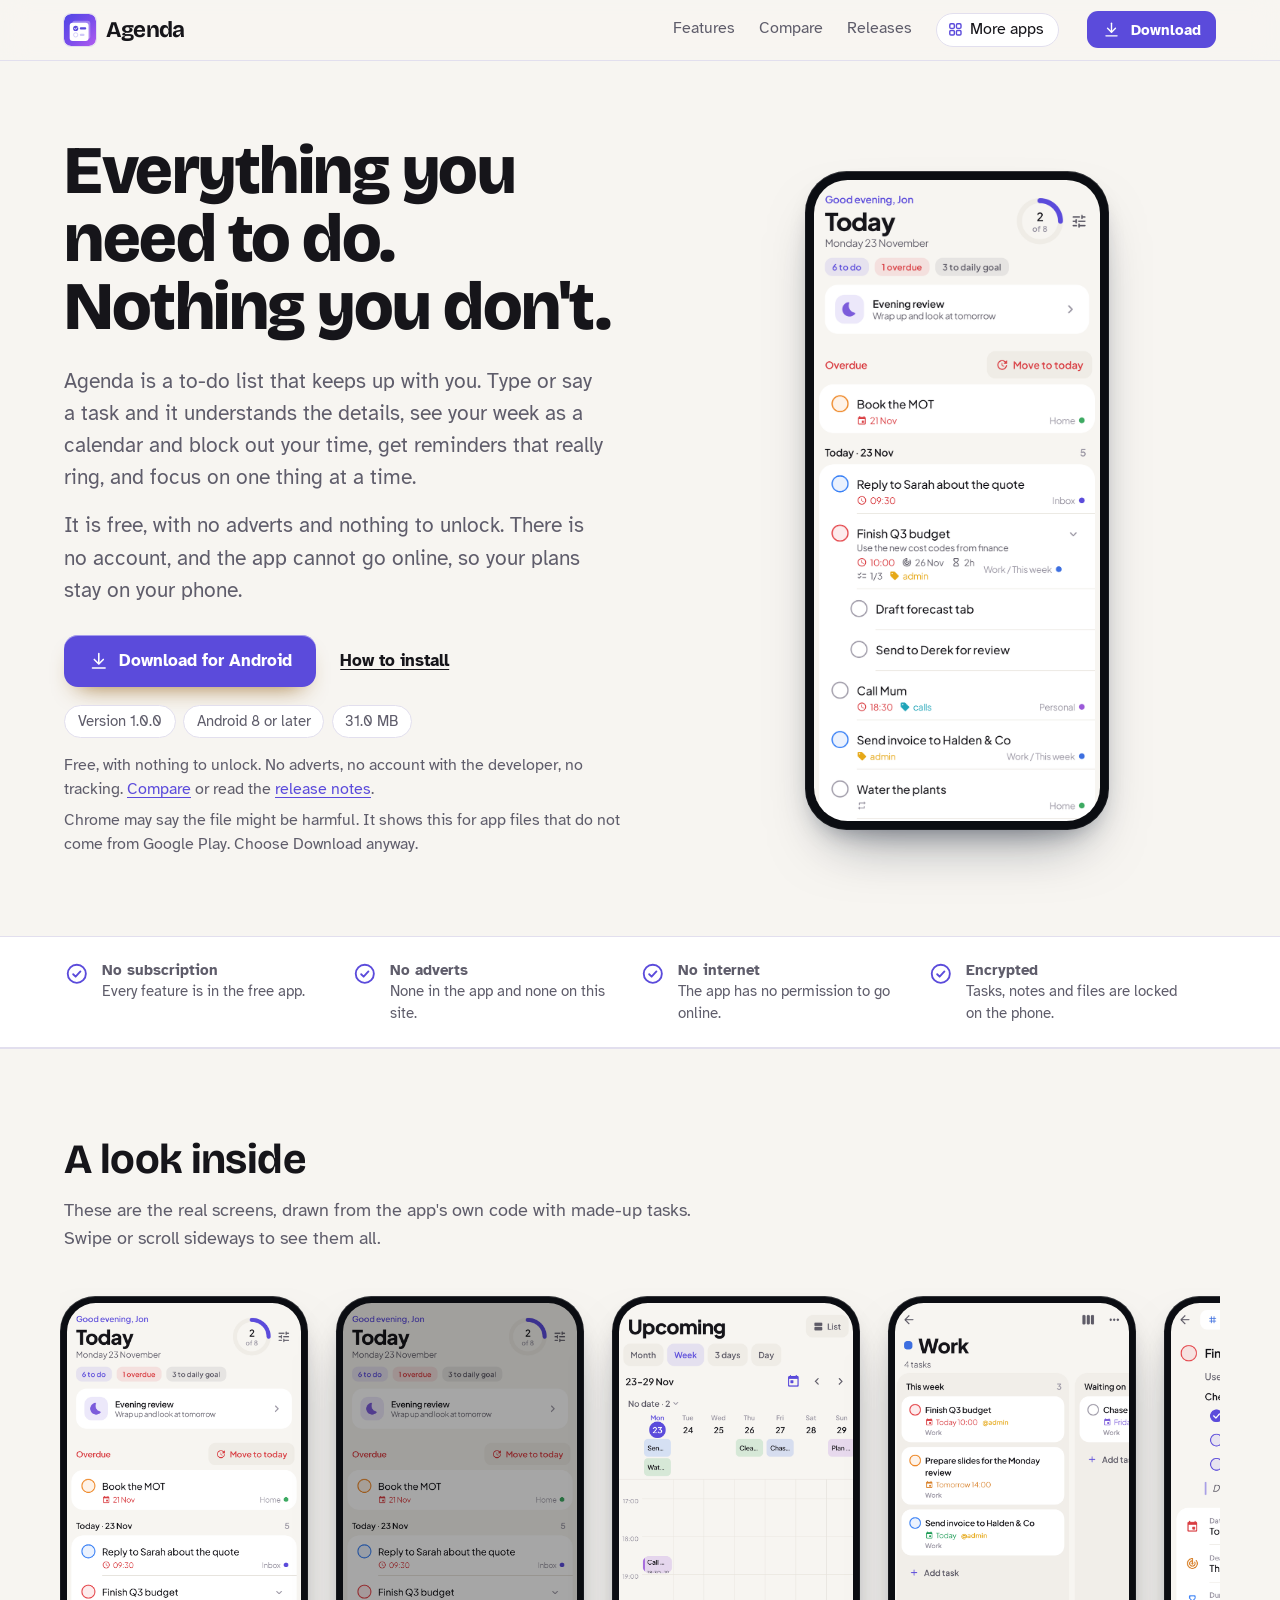
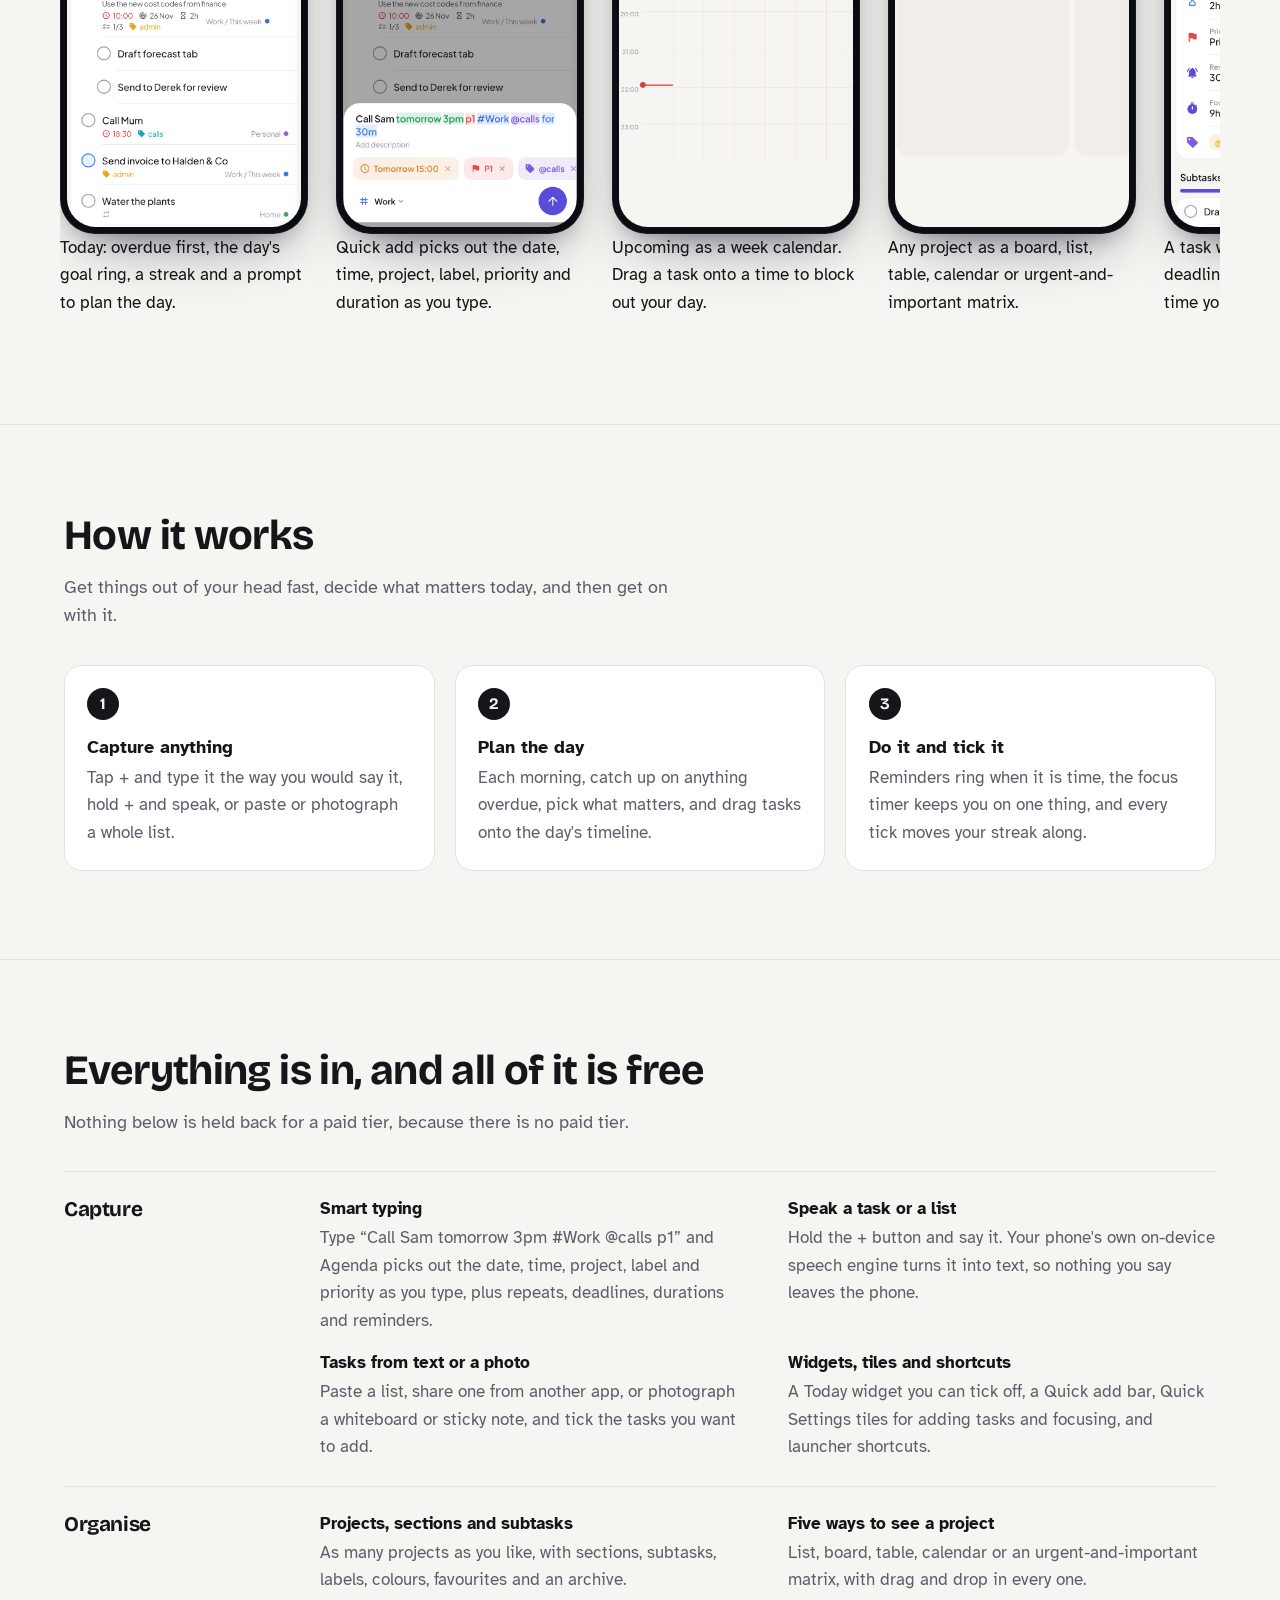
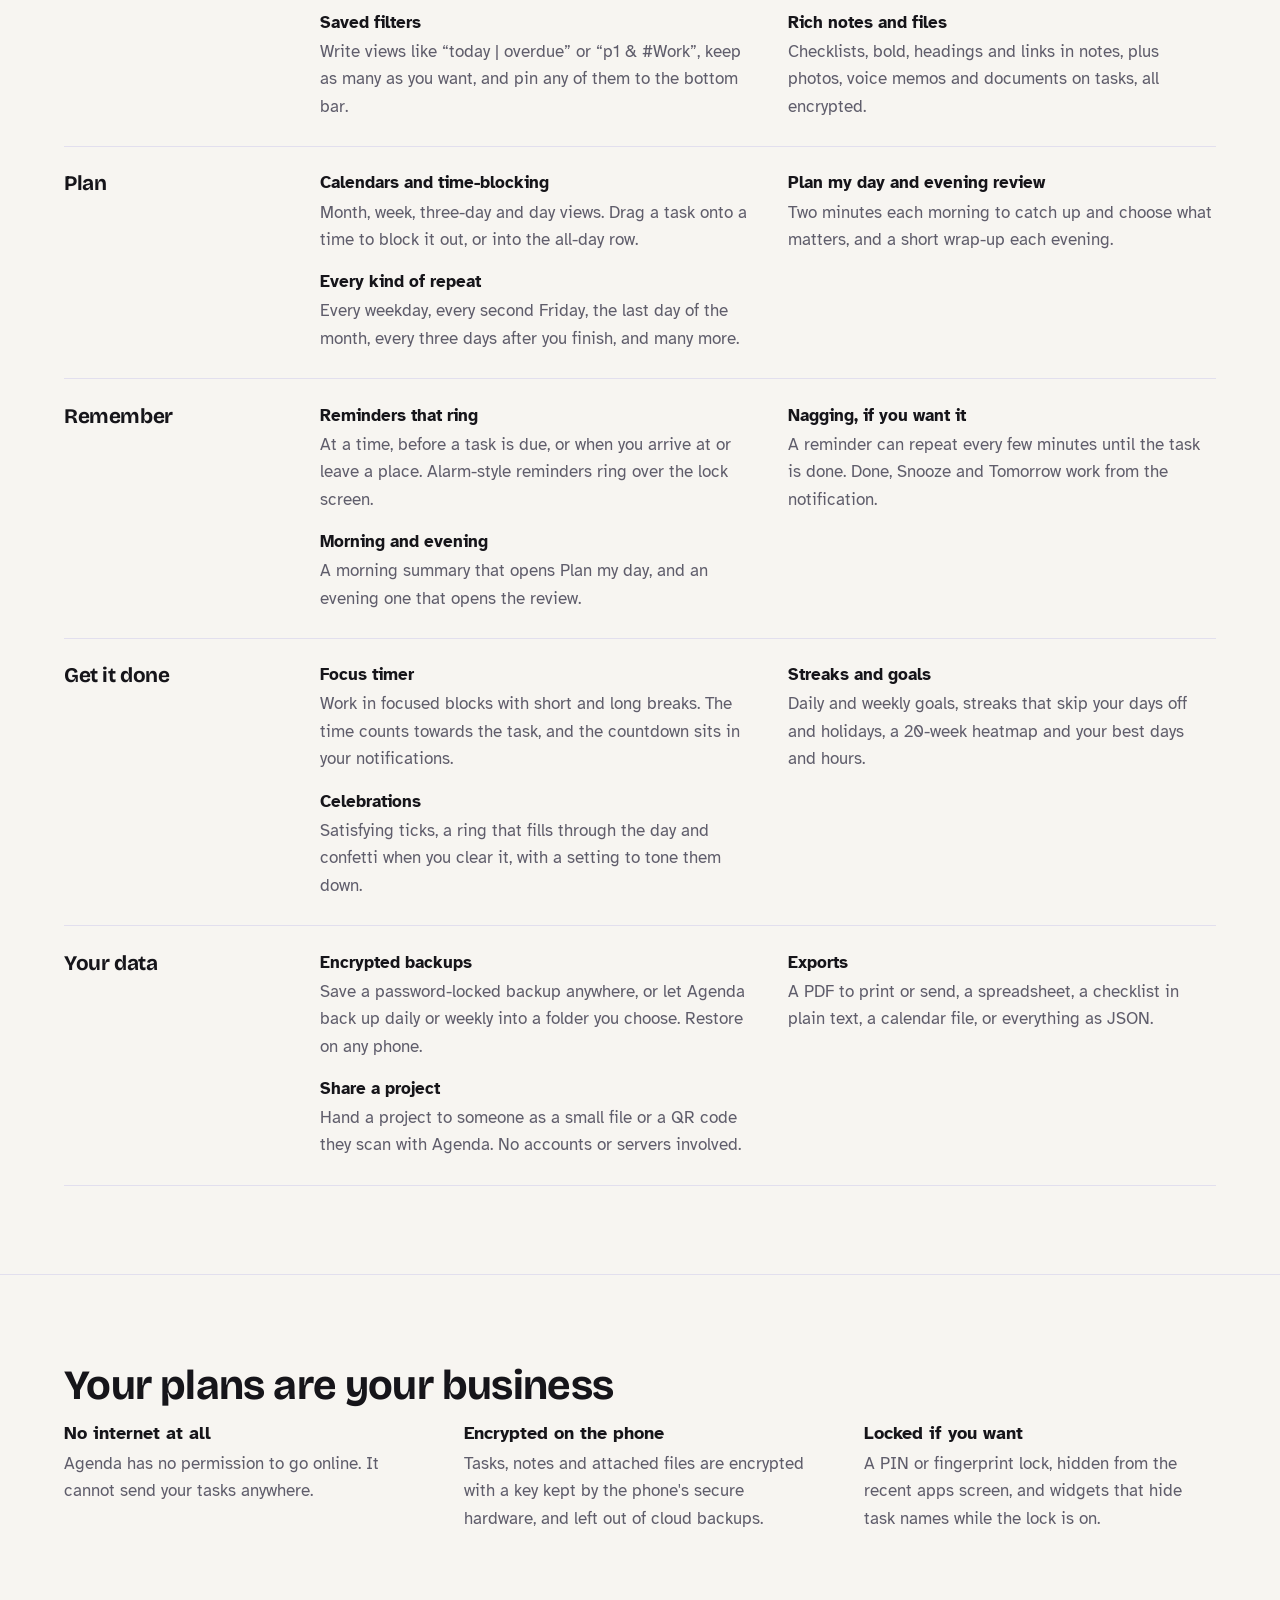
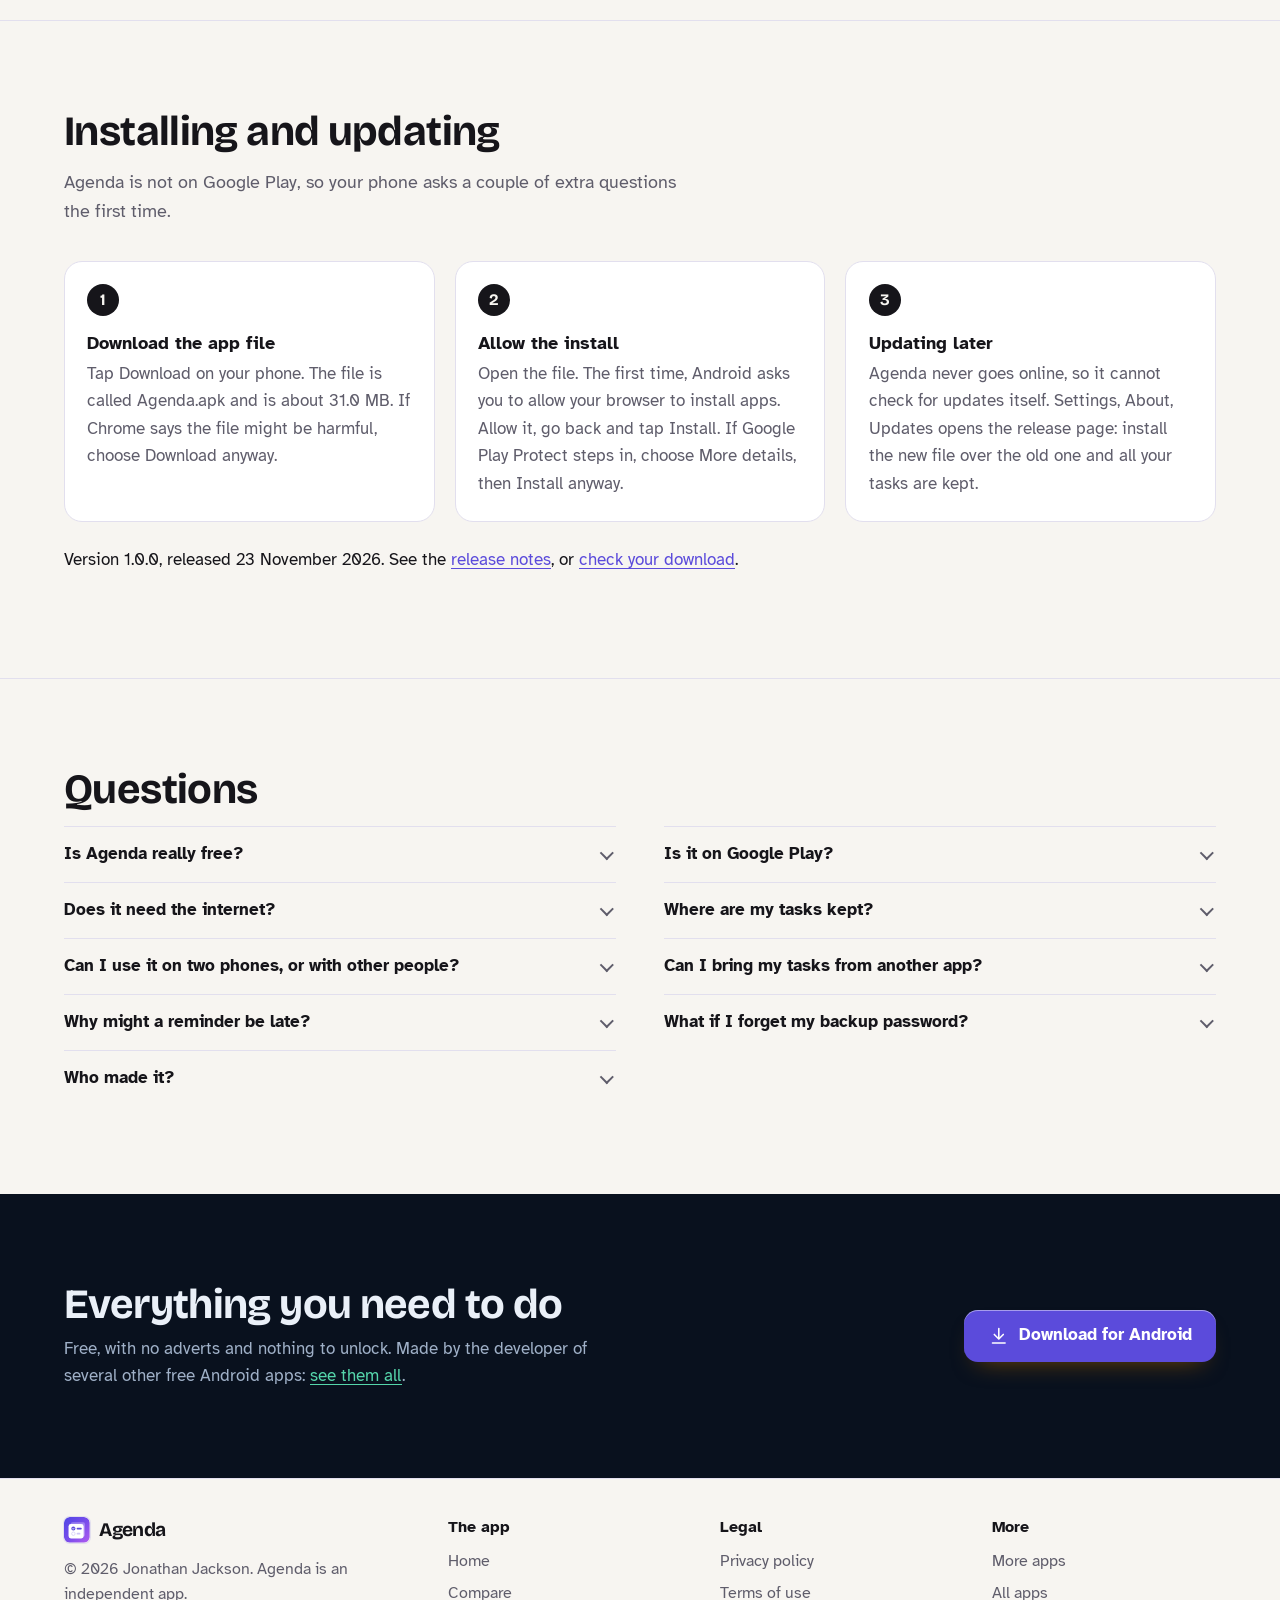
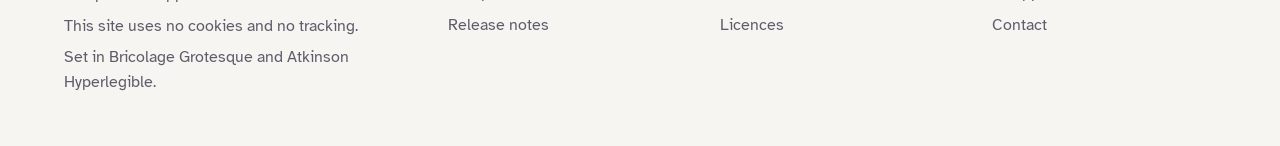
<file: index.html>
<!DOCTYPE html>
<html lang="en-GB">
<head>
<meta charset="utf-8">
<meta name="viewport" content="width=device-width, initial-scale=1">
<title>Agenda: a free, private to-do list and planner for Android</title>
<meta name="description" content="Agenda is a free to-do list for Android: smart typing, voice and photo capture, projects as lists, boards, tables or calendars, time-blocking, reminders that ring, saved filters, a focus timer, streaks, widgets and encrypted backups. No adverts, no account, no internet.">
<meta name="author" content="Jonathan Jackson">
<link rel="canonical" href="https://customgpter.github.io/agenda/">
<meta name="theme-color" content="#f7f5f1" media="(prefers-color-scheme: light)">
<meta name="theme-color" content="#0c0c0f" media="(prefers-color-scheme: dark)">
<meta property="og:type" content="website">
<meta property="og:site_name" content="Agenda">
<meta property="og:title" content="Agenda: a free, private to-do list and planner for Android">
<meta property="og:description" content="Agenda is a free to-do list for Android: smart typing, voice and photo capture, projects as lists, boards, tables or calendars, time-blocking, reminders that ring, saved filters, a focus timer, streaks, widgets and encrypted backups. No adverts, no account, no internet.">
<meta property="og:url" content="https://customgpter.github.io/agenda/">
<meta property="og:image" content="https://customgpter.github.io/agenda/assets/og.png">
<meta property="og:image:width" content="1200">
<meta property="og:image:height" content="630">
<meta property="og:image:alt" content="Agenda&#x27;s Today screen: overdue first, the day&#x27;s goal ring and a plan-my-day prompt">
<meta property="og:locale" content="en_GB">
<meta name="twitter:card" content="summary_large_image">
<link rel="icon" href="./assets/favicon.svg" type="image/svg+xml">
<link rel="apple-touch-icon" href="./assets/apple-touch-icon.png">
<link rel="preload" href="./assets/fonts/bricolage-grotesque-latin.woff2" as="font" type="font/woff2" crossorigin>
<link rel="preload" href="./assets/fonts/atkinson-hyperlegible-latin-400-normal.woff2" as="font" type="font/woff2" crossorigin>
<link rel="stylesheet" href="./assets/site.css?v=1">
<link rel="stylesheet" href="./assets/house.css?v=1">
<link rel="stylesheet" href="./assets/apps-list.css?v=1">
<script src="./assets/apps-list.js?v=1" defer></script>
<script type="application/ld+json">{"@context":"https://schema.org","@type":"SoftwareApplication","name":"Agenda","url":"https://customgpter.github.io/agenda/","description":"Agenda is a free to-do list for Android: smart typing, voice and photo capture, projects as lists, boards, tables or calendars, time-blocking, reminders that ring, saved filters, a focus timer, streaks, widgets and encrypted backups. No adverts, no account, no internet.","applicationCategory":"ProductivityApplication","operatingSystem":"Android 8 or later","softwareVersion":"1.0.0","downloadUrl":"https://github.com/CustomGPTer/agenda/releases/latest/download/Agenda.apk","releaseNotes":"https://customgpter.github.io/agenda/releases.html","offers":{"@type":"Offer","price":"0","priceCurrency":"GBP"},"inLanguage":"en-GB","image":"https://customgpter.github.io/agenda/assets/og.png","featureList":["Smart typing","Speak a task or a list","Tasks from text or a photo","Widgets, tiles and shortcuts","Projects, sections and subtasks","Five ways to see a project","Saved filters","Rich notes and files","Calendars and time-blocking","Plan my day and evening review","Every kind of repeat","Reminders that ring"],"author":{"@type":"Person","name":"Jonathan Jackson"}}</script>
<script type="application/ld+json">{"@context":"https://schema.org","@type":"FAQPage","mainEntity":[{"@type":"Question","name":"Is Agenda really free?","acceptedAnswer":{"@type":"Answer","text":"Yes. There is no paid version, no subscription, no trial and no adverts, and nothing in the app is locked."}},{"@type":"Question","name":"Is it on Google Play?","acceptedAnswer":{"@type":"Answer","text":"No. Agenda is a personal project and is downloaded from this site as an Android app file. It needs Android 8 or later, which covers almost every phone in use."}},{"@type":"Question","name":"Does it need the internet?","acceptedAnswer":{"@type":"Answer","text":"No. The app does not ask Android for internet access at all, so it cannot go online. Voice input uses your phone's on-device speech engine, and photos are read by a text reader built into the app."}},{"@type":"Question","name":"Where are my tasks kept?","acceptedAnswer":{"@type":"Answer","text":"Only on your phone, in an encrypted database whose key is held by the phone's secure hardware. Attached files are encrypted too. Agenda is left out of Google's cloud backups; use its own encrypted backups instead."}},{"@type":"Question","name":"Can I use it on two phones, or with other people?","acceptedAnswer":{"@type":"Answer","text":"There is no syncing, because nothing goes online. You can share a project by file or QR code, and move everything to a new phone with an encrypted backup."}},{"@type":"Question","name":"Can I bring my tasks from another app?","acceptedAnswer":{"@type":"Answer","text":"Agenda has no importer from other apps. Copy your list, open Tasks from text in Browse and paste it: Agenda picks out the tasks and reads dates, projects and labels in each line."}},{"@type":"Question","name":"Why might a reminder be late?","acceptedAnswer":{"@type":"Answer","text":"Some phones hold back alarms to save battery. On Android 12, allow exact reminders in Agenda's settings, and leave Agenda out of battery saving if your phone offers it."}},{"@type":"Question","name":"What if I forget my backup password?","acceptedAnswer":{"@type":"Answer","text":"It cannot be recovered, by anyone. Set a new one in Backup and export and make a fresh backup; older backups still need the old password."}},{"@type":"Question","name":"Who made it?","acceptedAnswer":{"@type":"Answer","text":"Agenda is made by Jonathan Jackson, an independent developer in the United Kingdom. It is not connected with Todoist, TickTick or any other app maker."}}]}</script>
</head>
<body>
<a class="skip" href="#main">Skip to content</a>
<header class="masthead">
<div class="wrap">
<a class="brand" href="./" aria-label="Agenda home"><svg viewBox="0 0 108 108" aria-hidden="true"><defs><linearGradient id="agi" x1="0" y1="0" x2="1" y2="1"><stop offset="0" stop-color="#4f46e5"/><stop offset=".55" stop-color="#7c4deb"/><stop offset="1" stop-color="#b15cf0"/></linearGradient></defs><rect width="108" height="108" rx="24" fill="url(#agi)"/><g transform="translate(54 56) scale(1.45) translate(-52 -56)"><rect x="34" y="33" width="42" height="42" rx="6" fill="#fff" fill-opacity=".3"/><rect x="28" y="38" width="44" height="42" rx="7" fill="#fff"/><circle cx="42" cy="51" r="6" fill="#5b4bdb"/><path d="M39.4 51.2l1.9 1.9 3.4-3.6" stroke="#fff" stroke-width="2.2" fill="none" stroke-linecap="round" stroke-linejoin="round"/><rect x="51.5" y="48.5" width="15" height="5" rx="2.5" fill="#5b4bdb"/><circle cx="42" cy="66" r="5" fill="none" stroke="#cfc8f7" stroke-width="2"/><rect x="51.5" y="63.5" width="11" height="5" rx="2.5" fill="#cfc8f7"/></g></svg><span>Agenda</span></a>
<nav aria-label="Main"><ul><li><a href="./#features">Features</a></li><li><a href="./compare.html">Compare</a></li><li><a href="./releases.html">Releases</a></li><li><a class="more-apps" href="./more-apps.html"><svg class="ico" viewBox="0 0 24 24" aria-hidden="true"><rect x="4" y="4" width="6.5" height="6.5" rx="1.6"/><rect x="13.5" y="4" width="6.5" height="6.5" rx="1.6"/><rect x="4" y="13.5" width="6.5" height="6.5" rx="1.6"/><rect x="13.5" y="13.5" width="6.5" height="6.5" rx="1.6"/></svg>More apps</a></li></ul></nav>
<a class="button small" href="https://github.com/CustomGPTer/agenda/releases/latest/download/Agenda.apk"><svg class="ico" viewBox="0 0 24 24" aria-hidden="true"><path d="M12 4v11"/><path d="M7 10.5l5 5 5-5"/><path d="M5 20h14"/></svg>Download</a>
</div>
</header>
<main id="main">
<div class="hero">
<div class="wrap hero-grid">
<div class="hero-copy">
<h1>Everything you need to do. Nothing you don&#x27;t.</h1>
<p class="lede">Agenda is a to-do list that keeps up with you. Type or say a task and it understands the details, see your week as a calendar and block out your time, get reminders that really ring, and focus on one thing at a time.</p><p class="lede">It is free, with no adverts and nothing to unlock. There is no account, and the app cannot go online, so your plans stay on your phone.</p>

<p class="get" id="download"><a class="button" href="https://github.com/CustomGPTer/agenda/releases/latest/download/Agenda.apk"><svg class="ico" viewBox="0 0 24 24" aria-hidden="true"><path d="M12 4v11"/><path d="M7 10.5l5 5 5-5"/><path d="M5 20h14"/></svg>Download for Android</a><a class="aside" href="#install">How to install</a></p>
<ul class="pills"><li>Version 1.0.0</li><li>Android 8 or later</li><li>31.0 MB</li></ul>
<p class="facts">Free, with nothing to unlock. No adverts, no account with the developer, no tracking. <a href="compare.html">Compare</a> or read the <a href="releases.html">release notes</a>.</p>
<p class="facts">Chrome may say the file might be harmful. It shows this for app files that do not come from Google Play. Choose Download anyway.</p>
</div>
<div class="hero-phone"><div class="phone"><img src="./assets/screens/today.png" alt="Today: overdue first, the day&#x27;s goal ring, a streak and a prompt to plan the day." width="393" height="852" fetchpriority="high"></div></div>
</div>
</div>

<section class="promises" aria-label="In short">
<div class="wrap"><ul><li><svg class="ico" viewBox="0 0 24 24" aria-hidden="true"><circle cx="12" cy="12" r="8.5"/><path d="M8.6 12.4l2.3 2.3 4.5-4.9"/></svg><span><b>No subscription</b><span>Every feature is in the free app.</span></span></li><li><svg class="ico" viewBox="0 0 24 24" aria-hidden="true"><circle cx="12" cy="12" r="8.5"/><path d="M8.6 12.4l2.3 2.3 4.5-4.9"/></svg><span><b>No adverts</b><span>None in the app and none on this site.</span></span></li><li><svg class="ico" viewBox="0 0 24 24" aria-hidden="true"><circle cx="12" cy="12" r="8.5"/><path d="M8.6 12.4l2.3 2.3 4.5-4.9"/></svg><span><b>No internet</b><span>The app has no permission to go online.</span></span></li><li><svg class="ico" viewBox="0 0 24 24" aria-hidden="true"><circle cx="12" cy="12" r="8.5"/><path d="M8.6 12.4l2.3 2.3 4.5-4.9"/></svg><span><b>Encrypted</b><span>Tasks, notes and files are locked on the phone.</span></span></li></ul></div>
</section>

<section id="screens" aria-labelledby="screens-h">
<div class="wrap">
<h2 id="screens-h">A look inside</h2>
<p class="intro">These are the real screens, drawn from the app&#x27;s own code with made-up tasks. Swipe or scroll sideways to see them all.</p>
<div class="gallery" tabindex="0" role="region" aria-label="Screens from Agenda"><figure class="shot"><div class="phone"><img src="./assets/screens/today.png" alt="Today: overdue first, the day&#x27;s goal ring, a streak and a prompt to plan the day." width="393" height="852" loading="eager" decoding="async"></div><figcaption>Today: overdue first, the day&#x27;s goal ring, a streak and a prompt to plan the day.</figcaption></figure><figure class="shot"><div class="phone"><img src="./assets/screens/quick-add.png" alt="Quick add picks out the date, time, project, label, priority and duration as you type." width="393" height="852" loading="eager" decoding="async"></div><figcaption>Quick add picks out the date, time, project, label, priority and duration as you type.</figcaption></figure><figure class="shot"><div class="phone"><img src="./assets/screens/week.png" alt="Upcoming as a week calendar. Drag a task onto a time to block out your day." width="393" height="852" loading="eager" decoding="async"></div><figcaption>Upcoming as a week calendar. Drag a task onto a time to block out your day.</figcaption></figure><figure class="shot"><div class="phone"><img src="./assets/screens/board.png" alt="Any project as a board, list, table, calendar or urgent-and-important matrix." width="393" height="852" loading="eager" decoding="async"></div><figcaption>Any project as a board, list, table, calendar or urgent-and-important matrix.</figcaption></figure><figure class="shot"><div class="phone"><img src="./assets/screens/task.png" alt="A task with checklist notes, a deadline, reminders and the time you have focused on it." width="393" height="852" loading="eager" decoding="async"></div><figcaption>A task with checklist notes, a deadline, reminders and the time you have focused on it.</figcaption></figure><figure class="shot"><div class="phone"><img src="./assets/screens/focus.png" alt="The focus timer, with rounds and breaks, counting time towards the task." width="393" height="852" loading="eager" decoding="async"></div><figcaption>The focus timer, with rounds and breaks, counting time towards the task.</figcaption></figure><figure class="shot"><div class="phone"><img src="./assets/screens/progress.png" alt="Progress: your streak, daily and weekly goals, the last week and a 20-week heatmap." width="393" height="852" loading="eager" decoding="async"></div><figcaption>Progress: your streak, daily and weekly goals, the last week and a 20-week heatmap.</figcaption></figure><figure class="shot"><div class="phone"><img src="./assets/screens/from-text.png" alt="Tasks from text: paste, photograph or say a list and Agenda picks out the tasks." width="393" height="852" loading="eager" decoding="async"></div><figcaption>Tasks from text: paste, photograph or say a list and Agenda picks out the tasks.</figcaption></figure><figure class="shot"><div class="phone"><img src="./assets/screens/plan.png" alt="Plan my day: catch up on anything overdue, pick what matters, then time-block it." width="393" height="852" loading="eager" decoding="async"></div><figcaption>Plan my day: catch up on anything overdue, pick what matters, then time-block it.</figcaption></figure><figure class="shot"><div class="phone"><img src="./assets/screens/backup.png" alt="Encrypted backups to a file or a folder you choose, and exports to PDF, CSV and more." width="393" height="852" loading="eager" decoding="async"></div><figcaption>Encrypted backups to a file or a folder you choose, and exports to PDF, CSV and more.</figcaption></figure></div>
</div>
</section>

<section id="how" aria-labelledby="how-h">
<div class="wrap">
<h2 id="how-h">How it works</h2>
<p class="intro">Get things out of your head fast, decide what matters today, and then get on with it.</p>
<ol class="steps"><li><h3>Capture anything</h3><p>Tap + and type it the way you would say it, hold + and speak, or paste or photograph a whole list.</p></li><li><h3>Plan the day</h3><p>Each morning, catch up on anything overdue, pick what matters, and drag tasks onto the day's timeline.</p></li><li><h3>Do it and tick it</h3><p>Reminders ring when it is time, the focus timer keeps you on one thing, and every tick moves your streak along.</p></li></ol>
</div>
</section>

<section id="features" aria-labelledby="features-h">
<div class="wrap">
<h2 id="features-h">Everything is in, and all of it is free</h2>
<p class="intro">Nothing below is held back for a paid tier, because there is no paid tier.</p>
<div class="groups"><div class="group"><h3>Capture</h3><dl><div><dt>Smart typing</dt><dd>Type &ldquo;Call Sam tomorrow 3pm #Work @calls p1&rdquo; and Agenda picks out the date, time, project, label and priority as you type, plus repeats, deadlines, durations and reminders.</dd></div><div><dt>Speak a task or a list</dt><dd>Hold the + button and say it. Your phone's own on-device speech engine turns it into text, so nothing you say leaves the phone.</dd></div><div><dt>Tasks from text or a photo</dt><dd>Paste a list, share one from another app, or photograph a whiteboard or sticky note, and tick the tasks you want to add.</dd></div><div><dt>Widgets, tiles and shortcuts</dt><dd>A Today widget you can tick off, a Quick add bar, Quick Settings tiles for adding tasks and focusing, and launcher shortcuts.</dd></div></dl></div><div class="group"><h3>Organise</h3><dl><div><dt>Projects, sections and subtasks</dt><dd>As many projects as you like, with sections, subtasks, labels, colours, favourites and an archive.</dd></div><div><dt>Five ways to see a project</dt><dd>List, board, table, calendar or an urgent-and-important matrix, with drag and drop in every one.</dd></div><div><dt>Saved filters</dt><dd>Write views like &ldquo;today | overdue&rdquo; or &ldquo;p1 &amp; #Work&rdquo;, keep as many as you want, and pin any of them to the bottom bar.</dd></div><div><dt>Rich notes and files</dt><dd>Checklists, bold, headings and links in notes, plus photos, voice memos and documents on tasks, all encrypted.</dd></div></dl></div><div class="group"><h3>Plan</h3><dl><div><dt>Calendars and time-blocking</dt><dd>Month, week, three-day and day views. Drag a task onto a time to block it out, or into the all-day row.</dd></div><div><dt>Plan my day and evening review</dt><dd>Two minutes each morning to catch up and choose what matters, and a short wrap-up each evening.</dd></div><div><dt>Every kind of repeat</dt><dd>Every weekday, every second Friday, the last day of the month, every three days after you finish, and many more.</dd></div></dl></div><div class="group"><h3>Remember</h3><dl><div><dt>Reminders that ring</dt><dd>At a time, before a task is due, or when you arrive at or leave a place. Alarm-style reminders ring over the lock screen.</dd></div><div><dt>Nagging, if you want it</dt><dd>A reminder can repeat every few minutes until the task is done. Done, Snooze and Tomorrow work from the notification.</dd></div><div><dt>Morning and evening</dt><dd>A morning summary that opens Plan my day, and an evening one that opens the review.</dd></div></dl></div><div class="group"><h3>Get it done</h3><dl><div><dt>Focus timer</dt><dd>Work in focused blocks with short and long breaks. The time counts towards the task, and the countdown sits in your notifications.</dd></div><div><dt>Streaks and goals</dt><dd>Daily and weekly goals, streaks that skip your days off and holidays, a 20-week heatmap and your best days and hours.</dd></div><div><dt>Celebrations</dt><dd>Satisfying ticks, a ring that fills through the day and confetti when you clear it, with a setting to tone them down.</dd></div></dl></div><div class="group"><h3>Your data</h3><dl><div><dt>Encrypted backups</dt><dd>Save a password-locked backup anywhere, or let Agenda back up daily or weekly into a folder you choose. Restore on any phone.</dd></div><div><dt>Exports</dt><dd>A PDF to print or send, a spreadsheet, a checklist in plain text, a calendar file, or everything as JSON.</dd></div><div><dt>Share a project</dt><dd>Hand a project to someone as a small file or a QR code they scan with Agenda. No accounts or servers involved.</dd></div></dl></div></div>
</div>
</section>

<section id="privacy" aria-labelledby="privacy-h">
<div class="wrap">
<h2 id="privacy-h">Your plans are your business</h2>
<ul class="plain"><li><h3>No internet at all</h3><p>Agenda has no permission to go online. It cannot send your tasks anywhere.</p></li><li><h3>Encrypted on the phone</h3><p>Tasks, notes and attached files are encrypted with a key kept by the phone's secure hardware, and left out of cloud backups.</p></li><li><h3>Locked if you want</h3><p>A PIN or fingerprint lock, hidden from the recent apps screen, and widgets that hide task names while the lock is on.</p></li></ul>
</div>
</section>

<section id="install" aria-labelledby="install-h">
<div class="wrap">
<h2 id="install-h">Installing and updating</h2>
<p class="intro">Agenda is not on Google Play, so your phone asks a couple of extra questions the first time.</p>
<ol class="steps"><li><h3>Download the app file</h3><p>Tap Download on your phone. The file is called Agenda.apk and is about 31.0 MB. If Chrome says the file might be harmful, choose Download anyway.</p></li><li><h3>Allow the install</h3><p>Open the file. The first time, Android asks you to allow your browser to install apps. Allow it, go back and tap Install. If Google Play Protect steps in, choose More details, then Install anyway.</p></li><li><h3>Updating later</h3><p>Agenda never goes online, so it cannot check for updates itself. Settings, About, Updates opens the release page: install the new file over the old one and all your tasks are kept.</p></li></ol>
<p class="after-table">Version 1.0.0, released 23 November 2026. See the <a href="releases.html">release notes</a>, or <a href="releases.html#checking">check your download</a>.</p>
</div>
</section>

<section id="questions" aria-labelledby="questions-h">
<div class="wrap">
<h2 id="questions-h">Questions</h2>
<div class="faq"><details><summary>Is Agenda really free?</summary><p>Yes. There is no paid version, no subscription, no trial and no adverts, and nothing in the app is locked.</p></details><details><summary>Is it on Google Play?</summary><p>No. Agenda is a personal project and is downloaded from this site as an Android app file. It needs Android 8 or later, which covers almost every phone in use.</p></details><details><summary>Does it need the internet?</summary><p>No. The app does not ask Android for internet access at all, so it cannot go online. Voice input uses your phone's on-device speech engine, and photos are read by a text reader built into the app.</p></details><details><summary>Where are my tasks kept?</summary><p>Only on your phone, in an encrypted database whose key is held by the phone's secure hardware. Attached files are encrypted too. Agenda is left out of Google's cloud backups; use its own encrypted backups instead.</p></details><details><summary>Can I use it on two phones, or with other people?</summary><p>There is no syncing, because nothing goes online. You can share a project by file or QR code, and move everything to a new phone with an encrypted backup.</p></details><details><summary>Can I bring my tasks from another app?</summary><p>Agenda has no importer from other apps. Copy your list, open Tasks from text in Browse and paste it: Agenda picks out the tasks and reads dates, projects and labels in each line.</p></details><details><summary>Why might a reminder be late?</summary><p>Some phones hold back alarms to save battery. On Android 12, allow exact reminders in Agenda's settings, and leave Agenda out of battery saving if your phone offers it.</p></details><details><summary>What if I forget my backup password?</summary><p>It cannot be recovered, by anyone. Set a new one in Backup and export and make a fresh backup; older backups still need the old password.</p></details><details><summary>Who made it?</summary><p>Agenda is made by Jonathan Jackson, an independent developer in the United Kingdom. It is not connected with Todoist, TickTick or any other app maker.</p></details></div>
</div>
</section>

<section class="closing" aria-labelledby="closing-h">
<div class="wrap">
<div><h2 id="closing-h">Everything you need to do</h2><p>Free, with no adverts and nothing to unlock. Made by the developer of several other free Android apps: <a href="more-apps.html">see them all</a>.</p></div>
<a class="button" href="https://github.com/CustomGPTer/agenda/releases/latest/download/Agenda.apk"><svg class="ico" viewBox="0 0 24 24" aria-hidden="true"><path d="M12 4v11"/><path d="M7 10.5l5 5 5-5"/><path d="M5 20h14"/></svg>Download for Android</a>
</div>
</section>
</main>
<footer class="colophon">
<div class="wrap">
<div>
<a class="brand" href="./" aria-label="Agenda home"><svg viewBox="0 0 108 108" aria-hidden="true"><defs><linearGradient id="agi" x1="0" y1="0" x2="1" y2="1"><stop offset="0" stop-color="#4f46e5"/><stop offset=".55" stop-color="#7c4deb"/><stop offset="1" stop-color="#b15cf0"/></linearGradient></defs><rect width="108" height="108" rx="24" fill="url(#agi)"/><g transform="translate(54 56) scale(1.45) translate(-52 -56)"><rect x="34" y="33" width="42" height="42" rx="6" fill="#fff" fill-opacity=".3"/><rect x="28" y="38" width="44" height="42" rx="7" fill="#fff"/><circle cx="42" cy="51" r="6" fill="#5b4bdb"/><path d="M39.4 51.2l1.9 1.9 3.4-3.6" stroke="#fff" stroke-width="2.2" fill="none" stroke-linecap="round" stroke-linejoin="round"/><rect x="51.5" y="48.5" width="15" height="5" rx="2.5" fill="#5b4bdb"/><circle cx="42" cy="66" r="5" fill="none" stroke="#cfc8f7" stroke-width="2"/><rect x="51.5" y="63.5" width="11" height="5" rx="2.5" fill="#cfc8f7"/></g></svg><span>Agenda</span></a>
<p>&copy; 2026 Jonathan Jackson. Agenda is an independent app.</p>
<p>This site uses no cookies and no tracking.</p>
<p>Set in Bricolage Grotesque and Atkinson Hyperlegible.</p>
</div>
<nav aria-label="The app"><h2>The app</h2><ul>
<li><a href="./">Home</a></li>
<li><a href="./compare.html">Compare</a></li>
<li><a href="./releases.html">Release notes</a></li>

</ul></nav>
<nav aria-label="Legal"><h2>Legal</h2><ul>
<li><a href="./privacy.html">Privacy policy</a></li>
<li><a href="./terms.html">Terms of use</a></li>
<li><a href="./licences.html">Licences</a></li>
</ul></nav>
<nav aria-label="More"><h2>More</h2><ul>
<li><a href="./more-apps.html">More apps</a></li>
<li><a href="https://customgpter.github.io/">All apps</a></li>
<li><a href="https://github.com/CustomGPTer/agenda/issues">Contact</a></li>
</ul></nav>
</div>
</footer>
</body>
</html>
</file>
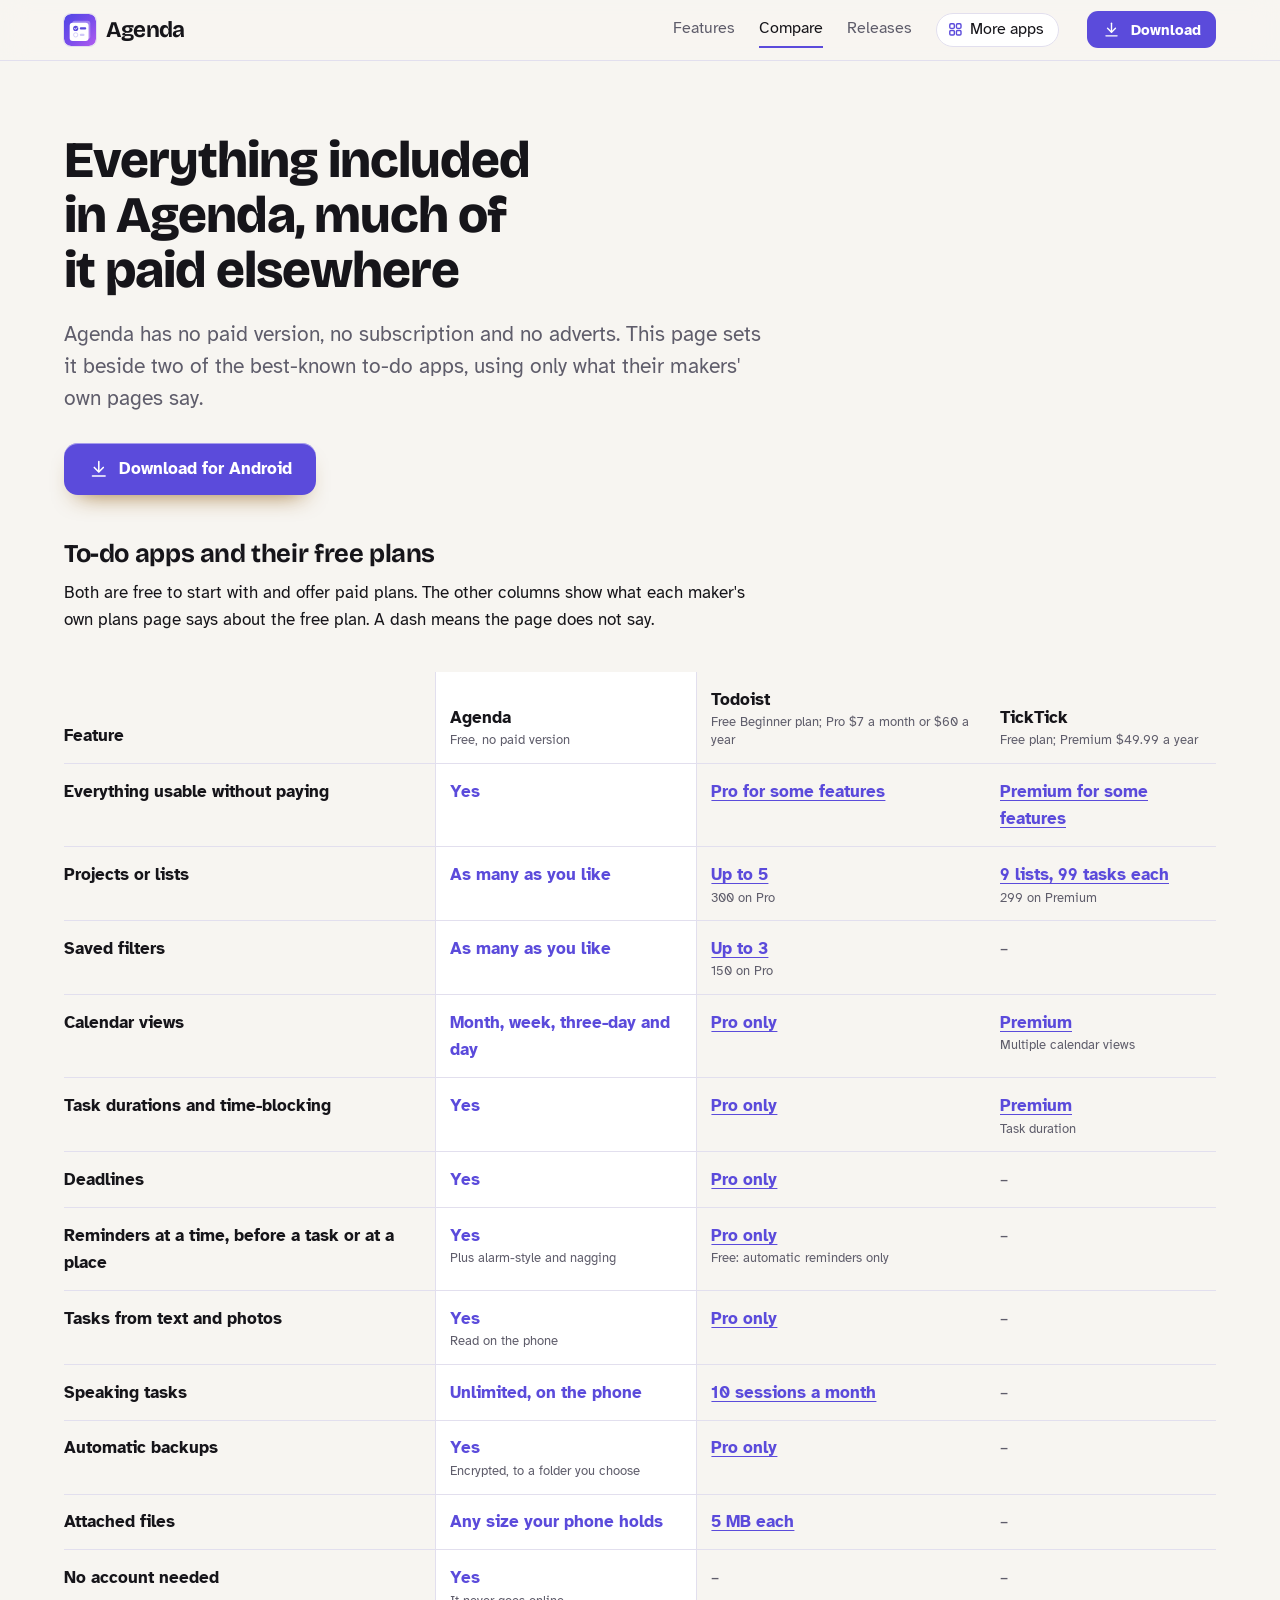
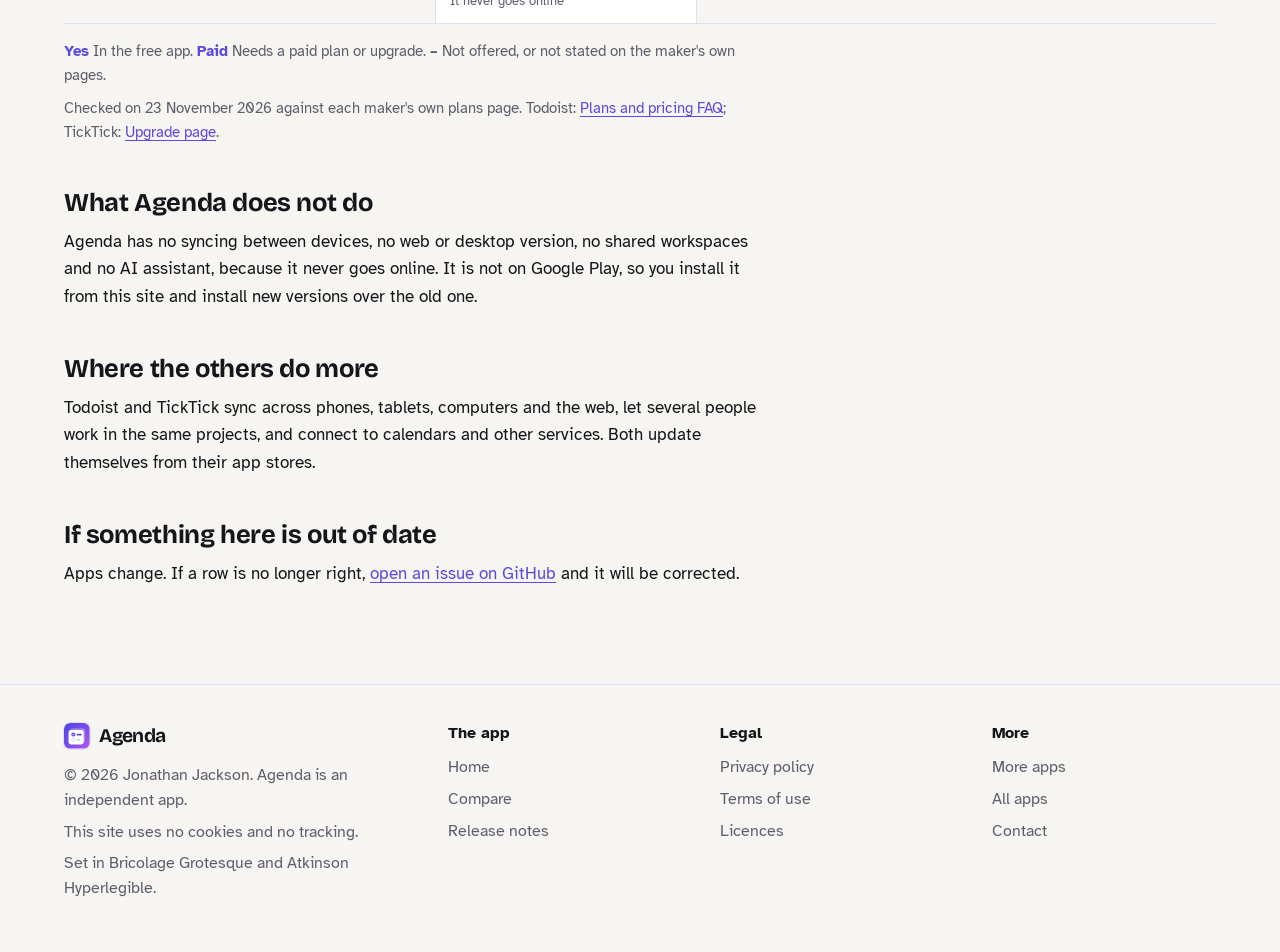
<file: compare.html>
<!DOCTYPE html>
<html lang="en-GB">
<head>
<meta charset="utf-8">
<meta name="viewport" content="width=device-width, initial-scale=1">
<title>Agenda compared with other to-do apps</title>
<meta name="description" content="How Agenda compares with Todoist and TickTick, row by row, with each claim linked to the maker&#x27;s own plans page.">
<meta name="author" content="Jonathan Jackson">
<link rel="canonical" href="https://customgpter.github.io/agenda/compare.html">
<meta name="theme-color" content="#f7f5f1" media="(prefers-color-scheme: light)">
<meta name="theme-color" content="#0c0c0f" media="(prefers-color-scheme: dark)">
<meta property="og:type" content="website">
<meta property="og:site_name" content="Agenda">
<meta property="og:title" content="Agenda compared with other to-do apps">
<meta property="og:description" content="How Agenda compares with Todoist and TickTick, row by row, with each claim linked to the maker&#x27;s own plans page.">
<meta property="og:url" content="https://customgpter.github.io/agenda/compare.html">
<meta property="og:image" content="https://customgpter.github.io/agenda/assets/og.png">
<meta property="og:image:width" content="1200">
<meta property="og:image:height" content="630">
<meta property="og:image:alt" content="Agenda&#x27;s Today screen: overdue first, the day&#x27;s goal ring and a plan-my-day prompt">
<meta property="og:locale" content="en_GB">
<meta name="twitter:card" content="summary_large_image">
<link rel="icon" href="./assets/favicon.svg" type="image/svg+xml">
<link rel="apple-touch-icon" href="./assets/apple-touch-icon.png">
<link rel="preload" href="./assets/fonts/bricolage-grotesque-latin.woff2" as="font" type="font/woff2" crossorigin>
<link rel="preload" href="./assets/fonts/atkinson-hyperlegible-latin-400-normal.woff2" as="font" type="font/woff2" crossorigin>
<link rel="stylesheet" href="./assets/site.css?v=1">
<link rel="stylesheet" href="./assets/house.css?v=1">
<link rel="stylesheet" href="./assets/apps-list.css?v=1">
<script src="./assets/apps-list.js?v=1" defer></script>
</head>
<body>
<a class="skip" href="#main">Skip to content</a>
<header class="masthead">
<div class="wrap">
<a class="brand" href="./" aria-label="Agenda home"><svg viewBox="0 0 108 108" aria-hidden="true"><defs><linearGradient id="agi" x1="0" y1="0" x2="1" y2="1"><stop offset="0" stop-color="#4f46e5"/><stop offset=".55" stop-color="#7c4deb"/><stop offset="1" stop-color="#b15cf0"/></linearGradient></defs><rect width="108" height="108" rx="24" fill="url(#agi)"/><g transform="translate(54 56) scale(1.45) translate(-52 -56)"><rect x="34" y="33" width="42" height="42" rx="6" fill="#fff" fill-opacity=".3"/><rect x="28" y="38" width="44" height="42" rx="7" fill="#fff"/><circle cx="42" cy="51" r="6" fill="#5b4bdb"/><path d="M39.4 51.2l1.9 1.9 3.4-3.6" stroke="#fff" stroke-width="2.2" fill="none" stroke-linecap="round" stroke-linejoin="round"/><rect x="51.5" y="48.5" width="15" height="5" rx="2.5" fill="#5b4bdb"/><circle cx="42" cy="66" r="5" fill="none" stroke="#cfc8f7" stroke-width="2"/><rect x="51.5" y="63.5" width="11" height="5" rx="2.5" fill="#cfc8f7"/></g></svg><span>Agenda</span></a>
<nav aria-label="Main"><ul><li><a href="./#features">Features</a></li><li><a href="./compare.html" aria-current="page">Compare</a></li><li><a href="./releases.html">Releases</a></li><li><a class="more-apps" href="./more-apps.html"><svg class="ico" viewBox="0 0 24 24" aria-hidden="true"><rect x="4" y="4" width="6.5" height="6.5" rx="1.6"/><rect x="13.5" y="4" width="6.5" height="6.5" rx="1.6"/><rect x="4" y="13.5" width="6.5" height="6.5" rx="1.6"/><rect x="13.5" y="13.5" width="6.5" height="6.5" rx="1.6"/></svg>More apps</a></li></ul></nav>
<a class="button small" href="https://github.com/CustomGPTer/agenda/releases/latest/download/Agenda.apk"><svg class="ico" viewBox="0 0 24 24" aria-hidden="true"><path d="M12 4v11"/><path d="M7 10.5l5 5 5-5"/><path d="M5 20h14"/></svg>Download</a>
</div>
</header>
<main id="main" class="doc">
<div class="wrap">
<div class="measure">
<h1>Everything included in Agenda, much of it paid elsewhere</h1>
<p class="lede">Agenda has no paid version, no subscription and no adverts. This page sets it beside two of the best-known to-do apps, using only what their makers' own pages say.</p>
<p class="get"><a class="button" href="https://github.com/CustomGPTer/agenda/releases/latest/download/Agenda.apk"><svg class="ico" viewBox="0 0 24 24" aria-hidden="true"><path d="M12 4v11"/><path d="M7 10.5l5 5 5-5"/><path d="M5 20h14"/></svg>Download for Android</a></p>
<h2 id="table">To-do apps and their free plans</h2>
<p>Both are free to start with and offer paid plans. The other columns show what each maker's own plans page says about the free plan. A dash means the page does not say.</p>
</div>
<div class="scroll">
<table class="cmp">
<thead><tr><th scope="col">Feature</th><th scope="col" class="ours">Agenda<small>Free, no paid version</small></th><th scope="col">Todoist<small>Free Beginner plan; Pro $7 a month or $60 a year</small></th><th scope="col">TickTick<small>Free plan; Premium $49.99 a year</small></th></tr></thead>
<tbody>
<tr><th scope="row">Everything usable without paying</th><td class="yes ours"><span class="app">Agenda</span><span class="v">Yes</span></td><td class="pay"><span class="app">Todoist</span><span class="v"><a href="https://www.todoist.com/help/articles/todoist-plans-pricing-and-billing-faq-Vq2z0HWL6">Pro for some features</a></span></td><td class="pay"><span class="app">TickTick</span><span class="v"><a href="https://ticktick.com/upgrade">Premium for some features</a></span></td></tr>
<tr><th scope="row">Projects or lists</th><td class="yes ours"><span class="app">Agenda</span><span class="v">As many as you like</span></td><td class="pay"><span class="app">Todoist</span><span class="v"><a href="https://www.todoist.com/help/articles/todoist-plans-pricing-and-billing-faq-Vq2z0HWL6">Up to 5</a><small>300 on Pro</small></span></td><td class="pay"><span class="app">TickTick</span><span class="v"><a href="https://ticktick.com/upgrade">9 lists, 99 tasks each</a><small>299 on Premium</small></span></td></tr>
<tr><th scope="row">Saved filters</th><td class="yes ours"><span class="app">Agenda</span><span class="v">As many as you like</span></td><td class="pay"><span class="app">Todoist</span><span class="v"><a href="https://www.todoist.com/help/articles/todoist-plans-pricing-and-billing-faq-Vq2z0HWL6">Up to 3</a><small>150 on Pro</small></span></td><td class="na"><span class="app">TickTick</span><span class="v">&ndash;</span></td></tr>
<tr><th scope="row">Calendar views</th><td class="yes ours"><span class="app">Agenda</span><span class="v">Month, week, three-day and day</span></td><td class="pay"><span class="app">Todoist</span><span class="v"><a href="https://www.todoist.com/help/articles/todoist-plans-pricing-and-billing-faq-Vq2z0HWL6">Pro only</a></span></td><td class="pay"><span class="app">TickTick</span><span class="v"><a href="https://ticktick.com/upgrade">Premium</a><small>Multiple calendar views</small></span></td></tr>
<tr><th scope="row">Task durations and time-blocking</th><td class="yes ours"><span class="app">Agenda</span><span class="v">Yes</span></td><td class="pay"><span class="app">Todoist</span><span class="v"><a href="https://www.todoist.com/help/articles/todoist-plans-pricing-and-billing-faq-Vq2z0HWL6">Pro only</a></span></td><td class="pay"><span class="app">TickTick</span><span class="v"><a href="https://ticktick.com/upgrade">Premium</a><small>Task duration</small></span></td></tr>
<tr><th scope="row">Deadlines</th><td class="yes ours"><span class="app">Agenda</span><span class="v">Yes</span></td><td class="pay"><span class="app">Todoist</span><span class="v"><a href="https://www.todoist.com/help/articles/todoist-plans-pricing-and-billing-faq-Vq2z0HWL6">Pro only</a></span></td><td class="na"><span class="app">TickTick</span><span class="v">&ndash;</span></td></tr>
<tr><th scope="row">Reminders at a time, before a task or at a place</th><td class="yes ours"><span class="app">Agenda</span><span class="v">Yes<small>Plus alarm-style and nagging</small></span></td><td class="pay"><span class="app">Todoist</span><span class="v"><a href="https://www.todoist.com/help/articles/todoist-plans-pricing-and-billing-faq-Vq2z0HWL6">Pro only</a><small>Free: automatic reminders only</small></span></td><td class="na"><span class="app">TickTick</span><span class="v">&ndash;</span></td></tr>
<tr><th scope="row">Tasks from text and photos</th><td class="yes ours"><span class="app">Agenda</span><span class="v">Yes<small>Read on the phone</small></span></td><td class="pay"><span class="app">Todoist</span><span class="v"><a href="https://www.todoist.com/help/articles/todoist-plans-pricing-and-billing-faq-Vq2z0HWL6">Pro only</a></span></td><td class="na"><span class="app">TickTick</span><span class="v">&ndash;</span></td></tr>
<tr><th scope="row">Speaking tasks</th><td class="yes ours"><span class="app">Agenda</span><span class="v">Unlimited, on the phone</span></td><td class="pay"><span class="app">Todoist</span><span class="v"><a href="https://www.todoist.com/help/articles/todoist-plans-pricing-and-billing-faq-Vq2z0HWL6">10 sessions a month</a></span></td><td class="na"><span class="app">TickTick</span><span class="v">&ndash;</span></td></tr>
<tr><th scope="row">Automatic backups</th><td class="yes ours"><span class="app">Agenda</span><span class="v">Yes<small>Encrypted, to a folder you choose</small></span></td><td class="pay"><span class="app">Todoist</span><span class="v"><a href="https://www.todoist.com/help/articles/todoist-plans-pricing-and-billing-faq-Vq2z0HWL6">Pro only</a></span></td><td class="na"><span class="app">TickTick</span><span class="v">&ndash;</span></td></tr>
<tr><th scope="row">Attached files</th><td class="yes ours"><span class="app">Agenda</span><span class="v">Any size your phone holds</span></td><td class="pay"><span class="app">Todoist</span><span class="v"><a href="https://www.todoist.com/help/articles/todoist-plans-pricing-and-billing-faq-Vq2z0HWL6">5 MB each</a></span></td><td class="na"><span class="app">TickTick</span><span class="v">&ndash;</span></td></tr>
<tr><th scope="row">No account needed</th><td class="yes ours"><span class="app">Agenda</span><span class="v">Yes<small>It never goes online</small></span></td><td class="na"><span class="app">Todoist</span><span class="v">&ndash;</span></td><td class="na"><span class="app">TickTick</span><span class="v">&ndash;</span></td></tr>
</tbody>
</table>
</div>
<div class="measure">
<p class="key"><strong class="yes">Yes</strong> In the free app. <strong class="pay">Paid</strong> Needs a paid plan or upgrade. <strong>&ndash;</strong> Not offered, or not stated on the maker's own pages.</p>
<p class="key">Checked on 23 November 2026 against each maker's own plans page. Todoist: <a href="https://www.todoist.com/help/articles/todoist-plans-pricing-and-billing-faq-Vq2z0HWL6">Plans and pricing FAQ</a>; TickTick: <a href="https://ticktick.com/upgrade">Upgrade page</a>.</p>
<h2>What Agenda does not do</h2><p>Agenda has no syncing between devices, no web or desktop version, no shared workspaces and no AI assistant, because it never goes online. It is not on Google Play, so you install it from this site and install new versions over the old one.</p><h2>Where the others do more</h2><p>Todoist and TickTick sync across phones, tablets, computers and the web, let several people work in the same projects, and connect to calendars and other services. Both update themselves from their app stores.</p>
<h2 id="wrong">If something here is out of date</h2>
<p>Apps change. If a row is no longer right, <a href="https://github.com/CustomGPTer/agenda/issues">open an issue on GitHub</a> and it will be corrected.</p>
</div>
</div>
</main>
<footer class="colophon">
<div class="wrap">
<div>
<a class="brand" href="./" aria-label="Agenda home"><svg viewBox="0 0 108 108" aria-hidden="true"><defs><linearGradient id="agi" x1="0" y1="0" x2="1" y2="1"><stop offset="0" stop-color="#4f46e5"/><stop offset=".55" stop-color="#7c4deb"/><stop offset="1" stop-color="#b15cf0"/></linearGradient></defs><rect width="108" height="108" rx="24" fill="url(#agi)"/><g transform="translate(54 56) scale(1.45) translate(-52 -56)"><rect x="34" y="33" width="42" height="42" rx="6" fill="#fff" fill-opacity=".3"/><rect x="28" y="38" width="44" height="42" rx="7" fill="#fff"/><circle cx="42" cy="51" r="6" fill="#5b4bdb"/><path d="M39.4 51.2l1.9 1.9 3.4-3.6" stroke="#fff" stroke-width="2.2" fill="none" stroke-linecap="round" stroke-linejoin="round"/><rect x="51.5" y="48.5" width="15" height="5" rx="2.5" fill="#5b4bdb"/><circle cx="42" cy="66" r="5" fill="none" stroke="#cfc8f7" stroke-width="2"/><rect x="51.5" y="63.5" width="11" height="5" rx="2.5" fill="#cfc8f7"/></g></svg><span>Agenda</span></a>
<p>&copy; 2026 Jonathan Jackson. Agenda is an independent app.</p>
<p>This site uses no cookies and no tracking.</p>
<p>Set in Bricolage Grotesque and Atkinson Hyperlegible.</p>
</div>
<nav aria-label="The app"><h2>The app</h2><ul>
<li><a href="./">Home</a></li>
<li><a href="./compare.html">Compare</a></li>
<li><a href="./releases.html">Release notes</a></li>

</ul></nav>
<nav aria-label="Legal"><h2>Legal</h2><ul>
<li><a href="./privacy.html">Privacy policy</a></li>
<li><a href="./terms.html">Terms of use</a></li>
<li><a href="./licences.html">Licences</a></li>
</ul></nav>
<nav aria-label="More"><h2>More</h2><ul>
<li><a href="./more-apps.html">More apps</a></li>
<li><a href="https://customgpter.github.io/">All apps</a></li>
<li><a href="https://github.com/CustomGPTer/agenda/issues">Contact</a></li>
</ul></nav>
</div>
</footer>
</body>
</html>
</file>
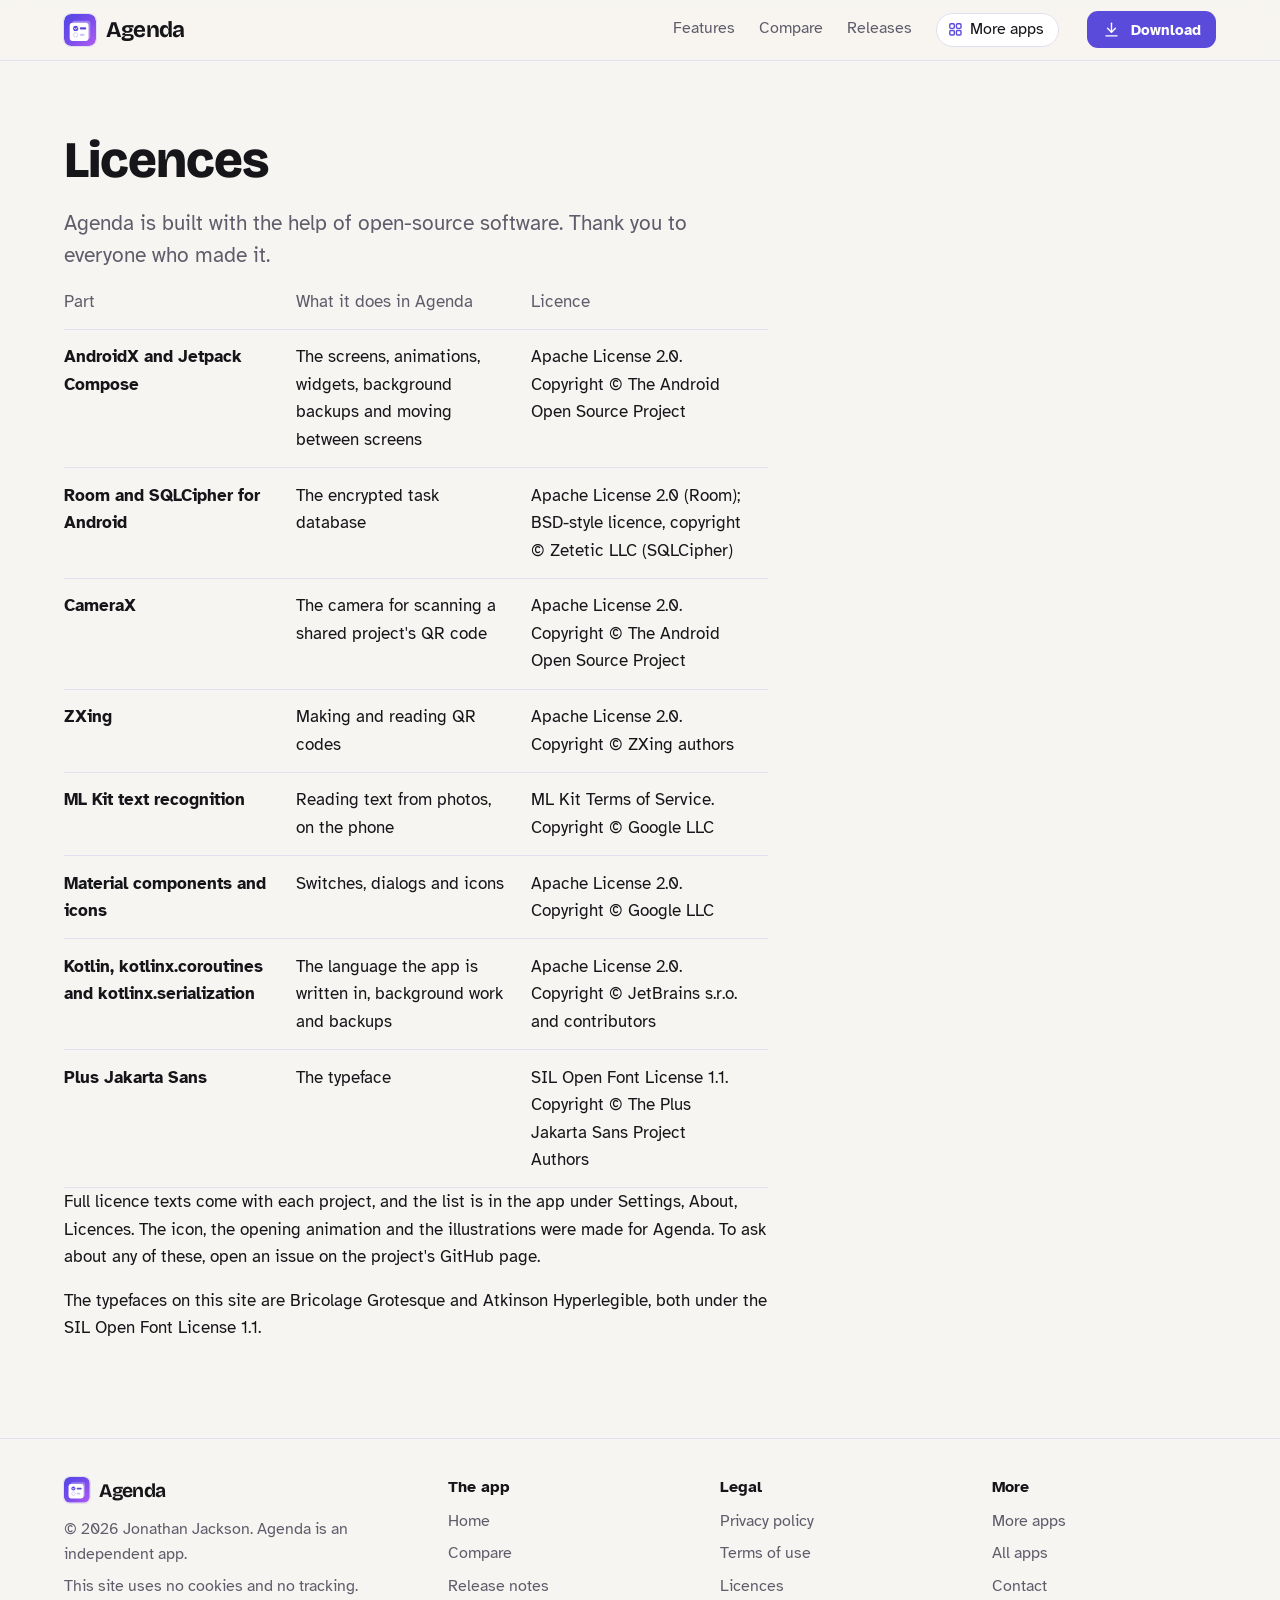
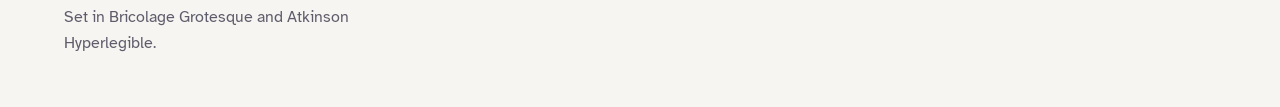
<file: licences.html>
<!DOCTYPE html>
<html lang="en-GB">
<head>
<meta charset="utf-8">
<meta name="viewport" content="width=device-width, initial-scale=1">
<title>Agenda licences</title>
<meta name="description" content="The open-source parts inside Agenda and their licences.">
<meta name="author" content="Jonathan Jackson">
<link rel="canonical" href="https://customgpter.github.io/agenda/licences.html">
<meta name="theme-color" content="#f7f5f1" media="(prefers-color-scheme: light)">
<meta name="theme-color" content="#0c0c0f" media="(prefers-color-scheme: dark)">
<meta property="og:type" content="website">
<meta property="og:site_name" content="Agenda">
<meta property="og:title" content="Agenda licences">
<meta property="og:description" content="The open-source parts inside Agenda and their licences.">
<meta property="og:url" content="https://customgpter.github.io/agenda/licences.html">
<meta property="og:image" content="https://customgpter.github.io/agenda/assets/og.png">
<meta property="og:image:width" content="1200">
<meta property="og:image:height" content="630">
<meta property="og:image:alt" content="Agenda&#x27;s Today screen: overdue first, the day&#x27;s goal ring and a plan-my-day prompt">
<meta property="og:locale" content="en_GB">
<meta name="twitter:card" content="summary_large_image">
<link rel="icon" href="./assets/favicon.svg" type="image/svg+xml">
<link rel="apple-touch-icon" href="./assets/apple-touch-icon.png">
<link rel="preload" href="./assets/fonts/bricolage-grotesque-latin.woff2" as="font" type="font/woff2" crossorigin>
<link rel="preload" href="./assets/fonts/atkinson-hyperlegible-latin-400-normal.woff2" as="font" type="font/woff2" crossorigin>
<link rel="stylesheet" href="./assets/site.css?v=1">
<link rel="stylesheet" href="./assets/house.css?v=1">
<link rel="stylesheet" href="./assets/apps-list.css?v=1">
<script src="./assets/apps-list.js?v=1" defer></script>
</head>
<body>
<a class="skip" href="#main">Skip to content</a>
<header class="masthead">
<div class="wrap">
<a class="brand" href="./" aria-label="Agenda home"><svg viewBox="0 0 108 108" aria-hidden="true"><defs><linearGradient id="agi" x1="0" y1="0" x2="1" y2="1"><stop offset="0" stop-color="#4f46e5"/><stop offset=".55" stop-color="#7c4deb"/><stop offset="1" stop-color="#b15cf0"/></linearGradient></defs><rect width="108" height="108" rx="24" fill="url(#agi)"/><g transform="translate(54 56) scale(1.45) translate(-52 -56)"><rect x="34" y="33" width="42" height="42" rx="6" fill="#fff" fill-opacity=".3"/><rect x="28" y="38" width="44" height="42" rx="7" fill="#fff"/><circle cx="42" cy="51" r="6" fill="#5b4bdb"/><path d="M39.4 51.2l1.9 1.9 3.4-3.6" stroke="#fff" stroke-width="2.2" fill="none" stroke-linecap="round" stroke-linejoin="round"/><rect x="51.5" y="48.5" width="15" height="5" rx="2.5" fill="#5b4bdb"/><circle cx="42" cy="66" r="5" fill="none" stroke="#cfc8f7" stroke-width="2"/><rect x="51.5" y="63.5" width="11" height="5" rx="2.5" fill="#cfc8f7"/></g></svg><span>Agenda</span></a>
<nav aria-label="Main"><ul><li><a href="./#features">Features</a></li><li><a href="./compare.html">Compare</a></li><li><a href="./releases.html">Releases</a></li><li><a class="more-apps" href="./more-apps.html"><svg class="ico" viewBox="0 0 24 24" aria-hidden="true"><rect x="4" y="4" width="6.5" height="6.5" rx="1.6"/><rect x="13.5" y="4" width="6.5" height="6.5" rx="1.6"/><rect x="4" y="13.5" width="6.5" height="6.5" rx="1.6"/><rect x="13.5" y="13.5" width="6.5" height="6.5" rx="1.6"/></svg>More apps</a></li></ul></nav>
<a class="button small" href="https://github.com/CustomGPTer/agenda/releases/latest/download/Agenda.apk"><svg class="ico" viewBox="0 0 24 24" aria-hidden="true"><path d="M12 4v11"/><path d="M7 10.5l5 5 5-5"/><path d="M5 20h14"/></svg>Download</a>
</div>
</header>
<main id="main" class="doc">
<div class="wrap">
<div class="measure">
<h1>Licences</h1>
<p class="lede">Agenda is built with the help of open-source software. Thank you to everyone who made it.</p>
<div class="scroll"><table><thead><tr><th scope="col">Part</th><th scope="col">What it does in Agenda</th><th scope="col">Licence</th></tr></thead><tbody><tr><th scope="row">AndroidX and Jetpack Compose</th><td>The screens, animations, widgets, background backups and moving between screens</td><td>Apache License 2.0. Copyright &copy; The Android Open Source Project</td></tr><tr><th scope="row">Room and SQLCipher for Android</th><td>The encrypted task database</td><td>Apache License 2.0 (Room); BSD-style licence, copyright &copy; Zetetic LLC (SQLCipher)</td></tr><tr><th scope="row">CameraX</th><td>The camera for scanning a shared project's QR code</td><td>Apache License 2.0. Copyright &copy; The Android Open Source Project</td></tr><tr><th scope="row">ZXing</th><td>Making and reading QR codes</td><td>Apache License 2.0. Copyright &copy; ZXing authors</td></tr><tr><th scope="row">ML Kit text recognition</th><td>Reading text from photos, on the phone</td><td>ML Kit Terms of Service. Copyright &copy; Google LLC</td></tr><tr><th scope="row">Material components and icons</th><td>Switches, dialogs and icons</td><td>Apache License 2.0. Copyright &copy; Google LLC</td></tr><tr><th scope="row">Kotlin, kotlinx.coroutines and kotlinx.serialization</th><td>The language the app is written in, background work and backups</td><td>Apache License 2.0. Copyright &copy; JetBrains s.r.o. and contributors</td></tr><tr><th scope="row">Plus Jakarta Sans</th><td>The typeface</td><td>SIL Open Font License 1.1. Copyright &copy; The Plus Jakarta Sans Project Authors</td></tr></tbody></table></div>
<p>Full licence texts come with each project, and the list is in the app under Settings, About, Licences. The icon, the opening animation and the illustrations were made for Agenda. To ask about any of these, open an issue on the project's GitHub page.</p>
<p>The typefaces on this site are Bricolage Grotesque and Atkinson Hyperlegible, both under the SIL Open Font License 1.1.</p>
</div>
</div>
</main>
<footer class="colophon">
<div class="wrap">
<div>
<a class="brand" href="./" aria-label="Agenda home"><svg viewBox="0 0 108 108" aria-hidden="true"><defs><linearGradient id="agi" x1="0" y1="0" x2="1" y2="1"><stop offset="0" stop-color="#4f46e5"/><stop offset=".55" stop-color="#7c4deb"/><stop offset="1" stop-color="#b15cf0"/></linearGradient></defs><rect width="108" height="108" rx="24" fill="url(#agi)"/><g transform="translate(54 56) scale(1.45) translate(-52 -56)"><rect x="34" y="33" width="42" height="42" rx="6" fill="#fff" fill-opacity=".3"/><rect x="28" y="38" width="44" height="42" rx="7" fill="#fff"/><circle cx="42" cy="51" r="6" fill="#5b4bdb"/><path d="M39.4 51.2l1.9 1.9 3.4-3.6" stroke="#fff" stroke-width="2.2" fill="none" stroke-linecap="round" stroke-linejoin="round"/><rect x="51.5" y="48.5" width="15" height="5" rx="2.5" fill="#5b4bdb"/><circle cx="42" cy="66" r="5" fill="none" stroke="#cfc8f7" stroke-width="2"/><rect x="51.5" y="63.5" width="11" height="5" rx="2.5" fill="#cfc8f7"/></g></svg><span>Agenda</span></a>
<p>&copy; 2026 Jonathan Jackson. Agenda is an independent app.</p>
<p>This site uses no cookies and no tracking.</p>
<p>Set in Bricolage Grotesque and Atkinson Hyperlegible.</p>
</div>
<nav aria-label="The app"><h2>The app</h2><ul>
<li><a href="./">Home</a></li>
<li><a href="./compare.html">Compare</a></li>
<li><a href="./releases.html">Release notes</a></li>

</ul></nav>
<nav aria-label="Legal"><h2>Legal</h2><ul>
<li><a href="./privacy.html">Privacy policy</a></li>
<li><a href="./terms.html">Terms of use</a></li>
<li><a href="./licences.html">Licences</a></li>
</ul></nav>
<nav aria-label="More"><h2>More</h2><ul>
<li><a href="./more-apps.html">More apps</a></li>
<li><a href="https://customgpter.github.io/">All apps</a></li>
<li><a href="https://github.com/CustomGPTer/agenda/issues">Contact</a></li>
</ul></nav>
</div>
</footer>
</body>
</html>
</file>
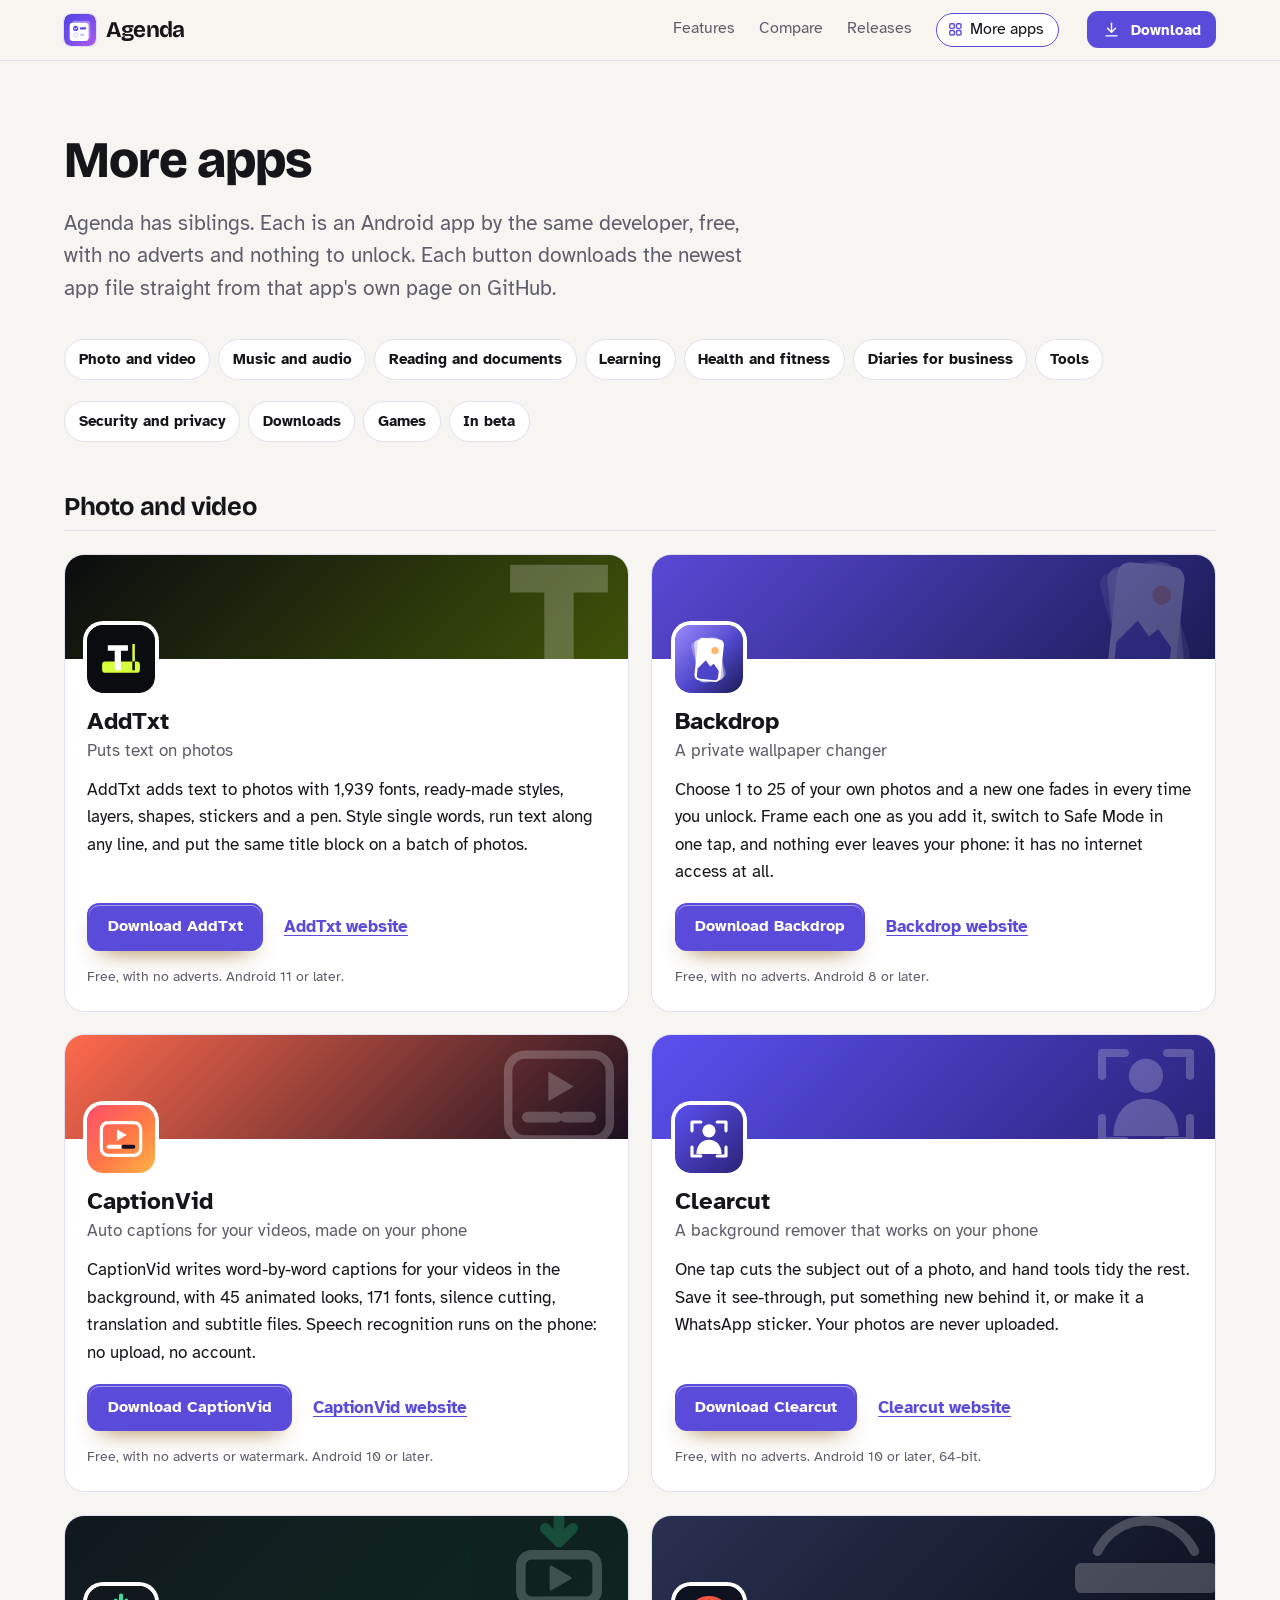
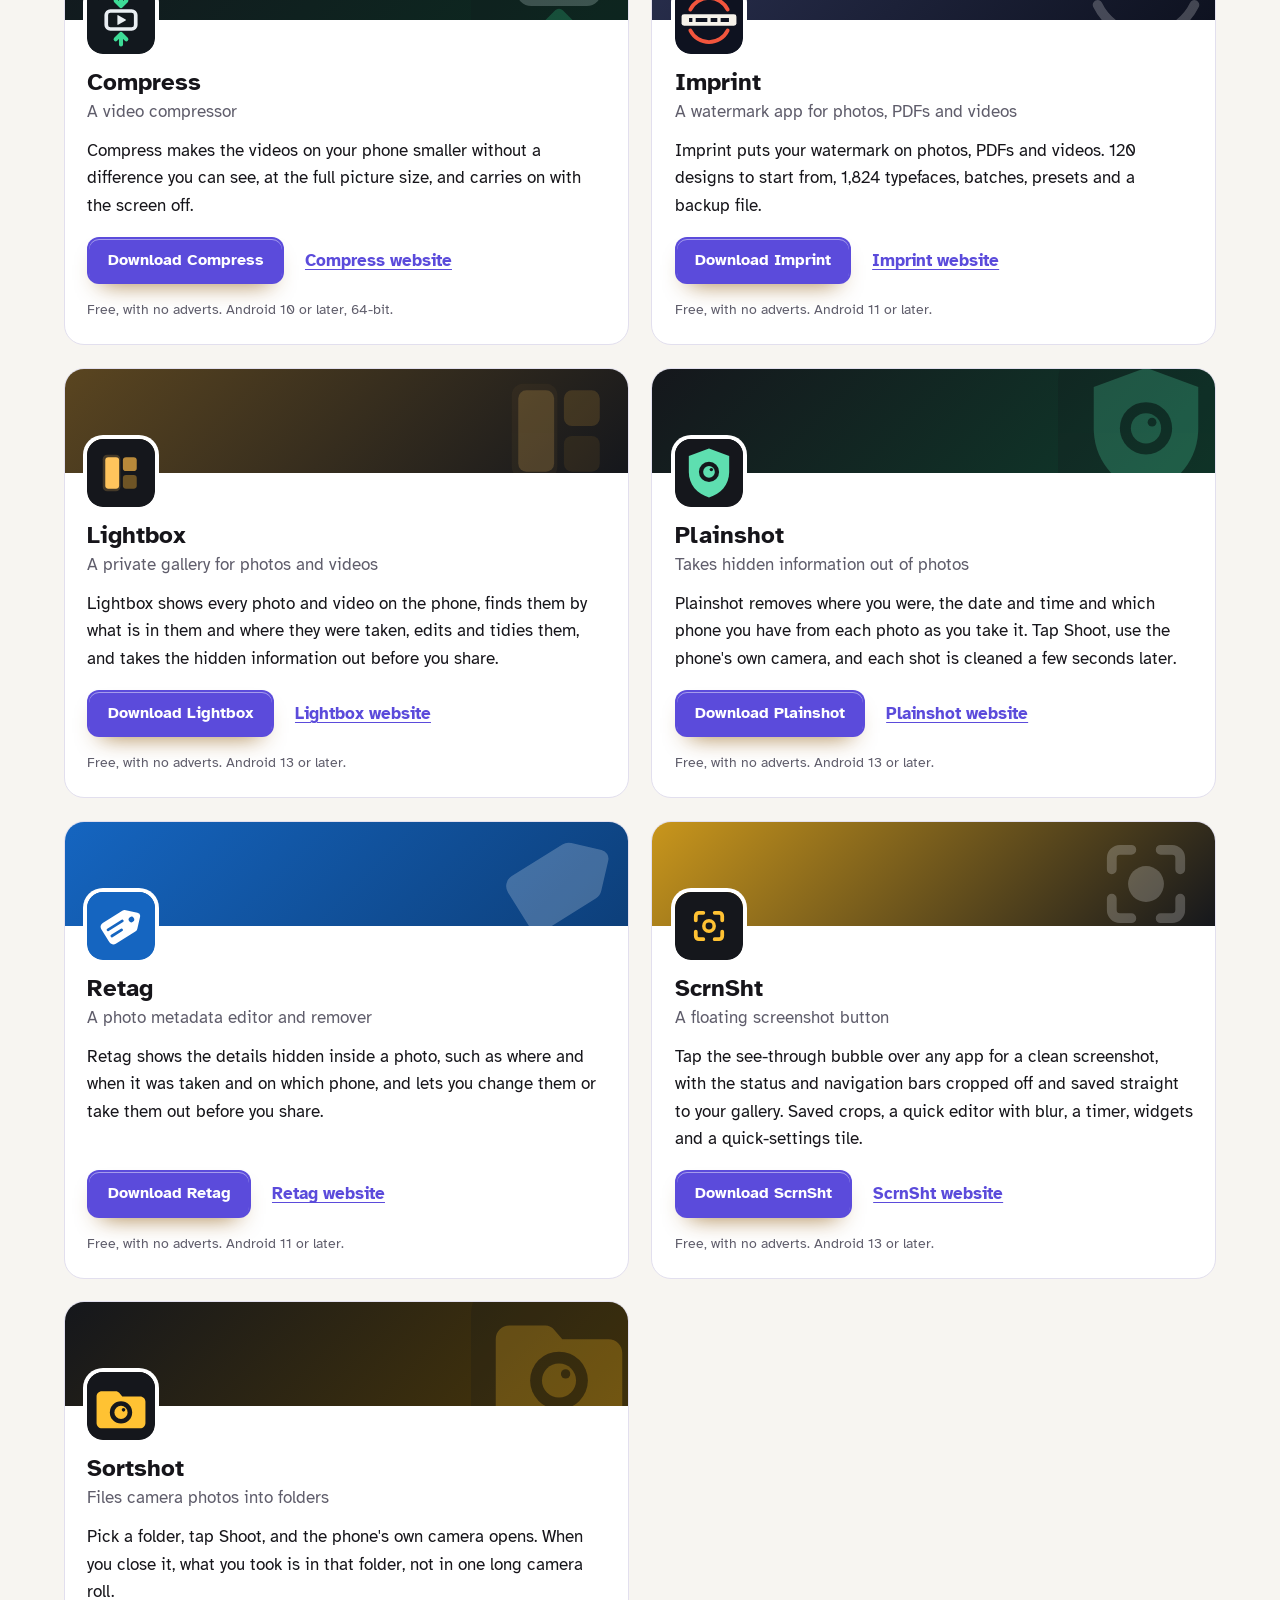
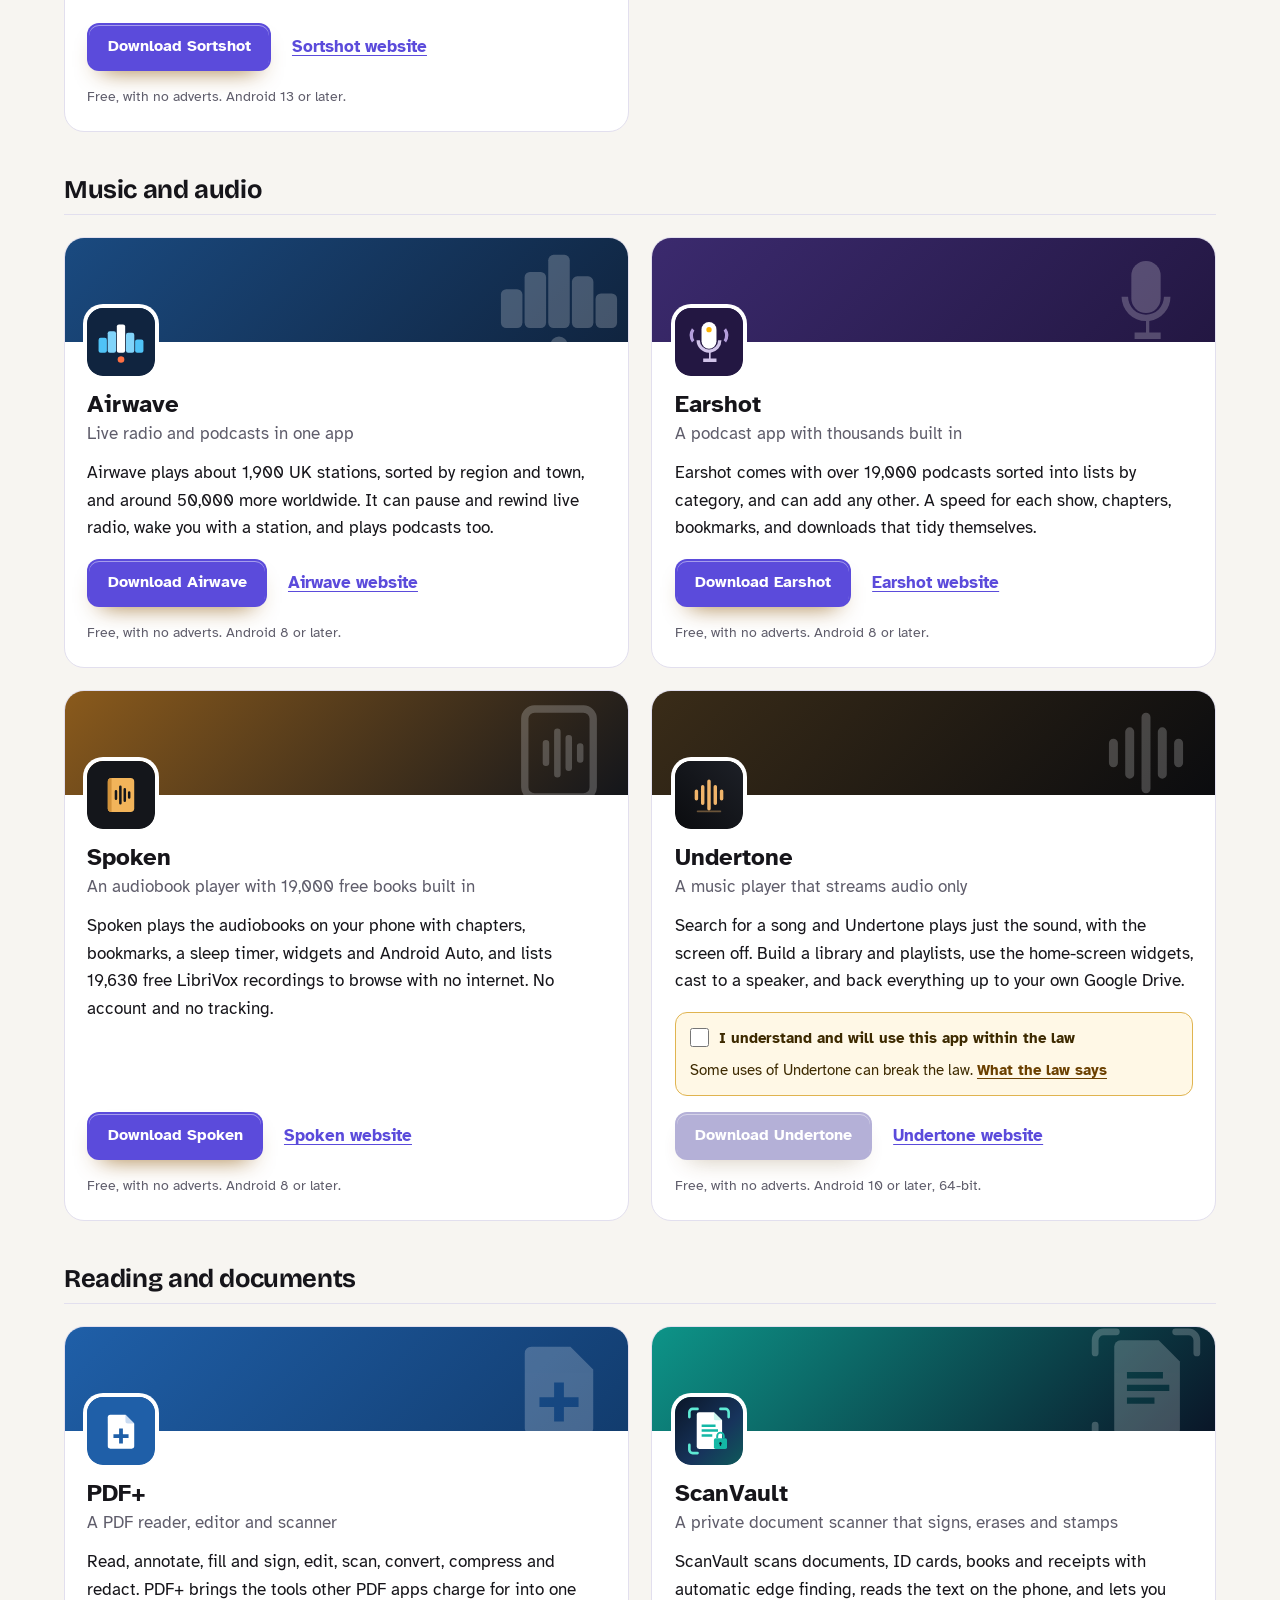
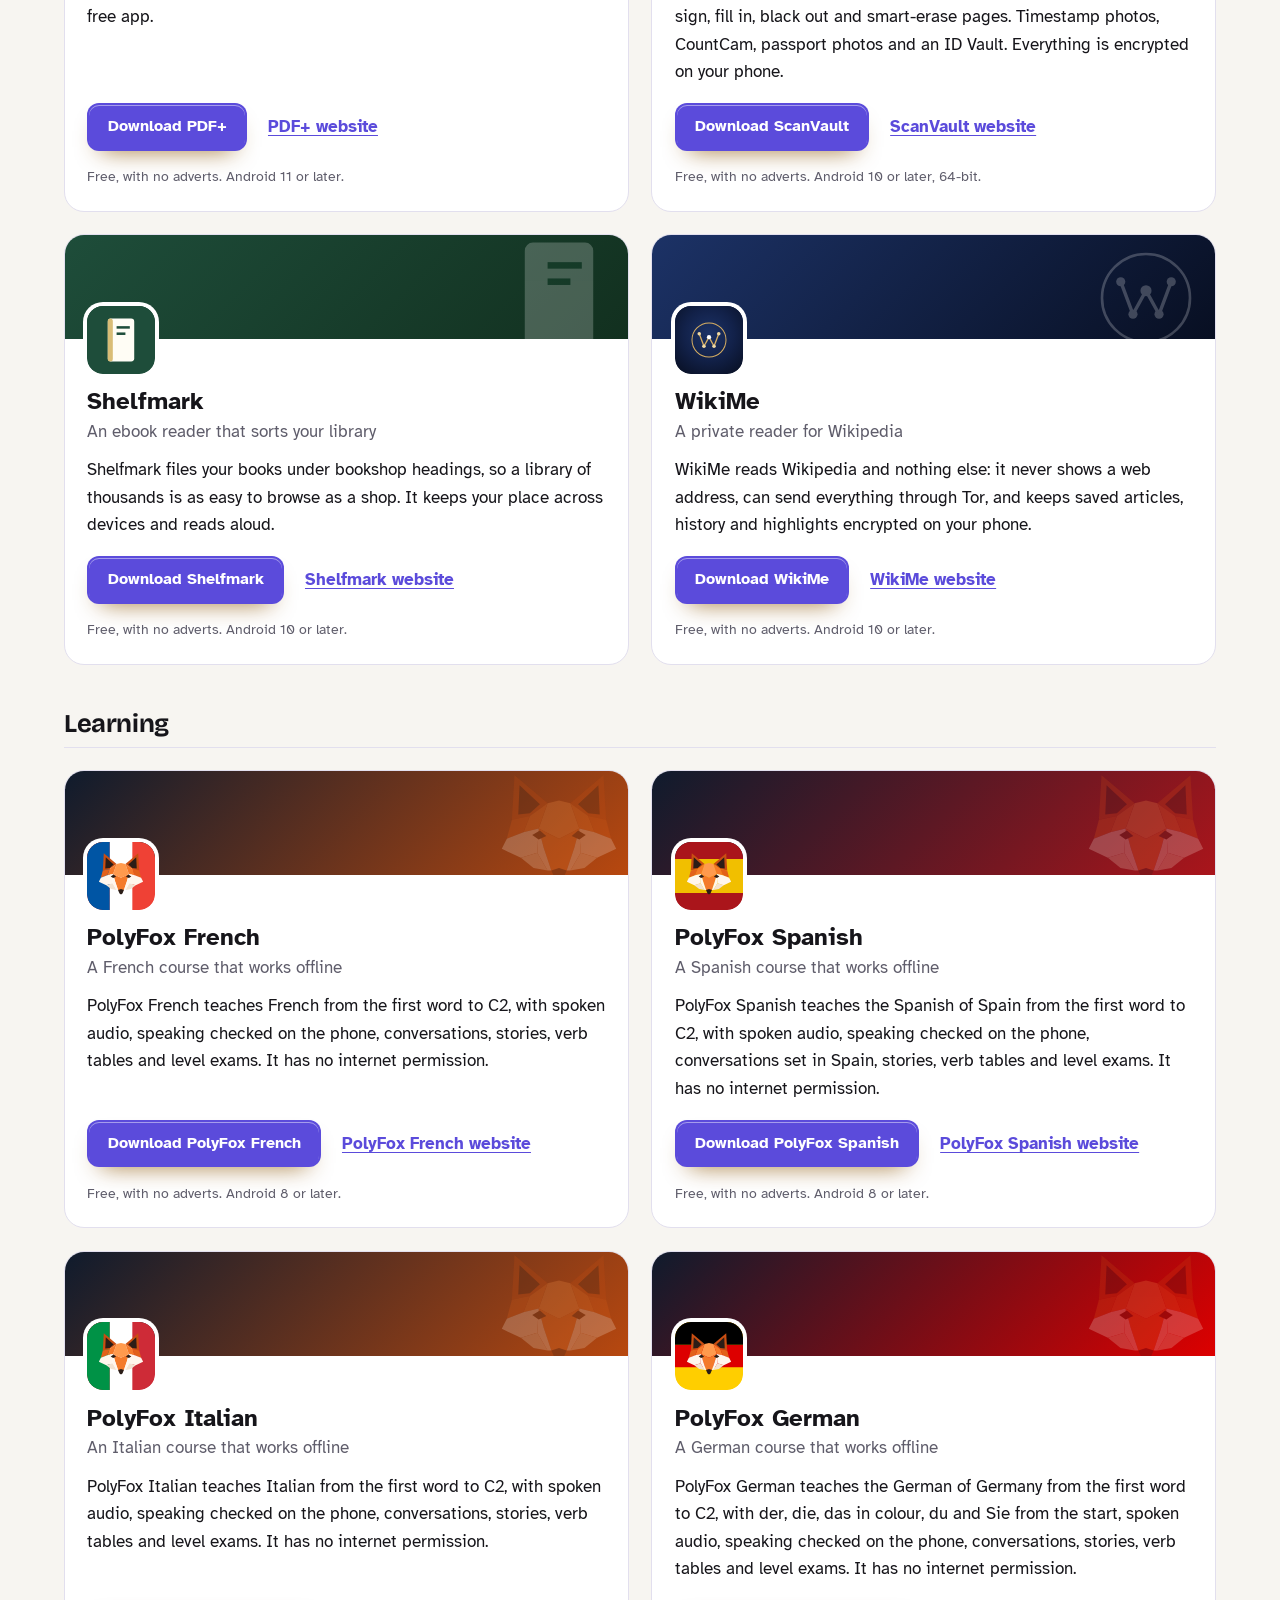
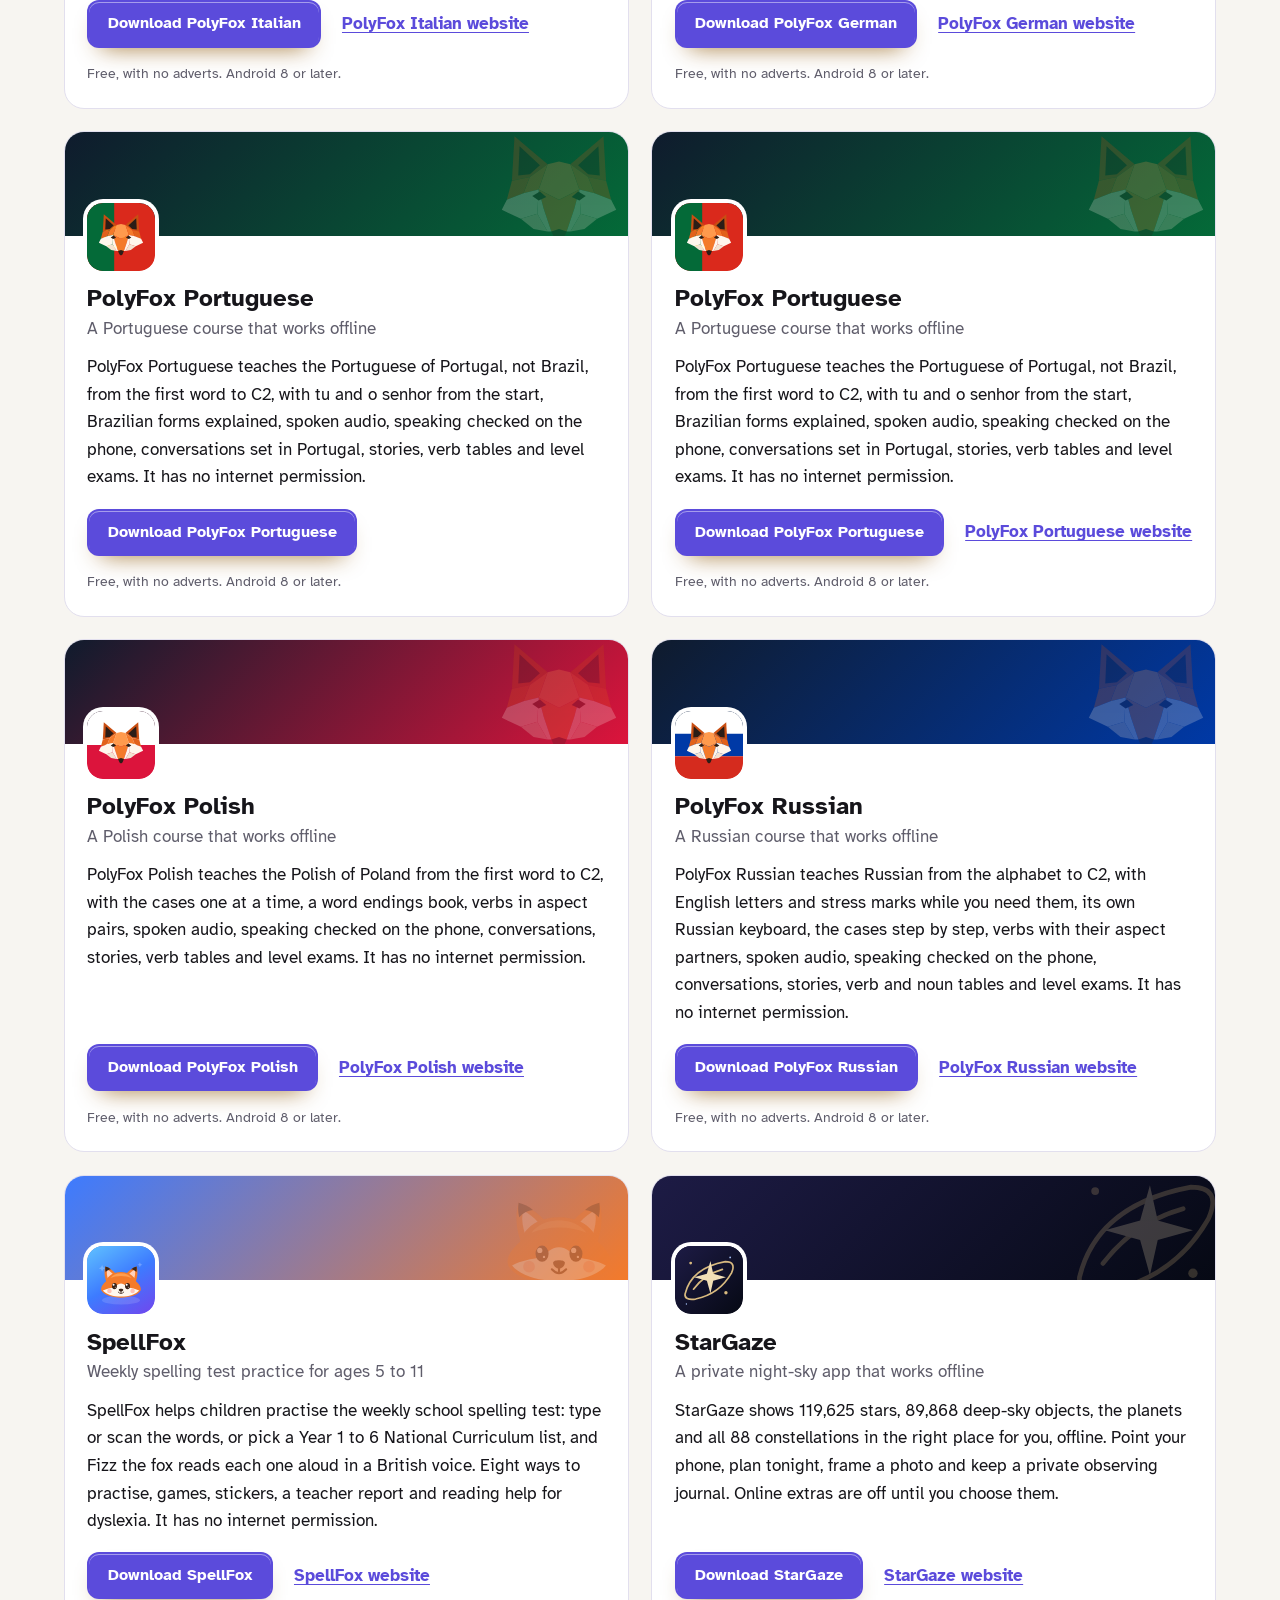
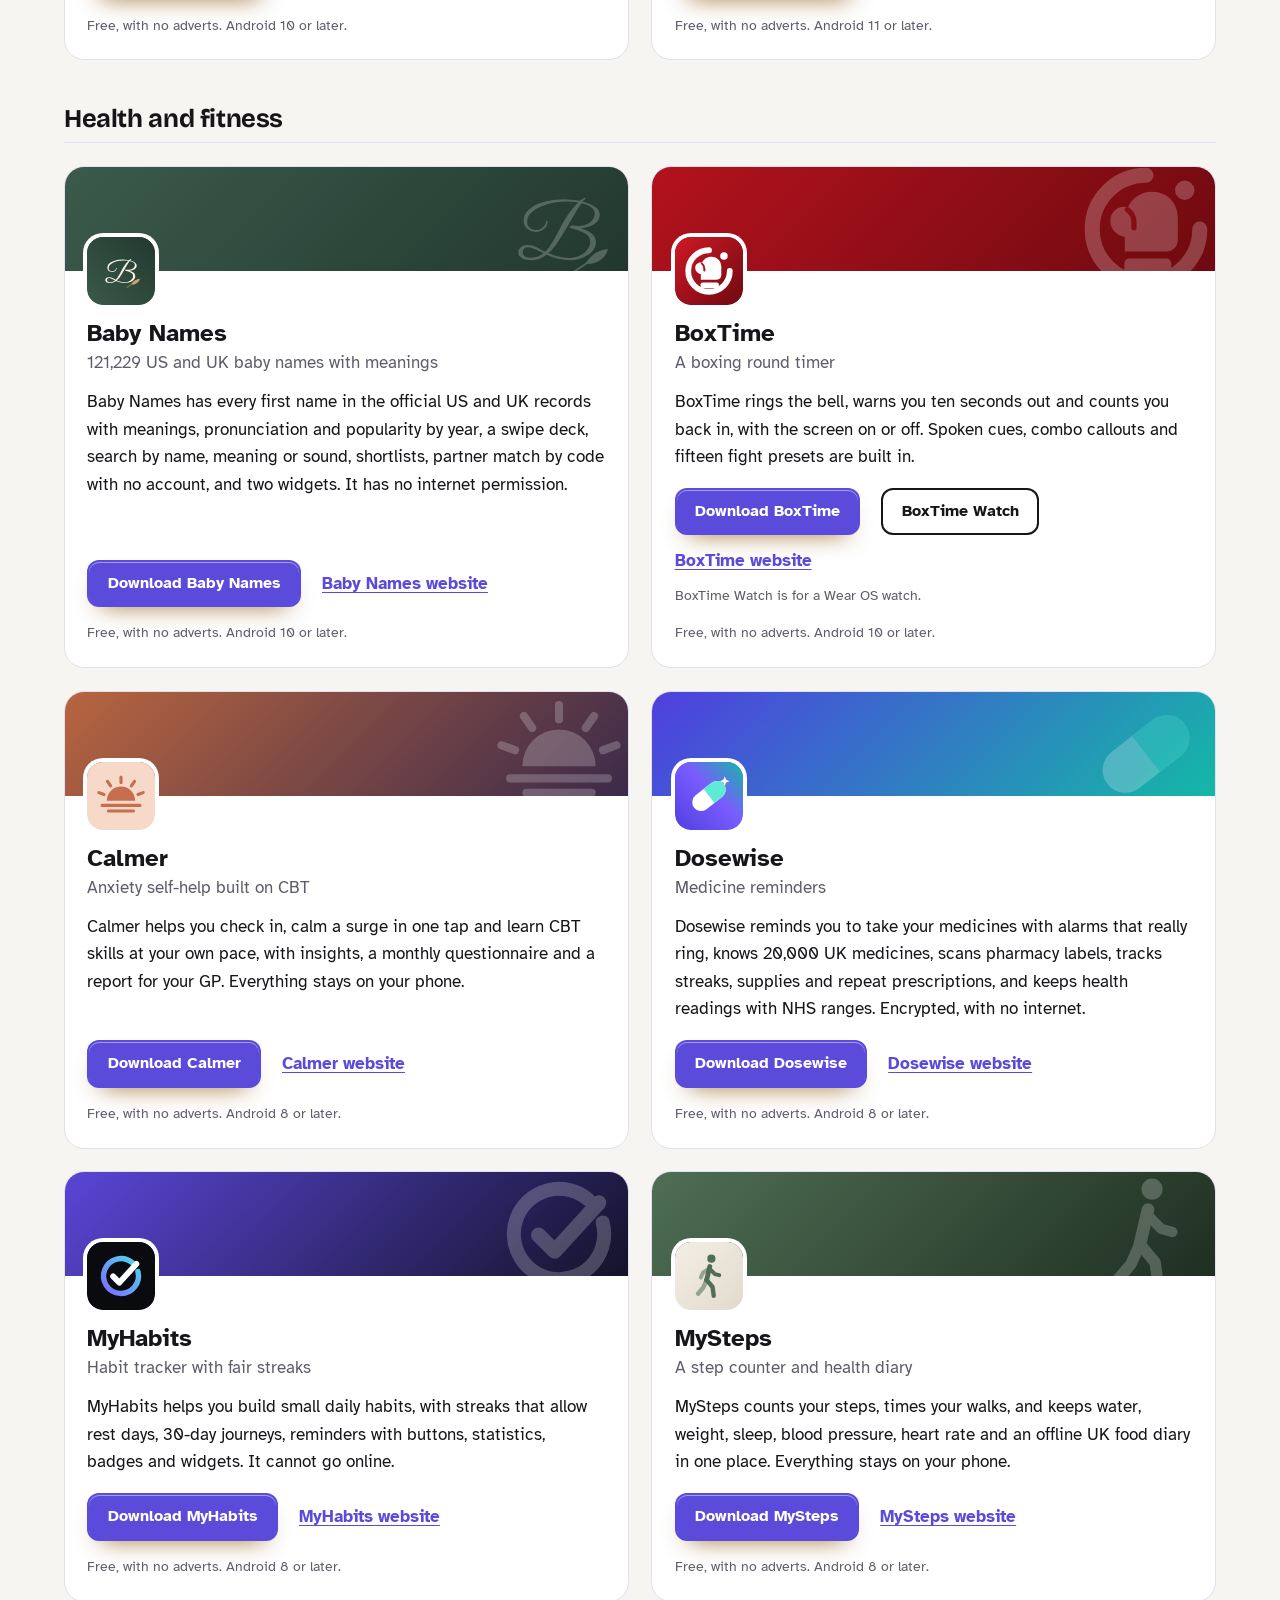
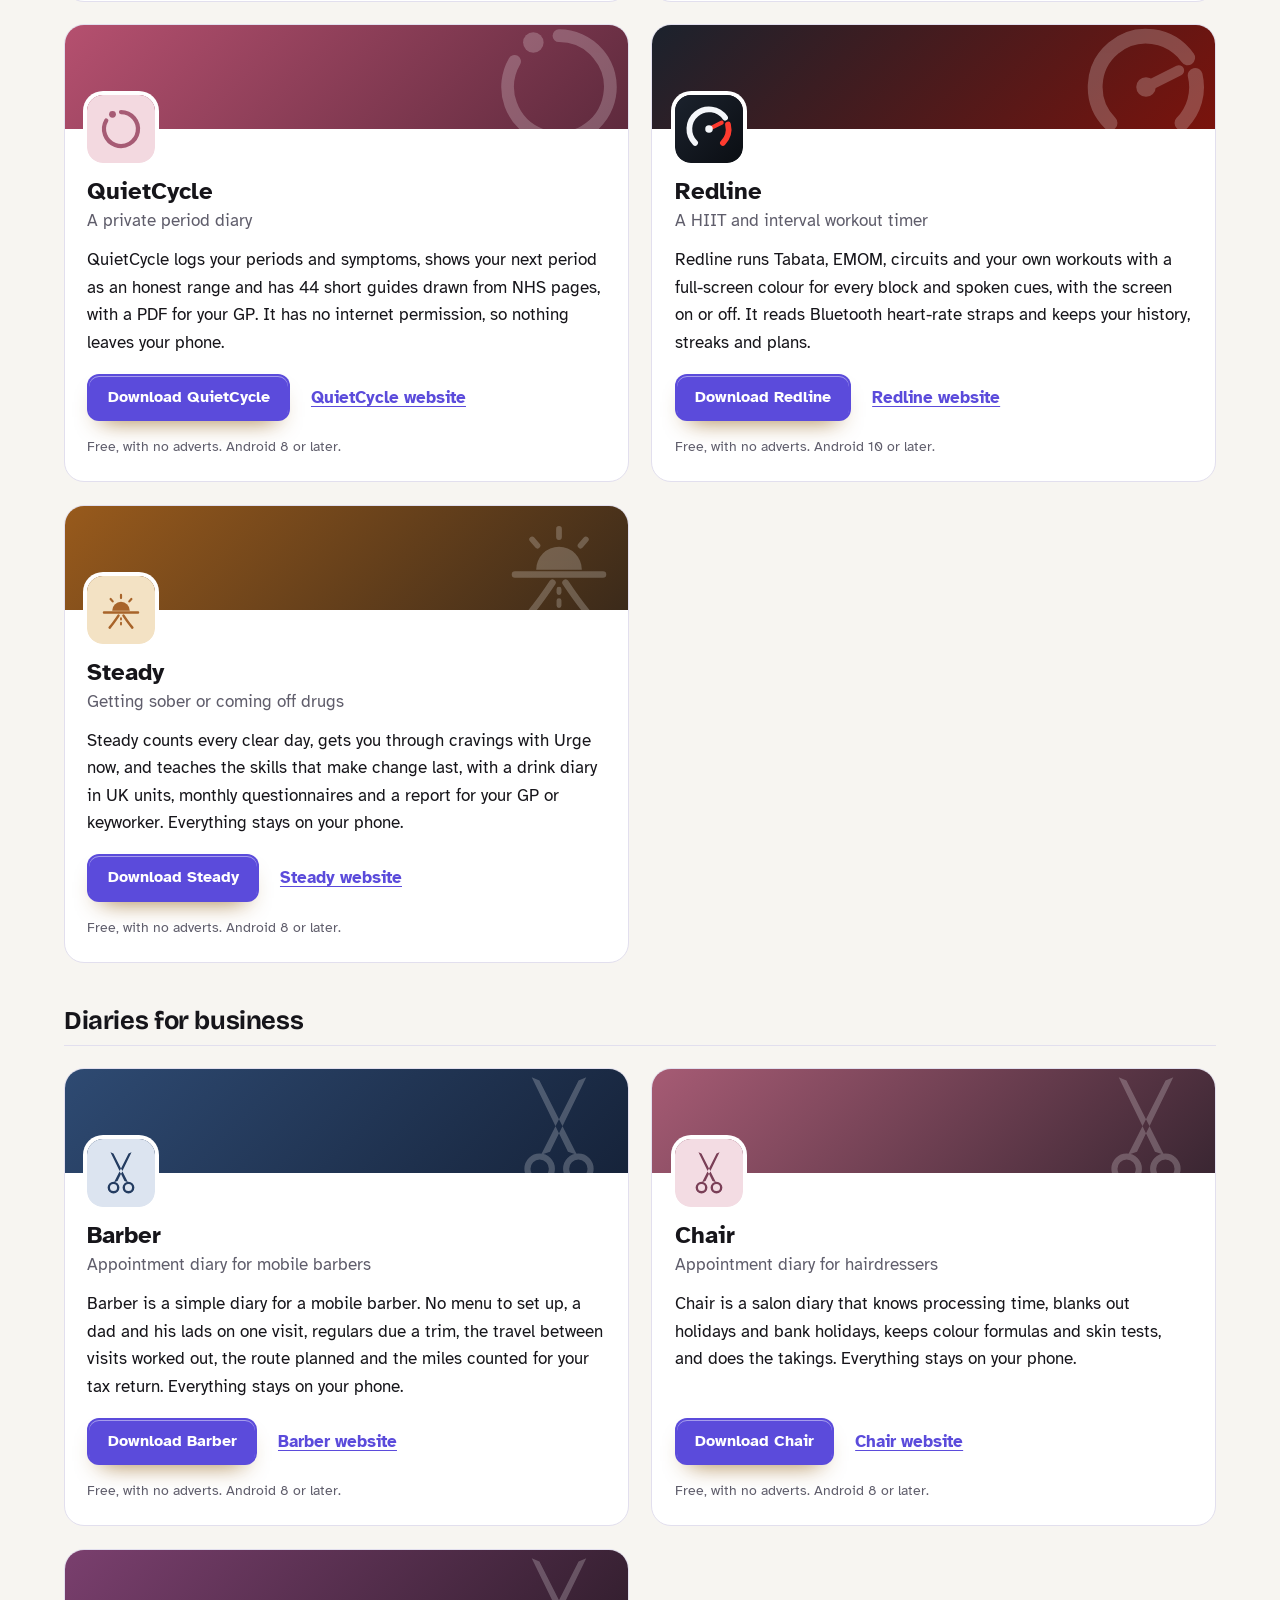
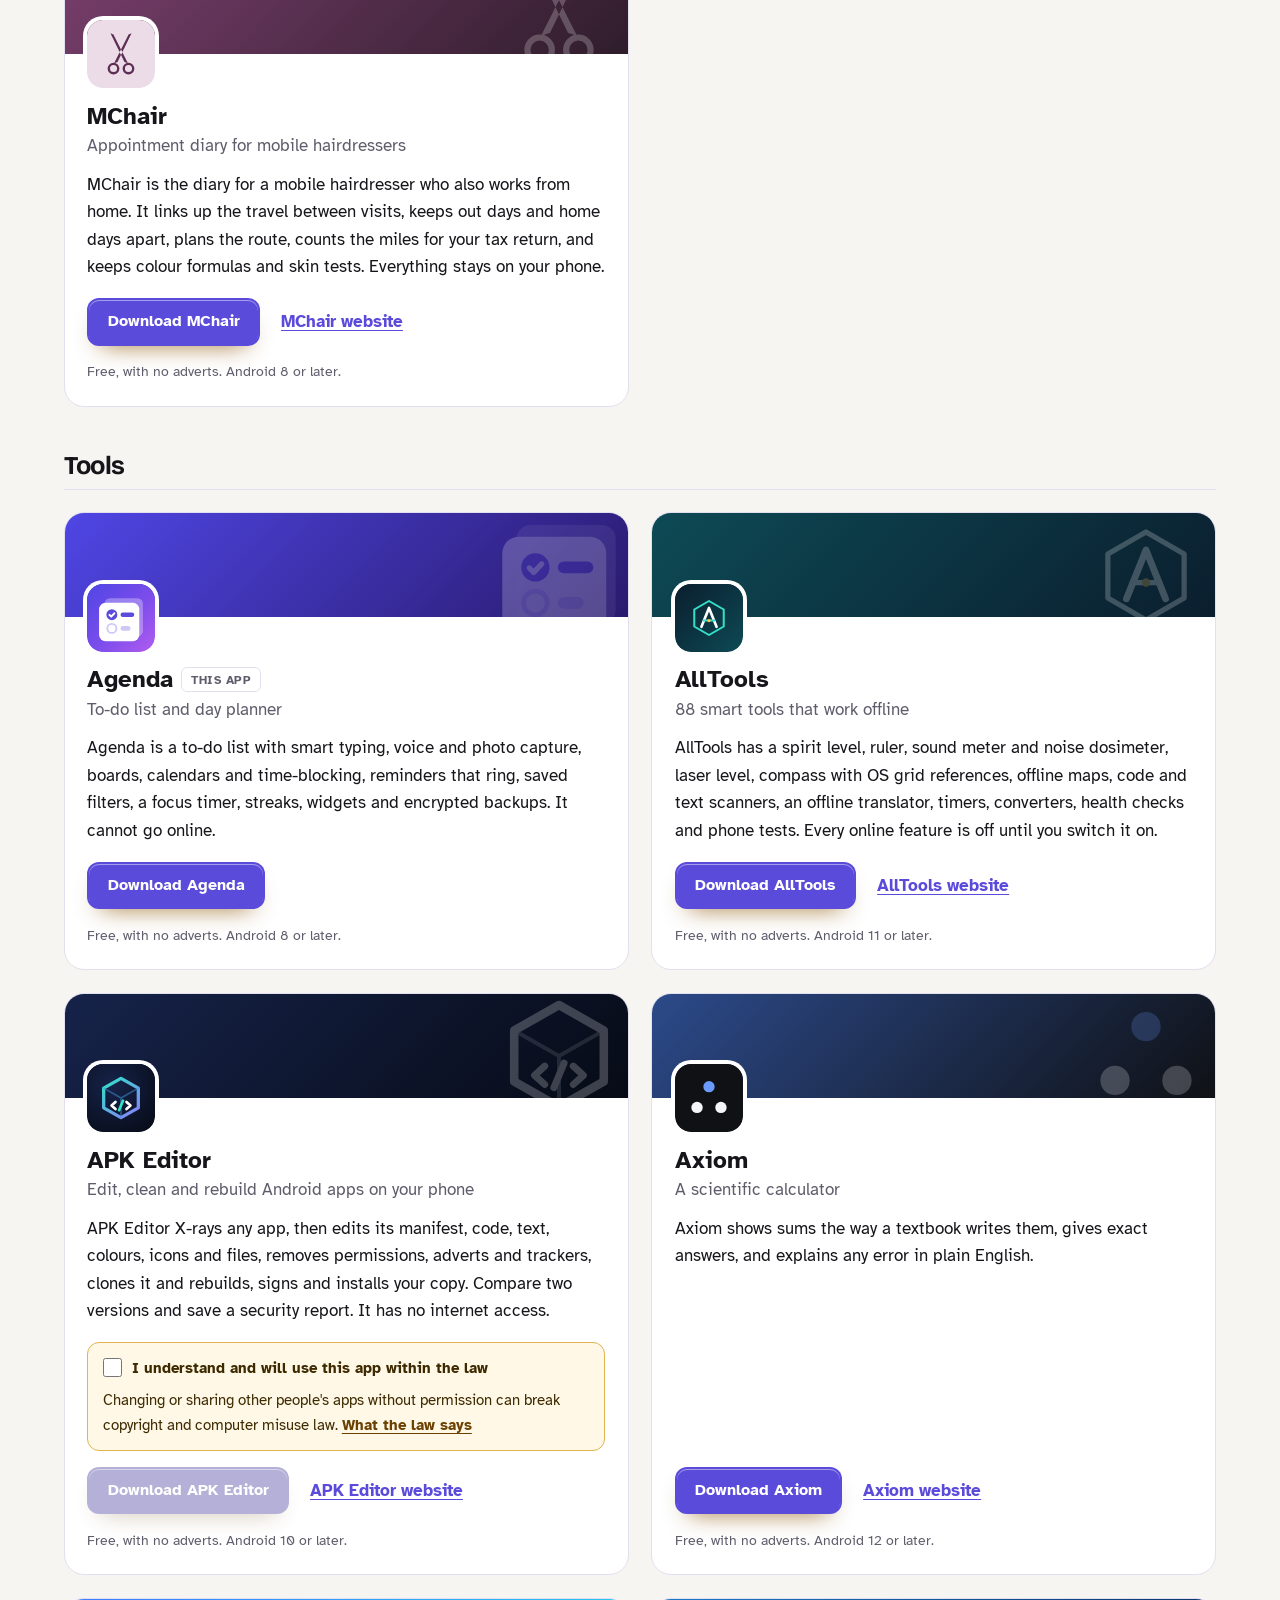
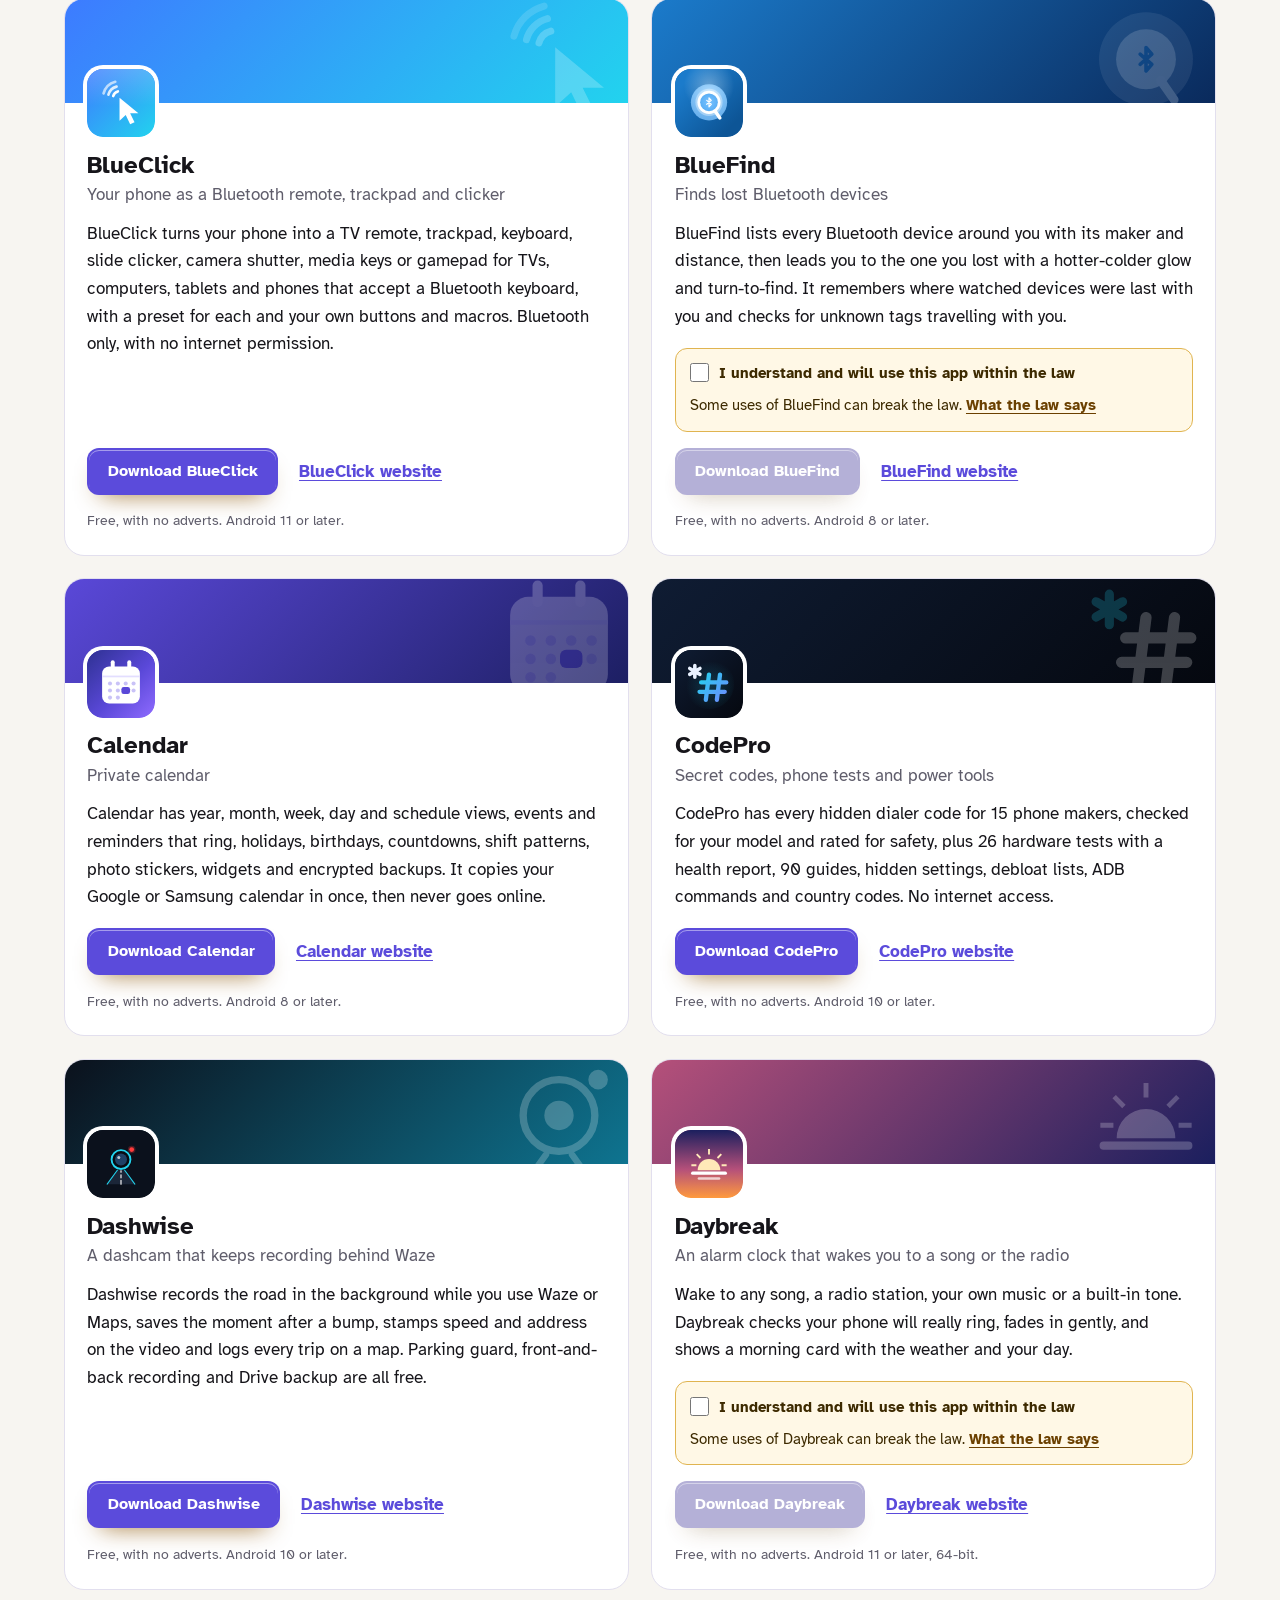
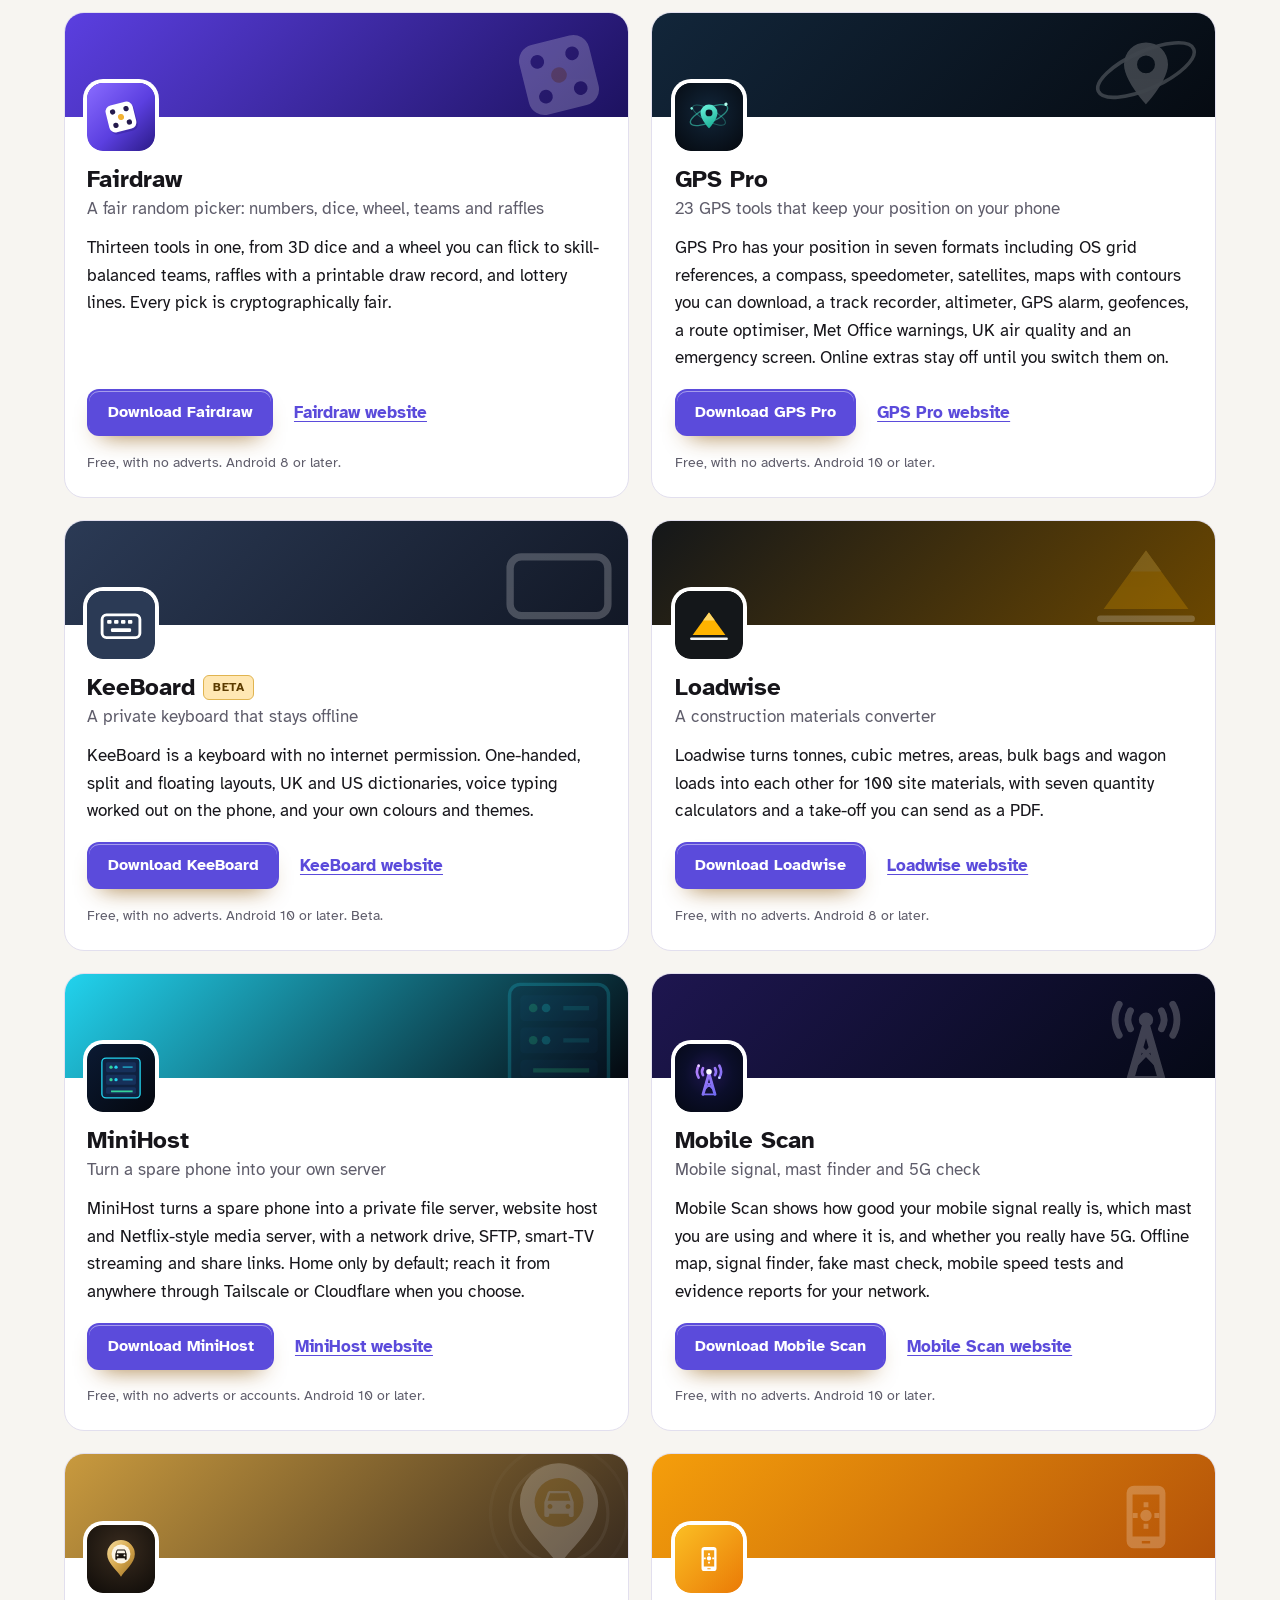
<file: more-apps.html>
<!DOCTYPE html>
<html lang="en-GB">
<head>
<meta charset="utf-8">
<meta name="viewport" content="width=device-width, initial-scale=1">
<title>More free Android apps from the maker of Agenda</title>
<meta name="description" content="All 99 free Android apps from the maker of Agenda, in one list by category, each with its download and a link to its website.">
<meta name="author" content="Jonathan Jackson">
<link rel="canonical" href="https://customgpter.github.io/agenda/more-apps.html">
<meta name="theme-color" content="#f7f5f1" media="(prefers-color-scheme: light)">
<meta name="theme-color" content="#0c0c0f" media="(prefers-color-scheme: dark)">
<meta property="og:type" content="website">
<meta property="og:site_name" content="Agenda">
<meta property="og:title" content="More free Android apps from the maker of Agenda">
<meta property="og:description" content="All 99 free Android apps from the maker of Agenda, in one list by category, each with its download and a link to its website.">
<meta property="og:url" content="https://customgpter.github.io/agenda/more-apps.html">
<meta property="og:image" content="https://customgpter.github.io/agenda/assets/og.png">
<meta property="og:image:width" content="1200">
<meta property="og:image:height" content="630">
<meta property="og:image:alt" content="Agenda&#x27;s Today screen: overdue first, the day&#x27;s goal ring and a plan-my-day prompt">
<meta property="og:locale" content="en_GB">
<meta name="twitter:card" content="summary_large_image">
<link rel="icon" href="./assets/favicon.svg" type="image/svg+xml">
<link rel="apple-touch-icon" href="./assets/apple-touch-icon.png">
<link rel="preload" href="./assets/fonts/bricolage-grotesque-latin.woff2" as="font" type="font/woff2" crossorigin>
<link rel="preload" href="./assets/fonts/atkinson-hyperlegible-latin-400-normal.woff2" as="font" type="font/woff2" crossorigin>
<link rel="stylesheet" href="./assets/site.css?v=1">
<link rel="stylesheet" href="./assets/house.css?v=1">
<script type="application/ld+json">{"@context":"https://schema.org","@type":"ItemList","name":"Apps from the maker of Agenda","url":"https://customgpter.github.io/agenda/more-apps.html","itemListElement":[{"@type":"ListItem","position":1,"name":"AddTxt","url":"https://customgpter.github.io/addtxt/"},{"@type":"ListItem","position":2,"name":"Backdrop","url":"https://customgpter.github.io/backdrop/"},{"@type":"ListItem","position":3,"name":"CaptionVid","url":"https://customgpter.github.io/captionvid/"},{"@type":"ListItem","position":4,"name":"Clearcut","url":"https://customgpter.github.io/clearcut/"},{"@type":"ListItem","position":5,"name":"Compress","url":"https://customgpter.github.io/compress/"},{"@type":"ListItem","position":6,"name":"Imprint","url":"https://customgpter.github.io/imprint/"},{"@type":"ListItem","position":7,"name":"Lightbox","url":"https://customgpter.github.io/lightbox/"},{"@type":"ListItem","position":8,"name":"Plainshot","url":"https://customgpter.github.io/plainshot/"},{"@type":"ListItem","position":9,"name":"Retag","url":"https://customgpter.github.io/retag/"},{"@type":"ListItem","position":10,"name":"ScrnSht","url":"https://customgpter.github.io/scrnsht/"},{"@type":"ListItem","position":11,"name":"Sortshot","url":"https://customgpter.github.io/sortshot/"},{"@type":"ListItem","position":12,"name":"Airwave","url":"https://customgpter.github.io/airwave/"},{"@type":"ListItem","position":13,"name":"Earshot","url":"https://customgpter.github.io/earshot/"},{"@type":"ListItem","position":14,"name":"Spoken","url":"https://customgpter.github.io/spoken/"},{"@type":"ListItem","position":15,"name":"Undertone","url":"https://customgpter.github.io/undertone/"},{"@type":"ListItem","position":16,"name":"PDF+","url":"https://customgpter.github.io/pdfplus/"},{"@type":"ListItem","position":17,"name":"ScanVault","url":"https://customgpter.github.io/scanvault/"},{"@type":"ListItem","position":18,"name":"Shelfmark","url":"https://customgpter.github.io/shelfmark/"},{"@type":"ListItem","position":19,"name":"WikiMe","url":"https://customgpter.github.io/wikime/"},{"@type":"ListItem","position":20,"name":"PolyFox French","url":"https://customgpter.github.io/polyfox/"},{"@type":"ListItem","position":21,"name":"PolyFox German","url":"https://customgpter.github.io/polyfox-german/"},{"@type":"ListItem","position":22,"name":"PolyFox Portuguese","url":"https://customgpter.github.io/polyfox-portuguese/"},{"@type":"ListItem","position":23,"name":"PolyFox Polish","url":"https://customgpter.github.io/polyfox-polish/"},{"@type":"ListItem","position":24,"name":"PolyFox Russian","url":"https://customgpter.github.io/polyfox-russian/"},{"@type":"ListItem","position":25,"name":"SpellFox","url":"https://customgpter.github.io/spellfox/"},{"@type":"ListItem","position":26,"name":"StarGaze","url":"https://customgpter.github.io/stargaze/"},{"@type":"ListItem","position":27,"name":"Baby Names","url":"https://customgpter.github.io/babynames/"},{"@type":"ListItem","position":28,"name":"BoxTime","url":"https://customgpter.github.io/boxtime/"},{"@type":"ListItem","position":29,"name":"Calmer","url":"https://customgpter.github.io/calmer/"},{"@type":"ListItem","position":30,"name":"Dosewise","url":"https://customgpter.github.io/dosewise/"},{"@type":"ListItem","position":31,"name":"MyHabits","url":"https://customgpter.github.io/myhabits/"},{"@type":"ListItem","position":32,"name":"MySteps","url":"https://customgpter.github.io/mysteps/"},{"@type":"ListItem","position":33,"name":"QuietCycle","url":"https://customgpter.github.io/quietcycle/"},{"@type":"ListItem","position":34,"name":"Redline","url":"https://customgpter.github.io/redline/"},{"@type":"ListItem","position":35,"name":"Steady","url":"https://customgpter.github.io/steady/"},{"@type":"ListItem","position":36,"name":"Barber","url":"https://customgpter.github.io/barber/"},{"@type":"ListItem","position":37,"name":"Chair","url":"https://customgpter.github.io/chair/"},{"@type":"ListItem","position":38,"name":"MChair","url":"https://customgpter.github.io/mchair/"},{"@type":"ListItem","position":39,"name":"Agenda","url":"https://customgpter.github.io/agenda/"},{"@type":"ListItem","position":40,"name":"AllTools","url":"https://customgpter.github.io/alltools/"},{"@type":"ListItem","position":41,"name":"APK Editor","url":"https://customgpter.github.io/apkeditor/"},{"@type":"ListItem","position":42,"name":"Axiom","url":"https://customgpter.github.io/axiom/"},{"@type":"ListItem","position":43,"name":"BlueClick","url":"https://customgpter.github.io/blueclick/"},{"@type":"ListItem","position":44,"name":"BlueFind","url":"https://customgpter.github.io/bluefind/"},{"@type":"ListItem","position":45,"name":"Calendar","url":"https://customgpter.github.io/calendar/"},{"@type":"ListItem","position":46,"name":"CodePro","url":"https://customgpter.github.io/codepro/"},{"@type":"ListItem","position":47,"name":"Dashwise","url":"https://customgpter.github.io/dashwise/"},{"@type":"ListItem","position":48,"name":"Daybreak","url":"https://customgpter.github.io/daybreak/"},{"@type":"ListItem","position":49,"name":"Fairdraw","url":"https://customgpter.github.io/fairdraw/"},{"@type":"ListItem","position":50,"name":"GPS Pro","url":"https://customgpter.github.io/gpspro/"},{"@type":"ListItem","position":51,"name":"KeeBoard","url":"https://customgpter.github.io/keeboard/"},{"@type":"ListItem","position":52,"name":"Loadwise","url":"https://customgpter.github.io/loadwise/"},{"@type":"ListItem","position":53,"name":"MiniHost","url":"https://customgpter.github.io/minihost/"},{"@type":"ListItem","position":54,"name":"Mobile Scan","url":"https://customgpter.github.io/mobilescan/"},{"@type":"ListItem","position":55,"name":"Parkwise","url":"https://customgpter.github.io/parkwise/"},{"@type":"ListItem","position":56,"name":"Pocketmind","url":"https://customgpter.github.io/pocketmind/"},{"@type":"ListItem","position":57,"name":"Refine","url":"https://customgpter.github.io/refine/"},{"@type":"ListItem","position":58,"name":"Shiftwise","url":"https://customgpter.github.io/shiftwise/"},{"@type":"ListItem","position":59,"name":"SimpleCalc","url":"https://customgpter.github.io/simplecalc/"},{"@type":"ListItem","position":60,"name":"Skyline","url":"https://customgpter.github.io/skyline/"},{"@type":"ListItem","position":61,"name":"Slipway","url":"https://customgpter.github.io/slipway/"},{"@type":"ListItem","position":62,"name":"Tagger","url":"https://customgpter.github.io/tagger/"},{"@type":"ListItem","position":63,"name":"TotalClean","url":"https://customgpter.github.io/totalclean/"},{"@type":"ListItem","position":64,"name":"TVLink","url":"https://customgpter.github.io/tvlink/"},{"@type":"ListItem","position":65,"name":"Unbox","url":"https://customgpter.github.io/unbox/"},{"@type":"ListItem","position":66,"name":"WhatsKeep","url":"https://customgpter.github.io/whatskeep/"},{"@type":"ListItem","position":67,"name":"WiFi Scan","url":"https://customgpter.github.io/wifiscan/"},{"@type":"ListItem","position":68,"name":"Auditly","url":"https://customgpter.github.io/auditly/"},{"@type":"ListItem","position":69,"name":"Backchannel","url":"https://customgpter.github.io/backchannel/"},{"@type":"ListItem","position":70,"name":"ENotes","url":"https://customgpter.github.io/enotes/"},{"@type":"ListItem","position":71,"name":"FindMe","url":"https://customgpter.github.io/findme/"},{"@type":"ListItem","position":72,"name":"iLock","url":"https://customgpter.github.io/ilock/"},{"@type":"ListItem","position":73,"name":"ImSafe","url":"https://customgpter.github.io/imsafe/"},{"@type":"ListItem","position":74,"name":"IShred","url":"https://customgpter.github.io/ishred/"},{"@type":"ListItem","position":75,"name":"LockBox","url":"https://customgpter.github.io/lockbox/"},{"@type":"ListItem","position":76,"name":"PassVault","url":"https://customgpter.github.io/passvault/"},{"@type":"ListItem","position":77,"name":"SpyFind","url":"https://customgpter.github.io/spyfind/"},{"@type":"ListItem","position":78,"name":"TextWipe","url":"https://customgpter.github.io/textwipe/"},{"@type":"ListItem","position":79,"name":"Tracewire","url":"https://customgpter.github.io/tracewire/"},{"@type":"ListItem","position":80,"name":"Vigil","url":"https://customgpter.github.io/vigil/"},{"@type":"ListItem","position":81,"name":"Grab","url":"https://customgpter.github.io/grab/"},{"@type":"ListItem","position":82,"name":"Swarm","url":"https://customgpter.github.io/swarm/"},{"@type":"ListItem","position":83,"name":"Plane Games","url":"https://customgpter.github.io/plane-games/"},{"@type":"ListItem","position":84,"name":"Ninefold","url":"https://customgpter.github.io/ninefold/"},{"@type":"ListItem","position":85,"name":"Cubewise","url":"https://customgpter.github.io/cubewise/"},{"@type":"ListItem","position":86,"name":"Tilewise","url":"https://customgpter.github.io/tilewise/"},{"@type":"ListItem","position":87,"name":"Letterwise","url":"https://customgpter.github.io/letterwise/"},{"@type":"ListItem","position":88,"name":"Kingside","url":"https://customgpter.github.io/kingside/"},{"@type":"ListItem","position":89,"name":"Deckhand","url":"https://customgpter.github.io/deckhand/"},{"@type":"ListItem","position":90,"name":"SNESForge","url":"https://customgpter.github.io/snesforge/"},{"@type":"ListItem","position":91,"name":"Fame Boy","url":"https://customgpter.github.io/fameboy/"},{"@type":"ListItem","position":92,"name":"PSPPro","url":"https://customgpter.github.io/psppro/"},{"@type":"ListItem","position":93,"name":"MegaGen","url":"https://customgpter.github.io/megagen/"},{"@type":"ListItem","position":94,"name":"QVR","url":"https://customgpter.github.io/qvr/"},{"@type":"ListItem","position":95,"name":"QVR Watch","url":"https://customgpter.github.io/qvr-watch/"},{"@type":"ListItem","position":96,"name":"QVRLite","url":"https://customgpter.github.io/qvrlite/"},{"@type":"ListItem","position":97,"name":"Onionz","url":"https://customgpter.github.io/onionz/"},{"@type":"ListItem","position":98,"name":"OnionzWeb","url":"https://customgpter.github.io/onionzweb/"}]}</script>
<link rel="stylesheet" href="./assets/apps-list.css?v=1">
<script src="./assets/apps-list.js?v=1" defer></script>
</head>
<body>
<a class="skip" href="#main">Skip to content</a>
<header class="masthead">
<div class="wrap">
<a class="brand" href="./" aria-label="Agenda home"><svg viewBox="0 0 108 108" aria-hidden="true"><defs><linearGradient id="agi" x1="0" y1="0" x2="1" y2="1"><stop offset="0" stop-color="#4f46e5"/><stop offset=".55" stop-color="#7c4deb"/><stop offset="1" stop-color="#b15cf0"/></linearGradient></defs><rect width="108" height="108" rx="24" fill="url(#agi)"/><g transform="translate(54 56) scale(1.45) translate(-52 -56)"><rect x="34" y="33" width="42" height="42" rx="6" fill="#fff" fill-opacity=".3"/><rect x="28" y="38" width="44" height="42" rx="7" fill="#fff"/><circle cx="42" cy="51" r="6" fill="#5b4bdb"/><path d="M39.4 51.2l1.9 1.9 3.4-3.6" stroke="#fff" stroke-width="2.2" fill="none" stroke-linecap="round" stroke-linejoin="round"/><rect x="51.5" y="48.5" width="15" height="5" rx="2.5" fill="#5b4bdb"/><circle cx="42" cy="66" r="5" fill="none" stroke="#cfc8f7" stroke-width="2"/><rect x="51.5" y="63.5" width="11" height="5" rx="2.5" fill="#cfc8f7"/></g></svg><span>Agenda</span></a>
<nav aria-label="Main"><ul><li><a href="./#features">Features</a></li><li><a href="./compare.html">Compare</a></li><li><a href="./releases.html">Releases</a></li><li><a class="more-apps" href="./more-apps.html" aria-current="page"><svg class="ico" viewBox="0 0 24 24" aria-hidden="true"><rect x="4" y="4" width="6.5" height="6.5" rx="1.6"/><rect x="13.5" y="4" width="6.5" height="6.5" rx="1.6"/><rect x="4" y="13.5" width="6.5" height="6.5" rx="1.6"/><rect x="13.5" y="13.5" width="6.5" height="6.5" rx="1.6"/></svg>More apps</a></li></ul></nav>
<a class="button small" href="https://github.com/CustomGPTer/agenda/releases/latest/download/Agenda.apk"><svg class="ico" viewBox="0 0 24 24" aria-hidden="true"><path d="M12 4v11"/><path d="M7 10.5l5 5 5-5"/><path d="M5 20h14"/></svg>Download</a>
</div>
</header>
<main id="main" class="doc">
<div class="wrap">
<div class="measure">
<h1>More apps</h1>
<p class="lede">Agenda has siblings. Each is an Android app by the same developer, free, with no adverts and nothing to unlock. Each button downloads the newest app file straight from that app's own page on GitHub.</p>
</div>
<!-- apps:start -->
<nav class="mapps-jump" aria-label="App groups"><ul><li><a href="#apps-photo">Photo and video</a></li><li><a href="#apps-audio">Music and audio</a></li><li><a href="#apps-reading">Reading and documents</a></li><li><a href="#apps-learning">Learning</a></li><li><a href="#apps-health">Health and fitness</a></li><li><a href="#apps-diaries">Diaries for business</a></li><li><a href="#apps-tools">Tools</a></li><li><a href="#apps-security">Security and privacy</a></li><li><a href="#apps-downloads">Downloads</a></li><li><a href="#apps-games">Games</a></li><li><a href="#apps-testing">In beta</a></li></ul></nav>
<div class="mapps-group" role="group" aria-labelledby="apps-photo"><h2 class="mapps-cat" id="apps-photo">Photo and video</h2>
<ul class="mapps"><li class="mapp" style="--b:#0b0c0f;--b2:#3f5208"><div class="mapp-cover" aria-hidden="true"><svg viewBox="0 0 108 108"><path fill="#fff" d="M24 22h60v17H63v49H45V39H24z"/></svg></div><div class="mapp-body"><svg class="mapp-icon" viewBox="0 0 108 108" aria-hidden="true"><rect width="108" height="108" rx="24" fill="#0b0c0f"/><path fill="#d4ff3a" d="M29 58h50a5 5 0 0 1 5 5v8a5 5 0 0 1-5 5H29a5 5 0 0 1-5-5v-8a5 5 0 0 1 5-5z"/><path fill="#fff" d="M33 32h32v9H54v31H44V41H33z"/><path fill="#d4ff3a" d="M72 30h4v28h-4z"/><path fill="#0b0c0f" d="M72 58h4v14h-4z"/></svg><h3>AddTxt</h3><p class="mapp-kind">Puts text on photos</p><p class="mapp-say">AddTxt adds text to photos with 1,939 fonts, ready-made styles, layers, shapes, stickers and a pen. Style single words, run text along any line, and put the same title block on a batch of photos.</p><p class="mapp-go"><a class="button" href="https://github.com/CustomGPTer/addtxt/releases/latest/download/AddTxt.apk">Download AddTxt</a><a class="mapp-site" href="https://customgpter.github.io/addtxt/">AddTxt website</a></p><p class="mapp-needs">Free, with no adverts. Android 11 or later.</p></div></li>
<li class="mapp" style="--b:#5a48d6;--b2:#1a1c55"><div class="mapp-cover" aria-hidden="true"><svg viewBox="0 0 108 108"><g transform="translate(54 58) scale(1.3) translate(-54 -58)"><rect x="38" y="30" width="32" height="52" rx="6" fill="#fff" fill-opacity=".3" transform="rotate(-16 54 58)"/><rect x="38" y="30" width="32" height="52" rx="6" fill="#fff" fill-opacity=".6" transform="rotate(-6 54 58)"/><g transform="rotate(6 54 58)"><rect x="38" y="30" width="32" height="52" rx="6" fill="#fff"/><path d="M41 68l9-11 6 7 4-4 7 8v8a4 4 0 0 1-4 4H45a4 4 0 0 1-4-4z" fill="#4d45c9"/><circle cx="60" cy="44" r="4.5" fill="#FFB86B"/></g></g></svg></div><div class="mapp-body"><svg class="mapp-icon" viewBox="0 0 108 108" aria-hidden="true"><defs><linearGradient id="i-backdrop-mapp-cc" x1="0" y1="0" x2="1" y2="1"><stop offset="0" stop-color="#9c8bff"/><stop offset=".55" stop-color="#4d45c9"/><stop offset="1" stop-color="#1a1c55"/></linearGradient></defs><rect width="108" height="108" rx="24" fill="url(#i-backdrop-mapp-cc)"/><g transform="translate(54 58) scale(1.3) translate(-54 -58)"><rect x="38" y="30" width="32" height="52" rx="6" fill="#fff" fill-opacity=".3" transform="rotate(-16 54 58)"/><rect x="38" y="30" width="32" height="52" rx="6" fill="#fff" fill-opacity=".6" transform="rotate(-6 54 58)"/><g transform="rotate(6 54 58)"><rect x="38" y="30" width="32" height="52" rx="6" fill="#fff"/><path d="M41 68l9-11 6 7 4-4 7 8v8a4 4 0 0 1-4 4H45a4 4 0 0 1-4-4z" fill="#4d45c9"/><circle cx="60" cy="44" r="4.5" fill="#FFB86B"/></g></g></svg><h3>Backdrop</h3><p class="mapp-kind">A private wallpaper changer</p><p class="mapp-say">Choose 1 to 25 of your own photos and a new one fades in every time you unlock. Frame each one as you add it, switch to Safe Mode in one tap, and nothing ever leaves your phone: it has no internet access at all.</p><p class="mapp-go"><a class="button" href="https://github.com/CustomGPTer/backdrop/releases/latest/download/Backdrop.apk">Download Backdrop</a><a class="mapp-site" href="https://customgpter.github.io/backdrop/">Backdrop website</a></p><p class="mapp-needs">Free, with no adverts. Android 8 or later.</p></div></li>
<li class="mapp" style="--b:#ff6a4d;--b2:#1a1020"><div class="mapp-cover" aria-hidden="true"><svg viewBox="0 0 108 108"><g transform="translate(54 54) scale(1.3) translate(-54 -54)"><path d="M38,34 h32 a8,8 0 0 1 8,8 v24 a8,8 0 0 1 -8,8 h-32 a8,8 0 0 1 -8,-8 v-24 a8,8 0 0 1 8,-8 z" fill="none" stroke="#fff" stroke-width="4"/><path d="M49,42 L61,49 L49,56 Z" fill="#fff"/><path d="M39,61 h14 a2.5,2.5 0 0 1 0,5 h-14 a2.5,2.5 0 0 1 0,-5 z" fill="#fff"/><path d="M57,61 h12 a2.5,2.5 0 0 1 0,5 h-12 a2.5,2.5 0 0 1 0,-5 z" fill="#ffffff"/></g></svg></div><div class="mapp-body"><svg class="mapp-icon" viewBox="0 0 108 108" aria-hidden="true"><defs><linearGradient id="i-captionvid-cvbg" x1="0" y1="0" x2="1" y2="1"><stop offset="0" stop-color="#ff4d6d"/><stop offset=".55" stop-color="#ff7a45"/><stop offset="1" stop-color="#ffb547"/></linearGradient></defs><rect width="108" height="108" rx="24" fill="url(#i-captionvid-cvbg)"/><g transform="translate(54 54) scale(1.3) translate(-54 -54)"><path d="M38,34 h32 a8,8 0 0 1 8,8 v24 a8,8 0 0 1 -8,8 h-32 a8,8 0 0 1 -8,-8 v-24 a8,8 0 0 1 8,-8 z" fill="none" stroke="#fff" stroke-width="4"/><path d="M49,42 L61,49 L49,56 Z" fill="#fff"/><path d="M39,61 h14 a2.5,2.5 0 0 1 0,5 h-14 a2.5,2.5 0 0 1 0,-5 z" fill="#fff"/><path d="M57,61 h12 a2.5,2.5 0 0 1 0,5 h-12 a2.5,2.5 0 0 1 0,-5 z" fill="#1a1020"/></g></svg><h3>CaptionVid</h3><p class="mapp-kind">Auto captions for your videos, made on your phone</p><p class="mapp-say">CaptionVid writes word-by-word captions for your videos in the background, with 45 animated looks, 171 fonts, silence cutting, translation and subtitle files. Speech recognition runs on the phone: no upload, no account.</p><p class="mapp-go"><a class="button" href="https://github.com/CustomGPTer/captionvid/releases/latest/download/CaptionVid.apk">Download CaptionVid</a><a class="mapp-site" href="https://customgpter.github.io/captionvid/">CaptionVid website</a></p><p class="mapp-needs">Free, with no adverts or watermark. Android 10 or later.</p></div></li><li class="mapp" style="--b:#5b50f0;--b2:#2a2378"><div class="mapp-cover" aria-hidden="true"><svg viewBox="0 0 108 108"><circle cx="54" cy="41" r="10.5" fill="#fff"/><path d="M34 78c0-14.5 8.5-23 20-23s20 8.5 20 23z" fill="#fff"/><path d="M27 41V27h14M67 27h14v14M27 67v14h14M67 81h14V67" fill="none" stroke="#fff" stroke-width="5" stroke-linecap="round" stroke-linejoin="round"/></svg></div><div class="mapp-body"><svg class="mapp-icon" viewBox="0 0 108 108" aria-hidden="true"><defs><linearGradient id="i-clearcut-mapp-cc" x1="0" y1="0" x2="1" y2="1"><stop offset="0" stop-color="#5b50f0"/><stop offset="1" stop-color="#2a2378"/></linearGradient></defs><rect width="108" height="108" rx="24" fill="url(#i-clearcut-mapp-cc)"/><circle cx="54" cy="41" r="10.5" fill="#fff"/><path d="M34 78c0-14.5 8.5-23 20-23s20 8.5 20 23z" fill="#fff"/><path d="M27 41V27h14M67 27h14v14M27 67v14h14M67 81h14V67" fill="none" stroke="#fff" stroke-width="5" stroke-linecap="round" stroke-linejoin="round"/></svg><h3>Clearcut</h3><p class="mapp-kind">A background remover that works on your phone</p><p class="mapp-say">One tap cuts the subject out of a photo, and hand tools tidy the rest. Save it see-through, put something new behind it, or make it a WhatsApp sticker. Your photos are never uploaded.</p><p class="mapp-go"><a class="button" href="https://github.com/CustomGPTer/clearcut/releases/latest/download/Clearcut.apk">Download Clearcut</a><a class="mapp-site" href="https://customgpter.github.io/clearcut/">Clearcut website</a></p><p class="mapp-needs">Free, with no adverts. Android 10 or later, 64-bit.</p></div></li>
<li class="mapp" style="--b:#12181e;--b2:#0c2a20"><div class="mapp-cover" aria-hidden="true"><svg viewBox="0 0 108 108"><rect width="108" height="108" rx="24" fill="#12181e"/><g transform="translate(54 54) scale(1.3) translate(-54 -54)"><path fill="none" stroke="#e9eef3" stroke-width="4.5" stroke-linejoin="round" d="M41 43h26a5 5 0 0 1 5 5v12a5 5 0 0 1-5 5H41a5 5 0 0 1-5-5V48a5 5 0 0 1 5-5z"/><path fill="#e9eef3" d="M50.5 48.2l9.2 5.3a.6.6 0 0 1 0 1l-9.2 5.3a.6.6 0 0 1-.9-.5V48.7a.6.6 0 0 1 .9-.5z"/><path fill="none" stroke="#3ddc97" stroke-width="5" stroke-linecap="round" stroke-linejoin="round" d="M54 24v12M47.5 30.5 54 37l6.5-6.5M54 84V72M47.5 77.5 54 71l6.5 6.5"/></g></svg></div><div class="mapp-body"><svg class="mapp-icon" viewBox="0 0 108 108" aria-hidden="true"><rect width="108" height="108" rx="24" fill="#12181e"/><g transform="translate(54 54) scale(1.3) translate(-54 -54)"><path fill="none" stroke="#e9eef3" stroke-width="4.5" stroke-linejoin="round" d="M41 43h26a5 5 0 0 1 5 5v12a5 5 0 0 1-5 5H41a5 5 0 0 1-5-5V48a5 5 0 0 1 5-5z"/><path fill="#e9eef3" d="M50.5 48.2l9.2 5.3a.6.6 0 0 1 0 1l-9.2 5.3a.6.6 0 0 1-.9-.5V48.7a.6.6 0 0 1 .9-.5z"/><path fill="none" stroke="#3ddc97" stroke-width="5" stroke-linecap="round" stroke-linejoin="round" d="M54 24v12M47.5 30.5 54 37l6.5-6.5M54 84V72M47.5 77.5 54 71l6.5 6.5"/></g></svg><h3>Compress</h3><p class="mapp-kind">A video compressor</p><p class="mapp-say">Compress makes the videos on your phone smaller without a difference you can see, at the full picture size, and carries on with the screen off.</p><p class="mapp-go"><a class="button" href="https://github.com/CustomGPTer/compress/releases/latest/download/Compress.apk">Download Compress</a><a class="mapp-site" href="https://customgpter.github.io/compress/">Compress website</a></p><p class="mapp-needs">Free, with no adverts. Android 10 or later, 64-bit.</p></div></li>
<li class="mapp" style="--b:#2a3050;--b2:#0e1220"><div class="mapp-cover" aria-hidden="true"><svg viewBox="0 0 108 108"><g transform="translate(54 54) scale(1.32) translate(-54 -54)"><path d="M31.5 41.500A25 25 0 0 1 76.500 41.500" fill="none" stroke="#fff" stroke-width="4.5" stroke-linecap="round"/><path d="M76.500 66.500A25 25 0 0 1 31.500 66.500" fill="none" stroke="#fff" stroke-width="4.5" stroke-linecap="round"/><path fill="#fff" d="M24 47h60a3 3 0 0 1 3 3v8a3 3 0 0 1-3 3H24a3 3 0 0 1-3-3v-8a3 3 0 0 1 3-3z"/></g></svg></div><div class="mapp-body"><svg class="mapp-icon" viewBox="0 0 108 108" aria-hidden="true"><rect width="108" height="108" rx="24" fill="#0e1220"/><g transform="translate(54 54) scale(1.32) translate(-54 -54)"><path d="M31.5 41.500A25 25 0 0 1 76.500 41.500" fill="none" stroke="#f2553d" stroke-width="4.5" stroke-linecap="round"/><path d="M76.500 66.500A25 25 0 0 1 31.500 66.500" fill="none" stroke="#f2553d" stroke-width="4.5" stroke-linecap="round"/><path fill="#f6f2ea" d="M24 47h60a3 3 0 0 1 3 3v8a3 3 0 0 1-3 3H24a3 3 0 0 1-3-3v-8a3 3 0 0 1 3-3z"/><path fill="#0e1220" d="M30 51.500h4v5h-4zM38 51.500h14v5H38zM56 51.500h8v5h-8zM68 51.500h10v5H68z"/></g></svg><h3>Imprint</h3><p class="mapp-kind">A watermark app for photos, PDFs and videos</p><p class="mapp-say">Imprint puts your watermark on photos, PDFs and videos. 120 designs to start from, 1,824 typefaces, batches, presets and a backup file.</p><p class="mapp-go"><a class="button" href="https://github.com/CustomGPTer/imprint/releases/latest/download/Imprint.apk">Download Imprint</a><a class="mapp-site" href="https://customgpter.github.io/imprint/">Imprint website</a></p><p class="mapp-needs">Free, with no adverts. Android 11 or later.</p></div></li>
<li class="mapp" style="--b:#5a4520;--b2:#15171c"><div class="mapp-cover" aria-hidden="true"><svg viewBox="0 0 108 108"><path fill="#ffc45c" fill-opacity=".2" d="M32 25h14a7 7 0 0 1 7 7v44a7 7 0 0 1-7 7H32a7 7 0 0 1-7-7V32a7 7 0 0 1 7-7z"/><path fill="#ffc45c" d="M34 29h12a5 5 0 0 1 5 5v40a5 5 0 0 1-5 5H34a5 5 0 0 1-5-5V34a5 5 0 0 1 5-5z"/><path fill="#b8893a" d="M62 29h12a5 5 0 0 1 5 5v12a5 5 0 0 1-5 5H62a5 5 0 0 1-5-5V34a5 5 0 0 1 5-5z"/><path fill="#6e5425" d="M62 57h12a5 5 0 0 1 5 5v12a5 5 0 0 1-5 5H62a5 5 0 0 1-5-5V62a5 5 0 0 1 5-5z"/></svg></div><div class="mapp-body"><svg class="mapp-icon" viewBox="0 0 108 108" aria-hidden="true"><rect width="108" height="108" rx="24" fill="#15171c"/><path fill="#ffc45c" fill-opacity=".2" d="M32 25h14a7 7 0 0 1 7 7v44a7 7 0 0 1-7 7H32a7 7 0 0 1-7-7V32a7 7 0 0 1 7-7z"/><path fill="#ffc45c" d="M34 29h12a5 5 0 0 1 5 5v40a5 5 0 0 1-5 5H34a5 5 0 0 1-5-5V34a5 5 0 0 1 5-5z"/><path fill="#b8893a" d="M62 29h12a5 5 0 0 1 5 5v12a5 5 0 0 1-5 5H62a5 5 0 0 1-5-5V34a5 5 0 0 1 5-5z"/><path fill="#6e5425" d="M62 57h12a5 5 0 0 1 5 5v12a5 5 0 0 1-5 5H62a5 5 0 0 1-5-5V62a5 5 0 0 1 5-5z"/></svg><h3>Lightbox</h3><p class="mapp-kind">A private gallery for photos and videos</p><p class="mapp-say">Lightbox shows every photo and video on the phone, finds them by what is in them and where they were taken, edits and tidies them, and takes the hidden information out before you share.</p><p class="mapp-go"><a class="button" href="https://github.com/CustomGPTer/lightbox/releases/latest/download/Lightbox.apk">Download Lightbox</a><a class="mapp-site" href="https://customgpter.github.io/lightbox/">Lightbox website</a></p><p class="mapp-needs">Free, with no adverts. Android 13 or later.</p></div></li>
<li class="mapp" style="--b:#15171c;--b2:#0e3b2b"><div class="mapp-cover" aria-hidden="true"><svg viewBox="0 0 64 64"><rect width="64" height="64" rx="14" fill="#15171c"/><path d="M32 9l19 7v15c0 12-8 20.5-19 24-11-3.5-19-12-19-24V16z" fill="#5edfb0"/><circle cx="32" cy="31" r="9.5" fill="#15171c"/><circle cx="32" cy="31" r="5.5" fill="#5edfb0"/><circle cx="34.2" cy="28.8" r="1.6" fill="#15171c"/></svg></div><div class="mapp-body"><svg class="mapp-icon" viewBox="0 0 64 64" aria-hidden="true"><rect width="64" height="64" rx="14" fill="#15171c"/><path d="M32 9l19 7v15c0 12-8 20.5-19 24-11-3.5-19-12-19-24V16z" fill="#5edfb0"/><circle cx="32" cy="31" r="9.5" fill="#15171c"/><circle cx="32" cy="31" r="5.5" fill="#5edfb0"/><circle cx="34.2" cy="28.8" r="1.6" fill="#15171c"/></svg><h3>Plainshot</h3><p class="mapp-kind">Takes hidden information out of photos</p><p class="mapp-say">Plainshot removes where you were, the date and time and which phone you have from each photo as you take it. Tap Shoot, use the phone&#x27;s own camera, and each shot is cleaned a few seconds later.</p><p class="mapp-go"><a class="button" href="https://github.com/CustomGPTer/plainshot/releases/latest/download/Plainshot.apk">Download Plainshot</a><a class="mapp-site" href="https://customgpter.github.io/plainshot/">Plainshot website</a></p><p class="mapp-needs">Free, with no adverts. Android 13 or later.</p></div></li>
<li class="mapp" style="--b:#1565c0;--b2:#0d3f7a"><div class="mapp-cover" aria-hidden="true"><svg viewBox="0 0 108 108"><g transform="translate(54 54) scale(1.22) rotate(-32) translate(-54 -54)"><path fill="#fff" d="M36 38h30a6 6 0 0 1 4.2 1.8l11 11a4.5 4.5 0 0 1 0 6.4l-11 11a6 6 0 0 1-4.2 1.8H36a6 6 0 0 1-6-6V44a6 6 0 0 1 6-6z"/></g></svg></div><div class="mapp-body"><svg class="mapp-icon" viewBox="0 0 108 108" aria-hidden="true"><rect width="108" height="108" rx="24" fill="#1565c0"/><g transform="translate(54 54) scale(1.22) rotate(-32) translate(-54 -54)"><path fill="#fff" d="M36 38h30a6 6 0 0 1 4.2 1.8l11 11a4.5 4.5 0 0 1 0 6.4l-11 11a6 6 0 0 1-4.2 1.8H36a6 6 0 0 1-6-6V44a6 6 0 0 1 6-6z"/><circle cx="70" cy="54" r="3.6" fill="#1565c0"/><path fill="#1565c0" d="M37 47.5h22a1.75 1.75 0 0 1 0 3.5H37a1.75 1.75 0 0 1 0-3.5zM37 57h15a1.75 1.75 0 0 1 0 3.5H37a1.75 1.75 0 0 1 0-3.5z"/></g></svg><h3>Retag</h3><p class="mapp-kind">A photo metadata editor and remover</p><p class="mapp-say">Retag shows the details hidden inside a photo, such as where and when it was taken and on which phone, and lets you change them or take them out before you share.</p><p class="mapp-go"><a class="button" href="https://github.com/CustomGPTer/retag/releases/latest/download/Retag.apk">Download Retag</a><a class="mapp-site" href="https://customgpter.github.io/retag/">Retag website</a></p><p class="mapp-needs">Free, with no adverts. Android 11 or later.</p></div></li>
<li class="mapp" style="--b:#c9961c;--b2:#15171c"><div class="mapp-cover" aria-hidden="true"><svg viewBox="0 0 108 108"><path d="M33,45V38a5,5 0,0 1,5 -5H45 M63,33H70a5,5 0,0 1,5 5V45 M75,63V70a5,5 0,0 1,-5 5H63 M45,75H38a5,5 0,0 1,-5 -5V63" fill="none" stroke="#fff" stroke-width="6" stroke-linecap="round" stroke-linejoin="round"/><circle cx="54" cy="54" r="11" fill="#fff"/></svg></div><div class="mapp-body"><svg class="mapp-icon" viewBox="0 0 108 108" aria-hidden="true"><rect width="108" height="108" rx="24" fill="#15171c"/><path d="M33,45V38a5,5 0,0 1,5 -5H45 M63,33H70a5,5 0,0 1,5 5V45 M75,63V70a5,5 0,0 1,-5 5H63 M45,75H38a5,5 0,0 1,-5 -5V63" fill="none" stroke="#FFC233" stroke-width="6" stroke-linecap="round" stroke-linejoin="round"/><circle cx="54" cy="54" r="11" fill="#FFC233"/><circle cx="54" cy="54" r="5.5" fill="#15171c"/></svg><h3>ScrnSht</h3><p class="mapp-kind">A floating screenshot button</p><p class="mapp-say">Tap the see-through bubble over any app for a clean screenshot, with the status and navigation bars cropped off and saved straight to your gallery. Saved crops, a quick editor with blur, a timer, widgets and a quick-settings tile.</p><p class="mapp-go"><a class="button" href="https://github.com/CustomGPTer/scrnsht/releases/latest/download/ScrnSht.apk">Download ScrnSht</a><a class="mapp-site" href="https://customgpter.github.io/scrnsht/">ScrnSht website</a></p><p class="mapp-needs">Free, with no adverts. Android 13 or later.</p></div></li>
<li class="mapp" style="--b:#15171c;--b2:#4a3708"><div class="mapp-cover" aria-hidden="true"><svg viewBox="0 0 64 64"><rect width="64" height="64" rx="14" fill="#15171c"/><path d="M14 18h13c1.3 0 2.5.6 3.3 1.6L33.2 23H50c2.8 0 5 2.2 5 5v20c0 2.8-2.2 5-5 5H14c-2.8 0-5-2.2-5-5V23c0-2.8 2.2-5 5-5z" fill="#ffc233"/><circle cx="32" cy="38" r="10.5" fill="#15171c"/><circle cx="32" cy="38" r="6.2" fill="#ffc233"/><circle cx="34.4" cy="35.6" r="1.7" fill="#15171c"/></svg></div><div class="mapp-body"><svg class="mapp-icon" viewBox="0 0 64 64" aria-hidden="true"><rect width="64" height="64" rx="14" fill="#15171c"/><path d="M14 18h13c1.3 0 2.5.6 3.3 1.6L33.2 23H50c2.8 0 5 2.2 5 5v20c0 2.8-2.2 5-5 5H14c-2.8 0-5-2.2-5-5V23c0-2.8 2.2-5 5-5z" fill="#ffc233"/><circle cx="32" cy="38" r="10.5" fill="#15171c"/><circle cx="32" cy="38" r="6.2" fill="#ffc233"/><circle cx="34.4" cy="35.6" r="1.7" fill="#15171c"/></svg><h3>Sortshot</h3><p class="mapp-kind">Files camera photos into folders</p><p class="mapp-say">Pick a folder, tap Shoot, and the phone&#x27;s own camera opens. When you close it, what you took is in that folder, not in one long camera roll.</p><p class="mapp-go"><a class="button" href="https://github.com/CustomGPTer/sortshot/releases/latest/download/Sortshot.apk">Download Sortshot</a><a class="mapp-site" href="https://customgpter.github.io/sortshot/">Sortshot website</a></p><p class="mapp-needs">Free, with no adverts. Android 13 or later.</p></div></li></ul></div>
<div class="mapps-group" role="group" aria-labelledby="apps-audio"><h2 class="mapps-cat" id="apps-audio">Music and audio</h2>
<ul class="mapps"><li class="mapp" style="--b:#1a4a80;--b2:#10243f"><div class="mapp-cover" aria-hidden="true"><svg viewBox="0 0 108 108"><g transform="translate(54 54) scale(1.32) translate(-56 -55)"><rect x="29" y="50" width="10" height="18" rx="2.5" fill="#fff"/><rect x="40" y="42" width="10" height="26" rx="2.5" fill="#fff"/><rect x="51" y="34" width="10" height="34" rx="2.5" fill="#fff"/><rect x="62" y="44" width="10" height="24" rx="2.5" fill="#fff"/><rect x="73" y="52" width="10" height="16" rx="2.5" fill="#fff"/><circle cx="56" cy="76" r="4" fill="#fff"/></g></svg></div><div class="mapp-body"><svg class="mapp-icon" viewBox="0 0 108 108" aria-hidden="true"><rect width="108" height="108" rx="24" fill="#10243f"/><g transform="translate(54 54) scale(1.32) translate(-56 -55)"><rect x="29" y="50" width="10" height="18" rx="2.5" fill="#4fc3f7"/><rect x="40" y="42" width="10" height="26" rx="2.5" fill="#81d4fa"/><rect x="51" y="34" width="10" height="34" rx="2.5" fill="#fff"/><rect x="62" y="44" width="10" height="24" rx="2.5" fill="#81d4fa"/><rect x="73" y="52" width="10" height="16" rx="2.5" fill="#4fc3f7"/><circle cx="56" cy="76" r="4" fill="#ff7043"/></g></svg><h3>Airwave</h3><p class="mapp-kind">Live radio and podcasts in one app</p><p class="mapp-say">Airwave plays about 1,900 UK stations, sorted by region and town, and around 50,000 more worldwide. It can pause and rewind live radio, wake you with a station, and plays podcasts too.</p><p class="mapp-go"><a class="button" href="https://github.com/CustomGPTer/airwave/releases/latest/download/Airwave.apk">Download Airwave</a><a class="mapp-site" href="https://customgpter.github.io/airwave/">Airwave website</a></p><p class="mapp-needs">Free, with no adverts. Android 8 or later.</p></div></li>
<li class="mapp" style="--b:#3b2a6e;--b2:#231742"><div class="mapp-cover" aria-hidden="true"><svg viewBox="0 0 108 108"><path fill="#fff" d="M54 30a9 9 0 0 1 9 9v14a9 9 0 0 1-18 0V39a9 9 0 0 1 9-9z"/><path fill="#fff" d="M39 52h4a11 11 0 0 0 22 0h4a15 15 0 0 1-13 14.9V74h7v4H47v-4h7v-7.1A15 15 0 0 1 39 52z"/></svg></div><div class="mapp-body"><svg class="mapp-icon" viewBox="0 0 108 108" aria-hidden="true"><rect width="108" height="108" rx="24" fill="#231742"/><g transform="translate(54 54) scale(1.32) translate(-54 -54)"><path fill="#fff" d="M54 30a9 9 0 0 1 9 9v14a9 9 0 0 1-18 0V39a9 9 0 0 1 9-9z"/><path fill="#d1c4e9" d="M39 52h4a11 11 0 0 0 22 0h4a15 15 0 0 1-13 14.9V74h7v4H47v-4h7v-7.1A15 15 0 0 1 39 52z"/><circle cx="54" cy="39.2" r="3.2" fill="#ffb300"/><path fill="#b39ddb" d="M33.5 37.5l2.9 2.7a11 11 0 0 0 0 11.6l-2.9 2.7a15 15 0 0 1 0-17zM74.5 37.5a15 15 0 0 1 0 17l-2.9-2.7a11 11 0 0 0 0-11.6z"/></g></svg><h3>Earshot</h3><p class="mapp-kind">A podcast app with thousands built in</p><p class="mapp-say">Earshot comes with over 19,000 podcasts sorted into lists by category, and can add any other. A speed for each show, chapters, bookmarks, and downloads that tidy themselves.</p><p class="mapp-go"><a class="button" href="https://github.com/CustomGPTer/earshot/releases/latest/download/Earshot.apk">Download Earshot</a><a class="mapp-site" href="https://customgpter.github.io/earshot/">Earshot website</a></p><p class="mapp-needs">Free, with no adverts. Android 8 or later.</p></div></li>
<li class="mapp" style="--b:#8a5a1c;--b2:#14161b"><div class="mapp-cover" aria-hidden="true"><svg viewBox="0 0 108 108"><path d="M39,27h30a6,6 0 0 1 6,6v42a6,6 0 0 1 -6,6h-30a6,6 0 0 1 -6,-6v-42a6,6 0 0 1 6,-6z" fill="none" stroke="#fff" stroke-width="4.5" stroke-linejoin="round"/><path d="M46,48v12M53,41v26M60,45v18M67,50v8" fill="none" stroke="#fff" stroke-width="4" stroke-linecap="round"/></svg></div><div class="mapp-body"><svg class="mapp-icon" viewBox="0 0 108 108" aria-hidden="true"><rect width="108" height="108" rx="24" fill="#14161B"/><path fill="#F2B45A" d="M39,27h30a6,6 0 0 1 6,6v42a6,6 0 0 1 -6,6h-30a6,6 0 0 1 -6,-6v-42a6,6 0 0 1 6,-6z"/><path fill="#D2923A" d="M39,27a6,6 0 0 0 -6,6v42a6,6 0 0 0 6,6z"/><path d="M46,48v12M53,41v26M60,45v18M67,50v8" fill="none" stroke="#14161B" stroke-width="4" stroke-linecap="round"/></svg><h3>Spoken</h3><p class="mapp-kind">An audiobook player with 19,000 free books built in</p><p class="mapp-say">Spoken plays the audiobooks on your phone with chapters, bookmarks, a sleep timer, widgets and Android Auto, and lists 19,630 free LibriVox recordings to browse with no internet. No account and no tracking.</p><p class="mapp-go"><a class="button" href="https://github.com/CustomGPTer/spoken/releases/latest/download/Spoken.apk">Download Spoken</a><a class="mapp-site" href="https://customgpter.github.io/spoken/">Spoken website</a></p><p class="mapp-needs">Free, with no adverts. Android 8 or later.</p></div></li>
<li class="mapp is-gated" style="--b:#3a2c18;--b2:#0b0c0f"><div class="mapp-cover" aria-hidden="true"><svg viewBox="0 0 108 108"><path d="M34 48v12M44 41v26M54 32v44M64 41v26M74 48v12" fill="none" stroke="#fff" stroke-width="5.5" stroke-linecap="round"/></svg></div><div class="mapp-body"><svg class="mapp-icon" viewBox="0 0 108 108" aria-hidden="true"><defs><linearGradient id="i-undertone-G" x1="1" y1="0" x2="0" y2="1"><stop offset="0" stop-color="#1D2027"/><stop offset="1" stop-color="#0B0C0F"/></linearGradient></defs><rect width="108" height="108" rx="24" fill="url(#i-undertone-G)"/><path d="M34 48v12M44 41v26M54 32v44M64 41v26M74 48v12" fill="none" stroke="#F0B46A" stroke-width="5.5" stroke-linecap="round"/><path d="M36 80h36" fill="none" stroke="#F0B46A" stroke-opacity=".4" stroke-width="3" stroke-linecap="round"/></svg><h3>Undertone</h3><p class="mapp-kind">A music player that streams audio only</p><p class="mapp-say">Search for a song and Undertone plays just the sound, with the screen off. Build a library and playlists, use the home-screen widgets, cast to a speaker, and back everything up to your own Google Drive.</p><div class="mapp-law" data-gate><label><input type="checkbox"> I understand and will use this app within the law</label><p>Some uses of Undertone can break the law. <a href="https://customgpter.github.io/undertone/terms.html#law">What the law says</a></p><noscript><p>Turn on JavaScript to download, or use the <a href="https://customgpter.github.io/undertone/">Undertone website</a>.</p></noscript></div><p class="mapp-go"><a class="button" data-href="https://github.com/CustomGPTer/undertone/releases/latest/download/Undertone.apk" aria-disabled="true" role="link" tabindex="-1">Download Undertone</a><a class="mapp-site" href="https://customgpter.github.io/undertone/">Undertone website</a></p><p class="mapp-needs">Free, with no adverts. Android 10 or later, 64-bit.</p></div></li></ul></div>
<div class="mapps-group" role="group" aria-labelledby="apps-reading"><h2 class="mapps-cat" id="apps-reading">Reading and documents</h2>
<ul class="mapps"><li class="mapp" style="--b:#1f5fa8;--b2:#123c6e"><div class="mapp-cover" aria-hidden="true"><svg viewBox="0 0 108 108"><path fill="#fff" d="M37 28h24l14 14v36a4 4 0 0 1-4 4H37a4 4 0 0 1-4-4V32a4 4 0 0 1 4-4z"/><path fill="#1f5fa8" d="M51 50h6v9h9v6h-9v9h-6v-9h-9v-6h9z"/></svg></div><div class="mapp-body"><svg class="mapp-icon" viewBox="0 0 108 108" aria-hidden="true"><rect width="108" height="108" rx="24" fill="#1f5fa8"/><path fill="#fff" d="M37 28h24l14 14v36a4 4 0 0 1-4 4H37a4 4 0 0 1-4-4V32a4 4 0 0 1 4-4z"/><path fill="#c9dbf2" d="M61 28l14 14H65a4 4 0 0 1-4-4z"/><path fill="#1f5fa8" d="M51 50h6v9h9v6h-9v9h-6v-9h-9v-6h9z"/></svg><h3>PDF+</h3><p class="mapp-kind">A PDF reader, editor and scanner</p><p class="mapp-say">Read, annotate, fill and sign, edit, scan, convert, compress and redact. PDF+ brings the tools other PDF apps charge for into one free app.</p><p class="mapp-go"><a class="button" href="https://github.com/CustomGPTer/pdfplus/releases/latest/download/PDFPlus.apk">Download PDF+</a><a class="mapp-site" href="https://customgpter.github.io/pdfplus/">PDF+ website</a></p><p class="mapp-needs">Free, with no adverts. Android 11 or later.</p></div></li>
<li class="mapp" style="--b:#0d9488;--b2:#0a1628"><div class="mapp-cover" aria-hidden="true"><svg viewBox="0 0 108 108"><g transform="translate(54 54) scale(1.3) translate(-54 -55)"><path fill="#fff" d="M42,32h18l10,10v32a3,3 0,0 1,-3 3h-25a3,3 0,0 1,-3 -3v-39a3,3 0,0 1,3 -3z"/><path fill="#0E5A5A" d="M45,47h17v3h-17z M45,53h20v3h-20z M45,59h13v3h-13z"/><path fill="none" stroke="#fff" stroke-width="3.2" stroke-linecap="round" d="M30,38v-6a4,4 0,0 1,4 -4h6 M68,28h6a4,4 0,0 1,4 4v6 M30,72v6a4,4 0,0 0,4 4h6"/></g></svg></div><div class="mapp-body"><svg class="mapp-icon" viewBox="0 0 108 108" aria-hidden="true"><defs><linearGradient id="i-scanvault-svg_sv" x1="0" y1="0" x2="1" y2="1"><stop offset="0" stop-color="#0A1628"/><stop offset=".6" stop-color="#17345C"/><stop offset="1" stop-color="#0E5A5A"/></linearGradient></defs><rect width="108" height="108" rx="24" fill="url(#i-scanvault-svg_sv)"/><g transform="translate(54 54) scale(1.3) translate(-54 -55)"><path fill="#fff" d="M42,32h18l10,10v32a3,3 0,0 1,-3 3h-25a3,3 0,0 1,-3 -3v-39a3,3 0,0 1,3 -3z"/><path fill="#CCF5EE" d="M60,32l10,10h-8a2,2 0,0 1,-2 -2z"/><path fill="#14B8A6" d="M45,47h17v3h-17z M45,53h20v3h-20z M45,59h13v3h-13z"/><path fill="#14B8A6" d="M62,64h12a2,2 0,0 1,2 2v9a2,2 0,0 1,-2 2h-12a2,2 0,0 1,-2 -2v-9a2,2 0,0 1,2 -2z"/><path fill="none" stroke="#14B8A6" stroke-width="2.4" d="M64,64v-3a4,4 0,0 1,8 0v3"/><path fill="#0A1628" d="M68,68.5a1.6,1.6 0,1 1,-0.01 0z M67.2,69.5h1.6v3.5h-1.6z"/><path fill="none" stroke="#5EEAD4" stroke-width="3.2" stroke-linecap="round" d="M30,38v-6a4,4 0,0 1,4 -4h6 M68,28h6a4,4 0,0 1,4 4v6 M30,72v6a4,4 0,0 0,4 4h6"/></g></svg><h3>ScanVault</h3><p class="mapp-kind">A private document scanner that signs, erases and stamps</p><p class="mapp-say">ScanVault scans documents, ID cards, books and receipts with automatic edge finding, reads the text on the phone, and lets you sign, fill in, black out and smart-erase pages. Timestamp photos, CountCam, passport photos and an ID Vault. Everything is encrypted on your phone.</p><p class="mapp-go"><a class="button" href="https://github.com/CustomGPTer/scanvault/releases/latest/download/ScanVault.apk">Download ScanVault</a><a class="mapp-site" href="https://customgpter.github.io/scanvault/">ScanVault website</a></p><p class="mapp-needs">Free, with no adverts. Android 10 or later, 64-bit.</p></div></li>
<li class="mapp" style="--b:#1e4d3a;--b2:#12301f"><div class="mapp-cover" aria-hidden="true"><svg viewBox="0 0 108 108"><rect x="33" y="20" width="42" height="68" rx="5" fill="#fff"/><rect x="47" y="32" width="21" height="4" fill="#1e4d3a"/><rect x="47" y="42" width="14" height="4" fill="#1e4d3a"/></svg></div><div class="mapp-body"><svg class="mapp-icon" viewBox="0 0 108 108" aria-hidden="true"><rect width="108" height="108" rx="24" fill="#1e4d3a"/><rect x="33" y="20" width="42" height="68" rx="5" fill="#fffdf5"/><rect x="33" y="20" width="8" height="68" rx="4" fill="#d9bd76"/><rect x="47" y="32" width="21" height="4" fill="#1e4d3a"/><rect x="47" y="42" width="14" height="4" fill="#1e4d3a"/></svg><h3>Shelfmark</h3><p class="mapp-kind">An ebook reader that sorts your library</p><p class="mapp-say">Shelfmark files your books under bookshop headings, so a library of thousands is as easy to browse as a shop. It keeps your place across devices and reads aloud.</p><p class="mapp-go"><a class="button" href="https://github.com/CustomGPTer/shelfmark/releases/latest/download/Shelfmark.apk">Download Shelfmark</a><a class="mapp-site" href="https://customgpter.github.io/shelfmark/">Shelfmark website</a></p><p class="mapp-needs">Free, with no adverts. Android 10 or later.</p></div></li><li class="mapp" style="--b:#1c3266;--b2:#080f22"><div class="mapp-cover" aria-hidden="true"><svg viewBox="0 0 108 108"><circle cx="54" cy="54" r="27" fill="none" stroke="#fff" stroke-width="1.6"/><path d="M38.5,44 L46,64 L54,49.5 L62,64 L69.5,44" fill="none" stroke="#fff" stroke-width="2.1" stroke-linejoin="round" stroke-linecap="round"/><circle cx="38.5" cy="44" r="2.8" fill="#fff"/><circle cx="46" cy="64" r="2.8" fill="#fff"/><circle cx="54" cy="49.5" r="3.4" fill="#fff"/><circle cx="62" cy="64" r="2.8" fill="#fff"/><circle cx="69.5" cy="44" r="2.8" fill="#fff"/></svg></div><div class="mapp-body"><svg class="mapp-icon" viewBox="0 0 108 108" aria-hidden="true"><defs><radialGradient id="i-wikime-wmbg" cx="0.5" cy="0.41" r="0.75"><stop offset="0" stop-color="#1c3266"/><stop offset="0.5" stop-color="#122149"/><stop offset="1" stop-color="#080f22"/></radialGradient></defs><rect width="108" height="108" rx="24" fill="url(#i-wikime-wmbg)"/><circle cx="54" cy="54" r="27" fill="none" stroke="#D6AE62" stroke-width="1.6"/><path d="M38.5,44 L46,64 L54,49.5 L62,64 L69.5,44" fill="none" stroke="#D6AE62" stroke-width="2.1" stroke-linejoin="round" stroke-linecap="round"/><circle cx="38.5" cy="44" r="2.8" fill="#F1D9A2"/><circle cx="46" cy="64" r="2.8" fill="#F1D9A2"/><circle cx="54" cy="49.5" r="3.4" fill="#fff"/><circle cx="62" cy="64" r="2.8" fill="#F1D9A2"/><circle cx="69.5" cy="44" r="2.8" fill="#F1D9A2"/></svg><h3>WikiMe</h3><p class="mapp-kind">A private reader for Wikipedia</p><p class="mapp-say">WikiMe reads Wikipedia and nothing else: it never shows a web address, can send everything through Tor, and keeps saved articles, history and highlights encrypted on your phone.</p><p class="mapp-go"><a class="button" href="https://github.com/CustomGPTer/wikime/releases/latest/download/WikiMe.apk">Download WikiMe</a><a class="mapp-site" href="https://customgpter.github.io/wikime/">WikiMe website</a></p><p class="mapp-needs">Free, with no adverts. Android 10 or later.</p></div></li></ul></div>
<div class="mapps-group" role="group" aria-labelledby="apps-learning"><h2 class="mapps-cat" id="apps-learning">Learning</h2>
<ul class="mapps"><li class="mapp" style="--b:#0f1b2d;--b2:#b8480f"><div class="mapp-cover" aria-hidden="true"><svg viewBox="0 0 108 108"><polygon fill="#C94E12" points="26.7,17.9 47.0,35.1 36.1,42.9 25.1,45.2"/><polygon fill="#C94E12" points="82.9,45.2 71.9,42.9 61.0,35.1 81.3,17.9"/><polygon fill="#2B1D17" points="29.8,24.1 42.3,35.8 36.1,41.3 29.0,42.1"/><polygon fill="#2B1D17" points="79.0,42.1 71.9,41.3 65.7,35.8 78.2,24.1"/><polygon fill="#FF9A4D" points="54.0,33.5 47.0,35.1 41.5,50.7 54.0,56.9"/><polygon fill="#FF9A4D" points="54.0,56.9 66.5,50.7 61.0,35.1 54.0,33.5"/><polygon fill="#F47A2A" points="47.0,35.1 36.1,42.9 32.2,53.0 41.5,50.7"/><polygon fill="#F47A2A" points="66.5,50.7 75.8,53.0 71.9,42.9 61.0,35.1"/><polygon fill="#E2611A" points="36.1,42.9 25.1,45.2 22.0,56.9 32.2,53.0"/><polygon fill="#E2611A" points="75.8,53.0 86.0,56.9 82.9,45.2 71.9,42.9"/><polygon fill="#FFF6EC" points="32.2,53.0 22.0,56.9 18.9,63.1 30.6,68.6 40.7,65.5 41.5,50.7"/><polygon fill="#FFF6EC" points="66.5,50.7 67.3,65.5 77.4,68.6 89.1,63.1 86.0,56.9 75.8,53.0"/><polygon fill="#F3E3D2" points="30.6,68.6 40.7,65.5 47.0,76.4 38.4,74.8"/><polygon fill="#F3E3D2" points="69.6,74.8 61.0,76.4 67.3,65.5 77.4,68.6"/><polygon fill="#F47A2A" points="41.5,50.7 54.0,56.9 54.0,78.0 49.3,76.4 44.6,62.4"/><polygon fill="#F47A2A" points="63.4,62.4 58.7,76.4 54.0,78.0 54.0,56.9 66.5,50.7"/><polygon fill="#FFF6EC" points="41.5,50.7 44.6,62.4 49.3,76.4 47.0,76.4 40.7,65.5"/><polygon fill="#FFF6EC" points="67.3,65.5 61.0,76.4 58.7,76.4 63.4,62.4 66.5,50.7"/><polygon fill="#2B1D17" points="49.3,76.4 54.0,74.8 58.7,76.4 56.3,81.9 54.0,83.4 51.7,81.9"/><polygon fill="#2B1D17" points="37.6,54.6 42.3,51.8 46.2,55.3 41.5,57.3"/><polygon fill="#2B1D17" points="66.5,57.3 61.8,55.3 65.7,51.8 70.4,54.6"/></svg></div><div class="mapp-body"><svg class="mapp-icon" viewBox="0 0 108 108" aria-hidden="true"><rect width="108" height="108" rx="24" fill="#EF4135"/><path fill="#FFFFFF" d="M36 0H72V108H36Z"/><path fill="#0055A4" d="M24 0H36V108H24A24 24 0 0 1 0 84V24A24 24 0 0 1 24 0Z"/><polygon fill="#C94E12" points="26.7,17.9 47.0,35.1 36.1,42.9 25.1,45.2"/><polygon fill="#C94E12" points="82.9,45.2 71.9,42.9 61.0,35.1 81.3,17.9"/><polygon fill="#2B1D17" points="29.8,24.1 42.3,35.8 36.1,41.3 29.0,42.1"/><polygon fill="#2B1D17" points="79.0,42.1 71.9,41.3 65.7,35.8 78.2,24.1"/><polygon fill="#FF9A4D" points="54.0,33.5 47.0,35.1 41.5,50.7 54.0,56.9"/><polygon fill="#FF9A4D" points="54.0,56.9 66.5,50.7 61.0,35.1 54.0,33.5"/><polygon fill="#F47A2A" points="47.0,35.1 36.1,42.9 32.2,53.0 41.5,50.7"/><polygon fill="#F47A2A" points="66.5,50.7 75.8,53.0 71.9,42.9 61.0,35.1"/><polygon fill="#E2611A" points="36.1,42.9 25.1,45.2 22.0,56.9 32.2,53.0"/><polygon fill="#E2611A" points="75.8,53.0 86.0,56.9 82.9,45.2 71.9,42.9"/><polygon fill="#FFF6EC" points="32.2,53.0 22.0,56.9 18.9,63.1 30.6,68.6 40.7,65.5 41.5,50.7"/><polygon fill="#FFF6EC" points="66.5,50.7 67.3,65.5 77.4,68.6 89.1,63.1 86.0,56.9 75.8,53.0"/><polygon fill="#F3E3D2" points="30.6,68.6 40.7,65.5 47.0,76.4 38.4,74.8"/><polygon fill="#F3E3D2" points="69.6,74.8 61.0,76.4 67.3,65.5 77.4,68.6"/><polygon fill="#F47A2A" points="41.5,50.7 54.0,56.9 54.0,78.0 49.3,76.4 44.6,62.4"/><polygon fill="#F47A2A" points="63.4,62.4 58.7,76.4 54.0,78.0 54.0,56.9 66.5,50.7"/><polygon fill="#FFF6EC" points="41.5,50.7 44.6,62.4 49.3,76.4 47.0,76.4 40.7,65.5"/><polygon fill="#FFF6EC" points="67.3,65.5 61.0,76.4 58.7,76.4 63.4,62.4 66.5,50.7"/><polygon fill="#2B1D17" points="49.3,76.4 54.0,74.8 58.7,76.4 56.3,81.9 54.0,83.4 51.7,81.9"/><polygon fill="#2B1D17" points="37.6,54.6 42.3,51.8 46.2,55.3 41.5,57.3"/><polygon fill="#2B1D17" points="66.5,57.3 61.8,55.3 65.7,51.8 70.4,54.6"/></svg><h3>PolyFox French</h3><p class="mapp-kind">A French course that works offline</p><p class="mapp-say">PolyFox French teaches French from the first word to C2, with spoken audio, speaking checked on the phone, conversations, stories, verb tables and level exams. It has no internet permission.</p><p class="mapp-go"><a class="button" href="https://github.com/CustomGPTer/polyfox/releases/latest/download/PolyFox.apk">Download PolyFox French</a><a class="mapp-site" href="https://customgpter.github.io/polyfox/">PolyFox French website</a></p><p class="mapp-needs">Free, with no adverts. Android 8 or later.</p></div></li><li class="mapp" style="--b:#0f1b2d;--b2:#aa151b"><div class="mapp-cover" aria-hidden="true"><svg viewBox="0 0 108 108"><polygon fill="#C94E12" points="26.7,17.9 47.0,35.1 36.1,42.9 25.1,45.2"/><polygon fill="#C94E12" points="82.9,45.2 71.9,42.9 61.0,35.1 81.3,17.9"/><polygon fill="#2B1D17" points="29.8,24.1 42.3,35.8 36.1,41.3 29.0,42.1"/><polygon fill="#2B1D17" points="79.0,42.1 71.9,41.3 65.7,35.8 78.2,24.1"/><polygon fill="#FF9A4D" points="54.0,33.5 47.0,35.1 41.5,50.7 54.0,56.9"/><polygon fill="#FF9A4D" points="54.0,56.9 66.5,50.7 61.0,35.1 54.0,33.5"/><polygon fill="#F47A2A" points="47.0,35.1 36.1,42.9 32.2,53.0 41.5,50.7"/><polygon fill="#F47A2A" points="66.5,50.7 75.8,53.0 71.9,42.9 61.0,35.1"/><polygon fill="#E2611A" points="36.1,42.9 25.1,45.2 22.0,56.9 32.2,53.0"/><polygon fill="#E2611A" points="75.8,53.0 86.0,56.9 82.9,45.2 71.9,42.9"/><polygon fill="#FFF6EC" points="32.2,53.0 22.0,56.9 18.9,63.1 30.6,68.6 40.7,65.5 41.5,50.7"/><polygon fill="#FFF6EC" points="66.5,50.7 67.3,65.5 77.4,68.6 89.1,63.1 86.0,56.9 75.8,53.0"/><polygon fill="#F3E3D2" points="30.6,68.6 40.7,65.5 47.0,76.4 38.4,74.8"/><polygon fill="#F3E3D2" points="69.6,74.8 61.0,76.4 67.3,65.5 77.4,68.6"/><polygon fill="#F47A2A" points="41.5,50.7 54.0,56.9 54.0,78.0 49.3,76.4 44.6,62.4"/><polygon fill="#F47A2A" points="63.4,62.4 58.7,76.4 54.0,78.0 54.0,56.9 66.5,50.7"/><polygon fill="#FFF6EC" points="41.5,50.7 44.6,62.4 49.3,76.4 47.0,76.4 40.7,65.5"/><polygon fill="#FFF6EC" points="67.3,65.5 61.0,76.4 58.7,76.4 63.4,62.4 66.5,50.7"/><polygon fill="#2B1D17" points="49.3,76.4 54.0,74.8 58.7,76.4 56.3,81.9 54.0,83.4 51.7,81.9"/><polygon fill="#2B1D17" points="37.6,54.6 42.3,51.8 46.2,55.3 41.5,57.3"/><polygon fill="#2B1D17" points="66.5,57.3 61.8,55.3 65.7,51.8 70.4,54.6"/></svg></div><div class="mapp-body"><svg class="mapp-icon" viewBox="0 0 108 108" aria-hidden="true"><rect width="108" height="108" rx="24" fill="#AA151B"/><path fill="#F1BF00" d="M0 27H108V81H0Z"/><polygon fill="#C94E12" points="26.7,17.9 47.0,35.1 36.1,42.9 25.1,45.2"/><polygon fill="#C94E12" points="82.9,45.2 71.9,42.9 61.0,35.1 81.3,17.9"/><polygon fill="#2B1D17" points="29.8,24.1 42.3,35.8 36.1,41.3 29.0,42.1"/><polygon fill="#2B1D17" points="79.0,42.1 71.9,41.3 65.7,35.8 78.2,24.1"/><polygon fill="#FF9A4D" points="54.0,33.5 47.0,35.1 41.5,50.7 54.0,56.9"/><polygon fill="#FF9A4D" points="54.0,56.9 66.5,50.7 61.0,35.1 54.0,33.5"/><polygon fill="#F47A2A" points="47.0,35.1 36.1,42.9 32.2,53.0 41.5,50.7"/><polygon fill="#F47A2A" points="66.5,50.7 75.8,53.0 71.9,42.9 61.0,35.1"/><polygon fill="#E2611A" points="36.1,42.9 25.1,45.2 22.0,56.9 32.2,53.0"/><polygon fill="#E2611A" points="75.8,53.0 86.0,56.9 82.9,45.2 71.9,42.9"/><polygon fill="#FFF6EC" points="32.2,53.0 22.0,56.9 18.9,63.1 30.6,68.6 40.7,65.5 41.5,50.7"/><polygon fill="#FFF6EC" points="66.5,50.7 67.3,65.5 77.4,68.6 89.1,63.1 86.0,56.9 75.8,53.0"/><polygon fill="#F3E3D2" points="30.6,68.6 40.7,65.5 47.0,76.4 38.4,74.8"/><polygon fill="#F3E3D2" points="69.6,74.8 61.0,76.4 67.3,65.5 77.4,68.6"/><polygon fill="#F47A2A" points="41.5,50.7 54.0,56.9 54.0,78.0 49.3,76.4 44.6,62.4"/><polygon fill="#F47A2A" points="63.4,62.4 58.7,76.4 54.0,78.0 54.0,56.9 66.5,50.7"/><polygon fill="#FFF6EC" points="41.5,50.7 44.6,62.4 49.3,76.4 47.0,76.4 40.7,65.5"/><polygon fill="#FFF6EC" points="67.3,65.5 61.0,76.4 58.7,76.4 63.4,62.4 66.5,50.7"/><polygon fill="#2B1D17" points="49.3,76.4 54.0,74.8 58.7,76.4 56.3,81.9 54.0,83.4 51.7,81.9"/><polygon fill="#2B1D17" points="37.6,54.6 42.3,51.8 46.2,55.3 41.5,57.3"/><polygon fill="#2B1D17" points="66.5,57.3 61.8,55.3 65.7,51.8 70.4,54.6"/></svg><h3>PolyFox Spanish</h3><p class="mapp-kind">A Spanish course that works offline</p><p class="mapp-say">PolyFox Spanish teaches the Spanish of Spain from the first word to C2, with spoken audio, speaking checked on the phone, conversations set in Spain, stories, verb tables and level exams. It has no internet permission.</p><p class="mapp-go"><a class="button" href="https://github.com/CustomGPTer/polyfox-spanish/releases/latest/download/PolyFox.apk">Download PolyFox Spanish</a><a class="mapp-site" href="https://customgpter.github.io/polyfox-spanish/">PolyFox Spanish website</a></p><p class="mapp-needs">Free, with no adverts. Android 8 or later.</p></div></li>
<li class="mapp" style="--b:#0f1b2d;--b2:#b8480f"><div class="mapp-cover" aria-hidden="true"><svg viewBox="0 0 108 108"><polygon fill="#C94E12" points="26.7,17.9 47.0,35.1 36.1,42.9 25.1,45.2"/><polygon fill="#C94E12" points="82.9,45.2 71.9,42.9 61.0,35.1 81.3,17.9"/><polygon fill="#2B1D17" points="29.8,24.1 42.3,35.8 36.1,41.3 29.0,42.1"/><polygon fill="#2B1D17" points="79.0,42.1 71.9,41.3 65.7,35.8 78.2,24.1"/><polygon fill="#FF9A4D" points="54.0,33.5 47.0,35.1 41.5,50.7 54.0,56.9"/><polygon fill="#FF9A4D" points="54.0,56.9 66.5,50.7 61.0,35.1 54.0,33.5"/><polygon fill="#F47A2A" points="47.0,35.1 36.1,42.9 32.2,53.0 41.5,50.7"/><polygon fill="#F47A2A" points="66.5,50.7 75.8,53.0 71.9,42.9 61.0,35.1"/><polygon fill="#E2611A" points="36.1,42.9 25.1,45.2 22.0,56.9 32.2,53.0"/><polygon fill="#E2611A" points="75.8,53.0 86.0,56.9 82.9,45.2 71.9,42.9"/><polygon fill="#FFF6EC" points="32.2,53.0 22.0,56.9 18.9,63.1 30.6,68.6 40.7,65.5 41.5,50.7"/><polygon fill="#FFF6EC" points="66.5,50.7 67.3,65.5 77.4,68.6 89.1,63.1 86.0,56.9 75.8,53.0"/><polygon fill="#F3E3D2" points="30.6,68.6 40.7,65.5 47.0,76.4 38.4,74.8"/><polygon fill="#F3E3D2" points="69.6,74.8 61.0,76.4 67.3,65.5 77.4,68.6"/><polygon fill="#F47A2A" points="41.5,50.7 54.0,56.9 54.0,78.0 49.3,76.4 44.6,62.4"/><polygon fill="#F47A2A" points="63.4,62.4 58.7,76.4 54.0,78.0 54.0,56.9 66.5,50.7"/><polygon fill="#FFF6EC" points="41.5,50.7 44.6,62.4 49.3,76.4 47.0,76.4 40.7,65.5"/><polygon fill="#FFF6EC" points="67.3,65.5 61.0,76.4 58.7,76.4 63.4,62.4 66.5,50.7"/><polygon fill="#2B1D17" points="49.3,76.4 54.0,74.8 58.7,76.4 56.3,81.9 54.0,83.4 51.7,81.9"/><polygon fill="#2B1D17" points="37.6,54.6 42.3,51.8 46.2,55.3 41.5,57.3"/><polygon fill="#2B1D17" points="66.5,57.3 61.8,55.3 65.7,51.8 70.4,54.6"/></svg></div><div class="mapp-body"><svg class="mapp-icon" viewBox="0 0 108 108" aria-hidden="true"><rect width="108" height="108" rx="24" fill="#CE2B37"/><path fill="#FFFFFF" d="M36 0H72V108H36Z"/><path fill="#009246" d="M24 0H36V108H24A24 24 0 0 1 0 84V24A24 24 0 0 1 24 0Z"/><polygon fill="#C94E12" points="26.7,17.9 47.0,35.1 36.1,42.9 25.1,45.2"/><polygon fill="#C94E12" points="82.9,45.2 71.9,42.9 61.0,35.1 81.3,17.9"/><polygon fill="#2B1D17" points="29.8,24.1 42.3,35.8 36.1,41.3 29.0,42.1"/><polygon fill="#2B1D17" points="79.0,42.1 71.9,41.3 65.7,35.8 78.2,24.1"/><polygon fill="#FF9A4D" points="54.0,33.5 47.0,35.1 41.5,50.7 54.0,56.9"/><polygon fill="#FF9A4D" points="54.0,56.9 66.5,50.7 61.0,35.1 54.0,33.5"/><polygon fill="#F47A2A" points="47.0,35.1 36.1,42.9 32.2,53.0 41.5,50.7"/><polygon fill="#F47A2A" points="66.5,50.7 75.8,53.0 71.9,42.9 61.0,35.1"/><polygon fill="#E2611A" points="36.1,42.9 25.1,45.2 22.0,56.9 32.2,53.0"/><polygon fill="#E2611A" points="75.8,53.0 86.0,56.9 82.9,45.2 71.9,42.9"/><polygon fill="#FFF6EC" points="32.2,53.0 22.0,56.9 18.9,63.1 30.6,68.6 40.7,65.5 41.5,50.7"/><polygon fill="#FFF6EC" points="66.5,50.7 67.3,65.5 77.4,68.6 89.1,63.1 86.0,56.9 75.8,53.0"/><polygon fill="#F3E3D2" points="30.6,68.6 40.7,65.5 47.0,76.4 38.4,74.8"/><polygon fill="#F3E3D2" points="69.6,74.8 61.0,76.4 67.3,65.5 77.4,68.6"/><polygon fill="#F47A2A" points="41.5,50.7 54.0,56.9 54.0,78.0 49.3,76.4 44.6,62.4"/><polygon fill="#F47A2A" points="63.4,62.4 58.7,76.4 54.0,78.0 54.0,56.9 66.5,50.7"/><polygon fill="#FFF6EC" points="41.5,50.7 44.6,62.4 49.3,76.4 47.0,76.4 40.7,65.5"/><polygon fill="#FFF6EC" points="67.3,65.5 61.0,76.4 58.7,76.4 63.4,62.4 66.5,50.7"/><polygon fill="#2B1D17" points="49.3,76.4 54.0,74.8 58.7,76.4 56.3,81.9 54.0,83.4 51.7,81.9"/><polygon fill="#2B1D17" points="37.6,54.6 42.3,51.8 46.2,55.3 41.5,57.3"/><polygon fill="#2B1D17" points="66.5,57.3 61.8,55.3 65.7,51.8 70.4,54.6"/></svg><h3>PolyFox Italian</h3><p class="mapp-kind">An Italian course that works offline</p><p class="mapp-say">PolyFox Italian teaches Italian from the first word to C2, with spoken audio, speaking checked on the phone, conversations, stories, verb tables and level exams. It has no internet permission.</p><p class="mapp-go"><a class="button" href="https://github.com/CustomGPTer/polyfox-italian/releases/latest/download/PolyFox-Italian.apk">Download PolyFox Italian</a><a class="mapp-site" href="https://customgpter.github.io/polyfox-italian/">PolyFox Italian website</a></p><p class="mapp-needs">Free, with no adverts. Android 8 or later.</p></div></li>
<li class="mapp" style="--b:#0f1b2d;--b2:#dd0000"><div class="mapp-cover" aria-hidden="true"><svg viewBox="0 0 108 108"><polygon fill="#C94E12" points="26.7,17.9 47.0,35.1 36.1,42.9 25.1,45.2"/><polygon fill="#C94E12" points="82.9,45.2 71.9,42.9 61.0,35.1 81.3,17.9"/><polygon fill="#2B1D17" points="29.8,24.1 42.3,35.8 36.1,41.3 29.0,42.1"/><polygon fill="#2B1D17" points="79.0,42.1 71.9,41.3 65.7,35.8 78.2,24.1"/><polygon fill="#FF9A4D" points="54.0,33.5 47.0,35.1 41.5,50.7 54.0,56.9"/><polygon fill="#FF9A4D" points="54.0,56.9 66.5,50.7 61.0,35.1 54.0,33.5"/><polygon fill="#F47A2A" points="47.0,35.1 36.1,42.9 32.2,53.0 41.5,50.7"/><polygon fill="#F47A2A" points="66.5,50.7 75.8,53.0 71.9,42.9 61.0,35.1"/><polygon fill="#E2611A" points="36.1,42.9 25.1,45.2 22.0,56.9 32.2,53.0"/><polygon fill="#E2611A" points="75.8,53.0 86.0,56.9 82.9,45.2 71.9,42.9"/><polygon fill="#FFF6EC" points="32.2,53.0 22.0,56.9 18.9,63.1 30.6,68.6 40.7,65.5 41.5,50.7"/><polygon fill="#FFF6EC" points="66.5,50.7 67.3,65.5 77.4,68.6 89.1,63.1 86.0,56.9 75.8,53.0"/><polygon fill="#F3E3D2" points="30.6,68.6 40.7,65.5 47.0,76.4 38.4,74.8"/><polygon fill="#F3E3D2" points="69.6,74.8 61.0,76.4 67.3,65.5 77.4,68.6"/><polygon fill="#F47A2A" points="41.5,50.7 54.0,56.9 54.0,78.0 49.3,76.4 44.6,62.4"/><polygon fill="#F47A2A" points="63.4,62.4 58.7,76.4 54.0,78.0 54.0,56.9 66.5,50.7"/><polygon fill="#FFF6EC" points="41.5,50.7 44.6,62.4 49.3,76.4 47.0,76.4 40.7,65.5"/><polygon fill="#FFF6EC" points="67.3,65.5 61.0,76.4 58.7,76.4 63.4,62.4 66.5,50.7"/><polygon fill="#2B1D17" points="49.3,76.4 54.0,74.8 58.7,76.4 56.3,81.9 54.0,83.4 51.7,81.9"/><polygon fill="#2B1D17" points="37.6,54.6 42.3,51.8 46.2,55.3 41.5,57.3"/><polygon fill="#2B1D17" points="66.5,57.3 61.8,55.3 65.7,51.8 70.4,54.6"/></svg></div><div class="mapp-body"><svg class="mapp-icon" viewBox="0 0 108 108" aria-hidden="true"><rect width="108" height="108" rx="24" fill="#FFCE00"/><path fill="#DD0000" d="M0 36H108V72H0Z"/><path fill="#000000" d="M24 0H84A24 24 0 0 1 108 24V36H0V24A24 24 0 0 1 24 0Z"/><polygon fill="#C94E12" points="26.7,17.9 47.0,35.1 36.1,42.9 25.1,45.2"/><polygon fill="#C94E12" points="82.9,45.2 71.9,42.9 61.0,35.1 81.3,17.9"/><polygon fill="#2B1D17" points="29.8,24.1 42.3,35.8 36.1,41.3 29.0,42.1"/><polygon fill="#2B1D17" points="79.0,42.1 71.9,41.3 65.7,35.8 78.2,24.1"/><polygon fill="#FF9A4D" points="54.0,33.5 47.0,35.1 41.5,50.7 54.0,56.9"/><polygon fill="#FF9A4D" points="54.0,56.9 66.5,50.7 61.0,35.1 54.0,33.5"/><polygon fill="#F47A2A" points="47.0,35.1 36.1,42.9 32.2,53.0 41.5,50.7"/><polygon fill="#F47A2A" points="66.5,50.7 75.8,53.0 71.9,42.9 61.0,35.1"/><polygon fill="#E2611A" points="36.1,42.9 25.1,45.2 22.0,56.9 32.2,53.0"/><polygon fill="#E2611A" points="75.8,53.0 86.0,56.9 82.9,45.2 71.9,42.9"/><polygon fill="#FFF6EC" points="32.2,53.0 22.0,56.9 18.9,63.1 30.6,68.6 40.7,65.5 41.5,50.7"/><polygon fill="#FFF6EC" points="66.5,50.7 67.3,65.5 77.4,68.6 89.1,63.1 86.0,56.9 75.8,53.0"/><polygon fill="#F3E3D2" points="30.6,68.6 40.7,65.5 47.0,76.4 38.4,74.8"/><polygon fill="#F3E3D2" points="69.6,74.8 61.0,76.4 67.3,65.5 77.4,68.6"/><polygon fill="#F47A2A" points="41.5,50.7 54.0,56.9 54.0,78.0 49.3,76.4 44.6,62.4"/><polygon fill="#F47A2A" points="63.4,62.4 58.7,76.4 54.0,78.0 54.0,56.9 66.5,50.7"/><polygon fill="#FFF6EC" points="41.5,50.7 44.6,62.4 49.3,76.4 47.0,76.4 40.7,65.5"/><polygon fill="#FFF6EC" points="67.3,65.5 61.0,76.4 58.7,76.4 63.4,62.4 66.5,50.7"/><polygon fill="#2B1D17" points="49.3,76.4 54.0,74.8 58.7,76.4 56.3,81.9 54.0,83.4 51.7,81.9"/><polygon fill="#2B1D17" points="37.6,54.6 42.3,51.8 46.2,55.3 41.5,57.3"/><polygon fill="#2B1D17" points="66.5,57.3 61.8,55.3 65.7,51.8 70.4,54.6"/></svg><h3>PolyFox German</h3><p class="mapp-kind">A German course that works offline</p><p class="mapp-say">PolyFox German teaches the German of Germany from the first word to C2, with der, die, das in colour, du and Sie from the start, spoken audio, speaking checked on the phone, conversations, stories, verb tables and level exams. It has no internet permission.</p><p class="mapp-go"><a class="button" href="https://github.com/CustomGPTer/polyfox-german/releases/latest/download/PolyFoxGerman.apk">Download PolyFox German</a><a class="mapp-site" href="https://customgpter.github.io/polyfox-german/">PolyFox German website</a></p><p class="mapp-needs">Free, with no adverts. Android 8 or later.</p></div></li><li class="mapp" style="--b:#0f1b2d;--b2:#046a38"><div class="mapp-cover" aria-hidden="true"><svg viewBox="0 0 108 108"><polygon fill="#C94E12" points="26.7,17.9 47.0,35.1 36.1,42.9 25.1,45.2"/><polygon fill="#C94E12" points="82.9,45.2 71.9,42.9 61.0,35.1 81.3,17.9"/><polygon fill="#2B1D17" points="29.8,24.1 42.3,35.8 36.1,41.3 29.0,42.1"/><polygon fill="#2B1D17" points="79.0,42.1 71.9,41.3 65.7,35.8 78.2,24.1"/><polygon fill="#FF9A4D" points="54.0,33.5 47.0,35.1 41.5,50.7 54.0,56.9"/><polygon fill="#FF9A4D" points="54.0,56.9 66.5,50.7 61.0,35.1 54.0,33.5"/><polygon fill="#F47A2A" points="47.0,35.1 36.1,42.9 32.2,53.0 41.5,50.7"/><polygon fill="#F47A2A" points="66.5,50.7 75.8,53.0 71.9,42.9 61.0,35.1"/><polygon fill="#E2611A" points="36.1,42.9 25.1,45.2 22.0,56.9 32.2,53.0"/><polygon fill="#E2611A" points="75.8,53.0 86.0,56.9 82.9,45.2 71.9,42.9"/><polygon fill="#FFF6EC" points="32.2,53.0 22.0,56.9 18.9,63.1 30.6,68.6 40.7,65.5 41.5,50.7"/><polygon fill="#FFF6EC" points="66.5,50.7 67.3,65.5 77.4,68.6 89.1,63.1 86.0,56.9 75.8,53.0"/><polygon fill="#F3E3D2" points="30.6,68.6 40.7,65.5 47.0,76.4 38.4,74.8"/><polygon fill="#F3E3D2" points="69.6,74.8 61.0,76.4 67.3,65.5 77.4,68.6"/><polygon fill="#F47A2A" points="41.5,50.7 54.0,56.9 54.0,78.0 49.3,76.4 44.6,62.4"/><polygon fill="#F47A2A" points="63.4,62.4 58.7,76.4 54.0,78.0 54.0,56.9 66.5,50.7"/><polygon fill="#FFF6EC" points="41.5,50.7 44.6,62.4 49.3,76.4 47.0,76.4 40.7,65.5"/><polygon fill="#FFF6EC" points="67.3,65.5 61.0,76.4 58.7,76.4 63.4,62.4 66.5,50.7"/><polygon fill="#2B1D17" points="49.3,76.4 54.0,74.8 58.7,76.4 56.3,81.9 54.0,83.4 51.7,81.9"/><polygon fill="#2B1D17" points="37.6,54.6 42.3,51.8 46.2,55.3 41.5,57.3"/><polygon fill="#2B1D17" points="66.5,57.3 61.8,55.3 65.7,51.8 70.4,54.6"/></svg></div><div class="mapp-body"><svg class="mapp-icon" viewBox="0 0 108 108" aria-hidden="true"><rect width="108" height="108" rx="24" fill="#DA291C"/><path fill="#046A38" d="M24 0H43.2V108H24A24 24 0 0 1 0 84V24A24 24 0 0 1 24 0Z"/><circle cx="43.2" cy="54" r="16" fill="none" stroke="#FFD100" stroke-width="3.2"/><polygon fill="#C94E12" points="26.7,17.9 47.0,35.1 36.1,42.9 25.1,45.2"/><polygon fill="#C94E12" points="82.9,45.2 71.9,42.9 61.0,35.1 81.3,17.9"/><polygon fill="#2B1D17" points="29.8,24.1 42.3,35.8 36.1,41.3 29.0,42.1"/><polygon fill="#2B1D17" points="79.0,42.1 71.9,41.3 65.7,35.8 78.2,24.1"/><polygon fill="#FF9A4D" points="54.0,33.5 47.0,35.1 41.5,50.7 54.0,56.9"/><polygon fill="#FF9A4D" points="54.0,56.9 66.5,50.7 61.0,35.1 54.0,33.5"/><polygon fill="#F47A2A" points="47.0,35.1 36.1,42.9 32.2,53.0 41.5,50.7"/><polygon fill="#F47A2A" points="66.5,50.7 75.8,53.0 71.9,42.9 61.0,35.1"/><polygon fill="#E2611A" points="36.1,42.9 25.1,45.2 22.0,56.9 32.2,53.0"/><polygon fill="#E2611A" points="75.8,53.0 86.0,56.9 82.9,45.2 71.9,42.9"/><polygon fill="#FFF6EC" points="32.2,53.0 22.0,56.9 18.9,63.1 30.6,68.6 40.7,65.5 41.5,50.7"/><polygon fill="#FFF6EC" points="66.5,50.7 67.3,65.5 77.4,68.6 89.1,63.1 86.0,56.9 75.8,53.0"/><polygon fill="#F3E3D2" points="30.6,68.6 40.7,65.5 47.0,76.4 38.4,74.8"/><polygon fill="#F3E3D2" points="69.6,74.8 61.0,76.4 67.3,65.5 77.4,68.6"/><polygon fill="#F47A2A" points="41.5,50.7 54.0,56.9 54.0,78.0 49.3,76.4 44.6,62.4"/><polygon fill="#F47A2A" points="63.4,62.4 58.7,76.4 54.0,78.0 54.0,56.9 66.5,50.7"/><polygon fill="#FFF6EC" points="41.5,50.7 44.6,62.4 49.3,76.4 47.0,76.4 40.7,65.5"/><polygon fill="#FFF6EC" points="67.3,65.5 61.0,76.4 58.7,76.4 63.4,62.4 66.5,50.7"/><polygon fill="#2B1D17" points="49.3,76.4 54.0,74.8 58.7,76.4 56.3,81.9 54.0,83.4 51.7,81.9"/><polygon fill="#2B1D17" points="37.6,54.6 42.3,51.8 46.2,55.3 41.5,57.3"/><polygon fill="#2B1D17" points="66.5,57.3 61.8,55.3 65.7,51.8 70.4,54.6"/></svg><h3>PolyFox Portuguese</h3><p class="mapp-kind">A Portuguese course that works offline</p><p class="mapp-say">PolyFox Portuguese teaches the Portuguese of Portugal, not Brazil, from the first word to C2, with tu and o senhor from the start, Brazilian forms explained, spoken audio, speaking checked on the phone, conversations set in Portugal, stories, verb tables and level exams. It has no internet permission.</p><p class="mapp-go"><a class="button" href="https://github.com/CustomGPTer/polyfox-portuguese/releases/latest/download/PolyFoxPortuguese.apk">Download PolyFox Portuguese</a></p><p class="mapp-needs">Free, with no adverts. Android 8 or later.</p></div></li><li class="mapp" style="--b:#0f1b2d;--b2:#046a38"><div class="mapp-cover" aria-hidden="true"><svg viewBox="0 0 108 108"><polygon fill="#C94E12" points="26.7,17.9 47.0,35.1 36.1,42.9 25.1,45.2"/><polygon fill="#C94E12" points="82.9,45.2 71.9,42.9 61.0,35.1 81.3,17.9"/><polygon fill="#2B1D17" points="29.8,24.1 42.3,35.8 36.1,41.3 29.0,42.1"/><polygon fill="#2B1D17" points="79.0,42.1 71.9,41.3 65.7,35.8 78.2,24.1"/><polygon fill="#FF9A4D" points="54.0,33.5 47.0,35.1 41.5,50.7 54.0,56.9"/><polygon fill="#FF9A4D" points="54.0,56.9 66.5,50.7 61.0,35.1 54.0,33.5"/><polygon fill="#F47A2A" points="47.0,35.1 36.1,42.9 32.2,53.0 41.5,50.7"/><polygon fill="#F47A2A" points="66.5,50.7 75.8,53.0 71.9,42.9 61.0,35.1"/><polygon fill="#E2611A" points="36.1,42.9 25.1,45.2 22.0,56.9 32.2,53.0"/><polygon fill="#E2611A" points="75.8,53.0 86.0,56.9 82.9,45.2 71.9,42.9"/><polygon fill="#FFF6EC" points="32.2,53.0 22.0,56.9 18.9,63.1 30.6,68.6 40.7,65.5 41.5,50.7"/><polygon fill="#FFF6EC" points="66.5,50.7 67.3,65.5 77.4,68.6 89.1,63.1 86.0,56.9 75.8,53.0"/><polygon fill="#F3E3D2" points="30.6,68.6 40.7,65.5 47.0,76.4 38.4,74.8"/><polygon fill="#F3E3D2" points="69.6,74.8 61.0,76.4 67.3,65.5 77.4,68.6"/><polygon fill="#F47A2A" points="41.5,50.7 54.0,56.9 54.0,78.0 49.3,76.4 44.6,62.4"/><polygon fill="#F47A2A" points="63.4,62.4 58.7,76.4 54.0,78.0 54.0,56.9 66.5,50.7"/><polygon fill="#FFF6EC" points="41.5,50.7 44.6,62.4 49.3,76.4 47.0,76.4 40.7,65.5"/><polygon fill="#FFF6EC" points="67.3,65.5 61.0,76.4 58.7,76.4 63.4,62.4 66.5,50.7"/><polygon fill="#2B1D17" points="49.3,76.4 54.0,74.8 58.7,76.4 56.3,81.9 54.0,83.4 51.7,81.9"/><polygon fill="#2B1D17" points="37.6,54.6 42.3,51.8 46.2,55.3 41.5,57.3"/><polygon fill="#2B1D17" points="66.5,57.3 61.8,55.3 65.7,51.8 70.4,54.6"/></svg></div><div class="mapp-body"><svg class="mapp-icon" viewBox="0 0 108 108" aria-hidden="true"><rect width="108" height="108" rx="24" fill="#DA291C"/><path fill="#046A38" d="M24 0H43.2V108H24A24 24 0 0 1 0 84V24A24 24 0 0 1 24 0Z"/><circle cx="43.2" cy="54" r="16" fill="none" stroke="#FFD100" stroke-width="3.2"/><polygon fill="#C94E12" points="26.7,17.9 47.0,35.1 36.1,42.9 25.1,45.2"/><polygon fill="#C94E12" points="82.9,45.2 71.9,42.9 61.0,35.1 81.3,17.9"/><polygon fill="#2B1D17" points="29.8,24.1 42.3,35.8 36.1,41.3 29.0,42.1"/><polygon fill="#2B1D17" points="79.0,42.1 71.9,41.3 65.7,35.8 78.2,24.1"/><polygon fill="#FF9A4D" points="54.0,33.5 47.0,35.1 41.5,50.7 54.0,56.9"/><polygon fill="#FF9A4D" points="54.0,56.9 66.5,50.7 61.0,35.1 54.0,33.5"/><polygon fill="#F47A2A" points="47.0,35.1 36.1,42.9 32.2,53.0 41.5,50.7"/><polygon fill="#F47A2A" points="66.5,50.7 75.8,53.0 71.9,42.9 61.0,35.1"/><polygon fill="#E2611A" points="36.1,42.9 25.1,45.2 22.0,56.9 32.2,53.0"/><polygon fill="#E2611A" points="75.8,53.0 86.0,56.9 82.9,45.2 71.9,42.9"/><polygon fill="#FFF6EC" points="32.2,53.0 22.0,56.9 18.9,63.1 30.6,68.6 40.7,65.5 41.5,50.7"/><polygon fill="#FFF6EC" points="66.5,50.7 67.3,65.5 77.4,68.6 89.1,63.1 86.0,56.9 75.8,53.0"/><polygon fill="#F3E3D2" points="30.6,68.6 40.7,65.5 47.0,76.4 38.4,74.8"/><polygon fill="#F3E3D2" points="69.6,74.8 61.0,76.4 67.3,65.5 77.4,68.6"/><polygon fill="#F47A2A" points="41.5,50.7 54.0,56.9 54.0,78.0 49.3,76.4 44.6,62.4"/><polygon fill="#F47A2A" points="63.4,62.4 58.7,76.4 54.0,78.0 54.0,56.9 66.5,50.7"/><polygon fill="#FFF6EC" points="41.5,50.7 44.6,62.4 49.3,76.4 47.0,76.4 40.7,65.5"/><polygon fill="#FFF6EC" points="67.3,65.5 61.0,76.4 58.7,76.4 63.4,62.4 66.5,50.7"/><polygon fill="#2B1D17" points="49.3,76.4 54.0,74.8 58.7,76.4 56.3,81.9 54.0,83.4 51.7,81.9"/><polygon fill="#2B1D17" points="37.6,54.6 42.3,51.8 46.2,55.3 41.5,57.3"/><polygon fill="#2B1D17" points="66.5,57.3 61.8,55.3 65.7,51.8 70.4,54.6"/></svg><h3>PolyFox Portuguese</h3><p class="mapp-kind">A Portuguese course that works offline</p><p class="mapp-say">PolyFox Portuguese teaches the Portuguese of Portugal, not Brazil, from the first word to C2, with tu and o senhor from the start, Brazilian forms explained, spoken audio, speaking checked on the phone, conversations set in Portugal, stories, verb tables and level exams. It has no internet permission.</p><p class="mapp-go"><a class="button" href="https://github.com/CustomGPTer/polyfox-portuguese/releases/latest/download/PolyFoxPortuguese.apk">Download PolyFox Portuguese</a><a class="mapp-site" href="https://customgpter.github.io/polyfox-portuguese/">PolyFox Portuguese website</a></p><p class="mapp-needs">Free, with no adverts. Android 8 or later.</p></div></li><li class="mapp" style="--b:#0f1b2d;--b2:#dc143c"><div class="mapp-cover" aria-hidden="true"><svg viewBox="0 0 108 108"><polygon fill="#C94E12" points="26.7,17.9 47.0,35.1 36.1,42.9 25.1,45.2"/><polygon fill="#C94E12" points="82.9,45.2 71.9,42.9 61.0,35.1 81.3,17.9"/><polygon fill="#2B1D17" points="29.8,24.1 42.3,35.8 36.1,41.3 29.0,42.1"/><polygon fill="#2B1D17" points="79.0,42.1 71.9,41.3 65.7,35.8 78.2,24.1"/><polygon fill="#FF9A4D" points="54.0,33.5 47.0,35.1 41.5,50.7 54.0,56.9"/><polygon fill="#FF9A4D" points="54.0,56.9 66.5,50.7 61.0,35.1 54.0,33.5"/><polygon fill="#F47A2A" points="47.0,35.1 36.1,42.9 32.2,53.0 41.5,50.7"/><polygon fill="#F47A2A" points="66.5,50.7 75.8,53.0 71.9,42.9 61.0,35.1"/><polygon fill="#E2611A" points="36.1,42.9 25.1,45.2 22.0,56.9 32.2,53.0"/><polygon fill="#E2611A" points="75.8,53.0 86.0,56.9 82.9,45.2 71.9,42.9"/><polygon fill="#FFF6EC" points="32.2,53.0 22.0,56.9 18.9,63.1 30.6,68.6 40.7,65.5 41.5,50.7"/><polygon fill="#FFF6EC" points="66.5,50.7 67.3,65.5 77.4,68.6 89.1,63.1 86.0,56.9 75.8,53.0"/><polygon fill="#F3E3D2" points="30.6,68.6 40.7,65.5 47.0,76.4 38.4,74.8"/><polygon fill="#F3E3D2" points="69.6,74.8 61.0,76.4 67.3,65.5 77.4,68.6"/><polygon fill="#F47A2A" points="41.5,50.7 54.0,56.9 54.0,78.0 49.3,76.4 44.6,62.4"/><polygon fill="#F47A2A" points="63.4,62.4 58.7,76.4 54.0,78.0 54.0,56.9 66.5,50.7"/><polygon fill="#FFF6EC" points="41.5,50.7 44.6,62.4 49.3,76.4 47.0,76.4 40.7,65.5"/><polygon fill="#FFF6EC" points="67.3,65.5 61.0,76.4 58.7,76.4 63.4,62.4 66.5,50.7"/><polygon fill="#2B1D17" points="49.3,76.4 54.0,74.8 58.7,76.4 56.3,81.9 54.0,83.4 51.7,81.9"/><polygon fill="#2B1D17" points="37.6,54.6 42.3,51.8 46.2,55.3 41.5,57.3"/><polygon fill="#2B1D17" points="66.5,57.3 61.8,55.3 65.7,51.8 70.4,54.6"/></svg></div><div class="mapp-body"><svg class="mapp-icon" viewBox="0 0 108 108" aria-hidden="true"><rect width="108" height="108" rx="24" fill="#FFFFFF"/><path fill="#DC143C" d="M0 54H108V84A24 24 0 0 1 84 108H24A24 24 0 0 1 0 84Z"/><polygon fill="#C94E12" points="26.7,17.9 47.0,35.1 36.1,42.9 25.1,45.2"/><polygon fill="#C94E12" points="82.9,45.2 71.9,42.9 61.0,35.1 81.3,17.9"/><polygon fill="#2B1D17" points="29.8,24.1 42.3,35.8 36.1,41.3 29.0,42.1"/><polygon fill="#2B1D17" points="79.0,42.1 71.9,41.3 65.7,35.8 78.2,24.1"/><polygon fill="#FF9A4D" points="54.0,33.5 47.0,35.1 41.5,50.7 54.0,56.9"/><polygon fill="#FF9A4D" points="54.0,56.9 66.5,50.7 61.0,35.1 54.0,33.5"/><polygon fill="#F47A2A" points="47.0,35.1 36.1,42.9 32.2,53.0 41.5,50.7"/><polygon fill="#F47A2A" points="66.5,50.7 75.8,53.0 71.9,42.9 61.0,35.1"/><polygon fill="#E2611A" points="36.1,42.9 25.1,45.2 22.0,56.9 32.2,53.0"/><polygon fill="#E2611A" points="75.8,53.0 86.0,56.9 82.9,45.2 71.9,42.9"/><polygon fill="#FFF6EC" points="32.2,53.0 22.0,56.9 18.9,63.1 30.6,68.6 40.7,65.5 41.5,50.7"/><polygon fill="#FFF6EC" points="66.5,50.7 67.3,65.5 77.4,68.6 89.1,63.1 86.0,56.9 75.8,53.0"/><polygon fill="#F3E3D2" points="30.6,68.6 40.7,65.5 47.0,76.4 38.4,74.8"/><polygon fill="#F3E3D2" points="69.6,74.8 61.0,76.4 67.3,65.5 77.4,68.6"/><polygon fill="#F47A2A" points="41.5,50.7 54.0,56.9 54.0,78.0 49.3,76.4 44.6,62.4"/><polygon fill="#F47A2A" points="63.4,62.4 58.7,76.4 54.0,78.0 54.0,56.9 66.5,50.7"/><polygon fill="#FFF6EC" points="41.5,50.7 44.6,62.4 49.3,76.4 47.0,76.4 40.7,65.5"/><polygon fill="#FFF6EC" points="67.3,65.5 61.0,76.4 58.7,76.4 63.4,62.4 66.5,50.7"/><polygon fill="#2B1D17" points="49.3,76.4 54.0,74.8 58.7,76.4 56.3,81.9 54.0,83.4 51.7,81.9"/><polygon fill="#2B1D17" points="37.6,54.6 42.3,51.8 46.2,55.3 41.5,57.3"/><polygon fill="#2B1D17" points="66.5,57.3 61.8,55.3 65.7,51.8 70.4,54.6"/></svg><h3>PolyFox Polish</h3><p class="mapp-kind">A Polish course that works offline</p><p class="mapp-say">PolyFox Polish teaches the Polish of Poland from the first word to C2, with the cases one at a time, a word endings book, verbs in aspect pairs, spoken audio, speaking checked on the phone, conversations, stories, verb tables and level exams. It has no internet permission.</p><p class="mapp-go"><a class="button" href="https://github.com/CustomGPTer/polyfox-polish/releases/latest/download/PolyFoxPolish.apk">Download PolyFox Polish</a><a class="mapp-site" href="https://customgpter.github.io/polyfox-polish/">PolyFox Polish website</a></p><p class="mapp-needs">Free, with no adverts. Android 8 or later.</p></div></li><li class="mapp" style="--b:#0f1b2d;--b2:#0039a6"><div class="mapp-cover" aria-hidden="true"><svg viewBox="0 0 108 108"><polygon fill="#C94E12" points="26.7,17.9 47.0,35.1 36.1,42.9 25.1,45.2"/><polygon fill="#C94E12" points="82.9,45.2 71.9,42.9 61.0,35.1 81.3,17.9"/><polygon fill="#2B1D17" points="29.8,24.1 42.3,35.8 36.1,41.3 29.0,42.1"/><polygon fill="#2B1D17" points="79.0,42.1 71.9,41.3 65.7,35.8 78.2,24.1"/><polygon fill="#FF9A4D" points="54.0,33.5 47.0,35.1 41.5,50.7 54.0,56.9"/><polygon fill="#FF9A4D" points="54.0,56.9 66.5,50.7 61.0,35.1 54.0,33.5"/><polygon fill="#F47A2A" points="47.0,35.1 36.1,42.9 32.2,53.0 41.5,50.7"/><polygon fill="#F47A2A" points="66.5,50.7 75.8,53.0 71.9,42.9 61.0,35.1"/><polygon fill="#E2611A" points="36.1,42.9 25.1,45.2 22.0,56.9 32.2,53.0"/><polygon fill="#E2611A" points="75.8,53.0 86.0,56.9 82.9,45.2 71.9,42.9"/><polygon fill="#FFF6EC" points="32.2,53.0 22.0,56.9 18.9,63.1 30.6,68.6 40.7,65.5 41.5,50.7"/><polygon fill="#FFF6EC" points="66.5,50.7 67.3,65.5 77.4,68.6 89.1,63.1 86.0,56.9 75.8,53.0"/><polygon fill="#F3E3D2" points="30.6,68.6 40.7,65.5 47.0,76.4 38.4,74.8"/><polygon fill="#F3E3D2" points="69.6,74.8 61.0,76.4 67.3,65.5 77.4,68.6"/><polygon fill="#F47A2A" points="41.5,50.7 54.0,56.9 54.0,78.0 49.3,76.4 44.6,62.4"/><polygon fill="#F47A2A" points="63.4,62.4 58.7,76.4 54.0,78.0 54.0,56.9 66.5,50.7"/><polygon fill="#FFF6EC" points="41.5,50.7 44.6,62.4 49.3,76.4 47.0,76.4 40.7,65.5"/><polygon fill="#FFF6EC" points="67.3,65.5 61.0,76.4 58.7,76.4 63.4,62.4 66.5,50.7"/><polygon fill="#2B1D17" points="49.3,76.4 54.0,74.8 58.7,76.4 56.3,81.9 54.0,83.4 51.7,81.9"/><polygon fill="#2B1D17" points="37.6,54.6 42.3,51.8 46.2,55.3 41.5,57.3"/><polygon fill="#2B1D17" points="66.5,57.3 61.8,55.3 65.7,51.8 70.4,54.6"/></svg></div><div class="mapp-body"><svg class="mapp-icon" viewBox="0 0 108 108" aria-hidden="true"><rect width="108" height="108" rx="24" fill="#FFFFFF"/><path fill="#0039A6" d="M0 36H108V72H0Z"/><path fill="#D52B1E" d="M0 72H108V84A24 24 0 0 1 84 108H24A24 24 0 0 1 0 84Z"/><polygon fill="#C94E12" points="26.7,17.9 47.0,35.1 36.1,42.9 25.1,45.2"/><polygon fill="#C94E12" points="82.9,45.2 71.9,42.9 61.0,35.1 81.3,17.9"/><polygon fill="#2B1D17" points="29.8,24.1 42.3,35.8 36.1,41.3 29.0,42.1"/><polygon fill="#2B1D17" points="79.0,42.1 71.9,41.3 65.7,35.8 78.2,24.1"/><polygon fill="#FF9A4D" points="54.0,33.5 47.0,35.1 41.5,50.7 54.0,56.9"/><polygon fill="#FF9A4D" points="54.0,56.9 66.5,50.7 61.0,35.1 54.0,33.5"/><polygon fill="#F47A2A" points="47.0,35.1 36.1,42.9 32.2,53.0 41.5,50.7"/><polygon fill="#F47A2A" points="66.5,50.7 75.8,53.0 71.9,42.9 61.0,35.1"/><polygon fill="#E2611A" points="36.1,42.9 25.1,45.2 22.0,56.9 32.2,53.0"/><polygon fill="#E2611A" points="75.8,53.0 86.0,56.9 82.9,45.2 71.9,42.9"/><polygon fill="#FFF6EC" points="32.2,53.0 22.0,56.9 18.9,63.1 30.6,68.6 40.7,65.5 41.5,50.7"/><polygon fill="#FFF6EC" points="66.5,50.7 67.3,65.5 77.4,68.6 89.1,63.1 86.0,56.9 75.8,53.0"/><polygon fill="#F3E3D2" points="30.6,68.6 40.7,65.5 47.0,76.4 38.4,74.8"/><polygon fill="#F3E3D2" points="69.6,74.8 61.0,76.4 67.3,65.5 77.4,68.6"/><polygon fill="#F47A2A" points="41.5,50.7 54.0,56.9 54.0,78.0 49.3,76.4 44.6,62.4"/><polygon fill="#F47A2A" points="63.4,62.4 58.7,76.4 54.0,78.0 54.0,56.9 66.5,50.7"/><polygon fill="#FFF6EC" points="41.5,50.7 44.6,62.4 49.3,76.4 47.0,76.4 40.7,65.5"/><polygon fill="#FFF6EC" points="67.3,65.5 61.0,76.4 58.7,76.4 63.4,62.4 66.5,50.7"/><polygon fill="#2B1D17" points="49.3,76.4 54.0,74.8 58.7,76.4 56.3,81.9 54.0,83.4 51.7,81.9"/><polygon fill="#2B1D17" points="37.6,54.6 42.3,51.8 46.2,55.3 41.5,57.3"/><polygon fill="#2B1D17" points="66.5,57.3 61.8,55.3 65.7,51.8 70.4,54.6"/></svg><h3>PolyFox Russian</h3><p class="mapp-kind">A Russian course that works offline</p><p class="mapp-say">PolyFox Russian teaches Russian from the alphabet to C2, with English letters and stress marks while you need them, its own Russian keyboard, the cases step by step, verbs with their aspect partners, spoken audio, speaking checked on the phone, conversations, stories, verb and noun tables and level exams. It has no internet permission.</p><p class="mapp-go"><a class="button" href="https://github.com/CustomGPTer/polyfox-russian/releases/latest/download/PolyFoxRussian.apk">Download PolyFox Russian</a><a class="mapp-site" href="https://customgpter.github.io/polyfox-russian/">PolyFox Russian website</a></p><p class="mapp-needs">Free, with no adverts. Android 8 or later.</p></div></li><li class="mapp" style="--b:#3D7BFF;--b2:#F47A2A"><div class="mapp-cover" aria-hidden="true"><svg viewBox="0 0 108 108"><g transform="translate(14.00 29.20) scale(0.4)"><path fill="#F47B2B" d="M44,74 C34,52 32,26 38,8 C56,14 76,30 86,46 Z"/><path fill="#FFD3BD" d="M50,62 C44,46 42,32 45,20 C56,26 68,36 74,46 Z"/><path fill="#3B2418" d="M38,8 C46,10 54,14 60,19 C52,20 44,24 39,30 C37,22 37,15 38,8 Z"/><path fill="#F47B2B" d="M156,74 C166,52 168,26 162,8 C144,14 124,30 114,46 Z"/><path fill="#FFD3BD" d="M150,62 C156,46 158,32 155,20 C144,26 132,36 126,46 Z"/><path fill="#3B2418" d="M162,8 C154,10 146,14 140,19 C148,20 156,24 161,30 C163,22 163,15 162,8 Z"/><path fill="#F47B2B" d="M100,30 C130,30 152,44 160,68 C172,78 182,92 178,104 C168,122 134,132 100,132 C66,132 32,122 22,104 C18,92 28,78 40,68 C48,44 70,30 100,30 Z"/><path fill="#FF9D4F" d="M100,35 C118,35 134,42 142,54 C130,49 116,46 100,46 C84,46 70,49 58,54 C66,42 82,35 100,35 Z"/><path fill="#FFF8EF" d="M100,76 C112,76 120,86 128,92 C142,94 158,97 172,104 C160,119 132,128 100,128 C68,128 40,119 28,104 C42,97 58,94 72,92 C80,86 88,76 100,76 Z"/><path fill="#3B2418" d="M64,86 a10,12.5 0 1,0 20,0 a10,12.5 0 1,0 -20,0 Z"/><path fill="#FFFFFF" d="M66.5,81 a4,4 0 1,0 8,0 a4,4 0 1,0 -8,0 Z"/><path fill="#FFFFFF" d="M75.2,91 a1.8,1.8 0 1,0 3.6,0 a1.8,1.8 0 1,0 -3.6,0 Z"/><path fill="#3B2418" d="M116,86 a10,12.5 0 1,0 20,0 a10,12.5 0 1,0 -20,0 Z"/><path fill="#FFFFFF" d="M118.5,81 a4,4 0 1,0 8,0 a4,4 0 1,0 -8,0 Z"/><path fill="#FFFFFF" d="M127.2,91 a1.8,1.8 0 1,0 3.6,0 a1.8,1.8 0 1,0 -3.6,0 Z"/><path fill="#FF8E7C" fill-opacity="0.50" d="M45,106 a9,9 0 1,0 18,0 a9,9 0 1,0 -18,0 Z"/><path fill="#FF8E7C" fill-opacity="0.50" d="M137,106 a9,9 0 1,0 18,0 a9,9 0 1,0 -18,0 Z"/><path fill="#3B2418" d="M91,100 C91,95 109,95 109,100 C109,105 104,109 100,109 C96,109 91,105 91,100 Z"/><path fill="none" stroke="#3B2418" stroke-width="3.2" stroke-linecap="round" d="M100,109 L100,113.5 M89,110 Q100,122 111,110"/></g></svg></div><div class="mapp-body"><svg class="mapp-icon" viewBox="0 0 108 108" aria-hidden="true"><defs><linearGradient id="i-spellfox-sfbg" x1="20" y1="0" x2="88" y2="108" gradientUnits="userSpaceOnUse"><stop offset="0" stop-color="#5BB8FF"/><stop offset=".5" stop-color="#3D7BFF"/><stop offset="1" stop-color="#6A4DF0"/></linearGradient></defs><rect width="108" height="108" rx="24" fill="url(#i-spellfox-sfbg)"/><path fill="#fff" fill-opacity=".13" d="M54,86 m-30,0 a30,7 0 1,0 60,0 a30,7 0 1,0 -60,0"/><path fill="#fff" fill-opacity=".25" d="M24,30 l1.6,3.6 3.6,1.6 -3.6,1.6 -1.6,3.6 -1.6,-3.6 -3.6,-1.6 3.6,-1.6z"/><path fill="#fff" fill-opacity=".25" d="M84,26 l1.2,2.7 2.7,1.2 -2.7,1.2 -1.2,2.7 -1.2,-2.7 -2.7,-1.2 2.7,-1.2z"/><g transform="translate(14.00 29.20) scale(0.4)"><path fill="#F47B2B" d="M44,74 C34,52 32,26 38,8 C56,14 76,30 86,46 Z"/><path fill="#FFD3BD" d="M50,62 C44,46 42,32 45,20 C56,26 68,36 74,46 Z"/><path fill="#3B2418" d="M38,8 C46,10 54,14 60,19 C52,20 44,24 39,30 C37,22 37,15 38,8 Z"/><path fill="#F47B2B" d="M156,74 C166,52 168,26 162,8 C144,14 124,30 114,46 Z"/><path fill="#FFD3BD" d="M150,62 C156,46 158,32 155,20 C144,26 132,36 126,46 Z"/><path fill="#3B2418" d="M162,8 C154,10 146,14 140,19 C148,20 156,24 161,30 C163,22 163,15 162,8 Z"/><path fill="#F47B2B" d="M100,30 C130,30 152,44 160,68 C172,78 182,92 178,104 C168,122 134,132 100,132 C66,132 32,122 22,104 C18,92 28,78 40,68 C48,44 70,30 100,30 Z"/><path fill="#FF9D4F" d="M100,35 C118,35 134,42 142,54 C130,49 116,46 100,46 C84,46 70,49 58,54 C66,42 82,35 100,35 Z"/><path fill="#FFF8EF" d="M100,76 C112,76 120,86 128,92 C142,94 158,97 172,104 C160,119 132,128 100,128 C68,128 40,119 28,104 C42,97 58,94 72,92 C80,86 88,76 100,76 Z"/><path fill="#3B2418" d="M64,86 a10,12.5 0 1,0 20,0 a10,12.5 0 1,0 -20,0 Z"/><path fill="#FFFFFF" d="M66.5,81 a4,4 0 1,0 8,0 a4,4 0 1,0 -8,0 Z"/><path fill="#FFFFFF" d="M75.2,91 a1.8,1.8 0 1,0 3.6,0 a1.8,1.8 0 1,0 -3.6,0 Z"/><path fill="#3B2418" d="M116,86 a10,12.5 0 1,0 20,0 a10,12.5 0 1,0 -20,0 Z"/><path fill="#FFFFFF" d="M118.5,81 a4,4 0 1,0 8,0 a4,4 0 1,0 -8,0 Z"/><path fill="#FFFFFF" d="M127.2,91 a1.8,1.8 0 1,0 3.6,0 a1.8,1.8 0 1,0 -3.6,0 Z"/><path fill="#FF8E7C" fill-opacity="0.50" d="M45,106 a9,9 0 1,0 18,0 a9,9 0 1,0 -18,0 Z"/><path fill="#FF8E7C" fill-opacity="0.50" d="M137,106 a9,9 0 1,0 18,0 a9,9 0 1,0 -18,0 Z"/><path fill="#3B2418" d="M91,100 C91,95 109,95 109,100 C109,105 104,109 100,109 C96,109 91,105 91,100 Z"/><path fill="none" stroke="#3B2418" stroke-width="3.2" stroke-linecap="round" d="M100,109 L100,113.5 M89,110 Q100,122 111,110"/></g></svg><h3>SpellFox</h3><p class="mapp-kind">Weekly spelling test practice for ages 5 to 11</p><p class="mapp-say">SpellFox helps children practise the weekly school spelling test: type or scan the words, or pick a Year 1 to 6 National Curriculum list, and Fizz the fox reads each one aloud in a British voice. Eight ways to practise, games, stickers, a teacher report and reading help for dyslexia. It has no internet permission.</p><p class="mapp-go"><a class="button" href="https://github.com/CustomGPTer/spellfox/releases/latest/download/SpellFox.apk">Download SpellFox</a><a class="mapp-site" href="https://customgpter.github.io/spellfox/">SpellFox website</a></p><p class="mapp-needs">Free, with no adverts. Android 10 or later.</p></div></li><li class="mapp" style="--b:#1d1b45;--b2:#060914"><div class="mapp-cover" aria-hidden="true"><svg viewBox="0 0 108 108"><g transform="translate(54 54) scale(1.2) translate(-54 -54)"><path d="M20 74Q29 37 77 28Q93 28 86 44Q69 74 35 81Q19 83 20 74M32 67Q48 46 73 39" stroke="#d8ba7f" stroke-width="2.4" fill="none" stroke-linecap="round"/><path d="m56 27 4 18 18 5-18 5-4 18-5-18-18-5 18-5Z" fill="#f2dfb6"/><circle cx="78" cy="72" r="2.4" fill="#d8ba7f"/><circle cx="28" cy="30" r="2" fill="#d8ba7f"/><circle cx="84" cy="22" r="1.2" fill="#a9c4f9"/><circle cx="22" cy="88" r="1" fill="#a9c4f9"/></g></svg></div><div class="mapp-body"><svg class="mapp-icon" viewBox="0 0 108 108" aria-hidden="true"><defs><linearGradient id="i-stargaze-sgbg" x1="0" y1="0" x2="1" y2="1"><stop offset="0" stop-color="#1d1b45"/><stop offset="1" stop-color="#060914"/></linearGradient></defs><rect width="108" height="108" rx="24" fill="url(#i-stargaze-sgbg)"/><g transform="translate(54 54) scale(1.12) translate(-54 -54)"><path d="M20 74Q29 37 77 28Q93 28 86 44Q69 74 35 81Q19 83 20 74M32 67Q48 46 73 39" stroke="#d8ba7f" stroke-width="2.4" fill="none" stroke-linecap="round"/><path d="m56 27 4 18 18 5-18 5-4 18-5-18-18-5 18-5Z" fill="#f2dfb6"/><circle cx="78" cy="72" r="2.4" fill="#d8ba7f"/><circle cx="28" cy="30" r="2" fill="#d8ba7f"/><circle cx="84" cy="22" r="1.2" fill="#a9c4f9"/><circle cx="22" cy="88" r="1" fill="#a9c4f9"/></g></svg><h3>StarGaze</h3><p class="mapp-kind">A private night-sky app that works offline</p><p class="mapp-say">StarGaze shows 119,625 stars, 89,868 deep-sky objects, the planets and all 88 constellations in the right place for you, offline. Point your phone, plan tonight, frame a photo and keep a private observing journal. Online extras are off until you choose them.</p><p class="mapp-go"><a class="button" href="https://github.com/CustomGPTer/stargaze/releases/latest/download/StarGaze.apk">Download StarGaze</a><a class="mapp-site" href="https://customgpter.github.io/stargaze/">StarGaze website</a></p><p class="mapp-needs">Free, with no adverts. Android 11 or later.</p></div></li></ul></div>
<div class="mapps-group" role="group" aria-labelledby="apps-health"><h2 class="mapps-cat" id="apps-health">Health and fitness</h2>
<ul class="mapps"><li class="mapp" style="--b:#3b5a4c;--b2:#22382e"><div class="mapp-cover" aria-hidden="true"><svg viewBox="0 0 108 108"><path fill="#fff" d="M36.72 73.11Q35.7 73.11 34.38 72.9Q33.07 72.69 31.84 72.18Q30.62 71.68 29.81 70.73Q29 69.78 29 68.35Q29 66.64 30.52 65.23Q32.05 63.82 34.82 63.82Q36.86 63.82 38.61 64.49Q40.37 65.16 42.05 66.11Q43.74 67.05 45.54 67.98Q47.85 65.76 49.77 62.48Q51.69 59.2 53.61 55.43Q55.52 51.67 57.77 47.88Q60.01 44.09 62.96 40.76L65.65 37.76Q63.94 37.48 62.09 37.32Q60.24 37.16 58.25 37.16Q55.52 37.16 52.31 37.62Q49.1 38.08 45.94 39.05Q42.77 40.02 40.16 41.5Q37.55 42.98 35.98 45.01Q34.41 47.05 34.41 49.68Q34.41 51.48 35.22 52.54Q36.02 53.61 37.25 54.09Q38.47 54.58 39.72 54.58Q41.8 54.58 43.23 53.63Q44.67 52.68 45.38 51.44Q46.1 50.19 46.1 49.22Q46.1 48.89 46.56 48.89Q47.02 48.89 47.02 49.63Q47.02 51.53 45.87 52.91Q44.71 54.3 42.98 55.04Q41.25 55.78 39.49 55.78Q37.87 55.78 36.19 54.99Q34.5 54.21 33.39 52.64Q32.28 51.07 32.28 48.76Q32.28 45.98 33.85 43.83Q35.42 41.68 38.06 40.16Q40.69 38.63 43.93 37.64Q47.16 36.65 50.46 36.19Q53.77 35.72 56.68 35.72Q59.36 35.72 61.93 35.98Q64.49 36.23 66.75 36.74Q67.4 36.19 68.07 35.77Q68.74 35.35 69.3 35.12Q69.8 34.89 70.13 34.89Q70.5 34.89 70.5 35.17Q70.5 35.31 69.99 35.68Q69.39 36.14 68.95 36.53Q68.51 36.93 68.42 37.11Q73.13 38.31 76.07 40.41Q79 42.52 79 45.38Q79 47.74 77.38 49.52Q75.77 51.3 73.15 52.31Q70.54 53.33 67.59 53.47Q71.74 54.81 74.22 56.93Q76.69 59.06 76.69 62.34Q76.69 64.79 75.28 66.78Q73.87 68.76 71.54 70.17Q69.2 71.58 66.43 72.35Q63.66 73.11 60.93 73.11Q56.63 73.11 53.33 72.23Q50.03 71.35 46.47 69.73Q41.99 73.11 36.72 73.11ZM60.28 71.77Q63.15 71.77 65.51 70.89Q67.86 70.01 69.6 68.58Q71.33 67.15 72.28 65.39Q73.22 63.63 73.22 61.93Q73.22 60.31 72.25 58.81Q71.28 57.3 69.2 56.29Q66.52 54.95 64.49 54.42Q62.46 53.88 61.26 53.42Q60.79 53.19 60.65 53.1Q60.52 53.01 60.52 52.91Q60.52 52.45 60.98 52.17Q61.44 51.9 62.04 51.9Q62.96 51.9 64.03 52.04Q65.09 52.17 66.29 52.17Q69.3 52.17 71.47 50.97Q73.64 49.77 74.82 47.97Q76 46.17 76 44.41Q76 42.42 74.24 40.92Q72.48 39.42 67.86 38.22Q65.55 41.41 63.24 45.36Q60.93 49.31 58.62 53.35Q56.31 57.4 53.95 61Q51.6 64.61 49.24 67.19Q48.69 67.79 48.36 68.09Q48.04 68.39 47.48 68.9Q50.26 70.06 53.58 70.91Q56.91 71.77 60.28 71.77ZM35.79 71.68Q38.38 71.81 40.53 71.05Q42.68 70.29 44.53 68.9Q43.42 68.35 41.71 67.47Q40 66.59 38.24 65.92Q36.49 65.25 35.19 65.25Q33.48 65.25 32.6 66.15Q31.73 67.05 31.73 68.21Q31.73 69.41 32.74 70.5Q33.76 71.58 35.79 71.68Z"/><path fill="#fff" d="M70,75.5 C73.5,69.5 79,66.5 84,66.2 C83,71.2 78,75.8 70,75.5 Z"/><path fill="none" stroke="#fff" stroke-width="1.1" stroke-linecap="round" d="M63.5,80 C67.5,77.5 73.5,73.5 80.5,68.8"/></svg></div><div class="mapp-body"><svg class="mapp-icon" viewBox="0 0 108 108" aria-hidden="true"><defs><linearGradient id="i-babynames-bnbg" x1="0" y1="1" x2="1" y2="0"><stop offset="0" stop-color="#3b5a4c"/><stop offset="1" stop-color="#22382e"/></linearGradient></defs><rect width="108" height="108" rx="24" fill="url(#i-babynames-bnbg)"/><path fill="#F7F1E3" d="M36.72 73.11Q35.7 73.11 34.38 72.9Q33.07 72.69 31.84 72.18Q30.62 71.68 29.81 70.73Q29 69.78 29 68.35Q29 66.64 30.52 65.23Q32.05 63.82 34.82 63.82Q36.86 63.82 38.61 64.49Q40.37 65.16 42.05 66.11Q43.74 67.05 45.54 67.98Q47.85 65.76 49.77 62.48Q51.69 59.2 53.61 55.43Q55.52 51.67 57.77 47.88Q60.01 44.09 62.96 40.76L65.65 37.76Q63.94 37.48 62.09 37.32Q60.24 37.16 58.25 37.16Q55.52 37.16 52.31 37.62Q49.1 38.08 45.94 39.05Q42.77 40.02 40.16 41.5Q37.55 42.98 35.98 45.01Q34.41 47.05 34.41 49.68Q34.41 51.48 35.22 52.54Q36.02 53.61 37.25 54.09Q38.47 54.58 39.72 54.58Q41.8 54.58 43.23 53.63Q44.67 52.68 45.38 51.44Q46.1 50.19 46.1 49.22Q46.1 48.89 46.56 48.89Q47.02 48.89 47.02 49.63Q47.02 51.53 45.87 52.91Q44.71 54.3 42.98 55.04Q41.25 55.78 39.49 55.78Q37.87 55.78 36.19 54.99Q34.5 54.21 33.39 52.64Q32.28 51.07 32.28 48.76Q32.28 45.98 33.85 43.83Q35.42 41.68 38.06 40.16Q40.69 38.63 43.93 37.64Q47.16 36.65 50.46 36.19Q53.77 35.72 56.68 35.72Q59.36 35.72 61.93 35.98Q64.49 36.23 66.75 36.74Q67.4 36.19 68.07 35.77Q68.74 35.35 69.3 35.12Q69.8 34.89 70.13 34.89Q70.5 34.89 70.5 35.17Q70.5 35.31 69.99 35.68Q69.39 36.14 68.95 36.53Q68.51 36.93 68.42 37.11Q73.13 38.31 76.07 40.41Q79 42.52 79 45.38Q79 47.74 77.38 49.52Q75.77 51.3 73.15 52.31Q70.54 53.33 67.59 53.47Q71.74 54.81 74.22 56.93Q76.69 59.06 76.69 62.34Q76.69 64.79 75.28 66.78Q73.87 68.76 71.54 70.17Q69.2 71.58 66.43 72.35Q63.66 73.11 60.93 73.11Q56.63 73.11 53.33 72.23Q50.03 71.35 46.47 69.73Q41.99 73.11 36.72 73.11ZM60.28 71.77Q63.15 71.77 65.51 70.89Q67.86 70.01 69.6 68.58Q71.33 67.15 72.28 65.39Q73.22 63.63 73.22 61.93Q73.22 60.31 72.25 58.81Q71.28 57.3 69.2 56.29Q66.52 54.95 64.49 54.42Q62.46 53.88 61.26 53.42Q60.79 53.19 60.65 53.1Q60.52 53.01 60.52 52.91Q60.52 52.45 60.98 52.17Q61.44 51.9 62.04 51.9Q62.96 51.9 64.03 52.04Q65.09 52.17 66.29 52.17Q69.3 52.17 71.47 50.97Q73.64 49.77 74.82 47.97Q76 46.17 76 44.41Q76 42.42 74.24 40.92Q72.48 39.42 67.86 38.22Q65.55 41.41 63.24 45.36Q60.93 49.31 58.62 53.35Q56.31 57.4 53.95 61Q51.6 64.61 49.24 67.19Q48.69 67.79 48.36 68.09Q48.04 68.39 47.48 68.9Q50.26 70.06 53.58 70.91Q56.91 71.77 60.28 71.77ZM35.79 71.68Q38.38 71.81 40.53 71.05Q42.68 70.29 44.53 68.9Q43.42 68.35 41.71 67.47Q40 66.59 38.24 65.92Q36.49 65.25 35.19 65.25Q33.48 65.25 32.6 66.15Q31.73 67.05 31.73 68.21Q31.73 69.41 32.74 70.5Q33.76 71.58 35.79 71.68Z"/><path fill="#C9A86A" d="M70,75.5 C73.5,69.5 79,66.5 84,66.2 C83,71.2 78,75.8 70,75.5 Z"/><path fill="none" stroke="#C9A86A" stroke-width="1.1" stroke-linecap="round" d="M63.5,80 C67.5,77.5 73.5,73.5 80.5,68.8"/></svg><h3>Baby Names</h3><p class="mapp-kind">121,229 US and UK baby names with meanings</p><p class="mapp-say">Baby Names has every first name in the official US and UK records with meanings, pronunciation and popularity by year, a swipe deck, search by name, meaning or sound, shortlists, partner match by code with no account, and two widgets. It has no internet permission.</p><p class="mapp-go"><a class="button" href="https://github.com/CustomGPTer/babynames/releases/latest/download/BabyNames.apk">Download Baby Names</a><a class="mapp-site" href="https://customgpter.github.io/babynames/">Baby Names website</a></p><p class="mapp-needs">Free, with no adverts. Android 10 or later.</p></div></li><li class="mapp" style="--b:#b3121d;--b2:#6e0a10"><div class="mapp-cover" aria-hidden="true"><svg viewBox="0 0 108 108"><g transform="translate(54 54) scale(1.32) translate(-54 -54)"><path d="M54 29a25 25 0 1 0 25 25" fill="none" stroke="#fff" stroke-width="7" stroke-linecap="round"/><circle cx="72" cy="36" r="4.5" fill="#fff"/><g transform="translate(54 56) scale(1.12) translate(-54 -56)"><path fill="#fff" d="M47 66.5h15.5a2 2 0 0 1 2 2v2.2a2 2 0 0 1-2 2H47a2 2 0 0 1-2-2v-2.2a2 2 0 0 1 2-2z"/><path fill="#fff" d="M45.2 63.6V57.5c-3.6-.6-6-3.3-6-6.7 0-3.3 2.6-5.8 5.8-5.8.5 0 1 .1 1.5.2C48.3 41.3 52 38.8 56.5 38.8c6.3 0 10.7 4.7 10.7 10.7v9.3c0 2.7-2.1 4.8-4.8 4.8z"/><path d="M46.3 46.2c1.7 1.3 2.7 3.1 2.7 5.3v2.2" fill="none" stroke="#b3121d" stroke-width="2.2" stroke-linecap="round"/></g></g></svg></div><div class="mapp-body"><svg class="mapp-icon" viewBox="0 0 108 108" aria-hidden="true"><defs><linearGradient id="i-boxtime-mapp-bt" x1="0" y1="0" x2="1" y2="1"><stop offset="0" stop-color="#d01826"/><stop offset="1" stop-color="#6e0a10"/></linearGradient></defs><rect width="108" height="108" rx="24" fill="url(#i-boxtime-mapp-bt)"/><g transform="translate(54 54) scale(1.32) translate(-54 -54)"><path d="M54 29a25 25 0 1 0 25 25" fill="none" stroke="#fff" stroke-width="7" stroke-linecap="round"/><circle cx="72" cy="36" r="4.5" fill="#fff"/><g transform="translate(54 56) scale(1.12) translate(-54 -56)"><path fill="#fff" d="M47 66.5h15.5a2 2 0 0 1 2 2v2.2a2 2 0 0 1-2 2H47a2 2 0 0 1-2-2v-2.2a2 2 0 0 1 2-2z"/><path fill="#fff" d="M45.2 63.6V57.5c-3.6-.6-6-3.3-6-6.7 0-3.3 2.6-5.8 5.8-5.8.5 0 1 .1 1.5.2C48.3 41.3 52 38.8 56.5 38.8c6.3 0 10.7 4.7 10.7 10.7v9.3c0 2.7-2.1 4.8-4.8 4.8z"/><path d="M46.3 46.2c1.7 1.3 2.7 3.1 2.7 5.3v2.2" fill="none" stroke="#b3121d" stroke-width="2.2" stroke-linecap="round"/></g></g></svg><h3>BoxTime</h3><p class="mapp-kind">A boxing round timer</p><p class="mapp-say">BoxTime rings the bell, warns you ten seconds out and counts you back in, with the screen on or off. Spoken cues, combo callouts and fifteen fight presets are built in.</p><p class="mapp-go"><a class="button" href="https://github.com/CustomGPTer/boxtime/releases/latest/download/BoxTime.apk">Download BoxTime</a><a class="button ghost" href="https://github.com/CustomGPTer/boxtime/releases/latest/download/BoxTime-Watch.apk">BoxTime Watch</a><a class="mapp-site" href="https://customgpter.github.io/boxtime/">BoxTime website</a></p><p class="mapp-also">BoxTime Watch is for a Wear OS watch.</p><p class="mapp-needs">Free, with no adverts. Android 10 or later.</p></div></li>
<li class="mapp" style="--b:#b8653f;--b2:#3b2a4a"><div class="mapp-cover" aria-hidden="true"><svg viewBox="0 0 108 108"><g transform="translate(54 54) scale(1.25) translate(-54 -56)"><path fill="#fff" d="M36 62a18 18 0 0 1 36 0z"/><path fill="none" stroke="#fff" stroke-width="4" stroke-linecap="round" d="M32.4 54.1 25.8 51.7M40.8 43.2 36.8 37.4M54 39V32M67.2 43.2 71.2 37.4M75.6 54.1 82.2 51.7M30 68H78M38 75H70"/></g></svg></div><div class="mapp-body"><svg class="mapp-icon" viewBox="0 0 108 108" aria-hidden="true"><rect width="108" height="108" rx="24" fill="#F6D9C8"/><g transform="translate(54 54) scale(1.25) translate(-54 -56)"><path fill="#C66F4E" d="M36 62a18 18 0 0 1 36 0z"/><path fill="none" stroke="#C66F4E" stroke-width="4" stroke-linecap="round" d="M32.4 54.1 25.8 51.7M40.8 43.2 36.8 37.4M54 39V32M67.2 43.2 71.2 37.4M75.6 54.1 82.2 51.7M30 68H78M38 75H70"/></g></svg><h3>Calmer</h3><p class="mapp-kind">Anxiety self-help built on CBT</p><p class="mapp-say">Calmer helps you check in, calm a surge in one tap and learn CBT skills at your own pace, with insights, a monthly questionnaire and a report for your GP. Everything stays on your phone.</p><p class="mapp-go"><a class="button" href="https://github.com/CustomGPTer/calmer/releases/latest/download/Calmer.apk">Download Calmer</a><a class="mapp-site" href="https://customgpter.github.io/calmer/">Calmer website</a></p><p class="mapp-needs">Free, with no adverts. Android 8 or later.</p></div></li>
<li class="mapp" style="--b:#4f3fe0;--b2:#14b8a6"><div class="mapp-cover" aria-hidden="true"><svg viewBox="0 0 108 108"><g transform="rotate(-38 54 54)"><rect x="24" y="40" width="60" height="28" rx="14" fill="#fff"/><path d="M54 40h16a14 14 0 0 1 0 28H54z" fill="#5eead4"/></g></svg></div><div class="mapp-body"><svg class="mapp-icon" viewBox="0 0 108 108" aria-hidden="true"><defs><linearGradient id="i-dosewise-dwg" x1="0" y1="1" x2="1" y2="0"><stop offset="0" stop-color="#4f3fe0"/><stop offset=".55" stop-color="#7a5cff"/><stop offset="1" stop-color="#14b8a6"/></linearGradient></defs><rect width="108" height="108" rx="24" fill="url(#i-dosewise-dwg)"/><g transform="rotate(-38 54 54)"><rect x="24" y="40" width="60" height="28" rx="14" fill="#fff"/><path d="M54 40h16a14 14 0 0 1 0 28H54z" fill="#5eead4"/></g><path d="M79 23l2.2 5.3 5.3 2.2-5.3 2.2L79 38l-2.2-5.3-5.3-2.2 5.3-2.2z" fill="#fff"/></svg><h3>Dosewise</h3><p class="mapp-kind">Medicine reminders</p><p class="mapp-say">Dosewise reminds you to take your medicines with alarms that really ring, knows 20,000 UK medicines, scans pharmacy labels, tracks streaks, supplies and repeat prescriptions, and keeps health readings with NHS ranges. Encrypted, with no internet.</p><p class="mapp-go"><a class="button" href="https://github.com/CustomGPTer/dosewise/releases/latest/download/Dosewise.apk">Download Dosewise</a><a class="mapp-site" href="https://customgpter.github.io/dosewise/">Dosewise website</a></p><p class="mapp-needs">Free, with no adverts. Android 8 or later.</p></div></li>
<li class="mapp" style="--b:#5a45d6;--b2:#141329"><div class="mapp-cover" aria-hidden="true"><svg viewBox="0 0 108 108"><g transform="translate(54 54) scale(1.32) translate(-54 -54)" fill="none" stroke-linecap="round" stroke-linejoin="round"><path d="M67.5 37.9A21 21 0 1 0 74.3 48.6" stroke="#fff" stroke-width="6.5"/><path d="M44.5 54.5 52 62 72.500 39.500" stroke="#fff" stroke-width="7"/></g></svg></div><div class="mapp-body"><svg class="mapp-icon" viewBox="0 0 108 108" aria-hidden="true"><defs><linearGradient id="i-myhabits-mh-card" x1="0" y1="1" x2="1" y2="0"><stop offset="0" stop-color="#7c6cff"/><stop offset="1" stop-color="#4fd8f0"/></linearGradient></defs><rect width="108" height="108" rx="24" fill="#0a0b0f"/><g transform="translate(54 54) scale(1.32) translate(-54 -54)" fill="none" stroke-linecap="round" stroke-linejoin="round"><path d="M67.5 37.9A21 21 0 1 0 74.3 48.6" stroke="url(#i-myhabits-mh-card)" stroke-width="6.5"/><path d="M44.5 54.5 52 62 72.500 39.500" stroke="#fff" stroke-width="7"/></g></svg><h3>MyHabits</h3><p class="mapp-kind">Habit tracker with fair streaks</p><p class="mapp-say">MyHabits helps you build small daily habits, with streaks that allow rest days, 30-day journeys, reminders with buttons, statistics, badges and widgets. It cannot go online.</p><p class="mapp-go"><a class="button" href="https://github.com/CustomGPTer/myhabits/releases/latest/download/MyHabits.apk">Download MyHabits</a><a class="mapp-site" href="https://customgpter.github.io/myhabits/">MyHabits website</a></p><p class="mapp-needs">Free, with no adverts. Android 8 or later.</p></div></li>
<li class="mapp" style="--b:#4f6e54;--b2:#1f2f22"><div class="mapp-cover" aria-hidden="true"><svg viewBox="0 0 108 108"><g transform="translate(54 54) scale(1.25) translate(-54 -52)" fill="none" stroke="#fff" stroke-linecap="round" stroke-linejoin="round"><circle cx="57" cy="30" r="5.2" fill="#fff" stroke="none"/><path d="M55 40 51 57" stroke-width="6.2"/><path d="M54.6 42.5 61.5 49.5 67 51" stroke-width="5"/><path d="M51 57 58.5 66 60 77" stroke-width="5.6"/><path d="M51 57 46.5 67 40 74.5" stroke-width="5.6"/></g></svg></div><div class="mapp-body"><svg class="mapp-icon" viewBox="0 0 108 108" aria-hidden="true"><defs><linearGradient id="i-mysteps-G" x1="0" y1="0" x2="1" y2="1"><stop offset="0" stop-color="#F3EEE5"/><stop offset="1" stop-color="#E2DACC"/></linearGradient></defs><rect width="108" height="108" rx="24" fill="url(#i-mysteps-G)"/><g transform="translate(54 54) scale(1.25) translate(-54 -52)" fill="none" stroke="#4F6E54" stroke-linecap="round" stroke-linejoin="round"><circle cx="57" cy="30" r="5.2" fill="#4F6E54" stroke="none"/><path d="M55 40 51 57" stroke-width="6.2"/><path d="M54.6 42.5 61.5 49.5 67 51" stroke-width="5"/><path d="M54.6 42.5 46.5 47.5 43.5 54" stroke-width="5" stroke-opacity=".55"/><path d="M51 57 58.5 66 60 77" stroke-width="5.6"/><path d="M51 57 46.5 67 40 74.5" stroke-width="5.6" stroke-opacity=".55"/></g></svg><h3>MySteps</h3><p class="mapp-kind">A step counter and health diary</p><p class="mapp-say">MySteps counts your steps, times your walks, and keeps water, weight, sleep, blood pressure, heart rate and an offline UK food diary in one place. Everything stays on your phone.</p><p class="mapp-go"><a class="button" href="https://github.com/CustomGPTer/mysteps/releases/latest/download/MySteps.apk">Download MySteps</a><a class="mapp-site" href="https://customgpter.github.io/mysteps/">MySteps website</a></p><p class="mapp-needs">Free, with no adverts. Android 8 or later.</p></div></li>
<li class="mapp" style="--b:#b5506f;--b2:#5e2a3d"><div class="mapp-cover" aria-hidden="true"><svg viewBox="0 0 108 108"><g transform="translate(54 54) scale(1.75) translate(-54 -54)"><path fill="none" stroke="#fff" stroke-width="4.5" stroke-linecap="round" d="M54,36 A18,18 0 1,1 38.41,45"/><circle cx="45" cy="38.41" r="3.6" fill="#fff"/></g></svg></div><div class="mapp-body"><svg class="mapp-icon" viewBox="0 0 108 108" aria-hidden="true"><rect width="108" height="108" rx="24" fill="#F3D9E0"/><g transform="translate(54 54) scale(1.5) translate(-54 -54)"><path fill="none" stroke="#A65B74" stroke-width="4.5" stroke-linecap="round" d="M54,36 A18,18 0 1,1 38.41,45"/><circle cx="45" cy="38.41" r="3.6" fill="#A65B74"/></g></svg><h3>QuietCycle</h3><p class="mapp-kind">A private period diary</p><p class="mapp-say">QuietCycle logs your periods and symptoms, shows your next period as an honest range and has 44 short guides drawn from NHS pages, with a PDF for your GP. It has no internet permission, so nothing leaves your phone.</p><p class="mapp-go"><a class="button" href="https://github.com/CustomGPTer/quietcycle/releases/latest/download/QuietCycle.apk">Download QuietCycle</a><a class="mapp-site" href="https://customgpter.github.io/quietcycle/">QuietCycle website</a></p><p class="mapp-needs">Free, with no adverts. Android 8 or later.</p></div></li>
<li class="mapp" style="--b:#1b222d;--b2:#7a130c"><div class="mapp-cover" aria-hidden="true"><svg viewBox="0 0 108 108"><g transform="translate(54 54) scale(1.3) translate(-54 -54)" fill="none" stroke-linecap="round"><path d="M37.03 70.97A24 24 0 1 1 73.66 40.23" stroke="#fff" stroke-width="7"/><path d="M77.2 48.5A24 24 0 0 1 70.97 70.97" stroke="#fff" stroke-width="7"/><path d="M54 54 69.5 46.2" stroke="#fff" stroke-width="5"/><circle cx="54" cy="54" r="4.6" fill="#fff"/></g></svg></div><div class="mapp-body"><svg class="mapp-icon" viewBox="0 0 108 108" aria-hidden="true"><defs><linearGradient id="i-redline-mapp-rl" x1="0" y1="0" x2="1" y2="1"><stop offset="0" stop-color="#1b222d"/><stop offset="1" stop-color="#0b0e13"/></linearGradient></defs><rect width="108" height="108" rx="24" fill="url(#i-redline-mapp-rl)"/><g transform="translate(54 54) scale(1.3) translate(-54 -54)" fill="none" stroke-linecap="round"><path d="M37.03 70.97A24 24 0 1 1 73.66 40.23" stroke="#f4f6fa" stroke-width="7"/><path d="M77.2 48.5A24 24 0 0 1 70.97 70.97" stroke="#ff3b2f" stroke-width="7"/><path d="M54 54 69.5 46.2" stroke="#ff3b2f" stroke-width="5"/><circle cx="54" cy="54" r="4.6" fill="#f4f6fa"/></g></svg><h3>Redline</h3><p class="mapp-kind">A HIIT and interval workout timer</p><p class="mapp-say">Redline runs Tabata, EMOM, circuits and your own workouts with a full-screen colour for every block and spoken cues, with the screen on or off. It reads Bluetooth heart-rate straps and keeps your history, streaks and plans.</p><p class="mapp-go"><a class="button" href="https://github.com/CustomGPTer/redline/releases/latest/download/Redline.apk">Download Redline</a><a class="mapp-site" href="https://customgpter.github.io/redline/">Redline website</a></p><p class="mapp-needs">Free, with no adverts. Android 10 or later.</p></div></li>
<li class="mapp" style="--b:#985a1c;--b2:#3b2a1a"><div class="mapp-cover" aria-hidden="true"><svg viewBox="0 0 108 108"><path fill="#fff" d="M40,55 A14,14 0 0,1 68,55 Z"/><path fill="none" stroke="#fff" stroke-width="3.5" stroke-linecap="round" d="M54,30 L54,35 M37.5,36.5 L40.8,40.3 M70.5,36.5 L67.2,40.3"/><path fill="none" stroke="#fff" stroke-width="4" stroke-linecap="round" stroke-linejoin="round" d="M27,58 L81,58 M50,63 C46,69 42,75 36,82 M58,63 C62,69 66,75 72,82"/><path fill="none" stroke="#fff" stroke-width="3" stroke-linecap="round" d="M54,67 L54,69 M54,74 L54,77"/></svg></div><div class="mapp-body"><svg class="mapp-icon" viewBox="0 0 108 108" aria-hidden="true"><rect width="108" height="108" rx="24" fill="#F3E2C4"/><path fill="#A8642A" d="M40,55 A14,14 0 0,1 68,55 Z"/><path fill="none" stroke="#A8642A" stroke-width="3.5" stroke-linecap="round" d="M54,30 L54,35 M37.5,36.5 L40.8,40.3 M70.5,36.5 L67.2,40.3"/><path fill="none" stroke="#A8642A" stroke-width="4" stroke-linecap="round" stroke-linejoin="round" d="M27,58 L81,58 M50,63 C46,69 42,75 36,82 M58,63 C62,69 66,75 72,82"/><path fill="none" stroke="#A8642A" stroke-width="3" stroke-linecap="round" d="M54,67 L54,69 M54,74 L54,77"/></svg><h3>Steady</h3><p class="mapp-kind">Getting sober or coming off drugs</p><p class="mapp-say">Steady counts every clear day, gets you through cravings with Urge now, and teaches the skills that make change last, with a drink diary in UK units, monthly questionnaires and a report for your GP or keyworker. Everything stays on your phone.</p><p class="mapp-go"><a class="button" href="https://github.com/CustomGPTer/steady/releases/latest/download/Steady.apk">Download Steady</a><a class="mapp-site" href="https://customgpter.github.io/steady/">Steady website</a></p><p class="mapp-needs">Free, with no adverts. Android 8 or later.</p></div></li></ul></div>
<div class="mapps-group" role="group" aria-labelledby="apps-diaries"><h2 class="mapps-cat" id="apps-diaries">Diaries for business</h2>
<ul class="mapps"><li class="mapp" style="--b:#2e4a72;--b2:#16233a"><div class="mapp-cover" aria-hidden="true"><svg viewBox="0 0 108 108"><g transform="translate(54 54) scale(1.25) translate(-54 -52)"><path fill="#fff" fill-rule="evenodd" d="M37 70.5a7.5 7.5 0 1 0 15 0a7.5 7.5 0 1 0-15 0zM40 70.5a4.5 4.5 0 1 0 9 0a4.5 4.5 0 1 0-9 0zM56 70.5a7.5 7.5 0 1 0 15 0a7.5 7.5 0 1 0-15 0zM59 70.5a4.5 4.5 0 1 0 9 0a4.5 4.5 0 1 0-9 0z"/><path fill="#fff" d="M45.2 63.6 49.6 62.2 67.4 25.6 63.6 27.2zM62.8 63.6 58.4 62.2 40.6 25.6 44.4 27.2z"/><circle cx="54" cy="49.8" r="1.8" fill="none"/></g></svg></div><div class="mapp-body"><svg class="mapp-icon" viewBox="0 0 108 108" aria-hidden="true"><rect width="108" height="108" rx="24" fill="#DCE4F0"/><g transform="translate(54 54) scale(1.25) translate(-54 -52)"><path fill="#243C61" fill-rule="evenodd" d="M37 70.5a7.5 7.5 0 1 0 15 0a7.5 7.5 0 1 0-15 0zM40 70.5a4.5 4.5 0 1 0 9 0a4.5 4.5 0 1 0-9 0zM56 70.5a7.5 7.5 0 1 0 15 0a7.5 7.5 0 1 0-15 0zM59 70.5a4.5 4.5 0 1 0 9 0a4.5 4.5 0 1 0-9 0z"/><path fill="#243C61" d="M45.2 63.6 49.6 62.2 67.4 25.6 63.6 27.2zM62.8 63.6 58.4 62.2 40.6 25.6 44.4 27.2z"/><circle cx="54" cy="49.8" r="1.8" fill="#DCE4F0"/></g></svg><h3>Barber</h3><p class="mapp-kind">Appointment diary for mobile barbers</p><p class="mapp-say">Barber is a simple diary for a mobile barber. No menu to set up, a dad and his lads on one visit, regulars due a trim, the travel between visits worked out, the route planned and the miles counted for your tax return. Everything stays on your phone.</p><p class="mapp-go"><a class="button" href="https://github.com/CustomGPTer/barber/releases/latest/download/Barber.apk">Download Barber</a><a class="mapp-site" href="https://customgpter.github.io/barber/">Barber website</a></p><p class="mapp-needs">Free, with no adverts. Android 8 or later.</p></div></li>
<li class="mapp" style="--b:#a65b74;--b2:#3a2632"><div class="mapp-cover" aria-hidden="true"><svg viewBox="0 0 108 108"><g transform="translate(54 54) scale(1.25) translate(-54 -52)"><path fill="#fff" fill-rule="evenodd" d="M37 70.5a7.5 7.5 0 1 0 15 0a7.5 7.5 0 1 0-15 0zM40 70.5a4.5 4.5 0 1 0 9 0a4.5 4.5 0 1 0-9 0zM56 70.5a7.5 7.5 0 1 0 15 0a7.5 7.5 0 1 0-15 0zM59 70.5a4.5 4.5 0 1 0 9 0a4.5 4.5 0 1 0-9 0z"/><path fill="#fff" d="M45.2 63.6 49.6 62.2 67.4 25.6 63.6 27.2zM62.8 63.6 58.4 62.2 40.6 25.6 44.4 27.2z"/><circle cx="54" cy="49.8" r="1.8" fill="none"/></g></svg></div><div class="mapp-body"><svg class="mapp-icon" viewBox="0 0 108 108" aria-hidden="true"><rect width="108" height="108" rx="24" fill="#F3DCE3"/><g transform="translate(54 54) scale(1.25) translate(-54 -52)"><path fill="#7A3F57" fill-rule="evenodd" d="M37 70.5a7.5 7.5 0 1 0 15 0a7.5 7.5 0 1 0-15 0zM40 70.5a4.5 4.5 0 1 0 9 0a4.5 4.5 0 1 0-9 0zM56 70.5a7.5 7.5 0 1 0 15 0a7.5 7.5 0 1 0-15 0zM59 70.5a4.5 4.5 0 1 0 9 0a4.5 4.5 0 1 0-9 0z"/><path fill="#7A3F57" d="M45.2 63.6 49.6 62.2 67.4 25.6 63.6 27.2zM62.8 63.6 58.4 62.2 40.6 25.6 44.4 27.2z"/><circle cx="54" cy="49.8" r="1.8" fill="#F3DCE3"/></g></svg><h3>Chair</h3><p class="mapp-kind">Appointment diary for hairdressers</p><p class="mapp-say">Chair is a salon diary that knows processing time, blanks out holidays and bank holidays, keeps colour formulas and skin tests, and does the takings. Everything stays on your phone.</p><p class="mapp-go"><a class="button" href="https://github.com/CustomGPTer/chair/releases/latest/download/Chair.apk">Download Chair</a><a class="mapp-site" href="https://customgpter.github.io/chair/">Chair website</a></p><p class="mapp-needs">Free, with no adverts. Android 8 or later.</p></div></li>
<li class="mapp" style="--b:#7a3f6e;--b2:#2f1d2b"><div class="mapp-cover" aria-hidden="true"><svg viewBox="0 0 108 108"><g transform="translate(54 54) scale(1.25) translate(-54 -52)"><path fill="#fff" fill-rule="evenodd" d="M37 70.5a7.5 7.5 0 1 0 15 0a7.5 7.5 0 1 0-15 0zM40 70.5a4.5 4.5 0 1 0 9 0a4.5 4.5 0 1 0-9 0zM56 70.5a7.5 7.5 0 1 0 15 0a7.5 7.5 0 1 0-15 0zM59 70.5a4.5 4.5 0 1 0 9 0a4.5 4.5 0 1 0-9 0z"/><path fill="#fff" d="M45.2 63.6 49.6 62.2 67.4 25.6 63.6 27.2zM62.8 63.6 58.4 62.2 40.6 25.6 44.4 27.2z"/><circle cx="54" cy="49.8" r="1.8" fill="none"/></g></svg></div><div class="mapp-body"><svg class="mapp-icon" viewBox="0 0 108 108" aria-hidden="true"><rect width="108" height="108" rx="24" fill="#EBDCE8"/><g transform="translate(54 54) scale(1.25) translate(-54 -52)"><path fill="#5E2F55" fill-rule="evenodd" d="M37 70.5a7.5 7.5 0 1 0 15 0a7.5 7.5 0 1 0-15 0zM40 70.5a4.5 4.5 0 1 0 9 0a4.5 4.5 0 1 0-9 0zM56 70.5a7.5 7.5 0 1 0 15 0a7.5 7.5 0 1 0-15 0zM59 70.5a4.5 4.5 0 1 0 9 0a4.5 4.5 0 1 0-9 0z"/><path fill="#5E2F55" d="M45.2 63.6 49.6 62.2 67.4 25.6 63.6 27.2zM62.8 63.6 58.4 62.2 40.6 25.6 44.4 27.2z"/><circle cx="54" cy="49.8" r="1.8" fill="#EBDCE8"/></g></svg><h3>MChair</h3><p class="mapp-kind">Appointment diary for mobile hairdressers</p><p class="mapp-say">MChair is the diary for a mobile hairdresser who also works from home. It links up the travel between visits, keeps out days and home days apart, plans the route, counts the miles for your tax return, and keeps colour formulas and skin tests. Everything stays on your phone.</p><p class="mapp-go"><a class="button" href="https://github.com/CustomGPTer/mchair/releases/latest/download/MChair.apk">Download MChair</a><a class="mapp-site" href="https://customgpter.github.io/mchair/">MChair website</a></p><p class="mapp-needs">Free, with no adverts. Android 8 or later.</p></div></li></ul></div>
<div class="mapps-group" role="group" aria-labelledby="apps-tools"><h2 class="mapps-cat" id="apps-tools">Tools</h2>
<ul class="mapps"><li class="mapp" style="--b:#4f46e5;--b2:#2a1a6e"><div class="mapp-cover" aria-hidden="true"><svg viewBox="0 0 108 108"><g transform="translate(54 56) scale(1.45) translate(-52 -56)"><rect x="34" y="33" width="42" height="42" rx="6" fill="#fff" fill-opacity=".3"/><rect x="28" y="38" width="44" height="42" rx="7" fill="#fff" fill-opacity=".95"/><circle cx="42" cy="51" r="6" fill="#5b4bdb"/><path d="M39.4 51.2l1.9 1.9 3.4-3.6" stroke="#fff" stroke-width="2.2" fill="none" stroke-linecap="round" stroke-linejoin="round"/><rect x="51.5" y="48.5" width="15" height="5" rx="2.5" fill="#5b4bdb"/><circle cx="42" cy="66" r="5" fill="none" stroke="#cfc8f7" stroke-width="2"/><rect x="51.5" y="63.5" width="11" height="5" rx="2.5" fill="#cfc8f7"/></g></svg></div><div class="mapp-body"><svg class="mapp-icon" viewBox="0 0 108 108" aria-hidden="true"><defs><linearGradient id="i-agenda-agi" x1="0" y1="0" x2="1" y2="1"><stop offset="0" stop-color="#4f46e5"/><stop offset=".55" stop-color="#7c4deb"/><stop offset="1" stop-color="#b15cf0"/></linearGradient></defs><rect width="108" height="108" rx="24" fill="url(#i-agenda-agi)"/><g transform="translate(54 56) scale(1.45) translate(-52 -56)"><rect x="34" y="33" width="42" height="42" rx="6" fill="#fff" fill-opacity=".3"/><rect x="28" y="38" width="44" height="42" rx="7" fill="#fff"/><circle cx="42" cy="51" r="6" fill="#5b4bdb"/><path d="M39.4 51.2l1.9 1.9 3.4-3.6" stroke="#fff" stroke-width="2.2" fill="none" stroke-linecap="round" stroke-linejoin="round"/><rect x="51.5" y="48.5" width="15" height="5" rx="2.5" fill="#5b4bdb"/><circle cx="42" cy="66" r="5" fill="none" stroke="#cfc8f7" stroke-width="2"/><rect x="51.5" y="63.5" width="11" height="5" rx="2.5" fill="#cfc8f7"/></g></svg><h3>Agenda<span class="mapp-badge here">This app</span></h3><p class="mapp-kind">To-do list and day planner</p><p class="mapp-say">Agenda is a to-do list with smart typing, voice and photo capture, boards, calendars and time-blocking, reminders that ring, saved filters, a focus timer, streaks, widgets and encrypted backups. It cannot go online.</p><p class="mapp-go"><a class="button" href="https://github.com/CustomGPTer/agenda/releases/latest/download/Agenda.apk">Download Agenda</a></p><p class="mapp-needs">Free, with no adverts. Android 8 or later.</p></div></li>
<li class="mapp" style="--b:#0d4a55;--b2:#0b1e2e"><div class="mapp-cover" aria-hidden="true"><svg viewBox="0 0 108 108"><path d="M54 27L77.4 40.5L77.4 67.5L54 81L30.6 67.5L30.6 40.5Z" stroke="#fff" stroke-width="3.2" stroke-linejoin="round" fill="none"/><path d="M42 68L54 38L66 68" stroke="#fff" stroke-width="4.2" stroke-linecap="round" stroke-linejoin="round" fill="none"/><path d="M45.5 58L62.5 58" stroke="#fff" stroke-width="3.2" stroke-linecap="round"/><circle cx="54" cy="58" r="2.6" fill="#ffc24b"/></svg></div><div class="mapp-body"><svg class="mapp-icon" viewBox="0 0 108 108" aria-hidden="true"><defs><linearGradient id="i-alltools-atbg" x1="0" y1="0" x2="1" y2="1"><stop offset="0" stop-color="#0b1e2e"/><stop offset="1" stop-color="#0d4a55"/></linearGradient></defs><rect width="108" height="108" rx="24" fill="url(#i-alltools-atbg)"/><path d="M54 27L77.4 40.5L77.4 67.5L54 81L30.6 67.5L30.6 40.5Z" stroke="#35e0c8" stroke-width="3.2" stroke-linejoin="round" fill="none"/><path d="M42 68L54 38L66 68" stroke="#fff" stroke-width="4.2" stroke-linecap="round" stroke-linejoin="round" fill="none"/><path d="M45.5 58L62.5 58" stroke="#35e0c8" stroke-width="3.2" stroke-linecap="round"/><circle cx="54" cy="58" r="2.6" fill="#ffc24b"/></svg><h3>AllTools</h3><p class="mapp-kind">88 smart tools that work offline</p><p class="mapp-say">AllTools has a spirit level, ruler, sound meter and noise dosimeter, laser level, compass with OS grid references, offline maps, code and text scanners, an offline translator, timers, converters, health checks and phone tests. Every online feature is off until you switch it on.</p><p class="mapp-go"><a class="button" href="https://github.com/CustomGPTer/alltools/releases/latest/download/AllTools.apk">Download AllTools</a><a class="mapp-site" href="https://customgpter.github.io/alltools/">AllTools website</a></p><p class="mapp-needs">Free, with no adverts. Android 11 or later.</p></div></li><li class="mapp is-gated" style="--b:#16234a;--b2:#070b16"><div class="mapp-cover" aria-hidden="true"><svg viewBox="0 0 108 108"><g transform="translate(54 54) scale(1.25) translate(-54 -52)"><path d="M54 27L76 39.5L76 64.5L54 77L32 64.5L32 39.5Z" stroke="#fff" stroke-width="4.2" stroke-linejoin="round" fill="none"/><path d="M32 39.5L54 52L76 39.5M54 52L54 77" stroke="#fff" stroke-width="2" stroke-linecap="round" fill="none" opacity=".5"/><path d="M47 57L42 61.5L47 66M61 57L66 61.5L61 66" stroke="#fff" stroke-width="3.4" stroke-linecap="round" stroke-linejoin="round" fill="none"/><path d="M56.5 55.5L51.5 67.5" stroke="#fff" stroke-width="3.4" stroke-linecap="round"/></g></svg></div><div class="mapp-body"><svg class="mapp-icon" viewBox="0 0 108 108" aria-hidden="true"><defs><radialGradient id="i-apkeditor-aebg" cx="40" cy="34" r="96" gradientUnits="userSpaceOnUse"><stop offset="0" stop-color="#16234a"/><stop offset="1" stop-color="#070b16"/></radialGradient><linearGradient id="i-apkeditor-aehx" x1="32" y1="27" x2="76" y2="77" gradientUnits="userSpaceOnUse"><stop offset="0" stop-color="#2ee6c5"/><stop offset="1" stop-color="#8b7cff"/></linearGradient></defs><rect width="108" height="108" rx="24" fill="url(#i-apkeditor-aebg)"/><g transform="translate(54 54) scale(1.25) translate(-54 -52)"><path d="M54 27L76 39.5L76 64.5L54 77L32 64.5L32 39.5Z" stroke="url(#i-apkeditor-aehx)" stroke-width="4.2" stroke-linejoin="round" fill="none"/><path d="M32 39.5L54 52L76 39.5M54 52L54 77" stroke="#3d8fd6" stroke-width="2" stroke-linecap="round" fill="none" opacity=".55"/><path d="M47 57L42 61.5L47 66M61 57L66 61.5L61 66" stroke="#fff" stroke-width="3.4" stroke-linecap="round" stroke-linejoin="round" fill="none"/><path d="M56.5 55.5L51.5 67.5" stroke="#2ee6c5" stroke-width="3.4" stroke-linecap="round"/></g></svg><h3>APK Editor</h3><p class="mapp-kind">Edit, clean and rebuild Android apps on your phone</p><p class="mapp-say">APK Editor X-rays any app, then edits its manifest, code, text, colours, icons and files, removes permissions, adverts and trackers, clones it and rebuilds, signs and installs your copy. Compare two versions and save a security report. It has no internet access.</p><div class="mapp-law" data-gate><label><input type="checkbox"> I understand and will use this app within the law</label><p>Changing or sharing other people's apps without permission can break copyright and computer misuse law. <a href="https://customgpter.github.io/apkeditor/terms.html#law">What the law says</a></p><noscript><p>Turn on JavaScript to download, or use the <a href="https://customgpter.github.io/apkeditor/">APK Editor website</a>.</p></noscript></div><p class="mapp-go"><a class="button" data-href="https://github.com/CustomGPTer/apkeditor/releases/latest/download/APKEditor.apk" aria-disabled="true" role="link" tabindex="-1">Download APK Editor</a><a class="mapp-site" href="https://customgpter.github.io/apkeditor/">APK Editor website</a></p><p class="mapp-needs">Free, with no adverts. Android 10 or later.</p></div></li><li class="mapp" style="--b:#2c4a8a;--b2:#0f1115"><div class="mapp-cover" aria-hidden="true"><svg viewBox="0 0 108 108"><circle cx="54" cy="36" r="9" fill="#6c9bff"/><circle cx="35" cy="69" r="9" fill="#f3f5f8"/><circle cx="73" cy="69" r="9" fill="#f3f5f8"/></svg></div><div class="mapp-body"><svg class="mapp-icon" viewBox="0 0 108 108" aria-hidden="true"><rect width="108" height="108" rx="24" fill="#0f1115"/><circle cx="54" cy="36" r="9" fill="#6c9bff"/><circle cx="35" cy="69" r="9" fill="#f3f5f8"/><circle cx="73" cy="69" r="9" fill="#f3f5f8"/></svg><h3>Axiom</h3><p class="mapp-kind">A scientific calculator</p><p class="mapp-say">Axiom shows sums the way a textbook writes them, gives exact answers, and explains any error in plain English.</p><p class="mapp-go"><a class="button" href="https://github.com/CustomGPTer/axiom/releases/latest/download/Axiom.apk">Download Axiom</a><a class="mapp-site" href="https://customgpter.github.io/axiom/">Axiom website</a></p><p class="mapp-needs">Free, with no adverts. Android 12 or later.</p></div></li>
<li class="mapp" style="--b:#3D7BFF;--b2:#22D3EE"><div class="mapp-cover" aria-hidden="true"><svg viewBox="0 0 108 108"><g transform="translate(54 54) scale(1.3) translate(-54 -54)"><path fill="#fff" d="M52.20 47.52L52.20 75.60L59.76 68.76L65.16 79.92L70.56 77.40L65.16 66.60L75.24 66.60Z"/><g fill="none" stroke="#fff" stroke-width="3.31" stroke-linecap="round"><path d="M44.55 45.47A7.92 7.92 0 0 1 50.15 39.87"/><path opacity=".82" d="M38.64 43.89A14.04 14.04 0 0 1 48.57 33.96"/><path opacity=".64" d="M32.73 42.30A20.16 20.16 0 0 1 46.98 28.05"/></g></g></svg></div><div class="mapp-body"><svg class="mapp-icon" viewBox="0 0 108 108" aria-hidden="true"><defs><linearGradient id="i-blueclick-bcbg" x1="0" y1="0" x2="108" y2="108" gradientUnits="userSpaceOnUse"><stop offset="0" stop-color="#3D7BFF"/><stop offset="1" stop-color="#22D3EE"/></linearGradient><linearGradient id="i-blueclick-bcsh" x1="0" y1="0" x2="0" y2="58" gradientUnits="userSpaceOnUse"><stop offset="0" stop-color="#fff" stop-opacity=".19"/><stop offset="1" stop-color="#fff" stop-opacity="0"/></linearGradient></defs><rect width="108" height="108" rx="24" fill="url(#i-blueclick-bcbg)"/><path d="M0 24A24 24 0 0 1 24 0H84A24 24 0 0 1 108 24V58H0Z" fill="url(#i-blueclick-bcsh)"/><g transform="translate(54 54) scale(1.3) translate(-54 -54)"><path fill="#fff" d="M52.20 47.52L52.20 75.60L59.76 68.76L65.16 79.92L70.56 77.40L65.16 66.60L75.24 66.60Z"/><g fill="none" stroke="#fff" stroke-width="3.31" stroke-linecap="round"><path d="M44.55 45.47A7.92 7.92 0 0 1 50.15 39.87"/><path opacity=".82" d="M38.64 43.89A14.04 14.04 0 0 1 48.57 33.96"/><path opacity=".64" d="M32.73 42.30A20.16 20.16 0 0 1 46.98 28.05"/></g></g></svg><h3>BlueClick</h3><p class="mapp-kind">Your phone as a Bluetooth remote, trackpad and clicker</p><p class="mapp-say">BlueClick turns your phone into a TV remote, trackpad, keyboard, slide clicker, camera shutter, media keys or gamepad for TVs, computers, tablets and phones that accept a Bluetooth keyboard, with a preset for each and your own buttons and macros. Bluetooth only, with no internet permission.</p><p class="mapp-go"><a class="button" href="https://github.com/CustomGPTer/blueclick/releases/latest/download/BlueClick.apk">Download BlueClick</a><a class="mapp-site" href="https://customgpter.github.io/blueclick/">BlueClick website</a></p><p class="mapp-needs">Free, with no adverts. Android 11 or later.</p></div></li><li class="mapp is-gated" style="--b:#1b7bcb;--b2:#0a2a5c"><div class="mapp-cover" aria-hidden="true"><svg viewBox="0 0 108 108"><circle cx="54" cy="52.92" r="28.8" fill="#fff" fill-opacity=".35"/><path d="M63 65.88L71.28 77.76" stroke="#fff" stroke-width="5.4" stroke-linecap="round"/><circle cx="54" cy="52.92" r="18.36" fill="#fff" fill-opacity=".95"/><path d="M50.4 49.75L57.6 56.09L54 60.12L54 45.72L57.6 49.75L50.4 56.09" fill="none" stroke="#1B7BCB" stroke-width="2.2" stroke-linecap="round" stroke-linejoin="round"/></svg></div><div class="mapp-body"><svg class="mapp-icon" viewBox="0 0 108 108" aria-hidden="true"><defs><linearGradient id="i-bluefind-bfa" gradientUnits="userSpaceOnUse" x1="18" y1="18" x2="90" y2="90"><stop offset="0" stop-color="#1B7BCB"/><stop offset="1" stop-color="#0D5596"/></linearGradient><radialGradient id="i-bluefind-bfb" gradientUnits="userSpaceOnUse" cx="54" cy="26" r="40"><stop offset="0" stop-color="#fff" stop-opacity=".33"/><stop offset="1" stop-color="#fff" stop-opacity="0"/></radialGradient><radialGradient id="i-bluefind-bfc" gradientUnits="userSpaceOnUse" cx="54" cy="39.6" r="39.6"><stop offset="0" stop-color="#B7E0FF"/><stop offset=".6" stop-color="#7FC0F5"/><stop offset="1" stop-color="#6AB0EC"/></radialGradient><radialGradient id="i-bluefind-bfd" gradientUnits="userSpaceOnUse" cx="54" cy="52.92" r="14.4"><stop offset="0" stop-color="#79C3FF"/><stop offset="1" stop-color="#5AAEF5"/></radialGradient></defs><rect width="108" height="108" rx="24" fill="url(#i-bluefind-bfa)"/><rect width="108" height="108" rx="24" fill="url(#i-bluefind-bfb)"/><circle cx="54" cy="52.92" r="28.8" fill="url(#i-bluefind-bfc)"/><circle cx="54" cy="52.92" r="21.6" fill="#fff" fill-opacity=".35"/><path d="M63 65.88L71.28 77.76" stroke="#fff" stroke-width="5.4" stroke-linecap="round"/><circle cx="54" cy="52.92" r="18.36" fill="#fff"/><circle cx="54" cy="52.92" r="14.04" fill="url(#i-bluefind-bfd)"/><path d="M50.4 49.75L57.6 56.09L54 60.12L54 45.72L57.6 49.75L50.4 56.09" fill="none" stroke="#fff" stroke-width="1.87" stroke-linecap="round" stroke-linejoin="round"/></svg><h3>BlueFind</h3><p class="mapp-kind">Finds lost Bluetooth devices</p><p class="mapp-say">BlueFind lists every Bluetooth device around you with its maker and distance, then leads you to the one you lost with a hotter-colder glow and turn-to-find. It remembers where watched devices were last with you and checks for unknown tags travelling with you.</p><div class="mapp-law" data-gate><label><input type="checkbox"> I understand and will use this app within the law</label><p>Some uses of BlueFind can break the law. <a href="https://customgpter.github.io/bluefind/terms.html#law">What the law says</a></p><noscript><p>Turn on JavaScript to download, or use the <a href="https://customgpter.github.io/bluefind/">BlueFind website</a>.</p></noscript></div><p class="mapp-go"><a class="button" data-href="https://github.com/CustomGPTer/bluefind/releases/latest/download/BlueFind.apk" aria-disabled="true" role="link" tabindex="-1">Download BlueFind</a><a class="mapp-site" href="https://customgpter.github.io/bluefind/">BlueFind website</a></p><p class="mapp-needs">Free, with no adverts. Android 8 or later.</p></div></li>
<li class="mapp" style="--b:#5a48d8;--b2:#1d1f63"><div class="mapp-cover" aria-hidden="true"><svg viewBox="0 0 108 108"><g transform="translate(54 55) scale(1.25) translate(-54 -55)"><path d="M39,32 h30 a9,9 0 0 1 9,9 v29 a9,9 0 0 1 -9,9 h-30 a9,9 0 0 1 -9,-9 v-29 a9,9 0 0 1 9,-9 z" fill="#fff" fill-opacity=".95"/><rect x="41" y="24" width="5" height="13" rx="2.5" fill="#fff"/><rect x="62" y="24" width="5" height="13" rx="2.5" fill="#fff"/><rect x="30" y="43.5" width="48" height="2.2" fill="#e3deff"/><g fill="#c9c2f7"><circle cx="40" cy="53.5" r="2.6"/><circle cx="50" cy="53.5" r="2.6"/><circle cx="60" cy="53.5" r="2.6"/><circle cx="70" cy="53.5" r="2.6"/><circle cx="40" cy="62.5" r="2.6"/><circle cx="50" cy="62.5" r="2.6"/><circle cx="70" cy="62.5" r="2.6"/><circle cx="40" cy="71.5" r="2.6"/><circle cx="50" cy="71.5" r="2.6"/></g><rect x="54.5" y="58" width="11" height="9" rx="3" fill="#5a48d8"/></g></svg></div><div class="mapp-body"><svg class="mapp-icon" viewBox="0 0 108 108" aria-hidden="true"><defs><linearGradient id="i-calendar-cli" x1="0" y1="0" x2="1" y2="1"><stop offset="0" stop-color="#2e3192"/><stop offset=".55" stop-color="#5a48d8"/><stop offset="1" stop-color="#8f6bff"/></linearGradient></defs><rect width="108" height="108" rx="24" fill="url(#i-calendar-cli)"/><g transform="translate(54 55) scale(1.25) translate(-54 -55)"><path d="M39,32 h30 a9,9 0 0 1 9,9 v29 a9,9 0 0 1 -9,9 h-30 a9,9 0 0 1 -9,-9 v-29 a9,9 0 0 1 9,-9 z" fill="#fff"/><rect x="41" y="24" width="5" height="13" rx="2.5" fill="#fff"/><rect x="62" y="24" width="5" height="13" rx="2.5" fill="#fff"/><rect x="30" y="43.5" width="48" height="2.2" fill="#e3deff"/><g fill="#c9c2f7"><circle cx="40" cy="53.5" r="2.6"/><circle cx="50" cy="53.5" r="2.6"/><circle cx="60" cy="53.5" r="2.6"/><circle cx="70" cy="53.5" r="2.6"/><circle cx="40" cy="62.5" r="2.6"/><circle cx="50" cy="62.5" r="2.6"/><circle cx="70" cy="62.5" r="2.6"/><circle cx="40" cy="71.5" r="2.6"/><circle cx="50" cy="71.5" r="2.6"/></g><rect x="54.5" y="58" width="11" height="9" rx="3" fill="#5a48d8"/></g></svg><h3>Calendar</h3><p class="mapp-kind">Private calendar</p><p class="mapp-say">Calendar has year, month, week, day and schedule views, events and reminders that ring, holidays, birthdays, countdowns, shift patterns, photo stickers, widgets and encrypted backups. It copies your Google or Samsung calendar in once, then never goes online.</p><p class="mapp-go"><a class="button" href="https://github.com/CustomGPTer/calendar/releases/latest/download/Calendar.apk">Download Calendar</a><a class="mapp-site" href="https://customgpter.github.io/calendar/">Calendar website</a></p><p class="mapp-needs">Free, with no adverts. Android 8 or later.</p></div></li>
<li class="mapp" style="--b:#0f1c33;--b2:#05080f"><div class="mapp-cover" aria-hidden="true"><svg viewBox="0 0 108 108"><g transform="translate(54 54) scale(1.25) translate(-54 -54)"><path d="M54 42L50 74M68 42L64 74M44 52L76 52M42 64L74 64" fill="none" stroke="#fff" stroke-width="5.5" stroke-linecap="round"/><path d="M36 30.5L36 45.5M29.5 34.25L42.5 41.75M29.5 41.75L42.5 34.25" fill="none" stroke="#22D3EE" stroke-width="4.5" stroke-linecap="round"/></g></svg></div><div class="mapp-body"><svg class="mapp-icon" viewBox="0 0 108 108" aria-hidden="true"><defs><linearGradient id="i-codepro-cpbg" x1="0" y1="0" x2="1" y2="1"><stop offset="0" stop-color="#0F1C33"/><stop offset="1" stop-color="#05080F"/></linearGradient><radialGradient id="i-codepro-cpgl" cx="58" cy="58" r="40" gradientUnits="userSpaceOnUse"><stop offset="0" stop-color="#22D3EE" stop-opacity=".2"/><stop offset="1" stop-color="#22D3EE" stop-opacity="0"/></radialGradient><linearGradient id="i-codepro-cphs" x1="42" y1="42" x2="76" y2="74" gradientUnits="userSpaceOnUse"><stop offset="0" stop-color="#22D3EE"/><stop offset="1" stop-color="#6E8BFF"/></linearGradient></defs><rect width="108" height="108" rx="24" fill="url(#i-codepro-cpbg)"/><circle cx="54" cy="54" r="40" fill="url(#i-codepro-cpgl)"/><g transform="translate(54 54) scale(1.25) translate(-54 -54)"><path d="M54 42L50 74M68 42L64 74M44 52L76 52M42 64L74 64" fill="none" stroke="url(#i-codepro-cphs)" stroke-width="5.5" stroke-linecap="round"/><path d="M36 30.5L36 45.5M29.5 34.25L42.5 41.75M29.5 41.75L42.5 34.25" fill="none" stroke="#EAF2FF" stroke-width="4.5" stroke-linecap="round"/></g></svg><h3>CodePro</h3><p class="mapp-kind">Secret codes, phone tests and power tools</p><p class="mapp-say">CodePro has every hidden dialer code for 15 phone makers, checked for your model and rated for safety, plus 26 hardware tests with a health report, 90 guides, hidden settings, debloat lists, ADB commands and country codes. No internet access.</p><p class="mapp-go"><a class="button" href="https://github.com/CustomGPTer/codepro/releases/latest/download/CodePro.apk">Download CodePro</a><a class="mapp-site" href="https://customgpter.github.io/codepro/">CodePro website</a></p><p class="mapp-needs">Free, with no adverts. Android 10 or later.</p></div></li>
<li class="mapp" style="--b:#0b111c;--b2:#0e7490"><div class="mapp-cover" aria-hidden="true"><svg viewBox="0 0 108 108"><circle cx="54" cy="50" r="22" fill="none" stroke="#fff" stroke-width="4.5"/><circle cx="54" cy="50" r="9" fill="#fff"/><circle cx="78" cy="28" r="6" fill="#fff"/><path d="M36,88l10,-14M72,88l-10,-14" stroke="#fff" stroke-width="4" stroke-linecap="round"/></svg></div><div class="mapp-body"><svg class="mapp-icon" viewBox="0 0 108 108" aria-hidden="true"><rect width="108" height="108" rx="24" fill="#0B111C"/><path d="M51,60L57,60L76,86L32,86Z" fill="#1B2638"/><path d="M51,60L32,86M57,60L76,86" stroke="#22D3EE" stroke-width="1.6" stroke-linecap="round" fill="none"/><path d="M54,64v3M54,71v5M54,80v6" stroke="#fff" stroke-width="1.8" stroke-linecap="round"/><circle cx="54" cy="47" r="17" fill="#070B12"/><circle cx="54" cy="47" r="15" fill="none" stroke="#22D3EE" stroke-width="3"/><circle cx="54" cy="47" r="9.5" fill="#1F4166"/><circle cx="50.5" cy="43.5" r="2.4" fill="#fff" fill-opacity=".7"/><circle cx="71" cy="31" r="6" fill="#FF3B3B" fill-opacity=".25"/><circle cx="71" cy="31" r="3.8" fill="#FF3B3B"/></svg><h3>Dashwise</h3><p class="mapp-kind">A dashcam that keeps recording behind Waze</p><p class="mapp-say">Dashwise records the road in the background while you use Waze or Maps, saves the moment after a bump, stamps speed and address on the video and logs every trip on a map. Parking guard, front-and-back recording and Drive backup are all free.</p><p class="mapp-go"><a class="button" href="https://github.com/CustomGPTer/dashwise/releases/latest/download/Dashwise.apk">Download Dashwise</a><a class="mapp-site" href="https://customgpter.github.io/dashwise/">Dashwise website</a></p><p class="mapp-needs">Free, with no adverts. Android 10 or later.</p></div></li>
<li class="mapp is-gated" style="--b:#b5507a;--b2:#1b1f5e"><div class="mapp-cover" aria-hidden="true"><svg viewBox="0 0 108 108"><path fill="#fff" d="M36 64a18 18 0 0 1 36 0zM28 66h52a2.5 2.5 0 0 1 0 5H28a2.5 2.5 0 0 1 0-5zM52.5 30h3v9h-3zM33.4 39.5l2.1-2.1 6 6-2.1 2.1zM72.5 37.4l2.1 2.1-6 6-2.1-2.1zM26 54.5h8v3h-8zM74 54.5h8v3h-8z"/></svg></div><div class="mapp-body"><svg class="mapp-icon" viewBox="0 0 108 108" aria-hidden="true"><defs><linearGradient id="i-daybreak-G" x1="0" y1="1" x2="0" y2="0"><stop offset="0" stop-color="#FF9A3D"/><stop offset=".42" stop-color="#B5507A"/><stop offset="1" stop-color="#1B1F5E"/></linearGradient></defs><rect width="108" height="108" rx="24" fill="url(#i-daybreak-G)"/><path fill="#FFE9B8" d="M36 64a18 18 0 0 1 36 0z"/><path fill="#FFF" d="M28 66h52a2.5 2.5 0 0 1 0 5H28a2.5 2.5 0 0 1 0-5z"/><path fill="#FFF" fill-opacity=".7" d="M38 75h32a2 2 0 0 1 0 4H38a2 2 0 0 1 0-4z"/><path fill="#FFE9B8" d="M52.5 30h3v9h-3zM33.4 39.5l2.1-2.1 6 6-2.1 2.1zM72.5 37.4l2.1 2.1-6 6-2.1-2.1zM26 54.5h8v3h-8zM74 54.5h8v3h-8z"/></svg><h3>Daybreak</h3><p class="mapp-kind">An alarm clock that wakes you to a song or the radio</p><p class="mapp-say">Wake to any song, a radio station, your own music or a built-in tone. Daybreak checks your phone will really ring, fades in gently, and shows a morning card with the weather and your day.</p><div class="mapp-law" data-gate><label><input type="checkbox"> I understand and will use this app within the law</label><p>Some uses of Daybreak can break the law. <a href="https://customgpter.github.io/daybreak/terms.html#law">What the law says</a></p><noscript><p>Turn on JavaScript to download, or use the <a href="https://customgpter.github.io/daybreak/">Daybreak website</a>.</p></noscript></div><p class="mapp-go"><a class="button" data-href="https://github.com/CustomGPTer/daybreak/releases/latest/download/Daybreak.apk" aria-disabled="true" role="link" tabindex="-1">Download Daybreak</a><a class="mapp-site" href="https://customgpter.github.io/daybreak/">Daybreak website</a></p><p class="mapp-needs">Free, with no adverts. Android 11 or later, 64-bit.</p></div></li>
<li class="mapp" style="--b:#5b3fe0;--b2:#1d1260"><div class="mapp-cover" aria-hidden="true"><svg viewBox="0 0 108 108"><g transform="rotate(-14 54 54)"><rect x="32" y="32" width="44" height="44" rx="10" fill="#fff"/><circle cx="43" cy="43" r="4.2" fill="#241A4D"/><circle cx="65" cy="43" r="4.2" fill="#241A4D"/><circle cx="43" cy="65" r="4.2" fill="#241A4D"/><circle cx="65" cy="65" r="4.2" fill="#241A4D"/><circle cx="54" cy="54" r="4.8" fill="#F2B233"/></g></svg></div><div class="mapp-body"><svg class="mapp-icon" viewBox="0 0 108 108" aria-hidden="true"><defs><linearGradient id="i-fairdraw-fd-g-card" x1="0" y1="0" x2="1" y2="1"><stop offset="0" stop-color="#8A6CFF"/><stop offset=".55" stop-color="#5B3FE0"/><stop offset="1" stop-color="#2A1A86"/></linearGradient></defs><rect width="108" height="108" rx="24" fill="url(#i-fairdraw-fd-g-card)"/><g transform="rotate(-14 54 54)"><rect x="33.5" y="35.5" width="44" height="44" rx="10" fill="#180C5C" fill-opacity=".25"/><rect x="32" y="32" width="44" height="44" rx="10" fill="#fff"/><circle cx="43" cy="43" r="4.2" fill="#241A4D"/><circle cx="65" cy="43" r="4.2" fill="#241A4D"/><circle cx="43" cy="65" r="4.2" fill="#241A4D"/><circle cx="65" cy="65" r="4.2" fill="#241A4D"/><circle cx="54" cy="54" r="4.8" fill="#F2B233"/></g></svg><h3>Fairdraw</h3><p class="mapp-kind">A fair random picker: numbers, dice, wheel, teams and raffles</p><p class="mapp-say">Thirteen tools in one, from 3D dice and a wheel you can flick to skill-balanced teams, raffles with a printable draw record, and lottery lines. Every pick is cryptographically fair.</p><p class="mapp-go"><a class="button" href="https://github.com/CustomGPTer/fairdraw/releases/latest/download/Fairdraw.apk">Download Fairdraw</a><a class="mapp-site" href="https://customgpter.github.io/fairdraw/">Fairdraw website</a></p><p class="mapp-needs">Free, with no adverts. Android 8 or later.</p></div></li>
<li class="mapp" style="--b:#12263a;--b2:#060b12"><div class="mapp-cover" aria-hidden="true"><svg viewBox="0 0 108 108"><g transform="rotate(-24 54 51)"><path d="M22,51 a32,11.5 0 1,0 64,0 a32,11.5 0 1,0 -64,0" fill="none" stroke="#fff" stroke-opacity=".9" stroke-width="2.2"/></g><path fill="#fff" fill-opacity=".95" fill-rule="evenodd" d="M54,72 C54,72 40.5,57.5 40.5,47.5 A13.5,13.5 0 1,1 67.5,47.5 C67.5,57.5 54,72 54,72 Z M48.5,47.5 a5.5,5.5 0 1,0 11,0 a5.5,5.5 0 1,0 -11,0 Z"/></svg></div><div class="mapp-body"><svg class="mapp-icon" viewBox="0 0 108 108" aria-hidden="true"><defs><radialGradient id="i-gpspro-gpbg" cx="54" cy="46" r="76" gradientUnits="userSpaceOnUse"><stop offset="0" stop-color="#12263A"/><stop offset="1" stop-color="#060B12"/></radialGradient><linearGradient id="i-gpspro-gppin" x1="44" y1="34" x2="64" y2="72" gradientUnits="userSpaceOnUse"><stop offset="0" stop-color="#6CF5DE"/><stop offset="1" stop-color="#14A88F"/></linearGradient></defs><rect width="108" height="108" rx="24" fill="url(#i-gpspro-gpbg)"/><g transform="rotate(-24 54 51)"><path d="M22,51 a32,11.5 0 1,0 64,0 a32,11.5 0 1,0 -64,0" fill="none" stroke="#3FE0C5" stroke-opacity=".55" stroke-width="2.2"/><circle cx="85.6" cy="46.2" r="2.6" fill="#B8FFF1"/></g><g transform="rotate(28 54 51)"><path d="M25,51 a29,9.5 0 1,0 58,0 a29,9.5 0 1,0 -58,0" fill="none" stroke="#3FE0C5" stroke-opacity=".35" stroke-width="1.6"/><circle cx="24.7" cy="54.5" r="2.1" fill="#7CEFDB"/></g><path d="M54,72 C54,72 40.5,57.5 40.5,47.5 A13.5,13.5 0 1,1 67.5,47.5 C67.5,57.5 54,72 54,72 Z" fill="url(#i-gpspro-gppin)"/><circle cx="54" cy="47.5" r="5.5" fill="#0A1420"/></svg><h3>GPS Pro</h3><p class="mapp-kind">23 GPS tools that keep your position on your phone</p><p class="mapp-say">GPS Pro has your position in seven formats including OS grid references, a compass, speedometer, satellites, maps with contours you can download, a track recorder, altimeter, GPS alarm, geofences, a route optimiser, Met Office warnings, UK air quality and an emergency screen. Online extras stay off until you switch them on.</p><p class="mapp-go"><a class="button" href="https://github.com/CustomGPTer/gpspro/releases/latest/download/GPSPro.apk">Download GPS Pro</a><a class="mapp-site" href="https://customgpter.github.io/gpspro/">GPS Pro website</a></p><p class="mapp-needs">Free, with no adverts. Android 10 or later.</p></div></li>
<li class="mapp" style="--b:#2b3a55;--b2:#121826"><div class="mapp-cover" aria-hidden="true"><svg viewBox="0 0 108 108"><rect x="24" y="38" width="60" height="36" rx="7" fill="none" stroke="#fff" stroke-width="4.5"/></svg></div><div class="mapp-body"><svg class="mapp-icon" viewBox="0 0 108 108" aria-hidden="true"><rect width="108" height="108" rx="24" fill="#2b3a55"/><g fill="#fff"><rect x="24" y="38" width="60" height="36" rx="7" fill="none" stroke="#fff" stroke-width="4.5"/><rect x="32" y="46" width="7" height="6" rx="1.5"/><rect x="43" y="46" width="7" height="6" rx="1.5"/><rect x="54" y="46" width="7" height="6" rx="1.5"/><rect x="65" y="46" width="7" height="6" rx="1.5"/><rect x="38" y="59" width="32" height="6" rx="2"/></g></svg><h3>KeeBoard<span class="mapp-badge beta">Beta</span></h3><p class="mapp-kind">A private keyboard that stays offline</p><p class="mapp-say">KeeBoard is a keyboard with no internet permission. One-handed, split and floating layouts, UK and US dictionaries, voice typing worked out on the phone, and your own colours and themes.</p><p class="mapp-go"><a class="button" href="https://github.com/CustomGPTer/keeboard/releases/download/v0.1.0-beta2/KeeBoard.apk">Download KeeBoard</a><a class="mapp-site" href="https://customgpter.github.io/keeboard/">KeeBoard website</a></p><p class="mapp-needs">Free, with no adverts. Android 10 or later. Beta.</p></div></li>
<li class="mapp" style="--b:#14171a;--b2:#6b4700"><div class="mapp-cover" aria-hidden="true"><svg viewBox="0 0 108 108"><path fill="#ffb300" d="M54 34 80 70H28z"/><path fill="#ffd766" d="M54 34l9.4 13H44.6z"/><path fill="#f2f3f5" d="M26 74h56a2 2 0 0 1 0 4H26a2 2 0 0 1 0-4z"/></svg></div><div class="mapp-body"><svg class="mapp-icon" viewBox="0 0 108 108" aria-hidden="true"><rect width="108" height="108" rx="24" fill="#14171a"/><path fill="#ffb300" d="M54 34 80 70H28z"/><path fill="#ffd766" d="M54 34l9.4 13H44.6z"/><path fill="#f2f3f5" d="M26 74h56a2 2 0 0 1 0 4H26a2 2 0 0 1 0-4z"/></svg><h3>Loadwise</h3><p class="mapp-kind">A construction materials converter</p><p class="mapp-say">Loadwise turns tonnes, cubic metres, areas, bulk bags and wagon loads into each other for 100 site materials, with seven quantity calculators and a take-off you can send as a PDF.</p><p class="mapp-go"><a class="button" href="https://github.com/CustomGPTer/loadwise/releases/latest/download/Loadwise.apk">Download Loadwise</a><a class="mapp-site" href="https://customgpter.github.io/loadwise/">Loadwise website</a></p><p class="mapp-needs">Free, with no adverts. Android 8 or later.</p></div></li>
<li class="mapp" style="--b:#22d3ee;--b2:#04070e"><div class="mapp-cover" aria-hidden="true"><svg viewBox="0 0 108 108"><g transform="translate(54 54) scale(1.32) translate(-54 -54)"><path d="M36,30h36a5,5 0 0 1 5,5v38a5,5 0 0 1 -5,5h-36a5,5 0 0 1 -5,-5v-38a5,5 0 0 1 5,-5z" fill="#0f2140" stroke="#22d3ee" stroke-width="1.6"/><path d="M38,35h32a2,2 0 0 1 2,2v8a2,2 0 0 1 -2,2h-32a2,2 0 0 1 -2,-2v-8a2,2 0 0 1 2,-2z" fill="#16305a"/><path d="M38,50h32a2,2 0 0 1 2,2v8a2,2 0 0 1 -2,2h-32a2,2 0 0 1 -2,-2v-8a2,2 0 0 1 2,-2z" fill="#16305a"/><path d="M38,65h32a2,2 0 0 1 2,2v4a2,2 0 0 1 -2,2h-32a2,2 0 0 1 -2,-2v-4a2,2 0 0 1 2,-2z" fill="#16305a"/><circle cx="42" cy="41" r="2" fill="#34d399"/><circle cx="48" cy="41" r="2" fill="#22d3ee"/><circle cx="42" cy="56" r="2" fill="#34d399"/><circle cx="48" cy="56" r="2" fill="#22d3ee"/><path d="M56,40h12v2h-12z M56,55h12v2h-12z" fill="#22d3ee" fill-opacity=".6"/><path d="M42,69h26v2h-26z" fill="#34d399"/></g></svg></div><div class="mapp-body"><svg class="mapp-icon" viewBox="0 0 108 108" aria-hidden="true"><defs><linearGradient id="i-minihost-mhbg" x1="0" y1="0" x2="1" y2="1"><stop offset="0" stop-color="#0b1a33"/><stop offset="1" stop-color="#04070e"/></linearGradient></defs><rect width="108" height="108" rx="24" fill="url(#i-minihost-mhbg)"/><g transform="translate(54 54) scale(1.32) translate(-54 -54)"><path d="M36,30h36a5,5 0 0 1 5,5v38a5,5 0 0 1 -5,5h-36a5,5 0 0 1 -5,-5v-38a5,5 0 0 1 5,-5z" fill="#0f2140" stroke="#22d3ee" stroke-width="1.6"/><path d="M38,35h32a2,2 0 0 1 2,2v8a2,2 0 0 1 -2,2h-32a2,2 0 0 1 -2,-2v-8a2,2 0 0 1 2,-2z" fill="#16305a"/><path d="M38,50h32a2,2 0 0 1 2,2v8a2,2 0 0 1 -2,2h-32a2,2 0 0 1 -2,-2v-8a2,2 0 0 1 2,-2z" fill="#16305a"/><path d="M38,65h32a2,2 0 0 1 2,2v4a2,2 0 0 1 -2,2h-32a2,2 0 0 1 -2,-2v-4a2,2 0 0 1 2,-2z" fill="#16305a"/><circle cx="42" cy="41" r="2" fill="#34d399"/><circle cx="48" cy="41" r="2" fill="#22d3ee"/><circle cx="42" cy="56" r="2" fill="#34d399"/><circle cx="48" cy="56" r="2" fill="#22d3ee"/><path d="M56,40h12v2h-12z M56,55h12v2h-12z" fill="#22d3ee" fill-opacity=".6"/><path d="M42,69h26v2h-26z" fill="#34d399"/></g></svg><h3>MiniHost</h3><p class="mapp-kind">Turn a spare phone into your own server</p><p class="mapp-say">MiniHost turns a spare phone into a private file server, website host and Netflix-style media server, with a network drive, SFTP, smart-TV streaming and share links. Home only by default; reach it from anywhere through Tailscale or Cloudflare when you choose.</p><p class="mapp-go"><a class="button" href="https://github.com/CustomGPTer/minihost/releases/latest/download/MiniHost.apk">Download MiniHost</a><a class="mapp-site" href="https://customgpter.github.io/minihost/">MiniHost website</a></p><p class="mapp-needs">Free, with no adverts or accounts. Android 10 or later.</p></div></li><li class="mapp" style="--b:#1e1650;--b2:#050916"><div class="mapp-cover" aria-hidden="true"><svg viewBox="0 0 108 108"><g fill="none" stroke="#fff" stroke-linecap="round" stroke-linejoin="round"><path d="M54 47L44.5 80M54 47L63.5 80" stroke-width="4.6"/><path d="M49.9 60.5L61.4 72.5M58.1 60.5L46.6 72.5M44.5 80L63.5 80" stroke-width="3"/><path d="M44.47 38.5A11 11 0 0 0 44.47 49.5M63.53 38.5A11 11 0 0 1 63.53 49.5" stroke-width="4.2"/><path d="M37.55 34.5A19 19 0 0 0 37.55 53.5M70.45 34.5A19 19 0 0 1 70.45 53.5" stroke-width="4.2"/></g><circle cx="54" cy="44" r="4.4" fill="#fff"/></svg></div><div class="mapp-body"><svg class="mapp-icon" viewBox="0 0 108 108" aria-hidden="true"><defs><radialGradient id="i-mobilescan-msa" gradientUnits="userSpaceOnUse" cx="54" cy="46" r="76"><stop offset="0" stop-color="#1E1650"/><stop offset=".5" stop-color="#0B0E2A"/><stop offset="1" stop-color="#050916"/></radialGradient><linearGradient id="i-mobilescan-msb" gradientUnits="userSpaceOnUse" x1="30" y1="30" x2="78" y2="82"><stop offset="0" stop-color="#C084FC"/><stop offset="1" stop-color="#6366F1"/></linearGradient></defs><rect width="108" height="108" rx="24" fill="url(#i-mobilescan-msa)"/><g fill="none" stroke="url(#i-mobilescan-msb)" stroke-linecap="round" stroke-linejoin="round"><path d="M54 47L44.5 80M54 47L63.5 80" stroke-width="4.6"/><path d="M49.9 60.5L61.4 72.5M58.1 60.5L46.6 72.5M44.5 80L63.5 80" stroke-width="3"/><path d="M44.47 38.5A11 11 0 0 0 44.47 49.5M63.53 38.5A11 11 0 0 1 63.53 49.5" stroke-width="4.2"/><path d="M37.55 34.5A19 19 0 0 0 37.55 53.5M70.45 34.5A19 19 0 0 1 70.45 53.5" stroke-width="4.2"/></g><circle cx="54" cy="44" r="4.4" fill="#fff"/><circle cx="37.55" cy="34.5" r="2" fill="#E9D5FF"/><circle cx="70.45" cy="53.5" r="2" fill="#C7D2FE"/></svg><h3>Mobile Scan</h3><p class="mapp-kind">Mobile signal, mast finder and 5G check</p><p class="mapp-say">Mobile Scan shows how good your mobile signal really is, which mast you are using and where it is, and whether you really have 5G. Offline map, signal finder, fake mast check, mobile speed tests and evidence reports for your network.</p><p class="mapp-go"><a class="button" href="https://github.com/CustomGPTer/mobilescan/releases/latest/download/MobileScan.apk">Download Mobile Scan</a><a class="mapp-site" href="https://customgpter.github.io/mobilescan/">Mobile Scan website</a></p><p class="mapp-needs">Free, with no adverts. Android 10 or later.</p></div></li><li class="mapp" style="--b:#c99a3e;--b2:#3a2c1f"><div class="mapp-cover" aria-hidden="true"><svg viewBox="0 0 108 108"><circle cx="54" cy="52" r="30" fill="none" stroke="#fff" stroke-opacity=".25" stroke-width="2"/><circle cx="54" cy="52" r="42" fill="none" stroke="#fff" stroke-opacity=".12" stroke-width="2"/><path d="M54 84C48 74 30 61 30 45A24 24 0 1 1 78 45C78 61 60 74 54 84Z" fill="#fff"/><circle cx="54" cy="45" r="15" fill="#c99a3e"/><g transform="translate(42 33)"><path fill="#fff" d="M18.92 6.01C18.72 5.42 18.16 5 17.5 5h-11c-.66 0-1.21.42-1.42 1.01L3 12v8c0 .55.45 1 1 1h1c.55 0 1-.45 1-1v-1h12v1c0 .55.45 1 1 1h1c.55 0 1-.45 1-1v-8l-2.08-5.99zM6.5 16c-.83 0-1.5-.67-1.5-1.5S5.67 13 6.5 13s1.5.67 1.5 1.5S7.33 16 6.5 16zm11 0c-.83 0-1.5-.67-1.5-1.5s.67-1.5 1.5-1.5 1.5.67 1.5 1.5-.67 1.5-1.5 1.5zM5 11l1.5-4.5h11L19 11H5z"/></g></svg></div><div class="mapp-body"><svg class="mapp-icon" viewBox="0 0 108 108" aria-hidden="true"><defs><radialGradient id="i-parkwise-pwcb" cx="50%" cy="36%" r="74%"><stop offset="0" stop-color="#3A2C1F"/><stop offset="1" stop-color="#120E0A"/></radialGradient><linearGradient id="i-parkwise-pwcg" x1="0" y1="0" x2="1" y2="1"><stop offset="0" stop-color="#F6DC9C"/><stop offset=".5" stop-color="#D6A84E"/><stop offset="1" stop-color="#9C6F24"/></linearGradient></defs><rect width="108" height="108" rx="24" fill="url(#i-parkwise-pwcb)"/><path d="M54 82C49 73 32 61 32 46A22 22 0 1 1 76 46C76 61 59 73 54 82Z" fill="url(#i-parkwise-pwcg)"/><circle cx="54" cy="46" r="15" fill="#FBF4E6"/><g transform="translate(42 34)"><path fill="#1A140E" d="M18.92 6.01C18.72 5.42 18.16 5 17.5 5h-11c-.66 0-1.21.42-1.42 1.01L3 12v8c0 .55.45 1 1 1h1c.55 0 1-.45 1-1v-1h12v1c0 .55.45 1 1 1h1c.55 0 1-.45 1-1v-8l-2.08-5.99zM6.5 16c-.83 0-1.5-.67-1.5-1.5S5.67 13 6.5 13s1.5.67 1.5 1.5S7.33 16 6.5 16zm11 0c-.83 0-1.5-.67-1.5-1.5s.67-1.5 1.5-1.5 1.5.67 1.5 1.5-.67 1.5-1.5 1.5zM5 11l1.5-4.5h11L19 11H5z"/></g></svg><h3>Parkwise</h3><p class="mapp-kind">Finds your parked car</p><p class="mapp-say">Parkwise saves where you parked with one tap and walks you back with a live arrow. It remembers the level and bay, reminds you before the parking ticket runs out, and keeps everything on your phone.</p><p class="mapp-go"><a class="button" href="https://github.com/CustomGPTer/parkwise/releases/latest/download/Parkwise.apk">Download Parkwise</a><a class="mapp-site" href="https://customgpter.github.io/parkwise/">Parkwise website</a></p><p class="mapp-needs">Free, with no adverts. Android 8 or later.</p></div></li>
<li class="mapp" style="--b:#f59e0b;--b2:#b45309"><div class="mapp-cover" aria-hidden="true"><svg viewBox="0 0 108 108"><g transform="translate(32 32) scale(1.8333)"><path fill="#fff" fill-rule="evenodd" d="M8,1.5h8a2.5,2.5 0,0 1,2.5 2.5v16a2.5,2.5 0,0 1,-2.5 2.5H8a2.5,2.5 0,0 1,-2.5 -2.5V4A2.5,2.5 0,0 1,8 1.5zM7.5,4.5v14h9v-14zM12,9.6a1.9,1.9 0,1 0,0.001 0zM11.2,7.1h1.6v1.6h-1.6zM11.2,14.3h1.6v1.6h-1.6zM7.6,10.7h1.6v1.6H7.6zM14.8,10.7h1.6v1.6h-1.6zM10.6,20h2.8v0.9h-2.8z"/></g></svg></div><div class="mapp-body"><svg class="mapp-icon" viewBox="0 0 108 108" aria-hidden="true"><defs><linearGradient id="i-phoneon-bg" x1="0" y1="0" x2="1" y2="1"><stop offset="0" stop-color="#FBBF24"/><stop offset="1" stop-color="#EA7A06"/></linearGradient></defs><rect width="108" height="108" rx="24" fill="url(#i-phoneon-bg)"/><g transform="translate(32 32) scale(1.8333)"><path fill="#fff" fill-rule="evenodd" d="M8,1.5h8a2.5,2.5 0,0 1,2.5 2.5v16a2.5,2.5 0,0 1,-2.5 2.5H8a2.5,2.5 0,0 1,-2.5 -2.5V4A2.5,2.5 0,0 1,8 1.5zM7.5,4.5v14h9v-14zM12,9.6a1.9,1.9 0,1 0,0.001 0zM11.2,7.1h1.6v1.6h-1.6zM11.2,14.3h1.6v1.6h-1.6zM7.6,10.7h1.6v1.6H7.6zM14.8,10.7h1.6v1.6h-1.6zM10.6,20h2.8v0.9h-2.8z"/></g></svg><h3>PhoneOn</h3><p class="mapp-kind">Keeps your screen on for as long as you choose</p><p class="mapp-say">PhoneOn stops the screen timing out and locking for 15 minutes, an hour or until you stop it, from widgets, a pull-down tile or the app, with a quiet Stop button in the pull-down panel. It never changes your phone's settings and has no internet permission.</p><p class="mapp-go"><a class="button" href="https://github.com/CustomGPTer/phoneon/releases/latest/download/PhoneOn.apk">Download PhoneOn</a><a class="mapp-site" href="https://customgpter.github.io/phoneon/">PhoneOn website</a></p><p class="mapp-needs">Free, with no adverts. Android 8 or later.</p></div></li><li class="mapp" style="--b:#1b6b4b;--b2:#081312"><div class="mapp-cover" aria-hidden="true"><svg viewBox="0 0 108 108"><path fill="#fff" d="M30,74L30,35Q30,28 37,28L56,28Q78,28 78,48Q78,67 56,67L45,67L45,56L55,56Q65,56 65,48Q65,40 55,40L43,40L43,74Z"/><circle cx="74" cy="74" r="5" fill="#79E5B0"/></svg></div><div class="mapp-body"><svg class="mapp-icon" viewBox="0 0 108 108" aria-hidden="true"><rect width="108" height="108" rx="24" fill="#0C201D"/><path fill="#79E5B0" d="M30,74L30,35Q30,28 37,28L56,28Q78,28 78,48Q78,67 56,67L45,67L45,56L55,56Q65,56 65,48Q65,40 55,40L43,40L43,74Z"/><circle cx="74" cy="74" r="5" fill="#FFFFFF"/></svg><h3>Pocketmind</h3><p class="mapp-kind">Private AI assistant that runs on your phone</p><p class="mapp-say">Pocketmind chats, writes and explains with AI models that run on your own phone, so your conversations never leave it. Download a model once, lock the app offline and switch models mid-chat. Encrypted history, assistants, offline voice and backups.</p><p class="mapp-go"><a class="button" href="https://github.com/CustomGPTer/pocketmind/releases/latest/download/Pocketmind.apk">Download Pocketmind</a><a class="mapp-site" href="https://customgpter.github.io/pocketmind/">Pocketmind website</a></p><p class="mapp-needs">Free, with no adverts. Android 10 or later, 64-bit phones.</p></div></li>
<li class="mapp" style="--b:#1f3a5f;--b2:#0f2038"><div class="mapp-cover" aria-hidden="true"><svg viewBox="0 0 108 108"><circle cx="48" cy="48" r="18" fill="none" stroke="#fff" stroke-width="5"/><path d="M61.5 61.5 77 77" fill="none" stroke="#fff" stroke-width="7" stroke-linecap="round"/><path d="M39 41.5h18M42.5 48h11M46 54.5h4" fill="none" stroke="#fff" stroke-width="3.6" stroke-linecap="round"/></svg></div><div class="mapp-body"><svg class="mapp-icon" viewBox="0 0 108 108" aria-hidden="true"><rect width="108" height="108" rx="24" fill="#1f3a5f"/><circle cx="48" cy="48" r="18" fill="none" stroke="#fff" stroke-width="5"/><path d="M61.5 61.5 77 77" fill="none" stroke="#fff" stroke-width="7" stroke-linecap="round"/><path d="M39 41.5h18M42.5 48h11M46 54.5h4" fill="none" stroke="#fff" stroke-width="3.6" stroke-linecap="round"/></svg><h3>Refine</h3><p class="mapp-kind">A search builder for Google, Bing and DuckDuckGo</p><p class="mapp-say">Tick what you want, such as a file type, a website or a date range, and Refine writes the search shortcuts for you. Presets, site groups and a cheat sheet of every shortcut are built in.</p><p class="mapp-go"><a class="button" href="https://github.com/CustomGPTer/refine/releases/latest/download/Refine.apk">Download Refine</a><a class="mapp-site" href="https://customgpter.github.io/refine/">Refine website</a></p><p class="mapp-needs">Free, with no adverts. Android 11 or later.</p></div></li>
<li class="mapp" style="--b:#2a2d33;--b2:#0f1114"><div class="mapp-cover" aria-hidden="true"><svg viewBox="0 0 108 108"><path d="M54 85C54 85 29 64 29 47C29 15 79 15 79 47C79 64 54 85 54 85Z" fill="#FFB020"/><circle cx="54" cy="47" r="15" fill="#0F1114"/><path d="M54 37V47L61 43" stroke="#FFB020" stroke-width="3" stroke-linecap="round" fill="none"/></svg></div><div class="mapp-body"><svg class="mapp-icon" viewBox="0 0 108 108" aria-hidden="true"><rect width="108" height="108" rx="24" fill="#0F1114"/><path d="M54 85C54 85 29 64 29 47C29 15 79 15 79 47C79 64 54 85 54 85Z" fill="#FFB020"/><circle cx="54" cy="47" r="15" fill="#0F1114"/><path d="M54 37V47L61 43" stroke="#FFB020" stroke-width="3" stroke-linecap="round" fill="none"/></svg><h3>Shiftwise</h3><p class="mapp-kind">Hours, timesheets and pay for UK hourly and day-rate workers</p><p class="mapp-say">Shiftwise clocks you in when you reach site, keeps an honest record of every shift with reasons for any change, and works out your pay, overtime, mileage and CIS. PDF timesheets and CSV exports, all on your phone.</p><p class="mapp-go"><a class="button" href="https://github.com/CustomGPTer/shiftwise/releases/latest/download/Shiftwise.apk">Download Shiftwise</a><a class="mapp-site" href="https://customgpter.github.io/shiftwise/">Shiftwise website</a></p><p class="mapp-needs">Free, with no adverts. Android 10 or later.</p></div></li>
<li class="mapp" style="--b:#0e1311;--b2:#0b7f4a"><div class="mapp-cover" aria-hidden="true"><svg viewBox="0 0 108 108"><rect width="108" height="108" rx="30" fill="url(#scgc)"/><defs><linearGradient id="scgc" x1="0" y1="0" x2="1" y2="1"><stop offset="0" stop-color="#3fd18a"/><stop offset=".5" stop-color="#17a864"/><stop offset="1" stop-color="#0b7f4a"/></linearGradient></defs><g stroke-width="8.1" stroke-linecap="round" fill="none"><path stroke="#fff" d="M23.6 35.6h24M35.6 23.6v24M62.8 26.8l17.8 17.8M62.8 44.6l17.8-17.8M23.6 72.4h24"/><path stroke="#ffb938" d="M60.4 65.9h24M60.4 78.9h24"/></g></svg></div><div class="mapp-body"><svg class="mapp-icon" viewBox="0 0 108 108" aria-hidden="true"><rect width="108" height="108" rx="30" fill="url(#i-simplecalc-scgi)"/><defs><linearGradient id="i-simplecalc-scgi" x1="0" y1="0" x2="1" y2="1"><stop offset="0" stop-color="#3fd18a"/><stop offset=".5" stop-color="#17a864"/><stop offset="1" stop-color="#0b7f4a"/></linearGradient></defs><g stroke-width="8.1" stroke-linecap="round" fill="none"><path stroke="#fff" d="M23.6 35.6h24M35.6 23.6v24M62.8 26.8l17.8 17.8M62.8 44.6l17.8-17.8M23.6 72.4h24"/><path stroke="#ffb938" d="M60.4 65.9h24M60.4 78.9h24"/></g></svg><h3>SimpleCalc</h3><p class="mapp-kind">An everyday calculator with tools</p><p class="mapp-say">SimpleCalc is a calculator with exact maths, a scientific pad and history, plus Smart entry and 14 everyday tools: VAT, percentages, tip and split, loans, units, dates and more.</p><p class="mapp-go"><a class="button" href="https://github.com/CustomGPTer/simplecalc/releases/latest/download/SimpleCalc.apk">Download SimpleCalc</a><a class="mapp-site" href="https://customgpter.github.io/simplecalc/">SimpleCalc website</a></p><p class="mapp-needs">Free, with no adverts. Android 8 or later.</p></div></li>
<li class="mapp" style="--b:#102638;--b2:#081522"><div class="mapp-cover" aria-hidden="true"><svg viewBox="0 0 108 108"><circle cx="71" cy="43" r="16" fill="#fff" fill-opacity=".85"/><path fill="#fff" d="M30,70C17,70 18,51 30,51C30,34 56,31 62,49C78,44 88,65 75,72L30,72Z"/><path d="M25,81L79,81M36,88L68,88" fill="none" stroke="#fff" stroke-width="3" stroke-linecap="round"/></svg></div><div class="mapp-body"><svg class="mapp-icon" viewBox="0 0 108 108" aria-hidden="true"><rect width="108" height="108" rx="24" fill="#102638"/><circle cx="71" cy="43" r="16" fill="#F4CE83"/><path fill="#CEEDE4" d="M30,70C17,70 18,51 30,51C30,34 56,31 62,49C78,44 88,65 75,72L30,72Z"/><path d="M25,81L79,81M36,88L68,88" fill="none" stroke="#92CDBE" stroke-width="3" stroke-linecap="round"/></svg><h3>Skyline</h3><p class="mapp-kind">A private weather app with animated skies</p><p class="mapp-say">Skyline shows the weather over a sky that moves with it: the next 24 hours as a chart you can touch, 16 days ahead, air quality and pollen, an activity planner, rain radar, Met Office UK warnings and three widgets. No adverts, no account, no tracking.</p><p class="mapp-go"><a class="button" href="https://github.com/CustomGPTer/skyline/releases/latest/download/Skyline.apk">Download Skyline</a><a class="mapp-site" href="https://customgpter.github.io/skyline/">Skyline website</a></p><p class="mapp-needs">Free, with no adverts. Android 10 or later.</p></div></li>
<li class="mapp is-gated" style="--b:#0e7357;--b2:#06201a"><div class="mapp-cover" aria-hidden="true"><svg viewBox="0 0 108 108"><path d="M33 75L75 66" stroke="#fff" stroke-width="6.5" stroke-linecap="round" fill="none"/><path d="M54 31L54 58" stroke="#fff" stroke-width="8" stroke-linecap="round" fill="none"/><path d="M42.5 48L54 59.5L65.5 48" stroke="#fff" stroke-width="8" stroke-linecap="round" stroke-linejoin="round" fill="none"/></svg></div><div class="mapp-body"><svg class="mapp-icon" viewBox="0 0 108 108" aria-hidden="true"><defs><linearGradient id="i-slipway-swbg" x1="0" y1="0" x2="1" y2="1"><stop offset="0" stop-color="#0a3a30"/><stop offset=".55" stop-color="#0e7357"/><stop offset="1" stop-color="#19b784"/></linearGradient></defs><rect width="108" height="108" rx="24" fill="url(#i-slipway-swbg)"/><path d="M33 75L75 66" stroke="#9ff3d6" stroke-width="6.5" stroke-linecap="round" fill="none"/><path d="M54 31L54 58" stroke="#fff" stroke-width="8" stroke-linecap="round" fill="none"/><path d="M42.5 48L54 59.5L65.5 48" stroke="#fff" stroke-width="8" stroke-linecap="round" stroke-linejoin="round" fill="none"/></svg><h3>Slipway</h3><p class="mapp-kind">A private APK, XAPK and APKS installer</p><p class="mapp-say">Slipway installs APK, XAPK, APKS, APKM and ZIP files with a safety report first: a red, amber or green verdict, permissions in plain English, signature and tracker checks. Revision-aware library, install queue and history. It has no internet access.</p><div class="mapp-law" data-gate><label><input type="checkbox"> I understand and will use this app within the law</label><p>Installing copies of apps you have no right to use can break copyright law. <a href="https://customgpter.github.io/slipway/terms.html#law">What the law says</a></p><noscript><p>Turn on JavaScript to download, or use the <a href="https://customgpter.github.io/slipway/">Slipway website</a>.</p></noscript></div><p class="mapp-go"><a class="button" data-href="https://github.com/CustomGPTer/slipway/releases/latest/download/Slipway.apk" aria-disabled="true" role="link" tabindex="-1">Download Slipway</a><a class="mapp-site" href="https://customgpter.github.io/slipway/">Slipway website</a></p><p class="mapp-needs">Free, with no adverts. Android 10 or later.</p></div></li><li class="mapp is-gated" style="--b:#17222e;--b2:#080b10"><div class="mapp-cover" aria-hidden="true"><svg viewBox="0 0 108 108"><g transform="translate(54 54) scale(1.25) translate(-54 -54)"><rect x="25" y="25" width="58" height="58" rx="9.5" fill="none" stroke="#fff" stroke-opacity="1" stroke-width="2.6"/><rect x="30" y="30" width="48" height="48" rx="7.6" fill="none" stroke="#fff" stroke-opacity=".9" stroke-width="2.6"/><rect x="35" y="35" width="38" height="38" rx="5.8" fill="none" stroke="#fff" stroke-opacity=".75" stroke-width="2.6"/><rect x="40" y="40" width="28" height="28" rx="4.2" fill="none" stroke="#fff" stroke-opacity=".6" stroke-width="2.6"/><rect x="47.8" y="47.8" width="12.4" height="12.4" rx="2.2" fill="#FFB547"/><rect x="51.6" y="51.6" width="4.8" height="4.8" rx="0.9" fill="#0B0F14"/></g></svg></div><div class="mapp-body"><svg class="mapp-icon" viewBox="0 0 108 108" aria-hidden="true"><defs><radialGradient id="i-tagger-tgg" cx="54" cy="40" r="80" gradientUnits="userSpaceOnUse"><stop offset="0" stop-color="#17222E"/><stop offset="1" stop-color="#080B10"/></radialGradient></defs><rect width="108" height="108" rx="24" fill="url(#i-tagger-tgg)"/><g transform="translate(54 54) scale(1.25) translate(-54 -54)"><rect x="25" y="25" width="58" height="58" rx="9.5" fill="none" stroke="#2DE1C2" stroke-opacity="1" stroke-width="2.6"/><rect x="30" y="30" width="48" height="48" rx="7.6" fill="none" stroke="#2DE1C2" stroke-opacity=".9" stroke-width="2.6"/><rect x="35" y="35" width="38" height="38" rx="5.8" fill="none" stroke="#2DE1C2" stroke-opacity=".75" stroke-width="2.6"/><rect x="40" y="40" width="28" height="28" rx="4.2" fill="none" stroke="#2DE1C2" stroke-opacity=".6" stroke-width="2.6"/><rect x="47.8" y="47.8" width="12.4" height="12.4" rx="2.2" fill="#FFB547"/><rect x="51.6" y="51.6" width="4.8" height="4.8" rx="0.9" fill="#0B0F14"/></g></svg><h3>Tagger</h3><p class="mapp-kind">NFC tag reader, writer and automation</p><p class="mapp-say">Tagger reads any NFC tag, checks chips are genuine and links are safe, writes 16 kinds of record, protects tags with passwords or encryption, and makes tags that run tasks on your phone. Every pro tool free, everything encrypted.</p><div class="mapp-law" data-gate><label><input type="checkbox"> I understand and will use this app within the law</label><p>Some uses of Tagger can break the law. <a href="https://customgpter.github.io/tagger/terms.html#law">What the law says</a></p><noscript><p>Turn on JavaScript to download, or use the <a href="https://customgpter.github.io/tagger/">Tagger website</a>.</p></noscript></div><p class="mapp-go"><a class="button" data-href="https://github.com/CustomGPTer/tagger/releases/latest/download/Tagger.apk" aria-disabled="true" role="link" tabindex="-1">Download Tagger</a><a class="mapp-site" href="https://customgpter.github.io/tagger/">Tagger website</a></p><p class="mapp-needs">Free, with no adverts. Android 10 or later, with NFC.</p></div></li>
<li class="mapp" style="--b:#0b0f14;--b2:#0d3340"><div class="mapp-cover" aria-hidden="true"><svg viewBox="0 0 64 64"><rect width="64" height="64" rx="14" fill="#0b0f14"/><circle cx="32" cy="32" r="19" fill="none" stroke="#35d0f2" stroke-width="6" stroke-linecap="round" stroke-dasharray="92 28" transform="rotate(-210 32 32)"/><path d="M32 22l3 7 7 3-7 3-3 7-3-7-7-3 7-3z" fill="#e9eef3"/></svg></div><div class="mapp-body"><svg class="mapp-icon" viewBox="0 0 64 64" aria-hidden="true"><rect width="64" height="64" rx="14" fill="#0b0f14"/><circle cx="32" cy="32" r="19" fill="none" stroke="#35d0f2" stroke-width="6" stroke-linecap="round" stroke-dasharray="92 28" transform="rotate(-210 32 32)"/><path d="M32 22l3 7 7 3-7 3-3 7-3-7-7-3 7-3z" fill="#e9eef3"/></svg><h3>TotalClean</h3><p class="mapp-kind">A phone cleaner with a safety bin</p><p class="mapp-say">TotalClean clears junk, finds the big and duplicate files, and puts anything personal in a 30-day bin first, so a clean-up can be undone.</p><p class="mapp-go"><a class="button" href="https://github.com/CustomGPTer/totalclean/releases/latest/download/TotalClean.apk">Download TotalClean</a><a class="mapp-site" href="https://customgpter.github.io/totalclean/">TotalClean website</a></p><p class="mapp-needs">Free, with no adverts. Android 11 or later.</p></div></li>
<li class="mapp" style="--b:#6d55d9;--b2:#18162b"><div class="mapp-cover" aria-hidden="true"><svg viewBox="0 0 108 108"><path d="M36 25.5Q54 9 72 25.5M43 34Q54 24.5 65 34" fill="none" stroke="#fff" stroke-width="4" stroke-linecap="round"/><rect x="36" y="42" width="36" height="51" rx="6" fill="#fff"/><path fill="#6d55d9" d="M51 52h6v7h7v6h-7v7h-6v-7h-7v-6h7zM46 80h5v5h-5zM57 80h5v5h-5z"/></svg></div><div class="mapp-body"><svg class="mapp-icon" viewBox="0 0 108 108" aria-hidden="true"><rect width="108" height="108" rx="24" fill="#18162b"/><path d="M36 25.5Q54 9 72 25.5M43 34Q54 24.5 65 34" fill="none" stroke="#bca6ff" stroke-width="4" stroke-linecap="round"/><rect x="36" y="42" width="36" height="51" rx="6" fill="#a78bfa"/><path fill="#221a36" d="M51 52h6v7h7v6h-7v7h-6v-7h-7v-6h7zM46 80h5v5h-5zM57 80h5v5h-5z"/></svg><h3>TVLink</h3><p class="mapp-kind">A private TV remote for your home Wi-Fi</p><p class="mapp-say">TVLink works Samsung, LG, Sony, Philips, Panasonic, Android TV and Google TV sets over your home Wi-Fi, or by infrared on phones with an IR blaster. Eight remote skins, favourites, streaming buttons, activities, widgets and an app lock. Nothing leaves your home network.</p><p class="mapp-go"><a class="button" href="https://github.com/CustomGPTer/tvlink/releases/latest/download/TVLink.apk">Download TVLink</a><a class="mapp-site" href="https://customgpter.github.io/tvlink/">TVLink website</a></p><p class="mapp-needs">Free, with no adverts. Android 10 or later.</p></div></li>
<li class="mapp is-gated" style="--b:#0f1e3d;--b2:#050914"><div class="mapp-cover" aria-hidden="true"><svg viewBox="0 0 108 108"><path d="M38 49L54 40L46 34L30 43Z" fill="#fff"/><path d="M54 40L70 49L78 43L62 34Z" fill="#fff"/><path d="M38 49L54 40L70 49L54 58Z" fill="none" stroke="#fff" stroke-width="1.5"/><path d="M38 49L54 58L54 78L38 69Z" fill="#fff"/><path d="M54 58L70 49L70 69L54 78Z" fill="#fff"/><path d="M51.5 52L51.5 33L46 33L54 24L62 33L56.5 33L56.5 52Z" fill="#fff"/></svg></div><div class="mapp-body"><svg class="mapp-icon" viewBox="0 0 108 108" aria-hidden="true"><defs><linearGradient id="i-unbox-ubbg" x1="0" y1="0" x2="1" y2="1"><stop offset="0" stop-color="#0f1e3d"/><stop offset="1" stop-color="#050914"/></linearGradient><radialGradient id="i-unbox-ubgl" cx="50%" cy="50%" r="50%"><stop offset="0" stop-color="#21e6c1" stop-opacity=".22"/><stop offset="1" stop-color="#21e6c1" stop-opacity="0"/></radialGradient></defs><rect width="108" height="108" rx="24" fill="url(#i-unbox-ubbg)"/><circle cx="54" cy="54" r="38" fill="url(#i-unbox-ubgl)"/><path d="M38 49L54 40L46 34L30 43Z" fill="#7cf5e1"/><path d="M54 40L70 49L78 43L62 34Z" fill="#b4fff2"/><path d="M38 49L54 40L70 49L54 58Z" fill="#0a1630"/><path d="M38 49L54 58L54 78L38 69Z" fill="#12b5a0"/><path d="M54 58L70 49L70 69L54 78Z" fill="#21e6c1"/><path d="M51.5 52L51.5 33L46 33L54 24L62 33L56.5 33L56.5 52Z" fill="#fff"/></svg><h3>Unbox</h3><p class="mapp-kind">A private APK extractor and backup manager</p><p class="mapp-say">Unbox saves the apps on your phone as files you can keep, share and reinstall. Split apps are saved complete as .apks bundles, every file is checked after saving, and a watch list keeps each new version. It has no internet access.</p><div class="mapp-law" data-gate><label><input type="checkbox"> I understand and will use this app within the law</label><p>Sharing copies of apps you have no right to share can break copyright law. <a href="https://customgpter.github.io/unbox/terms.html#law">What the law says</a></p><noscript><p>Turn on JavaScript to download, or use the <a href="https://customgpter.github.io/unbox/">Unbox website</a>.</p></noscript></div><p class="mapp-go"><a class="button" data-href="https://github.com/CustomGPTer/unbox/releases/latest/download/Unbox.apk" aria-disabled="true" role="link" tabindex="-1">Download Unbox</a><a class="mapp-site" href="https://customgpter.github.io/unbox/">Unbox website</a></p><p class="mapp-needs">Free, with no adverts. Android 10 or later.</p></div></li><li class="mapp is-gated" style="--b:#0f6e66;--b2:#091423"><div class="mapp-cover" aria-hidden="true"><svg viewBox="0 0 108 108"><path fill="#fff" d="M29 15h50a19 19 0 0 1 19 19v35a19 19 0 0 1-19 19H49l-25 15V88a19 19 0 0 1-14-19V34a19 19 0 0 1 19-19Z"/><rect x="29" y="36" width="49" height="6" rx="3" fill="#0f6e66"/><rect x="29" y="52" width="33" height="6" rx="3" fill="#0f6e66"/><path fill="none" stroke="#0f6e66" stroke-width="6" stroke-linecap="round" stroke-linejoin="round" d="m67 70 8 8 15-19"/></svg></div><div class="mapp-body"><svg class="mapp-icon" viewBox="0 0 108 108" aria-hidden="true"><rect width="108" height="108" rx="24" fill="#0A1424"/><path fill="#57E1CD" d="M29 15h50a19 19 0 0 1 19 19v35a19 19 0 0 1-19 19H49l-25 15V88a19 19 0 0 1-14-19V34a19 19 0 0 1 19-19Z"/><rect x="29" y="36" width="49" height="6" rx="3" fill="#0A1424"/><rect x="29" y="52" width="33" height="6" rx="3" fill="#0A1424"/><path fill="none" stroke="#FFF" stroke-width="6" stroke-linecap="round" stroke-linejoin="round" d="m67 70 8 8 15-19"/></svg><h3>WhatsKeep</h3><p class="mapp-kind">Private notification archive</p><p class="mapp-say">WhatsKeep saves the notifications from the apps you choose, including WhatsApp, so messages are still there after they are deleted or cleared. Search, favourites, saved pictures and automatic deletion, all encrypted on your phone, with no internet access.</p><div class="mapp-law" data-gate><label><input type="checkbox"> I understand and will use this app within the law</label><p>Saving other people's messages from a phone that is not yours is covered by the law. <a href="https://customgpter.github.io/whatskeep/terms.html#law">What the law says</a></p><noscript><p>Turn on JavaScript to download, or use the <a href="https://customgpter.github.io/whatskeep/">WhatsKeep website</a>.</p></noscript></div><p class="mapp-go"><a class="button" data-href="https://github.com/CustomGPTer/whatskeep/releases/latest/download/WhatsKeep.apk" aria-disabled="true" role="link" tabindex="-1">Download WhatsKeep</a><a class="mapp-site" href="https://customgpter.github.io/whatskeep/">WhatsKeep website</a></p><p class="mapp-needs">Free, with no adverts. Android 10 or later.</p></div></li>
<li class="mapp is-gated" style="--b:#13285a;--b2:#050916"><div class="mapp-cover" aria-hidden="true"><svg viewBox="0 0 108 108"><g fill="none" stroke="#fff" stroke-width="6.2" stroke-linecap="round"><path d="M46.93 62.93A10 10 0 0 1 61.07 62.93"/><path d="M39.86 55.86A20 20 0 0 1 68.14 55.86" stroke-opacity=".85"/><path d="M32.79 48.79A30 30 0 0 1 75.21 48.79" stroke-opacity=".7"/></g><circle cx="54" cy="70" r="4.6" fill="#fff"/></svg></div><div class="mapp-body"><svg class="mapp-icon" viewBox="0 0 108 108" aria-hidden="true"><defs><radialGradient id="i-wifiscan-wsa" gradientUnits="userSpaceOnUse" cx="54" cy="44" r="80"><stop offset="0" stop-color="#13285A"/><stop offset="1" stop-color="#050916"/></radialGradient><linearGradient id="i-wifiscan-wsb" gradientUnits="userSpaceOnUse" x1="24" y1="40" x2="84" y2="40"><stop offset="0" stop-color="#22D3EE"/><stop offset="1" stop-color="#3B82F6"/></linearGradient></defs><rect width="108" height="108" rx="24" fill="url(#i-wifiscan-wsa)"/><circle cx="54" cy="54" r="34" fill="#fff" fill-opacity=".08"/><g fill="none" stroke="url(#i-wifiscan-wsb)" stroke-width="6.2" stroke-linecap="round"><path d="M46.93 62.93A10 10 0 0 1 61.07 62.93"/><path d="M39.86 55.86A20 20 0 0 1 68.14 55.86"/><path d="M32.79 48.79A30 30 0 0 1 75.21 48.79"/></g><circle cx="54" cy="70" r="4.6" fill="#fff"/><circle cx="32.79" cy="48.79" r="2.2" fill="#67E8F9"/><circle cx="75.21" cy="48.79" r="2.2" fill="#93C5FD"/></svg><h3>WiFi Scan</h3><p class="mapp-kind">WiFi and network analyser</p><p class="mapp-say">WiFi Scan tests your speed, rates your signal and every channel nearby, finds every device on your WiFi, checks your router's security and tells you why your WiFi is slow. Heatmaps, scheduled tests, alerts and PDF reports included.</p><div class="mapp-law" data-gate><label><input type="checkbox"> I understand and will use this app within the law</label><p>Some uses of WiFi Scan can break the law. <a href="https://customgpter.github.io/wifiscan/terms.html#law">What the law says</a></p><noscript><p>Turn on JavaScript to download, or use the <a href="https://customgpter.github.io/wifiscan/">WiFi Scan website</a>.</p></noscript></div><p class="mapp-go"><a class="button" data-href="https://github.com/CustomGPTer/wifiscan/releases/latest/download/WiFiScan.apk" aria-disabled="true" role="link" tabindex="-1">Download WiFi Scan</a><a class="mapp-site" href="https://customgpter.github.io/wifiscan/">WiFi Scan website</a></p><p class="mapp-needs">Free, with no adverts. Android 8 or later.</p></div></li></ul></div>
<div class="mapps-group" role="group" aria-labelledby="apps-security"><h2 class="mapps-cat" id="apps-security">Security and privacy</h2>
<ul class="mapps"><li class="mapp" style="--b:#0f3b37;--b2:#04070e"><div class="mapp-cover" aria-hidden="true"><svg viewBox="0 0 108 108"><circle cx="54" cy="54" r="33" fill="none" stroke="#fff" stroke-opacity=".35" stroke-width="1.6"/><g transform="translate(54 52) scale(1.2) translate(-54 -51.5)"><path d="M54 33C59.5 36 65 37.4 69 37.4C69.4 52.5 63.4 62.5 54 70C44.6 62.5 38.6 52.5 39 37.4C43 37.4 48.5 36 54 33Z" fill="#fff"/><path d="M46.5 51.5L51.8 56.8L62 46" fill="none" stroke="#0f3b37" stroke-width="3.6" stroke-linecap="round" stroke-linejoin="round"/></g></svg></div><div class="mapp-body"><svg class="mapp-icon" viewBox="0 0 108 108" aria-hidden="true"><defs><linearGradient id="i-auditly-aubg" x1="0" y1="0" x2="1" y2="1"><stop offset="0" stop-color="#10233F"/><stop offset="1" stop-color="#04070E"/></linearGradient><radialGradient id="i-auditly-augl" cx="50%" cy="50%" r="50%"><stop offset="0" stop-color="#2EE6C5" stop-opacity=".22"/><stop offset="1" stop-color="#2EE6C5" stop-opacity="0"/></radialGradient><linearGradient id="i-auditly-aush" x1="0" y1="0" x2="0" y2="1"><stop offset="0" stop-color="#2EE6C5"/><stop offset="1" stop-color="#38BDF8"/></linearGradient></defs><rect width="108" height="108" rx="24" fill="url(#i-auditly-aubg)"/><circle cx="54" cy="54" r="40" fill="url(#i-auditly-augl)"/><circle cx="54" cy="54" r="33" fill="none" stroke="#2EE6C5" stroke-opacity=".35" stroke-width="1.4"/><circle cx="54" cy="54" r="25" fill="none" stroke="#2EE6C5" stroke-opacity=".18" stroke-width="1.2"/><g transform="translate(54 52) scale(1.2) translate(-54 -51.5)"><path d="M54 33C59.5 36 65 37.4 69 37.4C69.4 52.5 63.4 62.5 54 70C44.6 62.5 38.6 52.5 39 37.4C43 37.4 48.5 36 54 33Z" fill="url(#i-auditly-aush)"/><path d="M46.5 51.5L51.8 56.8L62 46" fill="none" stroke="#fff" stroke-width="3.6" stroke-linecap="round" stroke-linejoin="round"/></g></svg><h3>Auditly</h3><p class="mapp-kind">App privacy and permission auditor</p><p class="mapp-say">Auditly grades every app on your phone for privacy, explains each permission in plain English, finds the trackers built into apps and gives you a short list of fixes. It has no internet access, so nothing leaves your phone.</p><p class="mapp-go"><a class="button" href="https://github.com/CustomGPTer/auditly/releases/latest/download/Auditly.apk">Download Auditly</a><a class="mapp-site" href="https://customgpter.github.io/auditly/">Auditly website</a></p><p class="mapp-needs">Free, with no adverts. Android 10 or later.</p></div></li>
<li class="mapp is-gated" style="--b:#17645d;--b2:#0a2426"><div class="mapp-cover" aria-hidden="true"><svg viewBox="0 0 108 108"><g transform="translate(0 -3)"><path fill="#fff" fill-rule="evenodd" d="M36 32h36a8 8 0 0 1 8 8v24a8 8 0 0 1-8 8H56L42 83V72h-6a8 8 0 0 1-8-8V40a8 8 0 0 1 8-8zM54 41a7 7 0 0 0-3.400 13.100L49 65h10l-1.600-10.900A7 7 0 0 0 54 41z"/></g></svg></div><div class="mapp-body"><svg class="mapp-icon" viewBox="0 0 108 108" aria-hidden="true"><rect width="108" height="108" rx="24" fill="#0f3f3d"/><g transform="translate(0 -3)"><path fill="#5eead4" fill-rule="evenodd" d="M36 32h36a8 8 0 0 1 8 8v24a8 8 0 0 1-8 8H56L42 83V72h-6a8 8 0 0 1-8-8V40a8 8 0 0 1 8-8zM54 41a7 7 0 0 0-3.400 13.100L49 65h10l-1.600-10.900A7 7 0 0 0 54 41z"/></g></svg><h3>Backchannel</h3><p class="mapp-kind">Private messages with no server</p><p class="mapp-say">Backchannel sends messages straight from one phone to the other over Tor, encrypted with the Signal Protocol. No account and no phone number. It is an early release.</p><div class="mapp-law" data-gate><label><input type="checkbox"> I understand and will use this app within the law</label><p>Some uses of Backchannel can break the law. <a href="https://customgpter.github.io/backchannel/terms.html#law">What the law says</a></p><noscript><p>Turn on JavaScript to download, or use the <a href="https://customgpter.github.io/backchannel/">Backchannel website</a>.</p></noscript></div><p class="mapp-go"><a class="button" data-href="https://github.com/CustomGPTer/backchannel/releases/latest/download/Backchannel.apk" aria-disabled="true" role="link" tabindex="-1">Download Backchannel</a><a class="mapp-site" href="https://customgpter.github.io/backchannel/">Backchannel website</a></p><p class="mapp-needs">Free, with no adverts. Android 10 or later.</p></div></li>
<li class="mapp" style="--b:#2a4fd6;--b2:#14257a"><div class="mapp-cover" aria-hidden="true"><svg viewBox="0 0 108 108"><g transform="translate(54 54) scale(1.3) translate(-59.5 -58)"><path fill="#fff" d="M39 30h28a6 6 0 0 1 6 6v36a6 6 0 0 1-6 6H39a6 6 0 0 1-6-6V36a6 6 0 0 1 6-6z"/><path fill="#2a4fd6" d="M40 39h26a2 2 0 0 1 0 4H40a2 2 0 0 1 0-4zM40 47h26a2 2 0 0 1 0 4H40a2 2 0 0 1 0-4zM40 55h14a2 2 0 0 1 0 4H40a2 2 0 0 1 0-4z"/><circle cx="72" cy="72" r="14" fill="#2a4fd6"/><circle cx="72" cy="72" r="11" fill="#fff"/><path fill="#2a4fd6" d="M68 71h8a1.5 1.5 0 0 1 1.5 1.5v5A1.5 1.5 0 0 1 76 79h-8a1.5 1.5 0 0 1-1.5-1.5v-5A1.5 1.5 0 0 1 68 71z"/><path d="M68.8 71v-2.2a3.2 3.2 0 0 1 6.4 0V71" fill="none" stroke="#2a4fd6" stroke-width="2"/></g></svg></div><div class="mapp-body"><svg class="mapp-icon" viewBox="0 0 108 108" aria-hidden="true"><defs><linearGradient id="i-enotes-mapp" x1="0" y1="0" x2="1" y2="1"><stop offset="0" stop-color="#5a86ff"/><stop offset="1" stop-color="#1e3fb8"/></linearGradient></defs><rect width="108" height="108" rx="24" fill="url(#i-enotes-mapp)"/><g transform="translate(54 54) scale(1.3) translate(-59.5 -58)"><path fill="#fff" d="M39 30h28a6 6 0 0 1 6 6v36a6 6 0 0 1-6 6H39a6 6 0 0 1-6-6V36a6 6 0 0 1 6-6z"/><path fill="#3d6bff" d="M40 39h26a2 2 0 0 1 0 4H40a2 2 0 0 1 0-4z"/><path fill="#b4c6ff" d="M40 47h26a2 2 0 0 1 0 4H40a2 2 0 0 1 0-4zM40 55h14a2 2 0 0 1 0 4H40a2 2 0 0 1 0-4z"/><circle cx="72" cy="72" r="14" fill="#fff"/><circle cx="72" cy="72" r="11" fill="#2a4fd6"/><path fill="#fff" d="M68 71h8a1.5 1.5 0 0 1 1.5 1.5v5A1.5 1.5 0 0 1 76 79h-8a1.5 1.5 0 0 1-1.5-1.5v-5A1.5 1.5 0 0 1 68 71z"/><path d="M68.8 71v-2.2a3.2 3.2 0 0 1 6.4 0V71" fill="none" stroke="#fff" stroke-width="2"/></g></svg><h3>ENotes</h3><p class="mapp-kind">Encrypted notes</p><p class="mapp-say">ENotes encrypts every note, checklist, photo, scan, drawing and recording on your phone, with S Pen drawing, PDFs, templates and reminders. It has no internet permission, so nothing in it can be sent anywhere by itself.</p><p class="mapp-go"><a class="button" href="https://github.com/CustomGPTer/enotes/releases/latest/download/ENotes.apk">Download ENotes</a><a class="mapp-site" href="https://customgpter.github.io/enotes/">ENotes website</a></p><p class="mapp-needs">Free, with no adverts. Android 10 or later.</p></div></li>
<li class="mapp" style="--b:#0b1929;--b2:#050c15"><div class="mapp-cover" aria-hidden="true"><svg viewBox="0 0 108 108"><path fill="#fff" fill-opacity=".95" fill-rule="evenodd" d="M54,22c-16,0 -27,11 -27,26c0,20 27,40 27,40s27,-20 27,-40c0,-15 -11,-26 -27,-26z M54,35a13,13 0,1 1,0 26a13,13 0,1 1,0 -26z"/></svg></div><div class="mapp-body"><svg class="mapp-icon" viewBox="0 0 108 108" aria-hidden="true"><rect width="108" height="108" rx="24" fill="#0B1929"/><path fill="none" stroke="#20483F" stroke-width="1.2" d="M16,54a38,38 0,1 0,76 0a38,38 0,1 0,-76 0M26,54a28,28 0,1 0,56 0a28,28 0,1 0,-56 0"/><path fill="#54E4C2" d="M54,22c-16,0 -27,11 -27,26c0,20 27,40 27,40s27,-20 27,-40c0,-15 -11,-26 -27,-26z"/><path fill="#0B1929" d="M54,35a13,13 0,1 1,0 26a13,13 0,1 1,0 -26"/><path fill="#FFFFFF" d="M54,42a6,6 0,1 1,0 12a6,6 0,1 1,0 -12"/></svg><h3>FindMe</h3><p class="mapp-kind">Share where you are, privately</p><p class="mapp-say">FindMe gets a GPS fix on your phone and turns it into a message with Google Maps and Waze links for WhatsApp, text or email. No live tracking: optional reminders ask if you have moved. It has no internet permission.</p><p class="mapp-go"><a class="button" href="https://github.com/CustomGPTer/findme/releases/latest/download/FindMe.apk">Download FindMe</a><a class="mapp-site" href="https://customgpter.github.io/findme/">FindMe website</a></p><p class="mapp-needs">Free, with no adverts. Android 10 or later.</p></div></li>
<li class="mapp" style="--b:#2f6fe0;--b2:#123a8f"><div class="mapp-cover" aria-hidden="true"><svg viewBox="0 0 108 108"><g transform="translate(28.8 27.8) scale(2.1)"><path fill="#fff" d="M18 8h-1V6c0-2.76-2.24-5-5-5S7 3.24 7 6v2H6c-1.1 0-2 .9-2 2v10c0 1.1.9 2 2 2h12c1.1 0 2-.9 2-2V10c0-1.1-.9-2-2-2zM9 6c0-1.66 1.34-3 3-3s3 1.34 3 3v2H9V6z"/></g></svg></div><div class="mapp-body"><svg class="mapp-icon" viewBox="0 0 108 108" aria-hidden="true"><defs><linearGradient id="i-ilock-mapp-il" x1="0" y1="0" x2="1" y2="1"><stop offset="0" stop-color="#4c97ff"/><stop offset="1" stop-color="#1748b5"/></linearGradient></defs><rect width="108" height="108" rx="24" fill="url(#i-ilock-mapp-il)"/><g transform="translate(28.8 27.8) scale(2.1)"><path fill="#fff" d="M18 8h-1V6c0-2.76-2.24-5-5-5S7 3.24 7 6v2H6c-1.1 0-2 .9-2 2v10c0 1.1.9 2 2 2h12c1.1 0 2-.9 2-2V10c0-1.1-.9-2-2-2zM9 6c0-1.66 1.34-3 3-3s3 1.34 3 3v2H9V6z"/><path fill="#1f5fd6" d="M12 12.2a1.9 1.9 0 0 0-.9 3.57V17.6a.9.9 0 0 0 1.8 0v-1.83A1.9 1.9 0 0 0 12 12.2z"/></g></svg><h3>iLock</h3><p class="mapp-kind">An app locker that cannot go online</p><p class="mapp-say">iLock puts a PIN, a pattern or your fingerprint in front of the apps you choose. It has no internet permission, so your code, your logs and your photos stay on your phone.</p><p class="mapp-go"><a class="button" href="https://github.com/CustomGPTer/ilock/releases/latest/download/iLock.apk">Download iLock</a><a class="mapp-site" href="https://customgpter.github.io/ilock/">iLock website</a></p><p class="mapp-needs">Free, with no adverts. Android 11 or later.</p></div></li>
<li class="mapp" style="--b:#e5484d;--b2:#4a0d10"><div class="mapp-cover" aria-hidden="true"><svg viewBox="0 0 108 108"><path d="M54,27.5 L75.5,35.8 L75.5,53.5 C75.5,66.8 66.6,76.3 54,81.5 C41.4,76.3 32.5,66.8 32.5,53.5 L32.5,35.8 Z" fill="none" stroke="#fff" stroke-width="4.6" stroke-linejoin="round"/><path d="M54,65 C54,65 45.5,57.2 45.5,50.5 C45.5,45.8 49.3,42 54,42 C58.7,42 62.5,45.8 62.5,50.5 C62.5,57.2 54,65 54,65 Z M54,47.2 C55.8,47.2 57.3,48.7 57.3,50.5 C57.3,52.3 55.8,53.8 54,53.8 C52.2,53.8 50.7,52.3 50.7,50.5 C50.7,48.7 52.2,47.2 54,47.2 Z" fill="#fff" fill-rule="evenodd"/></svg></div><div class="mapp-body"><svg class="mapp-icon" viewBox="0 0 108 108" aria-hidden="true"><rect width="108" height="108" rx="24" fill="#14181f"/><path d="M54,27.5 L75.5,35.8 L75.5,53.5 C75.5,66.8 66.6,76.3 54,81.5 C41.4,76.3 32.5,66.8 32.5,53.5 L32.5,35.8 Z" fill="none" stroke="#f4f6f8" stroke-width="4.6" stroke-linejoin="round"/><path d="M54,65 C54,65 45.5,57.2 45.5,50.5 C45.5,45.8 49.3,42 54,42 C58.7,42 62.5,45.8 62.5,50.5 C62.5,57.2 54,65 54,65 Z M54,47.2 C55.8,47.2 57.3,48.7 57.3,50.5 C57.3,52.3 55.8,53.8 54,53.8 C52.2,53.8 50.7,52.3 50.7,50.5 C50.7,48.7 52.2,47.2 54,47.2 Z" fill="#ff4d4f" fill-rule="evenodd"/></svg><h3>ImSafe</h3><p class="mapp-kind">A personal safety app that walks you home</p><p class="mapp-say">ImSafe texts your chosen contacts your location in one press, and walks you home with a timer that texts and rings them if you don't arrive. Danger PIN, panic triggers, siren and fake call included. No account, no tracking.</p><p class="mapp-go"><a class="button" href="https://github.com/CustomGPTer/imsafe/releases/latest/download/ImSafe.apk">Download ImSafe</a><a class="mapp-site" href="https://customgpter.github.io/imsafe/">ImSafe website</a></p><p class="mapp-needs">Free, with no adverts. Android 10 or later.</p></div></li>
<li class="mapp" style="--b:#13463a;--b2:#0b1417"><div class="mapp-cover" aria-hidden="true"><svg viewBox="0 0 108 108"><g transform="translate(54 54) scale(1.12) translate(-54 -53.5)"><path d="M54,20 L80,31 L77,57 Q73,76 54,87 Q35,76 31,57 L28,31Z" fill="#fff"/><path d="M54,28 L72,36 L69,55 Q66,68 54,77 Q42,68 39,55 L36,36Z" fill="#13463a"/><path d="M46,42 L46,60 M54,39 L54,66 M62,42 L62,60" fill="none" stroke="#fff" stroke-width="4" stroke-linecap="round"/><path d="M38,52 L70,52" fill="none" stroke="#13463a" stroke-width="4"/></g></svg></div><div class="mapp-body"><svg class="mapp-icon" viewBox="0 0 108 108" aria-hidden="true"><defs><linearGradient id="i-ishred-isbg" x1="0" y1="0" x2="1" y2="1"><stop offset="0" stop-color="#17463b"/><stop offset="1" stop-color="#0b1417"/></linearGradient></defs><rect width="108" height="108" rx="24" fill="url(#i-ishred-isbg)"/><g transform="translate(54 54) scale(1.12) translate(-54 -53.5)"><path d="M54,20 L80,31 L77,57 Q73,76 54,87 Q35,76 31,57 L28,31Z" fill="#62E9AE"/><path d="M54,28 L72,36 L69,55 Q66,68 54,77 Q42,68 39,55 L36,36Z" fill="#0f2a25"/><path d="M46,42 L46,60 M54,39 L54,66 M62,42 L62,60" fill="none" stroke="#62E9AE" stroke-width="4" stroke-linecap="round"/><path d="M38,52 L70,52" fill="none" stroke="#0f2a25" stroke-width="4"/></g></svg><h3>IShred</h3><p class="mapp-kind">Erases files so they are hard to get back</p><p class="mapp-say">IShred overwrites the files and folders you choose before deleting them, with eight methods including your own patterns, read-back checks, free-space overwrite and signed reports. It has no internet permission.</p><p class="mapp-go"><a class="button" href="https://github.com/CustomGPTer/ishred/releases/latest/download/IShred.apk">Download IShred</a><a class="mapp-site" href="https://customgpter.github.io/ishred/">IShred website</a></p><p class="mapp-needs">Free, with no adverts. Android 10 or later.</p></div></li><li class="mapp" style="--b:#2f7ff0;--b2:#0a4fc4"><div class="mapp-cover" aria-hidden="true"><svg viewBox="0 0 108 108"><defs><linearGradient id="lb-cover" x1="0" y1="0" x2="1" y2="1"><stop offset="0" stop-color="#3e91ff"/><stop offset="1" stop-color="#0a4fc4"/></linearGradient></defs><rect width="108" height="108" rx="24" fill="url(#lb-cover)"/><g transform="translate(54 55) scale(1.42) translate(-54 -58)"><path d="M43 50V43a11 11 0 0 1 22 0v7" fill="none" stroke="#fff" stroke-width="6" stroke-linecap="round"/><path fill="#fff" d="M39 48h30a6 6 0 0 1 6 6v20a6 6 0 0 1-6 6H39a6 6 0 0 1-6-6V54a6 6 0 0 1 6-6z"/><path fill="#0a4fc4" d="M54 57a4.5 4.5 0 1 1-.01 0zM51.8 63.5h4.4l1.3 8.5h-7z"/></g></svg></div><div class="mapp-body"><svg class="mapp-icon" viewBox="0 0 108 108" aria-hidden="true"><defs><linearGradient id="i-lockbox-lb-icon" x1="0" y1="0" x2="1" y2="1"><stop offset="0" stop-color="#3e91ff"/><stop offset="1" stop-color="#0a4fc4"/></linearGradient></defs><rect width="108" height="108" rx="24" fill="url(#i-lockbox-lb-icon)"/><g transform="translate(54 55) scale(1.42) translate(-54 -58)"><path d="M43 50V43a11 11 0 0 1 22 0v7" fill="none" stroke="#fff" stroke-width="6" stroke-linecap="round"/><path fill="#fff" d="M39 48h30a6 6 0 0 1 6 6v20a6 6 0 0 1-6 6H39a6 6 0 0 1-6-6V54a6 6 0 0 1 6-6z"/><path fill="#0a4fc4" d="M54 57a4.5 4.5 0 1 1-.01 0zM51.8 63.5h4.4l1.3 8.5h-7z"/></g></svg><h3>LockBox</h3><p class="mapp-kind">An encrypted private folder</p><p class="mapp-say">LockBox keeps photos, videos, documents, notes and card details in a folder encrypted on your phone. It has no internet permission, so nothing in it can be sent anywhere.</p><p class="mapp-go"><a class="button" href="https://github.com/CustomGPTer/lockbox/releases/latest/download/LockBox.apk">Download LockBox</a><a class="mapp-site" href="https://customgpter.github.io/lockbox/">LockBox website</a></p><p class="mapp-needs">Free, with no adverts. Android 10 or later.</p></div></li>
<li class="mapp" style="--b:#0b1220;--b2:#122539"><div class="mapp-cover" aria-hidden="true"><svg viewBox="0 0 108 108"><path fill="none" stroke="#fff" stroke-width="4" stroke-linejoin="round" d="M54,32L73,39L73,54Q73,70 54,78Q35,70 35,54L35,39Z"/><path fill="#fff" d="M54,44A7,7 0,1 0,54 58A7,7 0,1 0,54 44M51,56L57,56L58,65L50,65Z"/></svg></div><div class="mapp-body"><svg class="mapp-icon" viewBox="0 0 108 108" aria-hidden="true"><rect width="108" height="108" rx="24" fill="#0B1220"/><path fill="#122539" d="M28,21L80,21Q87,21 87,28L87,80Q87,87 80,87L28,87Q21,87 21,80L21,28Q21,21 28,21"/><path fill="none" stroke="#54E3C0" stroke-width="4" stroke-linejoin="round" d="M54,32L73,39L73,54Q73,70 54,78Q35,70 35,54L35,39Z"/><path fill="#54E3C0" d="M54,44A7,7 0,1 0,54 58A7,7 0,1 0,54 44M51,56L57,56L58,65L50,65Z"/></svg><h3>PassVault</h3><p class="mapp-kind">Offline password manager</p><p class="mapp-say">PassVault keeps your passwords, recovery codes, notes, cards and Wi-Fi keys in one encrypted vault on your phone, with a password generator, an offline authenticator, autofill and encrypted backups. It has no internet permission.</p><p class="mapp-go"><a class="button" href="https://github.com/CustomGPTer/passvault/releases/latest/download/PassVault.apk">Download PassVault</a><a class="mapp-site" href="https://customgpter.github.io/passvault/">PassVault website</a></p><p class="mapp-needs">Free, with no adverts. Android 11 or later.</p></div></li>
<li class="mapp" style="--b:#0b1a2e;--b2:#050913"><div class="mapp-cover" aria-hidden="true"><svg viewBox="0 0 108 108"><defs><radialGradient id="sf-cover-hub-b" cx="65%" cy="28%" r="100%"><stop offset="0" stop-color="#12324A"/><stop offset="1" stop-color="#050913"/></radialGradient><linearGradient id="sf-cover-hub-r" x1="0" y1="0" x2="1" y2="1"><stop offset="0" stop-color="#22D3EE"/><stop offset="1" stop-color="#2DD4BF"/></linearGradient><radialGradient id="sf-cover-hub-l"><stop offset="0" stop-color="#1B3A63"/><stop offset="1" stop-color="#04101F"/></radialGradient></defs><rect width="108" height="108" rx="24" fill="url(#sf-cover-hub-b)"/><path d="M38 28H28V38M70 28H80V38M38 80H28V70M70 80H80V70" fill="none" stroke="#22D3EE" stroke-width="3.4" stroke-linecap="round" stroke-linejoin="round"/><circle cx="54" cy="54" r="15.5" fill="none" stroke="url(#sf-cover-hub-r)" stroke-width="4"/><circle cx="54" cy="54" r="12" fill="url(#sf-cover-hub-l)"/><circle cx="54" cy="54" r="6" fill="#020812"/><circle cx="49" cy="49" r="2" fill="#fff" fill-opacity=".87"/><circle cx="54" cy="54" r="2.8" fill="#FF3B55"/></svg></div><div class="mapp-body"><svg class="mapp-icon" viewBox="0 0 108 108" aria-hidden="true"><defs><radialGradient id="i-spyfind-hub-b" cx="65%" cy="28%" r="100%"><stop offset="0" stop-color="#12324A"/><stop offset="1" stop-color="#050913"/></radialGradient><linearGradient id="i-spyfind-hub-r" x1="0" y1="0" x2="1" y2="1"><stop offset="0" stop-color="#22D3EE"/><stop offset="1" stop-color="#2DD4BF"/></linearGradient><radialGradient id="i-spyfind-hub-l"><stop offset="0" stop-color="#1B3A63"/><stop offset="1" stop-color="#04101F"/></radialGradient></defs><rect width="108" height="108" rx="24" fill="url(#i-spyfind-hub-b)"/><path d="M38 28H28V38M70 28H80V38M38 80H28V70M70 80H80V70" fill="none" stroke="#22D3EE" stroke-width="3.4" stroke-linecap="round" stroke-linejoin="round"/><circle cx="54" cy="54" r="15.5" fill="none" stroke="url(#i-spyfind-hub-r)" stroke-width="4"/><circle cx="54" cy="54" r="12" fill="url(#i-spyfind-hub-l)"/><circle cx="54" cy="54" r="6" fill="#020812"/><circle cx="49" cy="49" r="2" fill="#fff" fill-opacity=".87"/><circle cx="54" cy="54" r="2.8" fill="#FF3B55"/></svg><h3>SpyFind</h3><p class="mapp-kind">Finds hidden cameras, trackers and spyware</p><p class="mapp-say">SpyFind sweeps a room for hidden cameras over Bluetooth and Wi-Fi, names AirTags and other trackers and warns you if one is travelling with you, and checks your phone for stalkerware. Nothing it finds leaves your phone.</p><p class="mapp-go"><a class="button" href="https://github.com/CustomGPTer/spyfind/releases/latest/download/SpyFind.apk">Download SpyFind</a><a class="mapp-site" href="https://customgpter.github.io/spyfind/">SpyFind website</a></p><p class="mapp-needs">Free, with no adverts. Android 10 or later.</p></div></li>
<li class="mapp is-gated" style="--b:#1d2a40;--b2:#090d16"><div class="mapp-cover" aria-hidden="true"><svg viewBox="0 0 108 108"><path fill="#fff" fill-opacity=".95" fill-rule="evenodd" d="M54,22L79,32v20c0,17 -11,29 -25,35C40,81 29,69 29,52V32z M54,29L73,37v15c0,13 -8,23 -19,28C43,75 35,65 35,52V37z"/><path fill="#fff" d="M49,61l-10,-10 5,-5 5,5 15,-15 5,5z"/></svg></div><div class="mapp-body"><svg class="mapp-icon" viewBox="0 0 108 108" aria-hidden="true"><defs><linearGradient id="i-textwipe-twbg" x1="0" y1="0" x2="1" y2="1"><stop offset="0" stop-color="#1D2A40"/><stop offset="1" stop-color="#090D16"/></linearGradient></defs><rect width="108" height="108" rx="24" fill="url(#i-textwipe-twbg)"/><path fill="#FFBA70" d="M54,22L79,32v20c0,17 -11,29 -25,35C40,81 29,69 29,52V32z"/><path fill="#121C2D" d="M54,29L73,37v15c0,13 -8,23 -19,28C43,75 35,65 35,52V37z"/><path fill="#FFBA70" d="M49,61l-10,-10 5,-5 5,5 15,-15 5,5z"/></svg><h3>TextWipe</h3><p class="mapp-kind">Lock, ring, find or wipe your phone by text</p><p class="mapp-say">Text your own phone a command word and your PIN to lock it, ring it at full volume, get a GPS map link back, wipe the folders you chose or factory reset it, each behind a 15-second warning you can cancel. No internet permission, no account, nothing leaves the phone except the texts.</p><div class="mapp-law" data-gate><label><input type="checkbox"> I understand and will use this app within the law</label><p>Using it on a phone that isn&#x27;t yours, or to destroy evidence, is a crime. <a href="https://customgpter.github.io/textwipe/terms.html#law">What the law says</a></p><noscript><p>Turn on JavaScript to download, or use the <a href="https://customgpter.github.io/textwipe/">TextWipe website</a>.</p></noscript></div><p class="mapp-go"><a class="button" data-href="https://github.com/CustomGPTer/textwipe/releases/latest/download/TextWipe.apk" aria-disabled="true" role="link" tabindex="-1">Download TextWipe</a><a class="mapp-site" href="https://customgpter.github.io/textwipe/">TextWipe website</a></p><p class="mapp-needs">Free, with no adverts. Android 10 or later, with a SIM.</p></div></li>
<li class="mapp is-gated" style="--b:#13254a;--b2:#050912"><div class="mapp-cover" aria-hidden="true"><svg viewBox="0 0 108 108"><path d="M35 39H73M54 39V70" stroke="#fff" stroke-width="5" stroke-linecap="round" fill="none"/><circle cx="35" cy="39" r="5.5" fill="#fff"/><circle cx="73" cy="39" r="5.5" fill="#fff"/><circle cx="54" cy="70" r="6.5" fill="#fff"/></svg></div><div class="mapp-body"><svg class="mapp-icon" viewBox="0 0 108 108" aria-hidden="true"><defs><radialGradient id="i-tracewire-twcb" cx="50%" cy="43%" r="72%"><stop offset="0" stop-color="#13254A"/><stop offset="1" stop-color="#050912"/></radialGradient></defs><rect width="108" height="108" rx="24" fill="url(#i-tracewire-twcb)"/><path d="M35 39H73M54 39V70" stroke="#22D3EE" stroke-width="4.6" stroke-linecap="round" fill="none"/><circle cx="35" cy="39" r="4.6" fill="#0B1630" stroke="#67E8F9" stroke-width="2.6"/><circle cx="73" cy="39" r="4.6" fill="#0B1630" stroke="#67E8F9" stroke-width="2.6"/><circle cx="54" cy="70" r="5" fill="#22D3EE"/><circle cx="54" cy="39" r="2.4" fill="#fff"/></svg><h3>Tracewire</h3><p class="mapp-kind">See which app talks to which server</p><p class="mapp-say">Tracewire shows, live, which app on your phone is talking to which server, who owns it, where it is and how much data it uses. It blocks ads and trackers, with a firewall and encrypted DNS.</p><div class="mapp-law" data-gate><label><input type="checkbox"> I understand and will use this app within the law</label><p>Watching someone else&#x27;s phone traffic is covered by the law. <a href="https://customgpter.github.io/tracewire/terms.html#law">What the law says</a></p><noscript><p>Turn on JavaScript to download, or use the <a href="https://customgpter.github.io/tracewire/">Tracewire website</a>.</p></noscript></div><p class="mapp-go"><a class="button" data-href="https://github.com/CustomGPTer/tracewire/releases/latest/download/Tracewire.apk" aria-disabled="true" role="link" tabindex="-1">Download Tracewire</a><a class="mapp-site" href="https://customgpter.github.io/tracewire/">Tracewire website</a></p><p class="mapp-needs">Free, with no adverts. Android 10 or later.</p></div></li>
<li class="mapp is-gated" style="--b:#1b2e4b;--b2:#09111e"><div class="mapp-cover" aria-hidden="true"><svg viewBox="0 0 64 64"><circle cx="32" cy="32" r="17" fill="none" stroke="#fff" stroke-width="4"/><circle cx="32" cy="32" r="8.5" fill="#fff"/></svg></div><div class="mapp-body"><svg class="mapp-icon" viewBox="0 0 64 64" aria-hidden="true"><rect width="64" height="64" rx="14" fill="#0f1317"/><circle cx="32" cy="32" r="17" fill="none" stroke="#f2f5f7" stroke-width="4"/><circle cx="32" cy="32" r="8.5" fill="#4fd1a5"/><circle cx="35.4" cy="28.6" r="2.5" fill="#0f1317"/></svg><h3>Vigil</h3><p class="mapp-kind">A spare phone as a security camera</p><p class="mapp-say">Vigil turns a phone you no longer use into a camera for your home, your pets or your site cabin. It spots people, vehicles and sounds, and saves clips to your own Google Drive.</p><div class="mapp-law" data-gate><label><input type="checkbox"> I understand and will use this app within the law</label><p>Some uses of Vigil can break the law. <a href="https://customgpter.github.io/vigil/terms.html#law">What the law says</a></p><noscript><p>Turn on JavaScript to download, or use the <a href="https://customgpter.github.io/vigil/">Vigil website</a>.</p></noscript></div><p class="mapp-go"><a class="button" data-href="https://github.com/CustomGPTer/vigil/releases/latest/download/Vigil.apk" aria-disabled="true" role="link" tabindex="-1">Download Vigil</a><a class="mapp-site" href="https://customgpter.github.io/vigil/">Vigil website</a></p><p class="mapp-needs">Free, with no adverts. Android 10 or later.</p></div></li></ul></div>
<div class="mapps-group" role="group" aria-labelledby="apps-downloads"><h2 class="mapps-cat" id="apps-downloads">Downloads</h2>
<ul class="mapps"><li class="mapp is-gated" style="--b:#0f766e;--b2:#0a4a45"><div class="mapp-cover" aria-hidden="true"><svg viewBox="0 0 108 108"><path d="M54 26v32M42 46l12 12 12-12M32 64v12q0 4 4 4h36q4 0 4-4V64" fill="none" stroke="#fff" stroke-width="8" stroke-linecap="round" stroke-linejoin="round"/></svg></div><div class="mapp-body"><svg class="mapp-icon" viewBox="0 0 108 108" aria-hidden="true"><rect width="108" height="108" rx="24" fill="#0f766e"/><path d="M54 26v32M42 46l12 12 12-12M32 64v12q0 4 4 4h36q4 0 4-4V64" fill="none" stroke="#fff" stroke-width="8" stroke-linecap="round" stroke-linejoin="round"/></svg><h3>Grab</h3><p class="mapp-kind">A video downloader without the adverts</p><p class="mapp-say">Grab has its own ad-blocking browser. Open a page with a video on it, tap the round Download button, choose a size, and the file is saved to your phone.</p><div class="mapp-law" data-gate><label><input type="checkbox"> I understand and will use this app within the law</label><p>Some uses of Grab can break the law. <a href="https://customgpter.github.io/grab/terms.html#law">What the law says</a></p><noscript><p>Turn on JavaScript to download, or use the <a href="https://customgpter.github.io/grab/">Grab website</a>.</p></noscript></div><p class="mapp-go"><a class="button" data-href="https://github.com/CustomGPTer/grab/releases/latest/download/Grab.apk" aria-disabled="true" role="link" tabindex="-1">Download Grab</a><a class="mapp-site" href="https://customgpter.github.io/grab/">Grab website</a></p><p class="mapp-needs">Free, with no adverts. Android 10 or later, 64-bit.</p></div></li>
<li class="mapp is-gated" style="--b:#12a594;--b2:#0b3f39"><div class="mapp-cover" aria-hidden="true"><svg viewBox="0 0 108 108"><polygon points="54.0,18.9 70.9,28.65 70.9,48.15 54.0,57.9 37.1,48.15 37.1,28.65" fill="#fff"/><polygon points="35.8,50.1 52.7,59.85 52.7,79.35 35.8,89.1 18.9,79.35 18.9,59.85" fill="#fff" fill-opacity=".8"/><polygon points="72.2,50.1 89.1,59.85 89.1,79.35 72.2,89.1 55.3,79.35 55.3,59.85" fill="#fff" fill-opacity=".6"/><polygon points="51.4,27.35 56.6,27.35 56.6,39.05 62.58,39.05 54.0,49.45 45.42,39.05 51.4,39.05" fill="#0b6e63"/></svg></div><div class="mapp-body"><svg class="mapp-icon" viewBox="0 0 108 108" aria-hidden="true"><defs><linearGradient id="i-swarm-sw-g" x1="0" y1="0" x2="1" y2="1"><stop offset="0" stop-color="#12a594"/><stop offset="1" stop-color="#0b6e63"/></linearGradient></defs><rect width="108" height="108" rx="24" fill="url(#i-swarm-sw-g)"/><polygon points="54.0,18.9 70.9,28.65 70.9,48.15 54.0,57.9 37.1,48.15 37.1,28.65" fill="#fff"/><polygon points="35.8,50.1 52.7,59.85 52.7,79.35 35.8,89.1 18.9,79.35 18.9,59.85" fill="#fff" fill-opacity=".8"/><polygon points="72.2,50.1 89.1,59.85 89.1,79.35 72.2,89.1 55.3,79.35 55.3,59.85" fill="#fff" fill-opacity=".6"/><polygon points="51.4,27.35 56.6,27.35 56.6,39.05 62.58,39.05 54.0,49.45 45.42,39.05 51.4,39.05" fill="#0b6e63"/></svg><h3>Swarm</h3><p class="mapp-kind">A torrent app that finds torrents too</p><p class="mapp-say">Swarm searches open catalogues by keyword, or an index of the DHT it builds on your phone, and shows seeders, size and age for every result. One tap starts the download.</p><div class="mapp-law" data-gate><label><input type="checkbox"> I understand and will use this app within the law</label><p>Some uses of Swarm can break the law. <a href="https://customgpter.github.io/swarm/terms.html#law">What the law says</a></p><noscript><p>Turn on JavaScript to download, or use the <a href="https://customgpter.github.io/swarm/">Swarm website</a>.</p></noscript></div><p class="mapp-go"><a class="button" data-href="https://github.com/CustomGPTer/swarm/releases/latest/download/Swarm.apk" aria-disabled="true" role="link" tabindex="-1">Download Swarm</a><a class="mapp-site" href="https://customgpter.github.io/swarm/">Swarm website</a></p><p class="mapp-needs">Free, with no adverts. Android 10 or later.</p></div></li></ul></div>
<div class="mapps-group" role="group" aria-labelledby="apps-games"><h2 class="mapps-cat" id="apps-games">Games</h2>
<ul class="mapps"><li class="mapp" style="--b:#1d2e57;--b2:#060b19"><div class="mapp-cover" aria-hidden="true"><svg viewBox="0 0 108 108"><path fill="#fff" d="M83 24 21 50.400l23.300 7.800L52 83z"/></svg></div><div class="mapp-body"><svg class="mapp-icon" viewBox="0 0 108 108" aria-hidden="true"><rect width="108" height="108" rx="24" fill="#0c1630"/><path fill="#f6b63c" d="M83 24 21 50.400l23.300 7.800L52 83z"/><path fill="#c98a12" d="M83 24 44.300 58.200 52 83z"/></svg><h3>Plane Games</h3><p class="mapp-kind">Twenty-six games for up to four phones, with no internet</p><p class="mapp-say">Plane Games has twenty-six games for one phone or up to four linked together, made to work with no internet. Pool, chess, poker, brag, battleships, ludo and more, with computer players to fill any seat.</p><p class="mapp-go"><a class="button" href="https://github.com/CustomGPTer/plane-games/releases/latest/download/PlaneGames.apk">Download Plane Games</a><a class="mapp-site" href="https://customgpter.github.io/plane-games/">Plane Games website</a></p><p class="mapp-needs">Free, with no adverts. Android 8 or later.</p></div></li>
<li class="mapp" style="--b:#2b3a7a;--b2:#141b38"><div class="mapp-cover" aria-hidden="true"><svg viewBox="0 0 108 108"><rect x="24" y="24" width="18" height="18" rx="4" fill="#fff" fill-opacity="1"/><rect x="45" y="24" width="18" height="18" rx="4" fill="#fff" fill-opacity="1"/><rect x="66" y="24" width="18" height="18" rx="4" fill="#fff" fill-opacity="1"/><rect x="24" y="45" width="18" height="18" rx="4" fill="#fff" fill-opacity="1"/><rect x="45" y="45" width="18" height="18" rx="4" fill="#fff" fill-opacity="0"/><rect x="66" y="45" width="18" height="18" rx="4" fill="#fff" fill-opacity="1"/><rect x="24" y="66" width="18" height="18" rx="4" fill="#fff" fill-opacity="1"/><rect x="45" y="66" width="18" height="18" rx="4" fill="#fff" fill-opacity="1"/><rect x="66" y="66" width="18" height="18" rx="4" fill="#fff" fill-opacity="1"/><rect x="45" y="45" width="18" height="18" rx="4" fill="#FFC857"/></svg></div><div class="mapp-body"><svg class="mapp-icon" viewBox="0 0 108 108" aria-hidden="true"><defs><linearGradient id="i-ninefold-nfg" x1="0" y1="0" x2="1" y2="1"><stop offset="0" stop-color="#2B3A7A"/><stop offset=".55" stop-color="#1E2A55"/><stop offset="1" stop-color="#141B38"/></linearGradient></defs><rect width="108" height="108" rx="24" fill="url(#i-ninefold-nfg)"/><g transform="translate(54 54) scale(1.3) translate(-54 -54)"><rect x="29" y="29" width="14" height="14" rx="3" fill="#fff" fill-opacity="0.95"/><rect x="47" y="29" width="14" height="14" rx="3" fill="#fff" fill-opacity="0.35"/><rect x="65" y="29" width="14" height="14" rx="3" fill="#fff" fill-opacity="0.35"/><rect x="29" y="47" width="14" height="14" rx="3" fill="#fff" fill-opacity="0.35"/><path fill="#FFC857" d="M50 47h6l5 5v6a3 3 0 0 1-3 3h-8a3 3 0 0 1-3-3v-8a3 3 0 0 1 3-3z"/><path fill="#E0A93A" d="M56 47v3a2 2 0 0 0 2 2h3z"/><rect x="65" y="47" width="14" height="14" rx="3" fill="#fff" fill-opacity="0.35"/><rect x="29" y="65" width="14" height="14" rx="3" fill="#fff" fill-opacity="0.35"/><rect x="47" y="65" width="14" height="14" rx="3" fill="#fff" fill-opacity="0.35"/><rect x="65" y="65" width="14" height="14" rx="3" fill="#fff" fill-opacity="0.95"/></g></svg><h3>Ninefold</h3><p class="mapp-kind">A Sudoku app with 97,000 puzzles built in</p><p class="mapp-say">Ninefold has six puzzle types, a hint that teaches the technique, a daily challenge, monthly events and races against the computer or a friend, with no adverts and nothing to unlock.</p><p class="mapp-go"><a class="button" href="https://github.com/CustomGPTer/ninefold/releases/latest/download/Ninefold.apk">Download Ninefold</a><a class="mapp-site" href="https://customgpter.github.io/ninefold/">Ninefold website</a></p><p class="mapp-needs">Free, with no adverts. Android 8 or later.</p></div></li>
<li class="mapp" style="--b:#1e2a3d;--b2:#0a0d12"><div class="mapp-cover" aria-hidden="true"><svg viewBox="0 0 108 108"><g transform="translate(54 54) scale(1.35) translate(-54 -56)"><path fill="#FFD43B" d="M33.79,41.50 L39.57,38.17 L45.34,41.50 L39.57,44.83 Z"/><path fill="#FFD43B" d="M41.01,45.67 L46.78,42.33 L52.56,45.67 L46.78,49.00 Z"/><path fill="#FFD43B" d="M48.23,49.83 L54.00,46.50 L59.77,49.83 L54.00,53.17 Z"/><path fill="#FFD43B" d="M41.01,37.33 L46.78,34.00 L52.56,37.33 L46.78,40.67 Z"/><path fill="#FFD43B" d="M48.23,41.50 L54.00,38.17 L59.77,41.50 L54.00,44.83 Z"/><path fill="#FFD43B" d="M55.44,45.67 L61.22,42.33 L66.99,45.67 L61.22,49.00 Z"/><path fill="#FFD43B" d="M48.23,33.17 L54.00,29.83 L59.77,33.17 L54.00,36.50 Z"/><path fill="#FFD43B" d="M55.44,37.33 L61.22,34.00 L66.99,37.33 L61.22,40.67 Z"/><path fill="#FFD43B" d="M62.66,41.50 L68.43,38.17 L74.21,41.50 L68.43,44.83 Z"/><path fill="#12B76A" d="M33.07,42.75 L38.84,46.08 L38.84,52.75 L33.07,49.42 Z"/><path fill="#12B76A" d="M33.07,51.08 L38.84,54.42 L38.84,61.08 L33.07,57.75 Z"/><path fill="#12B76A" d="M33.07,59.42 L38.84,62.75 L38.84,69.42 L33.07,66.08 Z"/><path fill="#12B76A" d="M40.29,46.92 L46.06,50.25 L46.06,56.92 L40.29,53.58 Z"/><path fill="#12B76A" d="M40.29,55.25 L46.06,58.58 L46.06,65.25 L40.29,61.92 Z"/><path fill="#12B76A" d="M40.29,63.58 L46.06,66.92 L46.06,73.58 L40.29,70.25 Z"/><path fill="#12B76A" d="M47.50,51.08 L53.28,54.42 L53.28,61.08 L47.50,57.75 Z"/><path fill="#12B76A" d="M47.50,59.42 L53.28,62.75 L53.28,69.42 L47.50,66.08 Z"/><path fill="#12B76A" d="M47.50,67.75 L53.28,71.08 L53.28,77.75 L47.50,74.42 Z"/><path fill="#F07D17" d="M54.72,54.42 L60.50,51.08 L60.50,57.75 L54.72,61.08 Z"/><path fill="#F07D17" d="M54.72,62.75 L60.50,59.42 L60.50,66.08 L54.72,69.42 Z"/><path fill="#F07D17" d="M54.72,71.08 L60.50,67.75 L60.50,74.42 L54.72,77.75 Z"/><path fill="#F07D17" d="M61.94,50.25 L67.71,46.92 L67.71,53.58 L61.94,56.92 Z"/><path fill="#F07D17" d="M61.94,58.58 L67.71,55.25 L67.71,61.92 L61.94,65.25 Z"/><path fill="#F07D17" d="M61.94,66.92 L67.71,63.58 L67.71,70.25 L61.94,73.58 Z"/><path fill="#F07D17" d="M69.16,46.08 L74.93,42.75 L74.93,49.42 L69.16,52.75 Z"/><path fill="#F07D17" d="M69.16,54.42 L74.93,51.08 L74.93,57.75 L69.16,61.08 Z"/><path fill="#F07D17" d="M69.16,62.75 L74.93,59.42 L74.93,66.08 L69.16,69.42 Z"/></g></svg></div><div class="mapp-body"><svg class="mapp-icon" viewBox="0 0 108 108" aria-hidden="true"><defs><radialGradient id="i-cubewise-cwg" cx="54" cy="46" r="76" gradientUnits="userSpaceOnUse"><stop offset="0" stop-color="#1E2A3D"/><stop offset="1" stop-color="#0A0D12"/></radialGradient></defs><rect width="108" height="108" rx="24" fill="url(#i-cubewise-cwg)"/><g transform="translate(54 54) scale(1.16) translate(-54 -54)"><path fill="#14171D" stroke="#14171D" stroke-width="2.5" stroke-linejoin="round" d="M54.00,26.80 L77.55,40.40 L77.55,67.60 L54.00,81.20 L30.45,67.60 L30.45,40.40 Z"/><path fill="#FFD43B" d="M33.79,41.50 L39.57,38.17 L45.34,41.50 L39.57,44.83 Z"/><path fill="#FFD43B" d="M41.01,45.67 L46.78,42.33 L52.56,45.67 L46.78,49.00 Z"/><path fill="#FFD43B" d="M48.23,49.83 L54.00,46.50 L59.77,49.83 L54.00,53.17 Z"/><path fill="#FFD43B" d="M41.01,37.33 L46.78,34.00 L52.56,37.33 L46.78,40.67 Z"/><path fill="#FFD43B" d="M48.23,41.50 L54.00,38.17 L59.77,41.50 L54.00,44.83 Z"/><path fill="#FFD43B" d="M55.44,45.67 L61.22,42.33 L66.99,45.67 L61.22,49.00 Z"/><path fill="#FFD43B" d="M48.23,33.17 L54.00,29.83 L59.77,33.17 L54.00,36.50 Z"/><path fill="#FFD43B" d="M55.44,37.33 L61.22,34.00 L66.99,37.33 L61.22,40.67 Z"/><path fill="#FFD43B" d="M62.66,41.50 L68.43,38.17 L74.21,41.50 L68.43,44.83 Z"/><path fill="#12B76A" d="M33.07,42.75 L38.84,46.08 L38.84,52.75 L33.07,49.42 Z"/><path fill="#12B76A" d="M33.07,51.08 L38.84,54.42 L38.84,61.08 L33.07,57.75 Z"/><path fill="#12B76A" d="M33.07,59.42 L38.84,62.75 L38.84,69.42 L33.07,66.08 Z"/><path fill="#12B76A" d="M40.29,46.92 L46.06,50.25 L46.06,56.92 L40.29,53.58 Z"/><path fill="#12B76A" d="M40.29,55.25 L46.06,58.58 L46.06,65.25 L40.29,61.92 Z"/><path fill="#12B76A" d="M40.29,63.58 L46.06,66.92 L46.06,73.58 L40.29,70.25 Z"/><path fill="#12B76A" d="M47.50,51.08 L53.28,54.42 L53.28,61.08 L47.50,57.75 Z"/><path fill="#12B76A" d="M47.50,59.42 L53.28,62.75 L53.28,69.42 L47.50,66.08 Z"/><path fill="#12B76A" d="M47.50,67.75 L53.28,71.08 L53.28,77.75 L47.50,74.42 Z"/><path fill="#F07D17" d="M54.72,54.42 L60.50,51.08 L60.50,57.75 L54.72,61.08 Z"/><path fill="#F07D17" d="M54.72,62.75 L60.50,59.42 L60.50,66.08 L54.72,69.42 Z"/><path fill="#F07D17" d="M54.72,71.08 L60.50,67.75 L60.50,74.42 L54.72,77.75 Z"/><path fill="#F07D17" d="M61.94,50.25 L67.71,46.92 L67.71,53.58 L61.94,56.92 Z"/><path fill="#F07D17" d="M61.94,58.58 L67.71,55.25 L67.71,61.92 L61.94,65.25 Z"/><path fill="#F07D17" d="M61.94,66.92 L67.71,63.58 L67.71,70.25 L61.94,73.58 Z"/><path fill="#F07D17" d="M69.16,46.08 L74.93,42.75 L74.93,49.42 L69.16,52.75 Z"/><path fill="#F07D17" d="M69.16,54.42 L74.93,51.08 L74.93,57.75 L69.16,61.08 Z"/><path fill="#F07D17" d="M69.16,62.75 L74.93,59.42 L74.93,66.08 L69.16,69.42 Z"/></g></svg><h3>Cubewise</h3><p class="mapp-kind">Learn to solve 2x2 to 5x5 cubes, step by step</p><p class="mapp-say">Cubewise teaches eleven methods with 3D animated lessons, from the beginner method to CFOP, Roux and Yau, scans your cube and solves it in the method you are learning, with a timer and an algorithm trainer.</p><p class="mapp-go"><a class="button" href="https://github.com/CustomGPTer/cubewise/releases/latest/download/Cubewise.apk">Download Cubewise</a><a class="mapp-site" href="https://customgpter.github.io/cubewise/">Cubewise website</a></p><p class="mapp-needs">Free, with no adverts. Android 8 or later.</p></div></li>
<li class="mapp" style="--b:#16305a;--b2:#0b1830"><div class="mapp-cover" aria-hidden="true"><svg viewBox="0 0 108 108"><path fill="#fff" fill-opacity=".95" d="M38,30h32a7,7 0,0 1,7 7v34a7,7 0,0 1,-7 7h-32a7,7 0,0 1,-7 -7v-34a7,7 0,0 1,7 -7z"/><path fill="#16305A" d="M51.3 68V43.5H56.7V68ZM44.5 48.2V43.3H63.5V48.2Z"/></svg></div><div class="mapp-body"><svg class="mapp-icon" viewBox="0 0 108 108" aria-hidden="true"><defs><linearGradient id="i-tilewise-twg" x1="0" y1="0" x2="1" y2="1"><stop offset="0" stop-color="#1E3A5F"/><stop offset="1" stop-color="#0B1830"/></linearGradient><linearGradient id="i-tilewise-twt" x1="0" y1="0" x2="0" y2="1"><stop offset="0" stop-color="#FFF6E3"/><stop offset="1" stop-color="#F2DDB0"/></linearGradient></defs><rect width="108" height="108" rx="24" fill="url(#i-tilewise-twg)"/><g transform="translate(54 54) scale(0.8) translate(-54 -54)"><path fill="#000" fill-opacity=".25" d="M33,30h44a6,6 0,0 1,6 6v46a6,6 0,0 1,-6 6h-44a6,6 0,0 1,-6 -6v-46a6,6 0,0 1,6 -6z"/><path fill="#D9B97C" d="M33,27h42a6,6 0,0 1,6 6v46a6,6 0,0 1,-6 6h-42a6,6 0,0 1,-6 -6v-46a6,6 0,0 1,6 -6z"/><path fill="url(#i-tilewise-twt)" d="M33,26h42a6,6 0,0 1,6 6v42a6,6 0,0 1,-6 6h-42a6,6 0,0 1,-6 -6v-42a6,6 0,0 1,6 -6z"/><path fill="#2B2118" d="M48.59 66.5V39.69H55.41V66.5ZM40.33 45.36V39.5H63.67V45.36Z"/><path fill="#2B2118" d="M71.89 77V69H73.65V77ZM70.35 70.51V69H73.54V70.51Z"/></g></svg><h3>Tilewise</h3><p class="mapp-kind">A word game with tiles, for up to four players</p><p class="mapp-say">Tilewise is the classic crossword tile game with official rules, every English word built in and six computer players with names and faces. Play up to four phones over Bluetooth or Wi-Fi with no internet, or let friends join from a browser.</p><p class="mapp-go"><a class="button" href="https://github.com/CustomGPTer/tilewise/releases/latest/download/Tilewise.apk">Download Tilewise</a><a class="mapp-site" href="https://customgpter.github.io/tilewise/">Tilewise website</a></p><p class="mapp-needs">Free, with no adverts. Android 8 or later.</p></div></li>
<li class="mapp" style="--b:#3b2d8f;--b2:#120e2c"><div class="mapp-cover" aria-hidden="true"><svg viewBox="0 0 108 108"><rect x="25.0" y="25.0" width="17" height="17" rx="3.6" fill="#fff" fill-opacity="0.45"/><rect x="45.5" y="25.0" width="17" height="17" rx="3.6" fill="#fff" fill-opacity="1"/><rect x="66.0" y="25.0" width="17" height="17" rx="3.6" fill="#fff" fill-opacity="0.45"/><rect x="25.0" y="45.5" width="17" height="17" rx="3.6" fill="#fff" fill-opacity="1"/><rect x="45.5" y="45.5" width="17" height="17" rx="3.6" fill="#fff" fill-opacity="1"/><rect x="66.0" y="45.5" width="17" height="17" rx="3.6" fill="#fff" fill-opacity="0.45"/><rect x="25.0" y="66.0" width="17" height="17" rx="3.6" fill="#fff" fill-opacity="1"/><rect x="45.5" y="66.0" width="17" height="17" rx="3.6" fill="#fff" fill-opacity="1"/><rect x="66.0" y="66.0" width="17" height="17" rx="3.6" fill="#fff" fill-opacity="1"/></svg></div><div class="mapp-body"><svg class="mapp-icon" viewBox="0 0 108 108" aria-hidden="true"><defs><radialGradient id="i-letterwise-lwg" cx="30" cy="18" r="120" gradientUnits="userSpaceOnUse"><stop offset="0" stop-color="#4A3AA6"/><stop offset=".5" stop-color="#241C57"/><stop offset="1" stop-color="#120F24"/></radialGradient></defs><rect width="108" height="108" rx="24" fill="url(#i-letterwise-lwg)"/><rect x="25.0" y="25.0" width="17" height="17" rx="3.6" fill="#6C6985"/><rect x="45.5" y="25.0" width="17" height="17" rx="3.6" fill="#F2C24B"/><rect x="66.0" y="25.0" width="17" height="17" rx="3.6" fill="#6C6985"/><rect x="25.0" y="45.5" width="17" height="17" rx="3.6" fill="#F2C24B"/><rect x="45.5" y="45.5" width="17" height="17" rx="3.6" fill="#5CB85F"/><rect x="66.0" y="45.5" width="17" height="17" rx="3.6" fill="#6C6985"/><rect x="25.0" y="66.0" width="17" height="17" rx="3.6" fill="#5CB85F"/><rect x="45.5" y="66.0" width="17" height="17" rx="3.6" fill="#5CB85F"/><rect x="66.0" y="66.0" width="17" height="17" rx="3.6" fill="#5CB85F"/></svg><h3>Letterwise</h3><p class="mapp-kind">A word-guessing game with 25,000 words built in</p><p class="mapp-say">Letterwise has a Daily Puzzle, Classic with 4 to 7 letters, Word Fever, Secret Word and Quad, two players on one phone or two with no internet, stickers, badges and a home-screen widget. No adverts and nothing to buy.</p><p class="mapp-go"><a class="button" href="https://github.com/CustomGPTer/letterwise/releases/latest/download/Letterwise.apk">Download Letterwise</a><a class="mapp-site" href="https://customgpter.github.io/letterwise/">Letterwise website</a></p><p class="mapp-needs">Free, with no adverts. Android 8 or later.</p></div></li>
<li class="mapp" style="--b:#18223f;--b2:#0b1020"><div class="mapp-cover" aria-hidden="true"><svg viewBox="0 0 108 108"><path fill="#fff" fill-opacity=".95" d="M52.0,18.0 L50.6,19.1 L49.9,20.5 L49.3,25.5 L42.2,31.7 L35.4,38.9 L33.2,41.8 L32.4,44.2 L32.6,46.9 L35.9,50.1 L37.2,50.7 L40.4,50.1 L39.5,57.3 L40.0,60.2 L41.2,63.1 L40.5,65.4 L41.0,68.3 L40.5,69.5 L37.6,72.4 L36.0,76.4 L35.7,82.4 L36.7,84.4 L38.4,86.0 L45.0,88.8 L53.1,90.0 L62.9,89.5 L71.2,87.0 L74.6,84.4 L75.6,82.4 L75.4,76.4 L73.7,72.4 L70.8,69.5 L70.4,68.3 L70.8,65.4 L70.1,63.7 L71.0,62.5 L71.6,52.5 L71.0,46.1 L68.1,35.4 L66.4,32.0 L61.4,26.7 L58.0,24.4 L56.2,24.1 L55.5,20.7 L54.9,20.3 L53.7,20.4 L53.1,18.6Z"/></svg></div><div class="mapp-body"><svg class="mapp-icon" viewBox="0 0 108 108" aria-hidden="true"><defs><linearGradient id="i-kingside-ksg" x1="0" y1="0" x2="1" y2="1"><stop offset="0" stop-color="#1c2748"/><stop offset="1" stop-color="#0b1020"/></linearGradient><linearGradient id="i-kingside-ksk" x1="0" y1="0" x2="0" y2="1"><stop offset="0" stop-color="#f6dc98"/><stop offset=".55" stop-color="#e2b55a"/><stop offset="1" stop-color="#9c7430"/></linearGradient></defs><rect width="108" height="108" rx="24" fill="url(#i-kingside-ksg)"/><path fill="url(#i-kingside-ksk)" d="M52.0,18.0 L50.6,19.1 L49.9,20.5 L49.3,25.5 L42.2,31.7 L35.4,38.9 L33.2,41.8 L32.4,44.2 L32.6,46.9 L35.9,50.1 L37.2,50.7 L40.4,50.1 L39.5,57.3 L40.0,60.2 L41.2,63.1 L40.5,65.4 L41.0,68.3 L40.5,69.5 L37.6,72.4 L36.0,76.4 L35.7,82.4 L36.7,84.4 L38.4,86.0 L45.0,88.8 L53.1,90.0 L62.9,89.5 L71.2,87.0 L74.6,84.4 L75.6,82.4 L75.4,76.4 L73.7,72.4 L70.8,69.5 L70.4,68.3 L70.8,65.4 L70.1,63.7 L71.0,62.5 L71.6,52.5 L71.0,46.1 L68.1,35.4 L66.4,32.0 L61.4,26.7 L58.0,24.4 L56.2,24.1 L55.5,20.7 L54.9,20.3 L53.7,20.4 L53.1,18.6Z"/></svg><h3>Kingside</h3><p class="mapp-kind">Chess that works offline, with no adverts</p><p class="mapp-say">Kingside has ten computer opponents with names, from beginner to master, 50,000 checkmate puzzles, 28 lessons and game review. Play a friend on one phone, or on two by Wi-Fi or Bluetooth with no internet.</p><p class="mapp-go"><a class="button" href="https://github.com/CustomGPTer/kingside/releases/latest/download/Kingside.apk">Download Kingside</a><a class="mapp-site" href="https://customgpter.github.io/kingside/">Kingside website</a></p><p class="mapp-needs">Free, with no adverts. Android 8 or later.</p></div></li>
<li class="mapp" style="--b:#1b2a52;--b2:#0b1020"><div class="mapp-cover" aria-hidden="true"><svg viewBox="0 0 108 108"><g transform="rotate(-22 54 84)"><rect x="35" y="27" width="38" height="53" rx="5" fill="#fff" fill-opacity="0.55"/></g><g transform="rotate(22 54 84)"><rect x="35" y="27" width="38" height="53" rx="5" fill="#fff" fill-opacity="0.55"/></g><g transform="rotate(0 54 84)"><rect x="35" y="27" width="38" height="53" rx="5" fill="#fff" fill-opacity="0.95"/></g></svg></div><div class="mapp-body"><svg class="mapp-icon" viewBox="0 0 108 108" aria-hidden="true"><defs><radialGradient id="i-deckhand-dhb" cx="50%" cy="38%" r="72%"><stop offset="0" stop-color="#24345F"/><stop offset=".6" stop-color="#121A33"/><stop offset="1" stop-color="#0B1020"/></radialGradient><linearGradient id="i-deckhand-dhg" x1="0" y1="0" x2="0" y2="1"><stop offset="0" stop-color="#F6DC98"/><stop offset=".55" stop-color="#E2B55A"/><stop offset="1" stop-color="#9C7430"/></linearGradient><linearGradient id="i-deckhand-dhi" x1="0" y1="0" x2="0" y2="1"><stop offset="0" stop-color="#FFFDF6"/><stop offset="1" stop-color="#EFE6D0"/></linearGradient></defs><rect width="108" height="108" rx="24" fill="url(#i-deckhand-dhb)"/><g transform="rotate(-22 54 84)"><rect x="35" y="27" width="38" height="53" rx="5" fill="url(#i-deckhand-dhi)" stroke="#b58a2e" stroke-width="1.2"/><rect x="37.5" y="29.5" width="33" height="48" rx="3.4" fill="none" stroke="#e2b55a" stroke-width=".8"/><rect x="38.5" y="30.5" width="31" height="46" rx="3" fill="#1A2550"/><path d="M54 40 L63 53.5 L54 67 L45 53.5Z" fill="none" stroke="#e2b55a" stroke-width="1"/><path d="M54 46 L59 53.5 L54 61 L49 53.5Z" fill="none" stroke="#e2b55a" stroke-width=".8" opacity=".7"/></g><g transform="rotate(22 54 84)"><rect x="35" y="27" width="38" height="53" rx="5" fill="url(#i-deckhand-dhi)" stroke="#b58a2e" stroke-width="1.2"/><rect x="37.5" y="29.5" width="33" height="48" rx="3.4" fill="none" stroke="#e2b55a" stroke-width=".8"/><path d="M60 43c0-3 2.5-5 5-5s5 2 5 5c0 4.5-5 8-5 8s-5-3.5-5-8z" fill="#c8282e" transform="translate(-2 -2) scale(1)"/></g><g transform="rotate(0 54 84)"><rect x="35" y="27" width="38" height="53" rx="5" fill="url(#i-deckhand-dhi)" stroke="#b58a2e" stroke-width="1.2"/><rect x="37.5" y="29.5" width="33" height="48" rx="3.4" fill="none" stroke="#e2b55a" stroke-width=".8"/><path d="M54 38c-1 5-11 10-11 17 0 3.6 2.6 6 5.8 6 2.1 0 3.6-1 4.4-2.4-.3 3.4-1.4 6-3.6 8h8.8c-2.2-2-3.3-4.6-3.6-8 .8 1.4 2.3 2.4 4.4 2.4 3.2 0 5.8-2.4 5.8-6 0-7-10-12-11-17z" fill="url(#i-deckhand-dhg)"/><text x="38.6" y="37.5" font-family="Georgia,serif" font-weight="bold" font-size="8" fill="#1b1b22">A</text></g></svg><h3>Deckhand</h3><p class="mapp-kind">Card games that work offline, with no adverts</p><p class="mapp-say">Deckhand has Solitaire, FreeCell, Spider and TriPeaks, plus Texas Hold'em, Brag, Hearts, Whist, Rummy, Gin Rummy, Crazy Eights, Pontoon, Blackjack and Snap against named computer players. Link up to four phones with no internet.</p><p class="mapp-go"><a class="button" href="https://github.com/CustomGPTer/deckhand/releases/latest/download/Deckhand.apk">Download Deckhand</a><a class="mapp-site" href="https://customgpter.github.io/deckhand/">Deckhand website</a></p><p class="mapp-needs">Free, with no adverts. Android 8 or later.</p></div></li>
<li class="mapp is-gated" style="--b:#151c2b;--b2:#080d17"><div class="mapp-cover" aria-hidden="true"><svg viewBox="0 0 108 108"><path fill="#fff" d="M33,34 L75,34 Q83,34 85,44 L90,68 Q91,78 82,79 Q77,79 68,69 L40,69 Q31,79 26,79 Q17,78 18,68 L23,44 Q25,34 33,34 Z"/><path fill="#151C2B" d="M32,44 L39,44 L39,51 L46,51 L46,58 L39,58 L39,65 L32,65 L32,58 L25,58 L25,51 L32,51 Z M65,48 A5,5 0,1 0,75,48 A5,5 0,1 0,65,48 M76,59 A5,5 0,1 0,86,59 A5,5 0,1 0,76,59"/></svg></div><div class="mapp-body"><svg class="mapp-icon" viewBox="0 0 108 108" aria-hidden="true"><rect width="108" height="108" rx="24" fill="#151C2B"/><path fill="#60D8C1" d="M33,34 L75,34 Q83,34 85,44 L90,68 Q91,78 82,79 Q77,79 68,69 L40,69 Q31,79 26,79 Q17,78 18,68 L23,44 Q25,34 33,34 Z"/><path fill="#101624" d="M32,44 L39,44 L39,51 L46,51 L46,58 L39,58 L39,65 L32,65 L32,58 L25,58 L25,51 L32,51 Z"/><path fill="#7771E8" d="M65,48 A5,5 0,1 0,75,48 A5,5 0,1 0,65,48 M76,59 A5,5 0,1 0,86,59 A5,5 0,1 0,76,59"/></svg><h3>SNESForge</h3><p class="mapp-kind">A SNES emulator you can make your own</p><p class="mapp-say">SNESForge plays SNES games you have the right to use, with a controller you design: eight looks, four layouts, any size and position, per-game settings and a live preview. It scans your folders, sorts games by genre offline and backs up your saves.</p><div class="mapp-law" data-gate><label><input type="checkbox"> I understand and will use this app within the law</label><p>Playing copies of games you have no right to is covered by the law. <a href="https://customgpter.github.io/snesforge/terms.html#law">What the law says</a></p><noscript><p>Turn on JavaScript to download, or use the <a href="https://customgpter.github.io/snesforge/">SNESForge website</a>.</p></noscript></div><p class="mapp-go"><a class="button" data-href="https://github.com/CustomGPTer/snesforge/releases/latest/download/SNESForge.apk" aria-disabled="true" role="link" tabindex="-1">Download SNESForge</a><a class="mapp-site" href="https://customgpter.github.io/snesforge/">SNESForge website</a></p><p class="mapp-needs">Free, with no adverts. Android 10 or later.</p></div></li>
<li class="mapp is-gated" style="--b:#29273e;--b2:#0d1018"><div class="mapp-cover" aria-hidden="true"><svg viewBox="0 0 108 108"><g transform="translate(54 54) scale(1.18) translate(-54 -54)"><path fill="none" stroke="#fff" stroke-width="2.6" d="M36,23 L72,23 Q78,23 78,31 L78,77 Q78,85 70,85 L36,85 Q30,85 30,77 L30,31 Q30,23 36,23 Z"/><path fill="#fff" fill-opacity=".22" d="M37,29 L71,29 L71,53 L37,53 Z"/><path fill="none" stroke="#fff" stroke-width="3" d="M49,48 L49,35 L61,35 M49,41 L58,41"/><path fill="#fff" d="M36,65 L50,65 L50,70 L36,70 Z M40.5,60.5 L45.5,60.5 L45.5,74.5 L40.5,74.5 Z"/><circle cx="61" cy="69" r="4" fill="#fff"/><circle cx="70" cy="62" r="4" fill="#fff" fill-opacity=".7"/></g></svg></div><div class="mapp-body"><svg class="mapp-icon" viewBox="0 0 108 108" aria-hidden="true"><defs><linearGradient id="i-fameboy-fbg" x1="0" y1="0" x2="1" y2="1"><stop offset="0" stop-color="#1c1930"/><stop offset="1" stop-color="#0d1018"/></linearGradient></defs><rect width="108" height="108" rx="24" fill="url(#i-fameboy-fbg)"/><g transform="translate(54 54) scale(1.18) translate(-54 -54)"><path fill="#29273E" stroke="#B69AFF" stroke-width="1.6" d="M36,23 L72,23 Q78,23 78,31 L78,77 Q78,85 70,85 L36,85 Q30,85 30,77 L30,31 Q30,23 36,23 Z"/><path fill="#0B1923" d="M37,29 L71,29 L71,53 L37,53 Z"/><path fill="none" stroke="#62E7E7" stroke-width="3" d="M49,48 L49,35 L61,35 M49,41 L58,41"/><path fill="#B69AFF" d="M36,65 L50,65 L50,70 L36,70 Z M40.5,60.5 L45.5,60.5 L45.5,74.5 L40.5,74.5 Z"/><circle cx="61" cy="69" r="4" fill="#62E7E7"/><circle cx="70" cy="62" r="4" fill="#B69AFF"/></g></svg><h3>Fame Boy</h3><p class="mapp-kind">Plays your own handheld games</p><p class="mapp-say">Fame Boy plays the Game Boy, Game Boy Color and Game Boy Advance game files you own, with a sharp picture at the right shape, nine save slots and automatic saves, rewind, cheats, gamepads, a Controller Studio and encrypted backups. No games come with it.</p><div class="mapp-law" data-gate><label><input type="checkbox"> I understand and will use this app within the law</label><p>Playing copies of games you have no right to copy can break copyright law. <a href="https://customgpter.github.io/fameboy/terms.html#law">What the law says</a></p><noscript><p>Turn on JavaScript to download, or use the <a href="https://customgpter.github.io/fameboy/">Fame Boy website</a>.</p></noscript></div><p class="mapp-go"><a class="button" data-href="https://github.com/CustomGPTer/fameboy/releases/latest/download/FameBoy.apk" aria-disabled="true" role="link" tabindex="-1">Download Fame Boy</a><a class="mapp-site" href="https://customgpter.github.io/fameboy/">Fame Boy website</a></p><p class="mapp-needs">Free, with no adverts. Android 10 or later.</p></div></li><li class="mapp is-gated" style="--b:#14275a;--b2:#03050b"><div class="mapp-cover" aria-hidden="true"><svg viewBox="0 0 108 108"><path d="M54,26 a22,22 0 1,1 -0.01,0z" fill="none" stroke="#fff" stroke-width="3.2"/><path d="M48.5,37.5 Q46,36 46,39 L46,57 Q46,60 48.5,58.5 L63.5,49.6 Q66,48 63.5,46.4 Z" fill="#fff"/><path d="M14,74 C34,64 54,86 94,66" fill="none" stroke="#fff" stroke-width="1.6" stroke-linecap="round"/><path d="M16,80 C40,72 60,90 92,74" fill="none" stroke="#fff" stroke-width="1.2" stroke-linecap="round"/></svg></div><div class="mapp-body"><svg class="mapp-icon" viewBox="0 0 108 108" aria-hidden="true"><defs><linearGradient id="i-psppro-ppbg" x1="0" y1="0" x2="1" y2="1"><stop offset="0" stop-color="#14275a"/><stop offset=".55" stop-color="#081130"/><stop offset="1" stop-color="#03050b"/></linearGradient><linearGradient id="i-psppro-ppring" x1="0" y1="0" x2="1" y2="1"><stop offset="0" stop-color="#6fd3ff"/><stop offset=".6" stop-color="#3d8bff"/><stop offset="1" stop-color="#8a7cff"/></linearGradient></defs><rect width="108" height="108" rx="24" fill="url(#i-psppro-ppbg)"/><path d="M54,26 a22,22 0 1,1 -0.01,0z" fill="none" stroke="url(#i-psppro-ppring)" stroke-width="3.2"/><path d="M48.5,37.5 Q46,36 46,39 L46,57 Q46,60 48.5,58.5 L63.5,49.6 Q66,48 63.5,46.4 Z" fill="#fff"/><path d="M14,74 C34,64 54,86 94,66" fill="none" stroke="#6fd3ff" stroke-width="1.6" stroke-linecap="round"/><path d="M16,80 C40,72 60,90 92,74" fill="none" stroke="#8a7cff" stroke-width="1.2" stroke-linecap="round"/></svg><h3>PSPPro</h3><p class="mapp-kind">Plays your own PSP games, privately</p><p class="mapp-say">PSPPro plays the PSP game files you own with the PPSSPP engine: ten save slots with pictures, eight controller skins, two-phone play over its own hotspot, an app lock and a game engine that is blocked from the internet. No games come with it.</p><div class="mapp-law" data-gate><label><input type="checkbox"> I understand and will use this app within the law</label><p>Playing copies of games you have no right to copy can break copyright law. <a href="https://customgpter.github.io/psppro/terms.html#law">What the law says</a></p><noscript><p>Turn on JavaScript to download, or use the <a href="https://customgpter.github.io/psppro/">PSPPro website</a>.</p></noscript></div><p class="mapp-go"><a class="button" data-href="https://github.com/CustomGPTer/psppro/releases/latest/download/PSPPro.apk" aria-disabled="true" role="link" tabindex="-1">Download PSPPro</a><a class="mapp-site" href="https://customgpter.github.io/psppro/">PSPPro website</a></p><p class="mapp-needs">Free, with no adverts. Android 10 or later, 64-bit phones.</p></div></li><li class="mapp is-gated" style="--b:#2a1016;--b2:#07080b"><div class="mapp-cover" aria-hidden="true"><svg viewBox="0 0 108 108"><g transform="translate(54 54) scale(1.32) translate(-54 -54)"><path d="M38,30 L70,30 Q78,30 78,38 L78,70 Q78,78 70,78 L38,78 Q30,78 30,70 L30,38 Q30,30 38,30 Z" fill="#fff"/><path d="M39.5,33 L68.5,33 Q75,33 75,39.5 L75,68.5 Q75,75 68.5,75 L39.5,75 Q33,75 33,68.5 L33,39.5 Q33,33 39.5,33 Z" fill="#2a1016"/><path d="M39.6,65.4 L45.6,41.6 L50.6,41.6 L54.3,53.6 L60.7,41.6 L65.8,41.6 L59.8,65.4 L55.2,65.4 L58.4,53 L52.9,63.2 L49.7,63.2 L47.8,53 L44.6,65.4 Z" fill="#fff"/><path d="M36.6,69.6 L67.8,69.6 L66,72.4 L34.8,72.4 Z" fill="#ff3d4d"/><path d="M69.6,69.6 L72.4,69.6 L70.6,72.4 L67.8,72.4 Z" fill="#ff3d4d" opacity=".55"/></g></svg></div><div class="mapp-body"><svg class="mapp-icon" viewBox="0 0 108 108" aria-hidden="true"><defs><linearGradient id="i-megagen-mgbg" x1="0" y1="0" x2="1" y2="1"><stop offset="0" stop-color="#2a1016"/><stop offset=".55" stop-color="#0f1117"/><stop offset="1" stop-color="#07080b"/></linearGradient><linearGradient id="i-megagen-mgrim" x1="0" y1="0" x2="1" y2="1"><stop offset="0" stop-color="#f4f6fa"/><stop offset=".4" stop-color="#8d96a6"/><stop offset=".62" stop-color="#e3e7ee"/><stop offset="1" stop-color="#5d6574"/></linearGradient><linearGradient id="i-megagen-mgm" x1="0" y1="0" x2="1" y2="1"><stop offset="0" stop-color="#fff"/><stop offset="1" stop-color="#9aa4b4"/></linearGradient></defs><rect width="108" height="108" rx="24" fill="url(#i-megagen-mgbg)"/><g transform="translate(54 54) scale(1.32) translate(-54 -54)"><path d="M38,30 L70,30 Q78,30 78,38 L78,70 Q78,78 70,78 L38,78 Q30,78 30,70 L30,38 Q30,30 38,30 Z" fill="url(#i-megagen-mgrim)"/><path d="M39.5,33 L68.5,33 Q75,33 75,39.5 L75,68.5 Q75,75 68.5,75 L39.5,75 Q33,75 33,68.5 L33,39.5 Q33,33 39.5,33 Z" fill="#0b0d12"/><path d="M39.6,65.4 L45.6,41.6 L50.6,41.6 L54.3,53.6 L60.7,41.6 L65.8,41.6 L59.8,65.4 L55.2,65.4 L58.4,53 L52.9,63.2 L49.7,63.2 L47.8,53 L44.6,65.4 Z" fill="url(#i-megagen-mgm)"/><path d="M36.6,69.6 L67.8,69.6 L66,72.4 L34.8,72.4 Z" fill="#ff3d4d"/><path d="M69.6,69.6 L72.4,69.6 L70.6,72.4 L67.8,72.4 Z" fill="#ff3d4d" opacity=".55"/></g></svg><h3>MegaGen</h3><p class="mapp-kind">Plays your own Sega games, privately</p><p class="mapp-say">MegaGen plays the Mega Drive, Mega CD, 32X, Master System, Game Gear, SG-1000 and Pico game files you own: a six-button pad you design, save states with pictures, run-ahead, CRT and composite looks, light gun and mouse by touch, and two-phone play over Wi-Fi. No games come with it.</p><div class="mapp-law" data-gate><label><input type="checkbox"> I understand and will use this app within the law</label><p>Playing copies of games you have no right to copy can break copyright law. <a href="https://customgpter.github.io/megagen/terms.html#law">What the law says</a></p><noscript><p>Turn on JavaScript to download, or use the <a href="https://customgpter.github.io/megagen/">MegaGen website</a>.</p></noscript></div><p class="mapp-go"><a class="button" data-href="https://github.com/CustomGPTer/megagen/releases/latest/download/MegaGen.apk" aria-disabled="true" role="link" tabindex="-1">Download MegaGen</a><a class="mapp-site" href="https://customgpter.github.io/megagen/">MegaGen website</a></p><p class="mapp-needs">Free, with no adverts. Android 10 or later, 64-bit phones.</p></div></li></ul></div>
<div class="mapps-group" role="group" aria-labelledby="apps-testing"><h2 class="mapps-cat" id="apps-testing">In beta</h2>
<ul class="mapps"><li class="mapp is-gated" style="--b:#7a1f2b;--b2:#1d0b10"><div class="mapp-cover" aria-hidden="true"><svg viewBox="0 0 108 108"><circle cx="54" cy="54" r="20" fill="none" stroke="#fff" stroke-width="5"/></svg></div><div class="mapp-body"><svg class="mapp-icon" viewBox="0 0 108 108" aria-hidden="true"><rect width="108" height="108" rx="24" fill="#7a1f2b"/><circle cx="54" cy="54" r="20" fill="none" stroke="#fff" stroke-width="5"/><circle cx="54" cy="54" r="9" fill="#ff5a5f"/></svg><h3>QVR<span class="mapp-badge beta">Beta</span></h3><p class="mapp-kind">A quick video recorder</p><p class="mapp-say">QVR starts recording in one tap and keeps going with the screen off. The new version, in beta.</p><div class="mapp-law" data-gate><label><input type="checkbox"> I understand and will use this app within the law</label><p>Some uses of QVR can break the law. <a href="https://customgpter.github.io/qvr/terms.html#law">What the law says</a></p><noscript><p>Turn on JavaScript to download, or use the <a href="https://customgpter.github.io/qvr/">QVR website</a>.</p></noscript></div><p class="mapp-go"><a class="button" data-href="https://github.com/CustomGPTer/qvr/releases/download/v2.4.0-beta1/QVR.apk" aria-disabled="true" role="link" tabindex="-1">Download QVR</a><a class="mapp-site" href="https://customgpter.github.io/qvr/">QVR website</a></p><p class="mapp-needs">Free, with no adverts. Beta.</p></div></li>
<li class="mapp is-gated" style="--b:#5a1a26;--b2:#1d0b10"><div class="mapp-cover" aria-hidden="true"><svg viewBox="0 0 108 108"><rect x="38" y="32" width="32" height="44" rx="9" fill="none" stroke="#fff" stroke-width="4.5"/></svg></div><div class="mapp-body"><svg class="mapp-icon" viewBox="0 0 108 108" aria-hidden="true"><rect width="108" height="108" rx="24" fill="#5a1a26"/><rect x="38" y="32" width="32" height="44" rx="9" fill="none" stroke="#fff" stroke-width="4.5"/><path d="M46 32v-8h16v8M46 76v8h16v-8" fill="none" stroke="#fff" stroke-width="4"/><circle cx="54" cy="54" r="6.5" fill="#ff5a5f"/></svg><h3>QVR Watch<span class="mapp-badge beta">Beta</span></h3><p class="mapp-kind">Video recording on a full Android watch</p><p class="mapp-say">QVR Watch records with a full Android watch's camera, and QVR Watch Control starts and stops it from your phone. In beta.</p><div class="mapp-law" data-gate><label><input type="checkbox"> I understand and will use this app within the law</label><p>Some uses of QVR Watch can break the law. <a href="https://customgpter.github.io/qvr-watch/terms.html#law">What the law says</a></p><noscript><p>Turn on JavaScript to download, or use the <a href="https://customgpter.github.io/qvr-watch/">QVR Watch website</a>.</p></noscript></div><p class="mapp-go"><a class="button" data-href="https://github.com/CustomGPTer/qvr-watch/releases/download/v1.0.0-beta1/QVR-Watch.apk" aria-disabled="true" role="link" tabindex="-1">Download QVR Watch</a><a class="button ghost" data-href="https://github.com/CustomGPTer/qvr-watch/releases/download/v1.0.0-beta1/QVR-Watch-Control.apk" aria-disabled="true" role="link" tabindex="-1">QVR Watch Control</a><a class="mapp-site" href="https://customgpter.github.io/qvr-watch/">QVR Watch website</a></p><p class="mapp-also">QVR Watch Control is for the phone.</p><p class="mapp-needs">Free, with no adverts. Beta.</p></div></li>
<li class="mapp is-gated" style="--b:#8a3a2b;--b2:#1d0f0b"><div class="mapp-cover" aria-hidden="true"><svg viewBox="0 0 108 108"><circle cx="54" cy="54" r="18" fill="none" stroke="#fff" stroke-width="4"/></svg></div><div class="mapp-body"><svg class="mapp-icon" viewBox="0 0 108 108" aria-hidden="true"><rect width="108" height="108" rx="24" fill="#8a3a2b"/><circle cx="54" cy="54" r="18" fill="none" stroke="#fff" stroke-width="4"/><circle cx="54" cy="54" r="7" fill="#ffb199"/></svg><h3>QVRLite<span class="mapp-badge beta">Beta</span></h3><p class="mapp-kind">A lighter QVR that installs alongside it</p><p class="mapp-say">QVRLite is a smaller, simpler version of QVR. It installs as a separate app, with its own settings and recordings.</p><div class="mapp-law" data-gate><label><input type="checkbox"> I understand and will use this app within the law</label><p>Some uses of QVRLite can break the law. <a href="https://customgpter.github.io/qvrlite/terms.html#law">What the law says</a></p><noscript><p>Turn on JavaScript to download, or use the <a href="https://customgpter.github.io/qvrlite/">QVRLite website</a>.</p></noscript></div><p class="mapp-go"><a class="button" data-href="https://github.com/CustomGPTer/qvrlite/releases/download/v1.0.0-beta1/QVRLite.apk" aria-disabled="true" role="link" tabindex="-1">Download QVRLite</a><a class="mapp-site" href="https://customgpter.github.io/qvrlite/">QVRLite website</a></p><p class="mapp-needs">Free, with no adverts. Android 10 or later. Beta.</p></div></li>
<li class="mapp is-gated" style="--b:#4b2a6e;--b2:#160c22"><div class="mapp-cover" aria-hidden="true"><svg viewBox="0 0 108 108"><path d="M54 26c-3 9-17 15-17 31a17 17 0 0 0 34 0c0-16-14-22-17-31z" fill="none" stroke="#fff" stroke-width="4.5"/></svg></div><div class="mapp-body"><svg class="mapp-icon" viewBox="0 0 108 108" aria-hidden="true"><rect width="108" height="108" rx="24" fill="#4b2a6e"/><path d="M54 26c-3 9-17 15-17 31a17 17 0 0 0 34 0c0-16-14-22-17-31z" fill="none" stroke="#fff" stroke-width="4.5" stroke-linejoin="round"/><path d="M54 40c-2 6-8 10-8 18a8 8 0 0 0 16 0c0-8-6-12-8-18z" fill="#c9a7f2"/></svg><h3>Onionz<span class="mapp-badge beta">Beta</span></h3><p class="mapp-kind">Private onion search on your phone</p><p class="mapp-say">Onionz finds and searches onion sites over Tor, on the phone itself, so no search company sees what you look for. In beta.</p><div class="mapp-law" data-gate><label><input type="checkbox"> I understand and will use this app within the law</label><p>Some uses of Onionz can break the law. <a href="https://customgpter.github.io/onionz/terms.html#law">What the law says</a></p><noscript><p>Turn on JavaScript to download, or use the <a href="https://customgpter.github.io/onionz/">Onionz website</a>.</p></noscript></div><p class="mapp-go"><a class="button" data-href="https://github.com/CustomGPTer/onionz/releases/download/v0.2.0-beta1/Onionz.apk" aria-disabled="true" role="link" tabindex="-1">Download Onionz</a><a class="mapp-site" href="https://customgpter.github.io/onionz/">Onionz website</a></p><p class="mapp-needs">Free, with no adverts. Android 10 or later. Beta.</p></div></li>
<li class="mapp is-gated" style="--b:#35265e;--b2:#100c22"><div class="mapp-cover" aria-hidden="true"><svg viewBox="0 0 108 108"><circle cx="54" cy="54" r="22" fill="none" stroke="#fff" stroke-width="4"/></svg></div><div class="mapp-body"><svg class="mapp-icon" viewBox="0 0 108 108" aria-hidden="true"><rect width="108" height="108" rx="24" fill="#35265e"/><circle cx="54" cy="54" r="22" fill="none" stroke="#fff" stroke-width="4"/><path d="M32 54h44M54 32c-8 8-8 36 0 44M54 32c8 8 8 36 0 44" fill="none" stroke="#fff" stroke-width="3"/><path d="M54 44c-1.5 4-6 6-6 11a6 6 0 0 0 12 0c0-5-4.5-7-6-11z" fill="#c9a7f2"/></svg><h3>OnionzWeb<span class="mapp-badge beta">Beta</span></h3><p class="mapp-kind">A private browser with onion search built in</p><p class="mapp-say">OnionzWeb pairs an onion search and crawler with a browser built on Tor Browser. It is separate from Onionz and does not touch it. In beta.</p><div class="mapp-law" data-gate><label><input type="checkbox"> I understand and will use this app within the law</label><p>Some uses of OnionzWeb can break the law. <a href="https://customgpter.github.io/onionzweb/terms.html#law">What the law says</a></p><noscript><p>Turn on JavaScript to download, or use the <a href="https://customgpter.github.io/onionzweb/">OnionzWeb website</a>.</p></noscript></div><p class="mapp-go"><a class="button" data-href="https://github.com/CustomGPTer/onionzweb/releases/download/v0.1.0-dev8/OnionzWeb.apk" aria-disabled="true" role="link" tabindex="-1">Download OnionzWeb</a><a class="mapp-site" href="https://customgpter.github.io/onionzweb/">OnionzWeb website</a></p><p class="mapp-needs">Free, with no adverts. Android 10 or later, 64-bit. Beta.</p></div></li></ul></div>
<!-- apps:end -->
</div>
</main>
<footer class="colophon">
<div class="wrap">
<div>
<a class="brand" href="./" aria-label="Agenda home"><svg viewBox="0 0 108 108" aria-hidden="true"><defs><linearGradient id="agi" x1="0" y1="0" x2="1" y2="1"><stop offset="0" stop-color="#4f46e5"/><stop offset=".55" stop-color="#7c4deb"/><stop offset="1" stop-color="#b15cf0"/></linearGradient></defs><rect width="108" height="108" rx="24" fill="url(#agi)"/><g transform="translate(54 56) scale(1.45) translate(-52 -56)"><rect x="34" y="33" width="42" height="42" rx="6" fill="#fff" fill-opacity=".3"/><rect x="28" y="38" width="44" height="42" rx="7" fill="#fff"/><circle cx="42" cy="51" r="6" fill="#5b4bdb"/><path d="M39.4 51.2l1.9 1.9 3.4-3.6" stroke="#fff" stroke-width="2.2" fill="none" stroke-linecap="round" stroke-linejoin="round"/><rect x="51.5" y="48.5" width="15" height="5" rx="2.5" fill="#5b4bdb"/><circle cx="42" cy="66" r="5" fill="none" stroke="#cfc8f7" stroke-width="2"/><rect x="51.5" y="63.5" width="11" height="5" rx="2.5" fill="#cfc8f7"/></g></svg><span>Agenda</span></a>
<p>&copy; 2026 Jonathan Jackson. Agenda is an independent app.</p>
<p>This site uses no cookies and no tracking.</p>
<p>Set in Bricolage Grotesque and Atkinson Hyperlegible.</p>
</div>
<nav aria-label="The app"><h2>The app</h2><ul>
<li><a href="./">Home</a></li>
<li><a href="./compare.html">Compare</a></li>
<li><a href="./releases.html">Release notes</a></li>

</ul></nav>
<nav aria-label="Legal"><h2>Legal</h2><ul>
<li><a href="./privacy.html">Privacy policy</a></li>
<li><a href="./terms.html">Terms of use</a></li>
<li><a href="./licences.html">Licences</a></li>
</ul></nav>
<nav aria-label="More"><h2>More</h2><ul>
<li><a href="./more-apps.html">More apps</a></li>
<li><a href="https://customgpter.github.io/">All apps</a></li>
<li><a href="https://github.com/CustomGPTer/agenda/issues">Contact</a></li>
</ul></nav>
</div>
</footer>
</body>
</html>
</file>
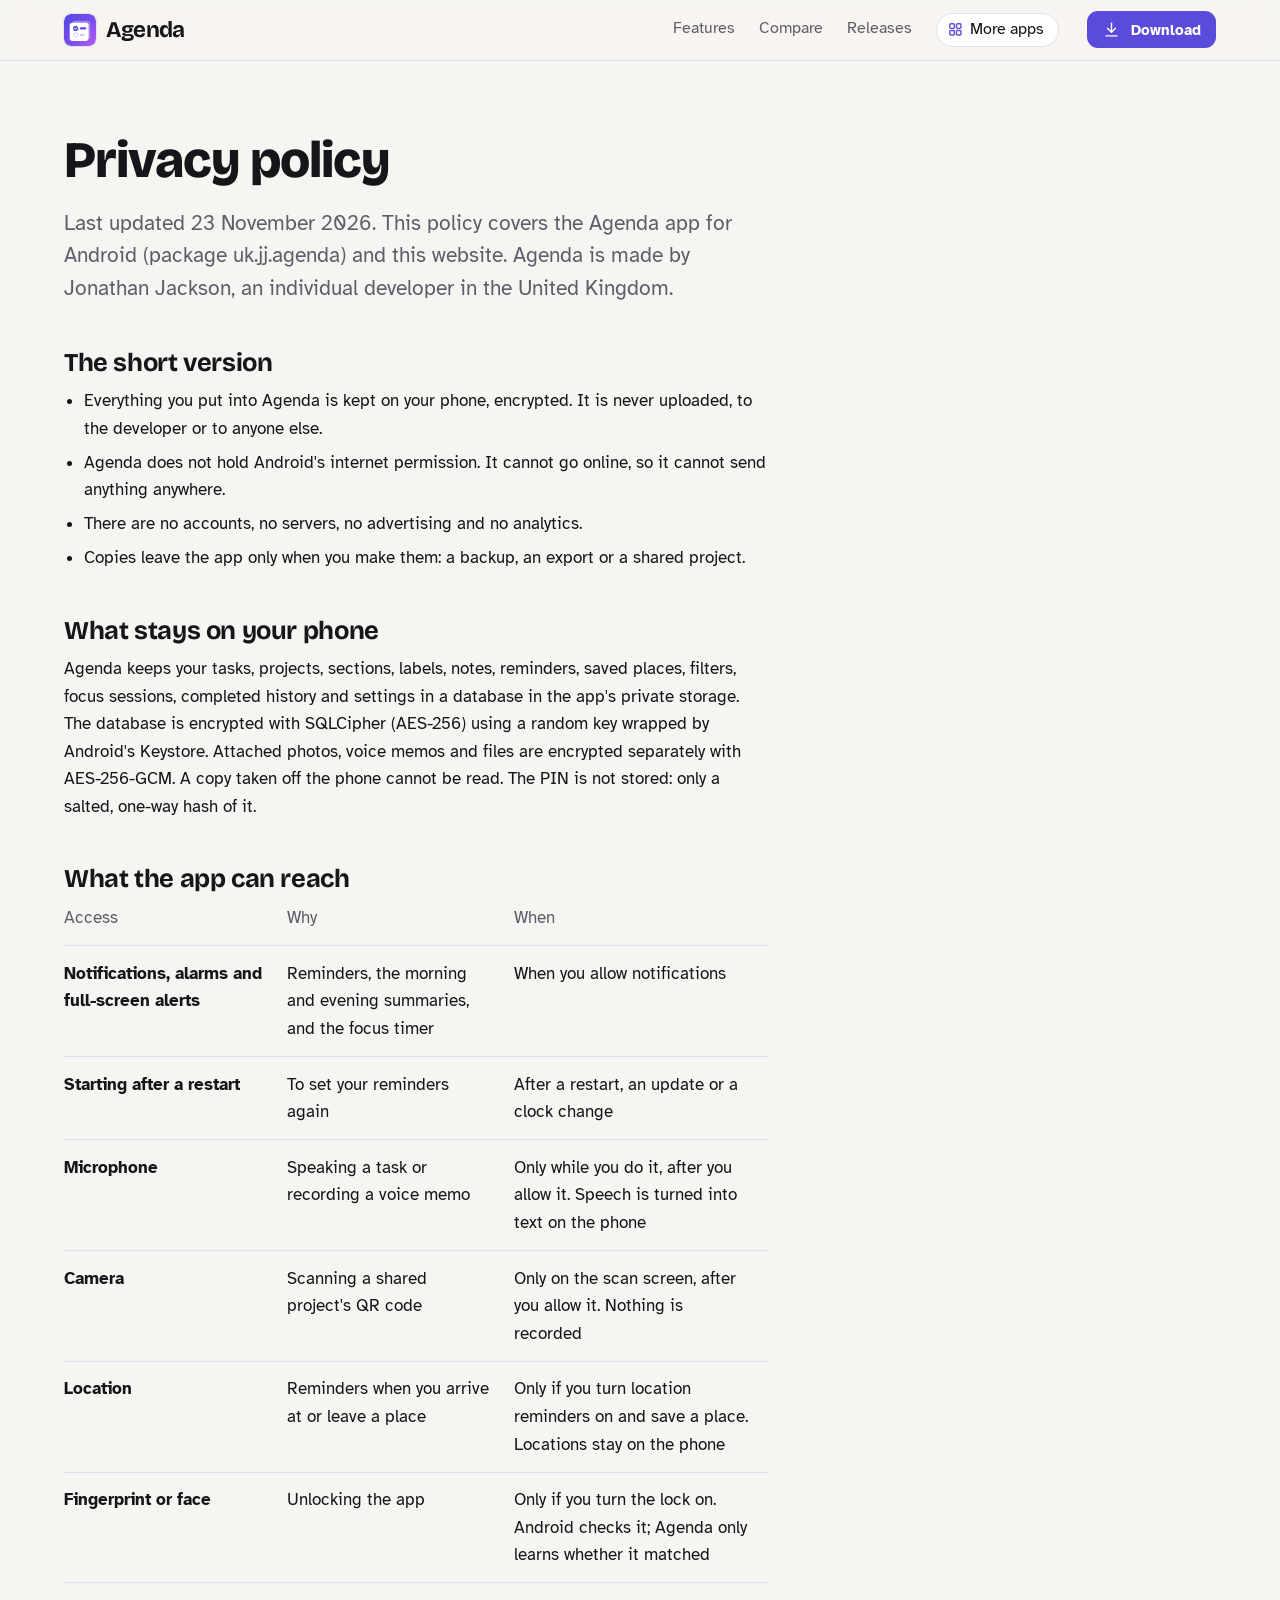
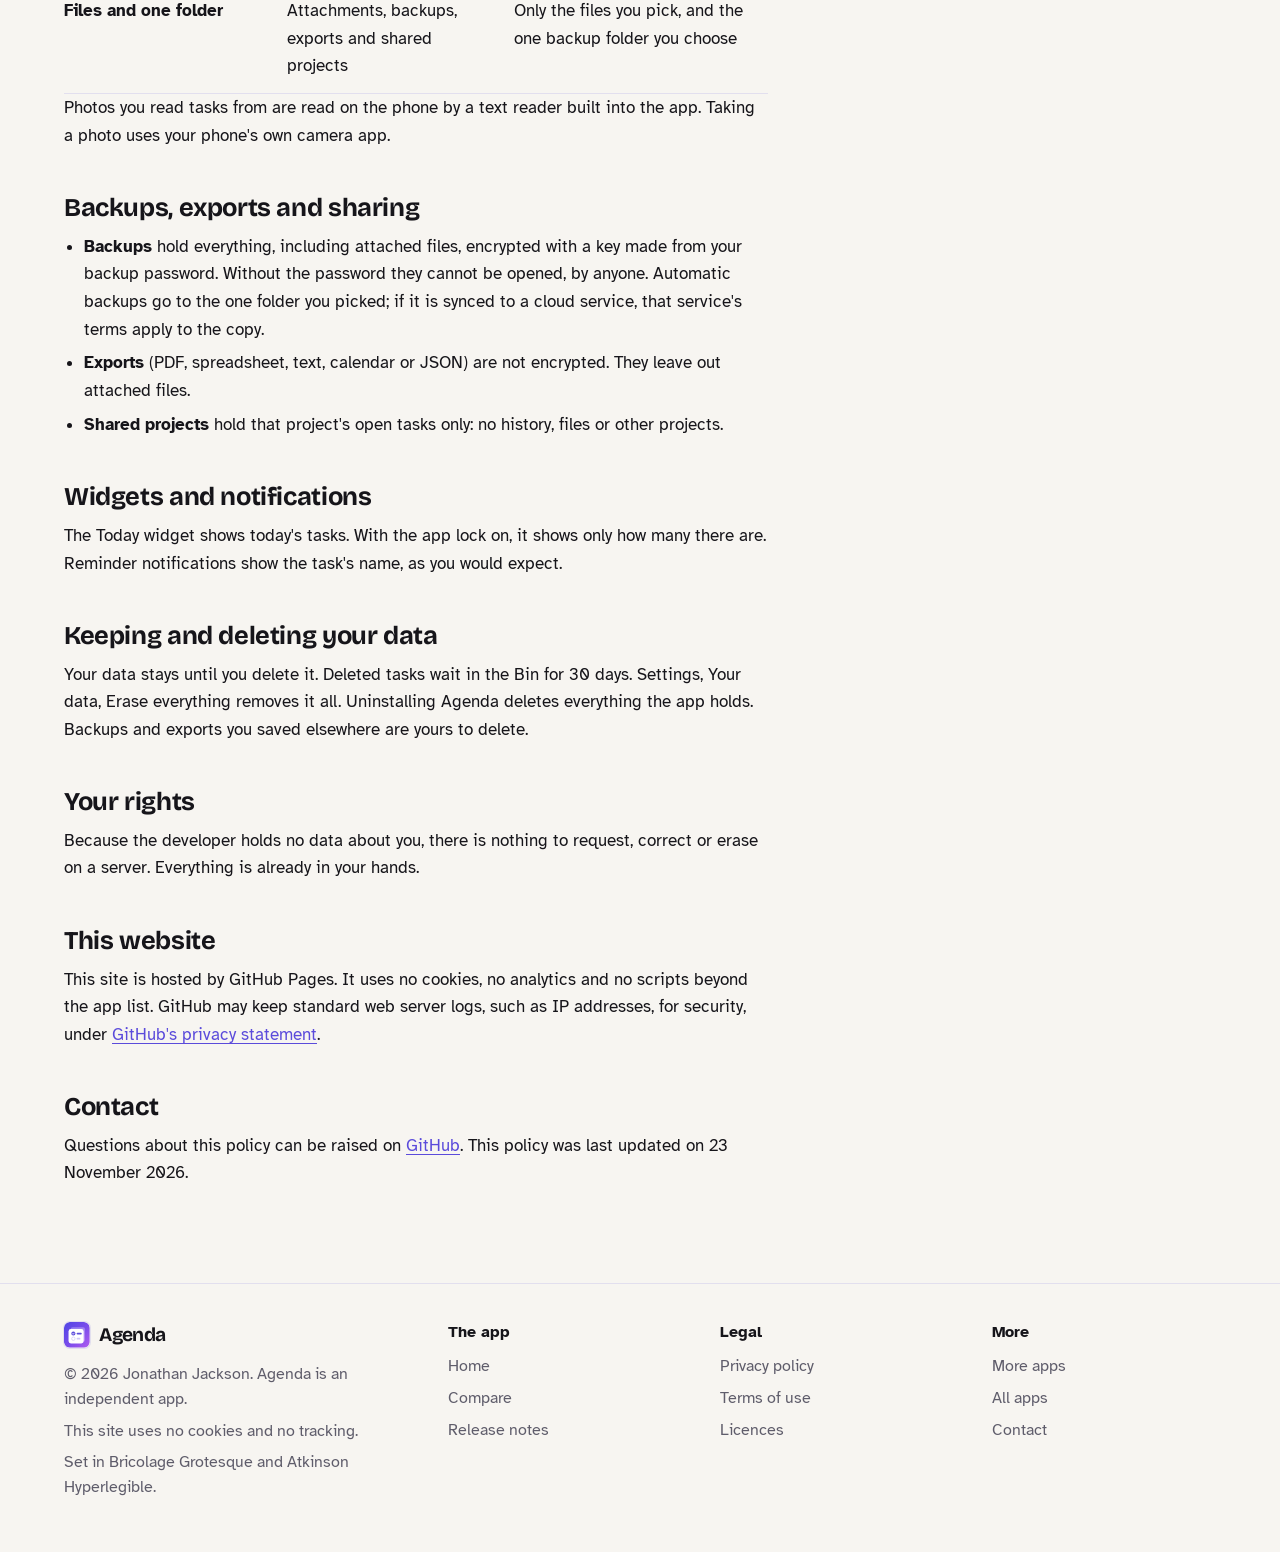
<file: privacy.html>
<!DOCTYPE html>
<html lang="en-GB">
<head>
<meta charset="utf-8">
<meta name="viewport" content="width=device-width, initial-scale=1">
<title>Agenda privacy policy</title>
<meta name="description" content="What Agenda does with your information: in short, it stays on your phone.">
<meta name="author" content="Jonathan Jackson">
<link rel="canonical" href="https://customgpter.github.io/agenda/privacy.html">
<meta name="theme-color" content="#f7f5f1" media="(prefers-color-scheme: light)">
<meta name="theme-color" content="#0c0c0f" media="(prefers-color-scheme: dark)">
<meta property="og:type" content="website">
<meta property="og:site_name" content="Agenda">
<meta property="og:title" content="Agenda privacy policy">
<meta property="og:description" content="What Agenda does with your information: in short, it stays on your phone.">
<meta property="og:url" content="https://customgpter.github.io/agenda/privacy.html">
<meta property="og:image" content="https://customgpter.github.io/agenda/assets/og.png">
<meta property="og:image:width" content="1200">
<meta property="og:image:height" content="630">
<meta property="og:image:alt" content="Agenda&#x27;s Today screen: overdue first, the day&#x27;s goal ring and a plan-my-day prompt">
<meta property="og:locale" content="en_GB">
<meta name="twitter:card" content="summary_large_image">
<link rel="icon" href="./assets/favicon.svg" type="image/svg+xml">
<link rel="apple-touch-icon" href="./assets/apple-touch-icon.png">
<link rel="preload" href="./assets/fonts/bricolage-grotesque-latin.woff2" as="font" type="font/woff2" crossorigin>
<link rel="preload" href="./assets/fonts/atkinson-hyperlegible-latin-400-normal.woff2" as="font" type="font/woff2" crossorigin>
<link rel="stylesheet" href="./assets/site.css?v=1">
<link rel="stylesheet" href="./assets/house.css?v=1">
<link rel="stylesheet" href="./assets/apps-list.css?v=1">
<script src="./assets/apps-list.js?v=1" defer></script>
</head>
<body>
<a class="skip" href="#main">Skip to content</a>
<header class="masthead">
<div class="wrap">
<a class="brand" href="./" aria-label="Agenda home"><svg viewBox="0 0 108 108" aria-hidden="true"><defs><linearGradient id="agi" x1="0" y1="0" x2="1" y2="1"><stop offset="0" stop-color="#4f46e5"/><stop offset=".55" stop-color="#7c4deb"/><stop offset="1" stop-color="#b15cf0"/></linearGradient></defs><rect width="108" height="108" rx="24" fill="url(#agi)"/><g transform="translate(54 56) scale(1.45) translate(-52 -56)"><rect x="34" y="33" width="42" height="42" rx="6" fill="#fff" fill-opacity=".3"/><rect x="28" y="38" width="44" height="42" rx="7" fill="#fff"/><circle cx="42" cy="51" r="6" fill="#5b4bdb"/><path d="M39.4 51.2l1.9 1.9 3.4-3.6" stroke="#fff" stroke-width="2.2" fill="none" stroke-linecap="round" stroke-linejoin="round"/><rect x="51.5" y="48.5" width="15" height="5" rx="2.5" fill="#5b4bdb"/><circle cx="42" cy="66" r="5" fill="none" stroke="#cfc8f7" stroke-width="2"/><rect x="51.5" y="63.5" width="11" height="5" rx="2.5" fill="#cfc8f7"/></g></svg><span>Agenda</span></a>
<nav aria-label="Main"><ul><li><a href="./#features">Features</a></li><li><a href="./compare.html">Compare</a></li><li><a href="./releases.html">Releases</a></li><li><a class="more-apps" href="./more-apps.html"><svg class="ico" viewBox="0 0 24 24" aria-hidden="true"><rect x="4" y="4" width="6.5" height="6.5" rx="1.6"/><rect x="13.5" y="4" width="6.5" height="6.5" rx="1.6"/><rect x="4" y="13.5" width="6.5" height="6.5" rx="1.6"/><rect x="13.5" y="13.5" width="6.5" height="6.5" rx="1.6"/></svg>More apps</a></li></ul></nav>
<a class="button small" href="https://github.com/CustomGPTer/agenda/releases/latest/download/Agenda.apk"><svg class="ico" viewBox="0 0 24 24" aria-hidden="true"><path d="M12 4v11"/><path d="M7 10.5l5 5 5-5"/><path d="M5 20h14"/></svg>Download</a>
</div>
</header>
<main id="main" class="doc">
<div class="wrap">
<div class="measure">
<h1>Privacy policy</h1>
<p class="lede">Last updated 23 November 2026. This policy covers the Agenda app for Android (package uk.jj.agenda) and this website. Agenda is made by Jonathan Jackson, an individual developer in the United Kingdom.</p>
<h2 id="short">The short version</h2><ul>
<li>Everything you put into Agenda is kept on your phone, encrypted. It is never uploaded, to the developer or to anyone else.</li>
<li>Agenda does not hold Android's internet permission. It cannot go online, so it cannot send anything anywhere.</li>
<li>There are no accounts, no servers, no advertising and no analytics.</li>
<li>Copies leave the app only when you make them: a backup, an export or a shared project.</li>
</ul><h2 id="kept">What stays on your phone</h2><p>Agenda keeps your tasks, projects, sections, labels, notes, reminders, saved places, filters, focus sessions, completed history and settings in a database in the app's private storage. The database is encrypted with SQLCipher (AES-256) using a random key wrapped by Android's Keystore. Attached photos, voice memos and files are encrypted separately with AES-256-GCM. A copy taken off the phone cannot be read. The PIN is not stored: only a salted, one-way hash of it.</p><h2 id="reach">What the app can reach</h2><table>
<thead><tr><th scope="col">Access</th><th scope="col">Why</th><th scope="col">When</th></tr></thead>
<tbody>
<tr><th scope="row">Notifications, alarms and full-screen alerts</th><td>Reminders, the morning and evening summaries, and the focus timer</td><td>When you allow notifications</td></tr>
<tr><th scope="row">Starting after a restart</th><td>To set your reminders again</td><td>After a restart, an update or a clock change</td></tr>
<tr><th scope="row">Microphone</th><td>Speaking a task or recording a voice memo</td><td>Only while you do it, after you allow it. Speech is turned into text on the phone</td></tr>
<tr><th scope="row">Camera</th><td>Scanning a shared project's QR code</td><td>Only on the scan screen, after you allow it. Nothing is recorded</td></tr>
<tr><th scope="row">Location</th><td>Reminders when you arrive at or leave a place</td><td>Only if you turn location reminders on and save a place. Locations stay on the phone</td></tr>
<tr><th scope="row">Fingerprint or face</th><td>Unlocking the app</td><td>Only if you turn the lock on. Android checks it; Agenda only learns whether it matched</td></tr>
<tr><th scope="row">Files and one folder</th><td>Attachments, backups, exports and shared projects</td><td>Only the files you pick, and the one backup folder you choose</td></tr>
</tbody></table>
<p>Photos you read tasks from are read on the phone by a text reader built into the app. Taking a photo uses your phone's own camera app.</p><h2 id="copies">Backups, exports and sharing</h2><ul>
<li><strong>Backups</strong> hold everything, including attached files, encrypted with a key made from your backup password. Without the password they cannot be opened, by anyone. Automatic backups go to the one folder you picked; if it is synced to a cloud service, that service's terms apply to the copy.</li>
<li><strong>Exports</strong> (PDF, spreadsheet, text, calendar or JSON) are not encrypted. They leave out attached files.</li>
<li><strong>Shared projects</strong> hold that project's open tasks only: no history, files or other projects.</li>
</ul><h2 id="widgets">Widgets and notifications</h2><p>The Today widget shows today's tasks. With the app lock on, it shows only how many there are. Reminder notifications show the task's name, as you would expect.</p><h2 id="deleting">Keeping and deleting your data</h2><p>Your data stays until you delete it. Deleted tasks wait in the Bin for 30 days. Settings, Your data, Erase everything removes it all. Uninstalling Agenda deletes everything the app holds. Backups and exports you saved elsewhere are yours to delete.</p><h2 id="rights">Your rights</h2><p>Because the developer holds no data about you, there is nothing to request, correct or erase on a server. Everything is already in your hands.</p><h2 id="website">This website</h2><p>This site is hosted by GitHub Pages. It uses no cookies, no analytics and no scripts beyond the app list. GitHub may keep standard web server logs, such as IP addresses, for security, under <a href="https://docs.github.com/en/site-policy/privacy-policies/github-general-privacy-statement">GitHub's privacy statement</a>.</p>
<h2 id="contact">Contact</h2>
<p>Questions about this policy can be raised on <a href="https://github.com/CustomGPTer/agenda/issues">GitHub</a>. This policy was last updated on 23 November 2026.</p>
</div>
</div>
</main>
<footer class="colophon">
<div class="wrap">
<div>
<a class="brand" href="./" aria-label="Agenda home"><svg viewBox="0 0 108 108" aria-hidden="true"><defs><linearGradient id="agi" x1="0" y1="0" x2="1" y2="1"><stop offset="0" stop-color="#4f46e5"/><stop offset=".55" stop-color="#7c4deb"/><stop offset="1" stop-color="#b15cf0"/></linearGradient></defs><rect width="108" height="108" rx="24" fill="url(#agi)"/><g transform="translate(54 56) scale(1.45) translate(-52 -56)"><rect x="34" y="33" width="42" height="42" rx="6" fill="#fff" fill-opacity=".3"/><rect x="28" y="38" width="44" height="42" rx="7" fill="#fff"/><circle cx="42" cy="51" r="6" fill="#5b4bdb"/><path d="M39.4 51.2l1.9 1.9 3.4-3.6" stroke="#fff" stroke-width="2.2" fill="none" stroke-linecap="round" stroke-linejoin="round"/><rect x="51.5" y="48.5" width="15" height="5" rx="2.5" fill="#5b4bdb"/><circle cx="42" cy="66" r="5" fill="none" stroke="#cfc8f7" stroke-width="2"/><rect x="51.5" y="63.5" width="11" height="5" rx="2.5" fill="#cfc8f7"/></g></svg><span>Agenda</span></a>
<p>&copy; 2026 Jonathan Jackson. Agenda is an independent app.</p>
<p>This site uses no cookies and no tracking.</p>
<p>Set in Bricolage Grotesque and Atkinson Hyperlegible.</p>
</div>
<nav aria-label="The app"><h2>The app</h2><ul>
<li><a href="./">Home</a></li>
<li><a href="./compare.html">Compare</a></li>
<li><a href="./releases.html">Release notes</a></li>

</ul></nav>
<nav aria-label="Legal"><h2>Legal</h2><ul>
<li><a href="./privacy.html">Privacy policy</a></li>
<li><a href="./terms.html">Terms of use</a></li>
<li><a href="./licences.html">Licences</a></li>
</ul></nav>
<nav aria-label="More"><h2>More</h2><ul>
<li><a href="./more-apps.html">More apps</a></li>
<li><a href="https://customgpter.github.io/">All apps</a></li>
<li><a href="https://github.com/CustomGPTer/agenda/issues">Contact</a></li>
</ul></nav>
</div>
</footer>
</body>
</html>
</file>
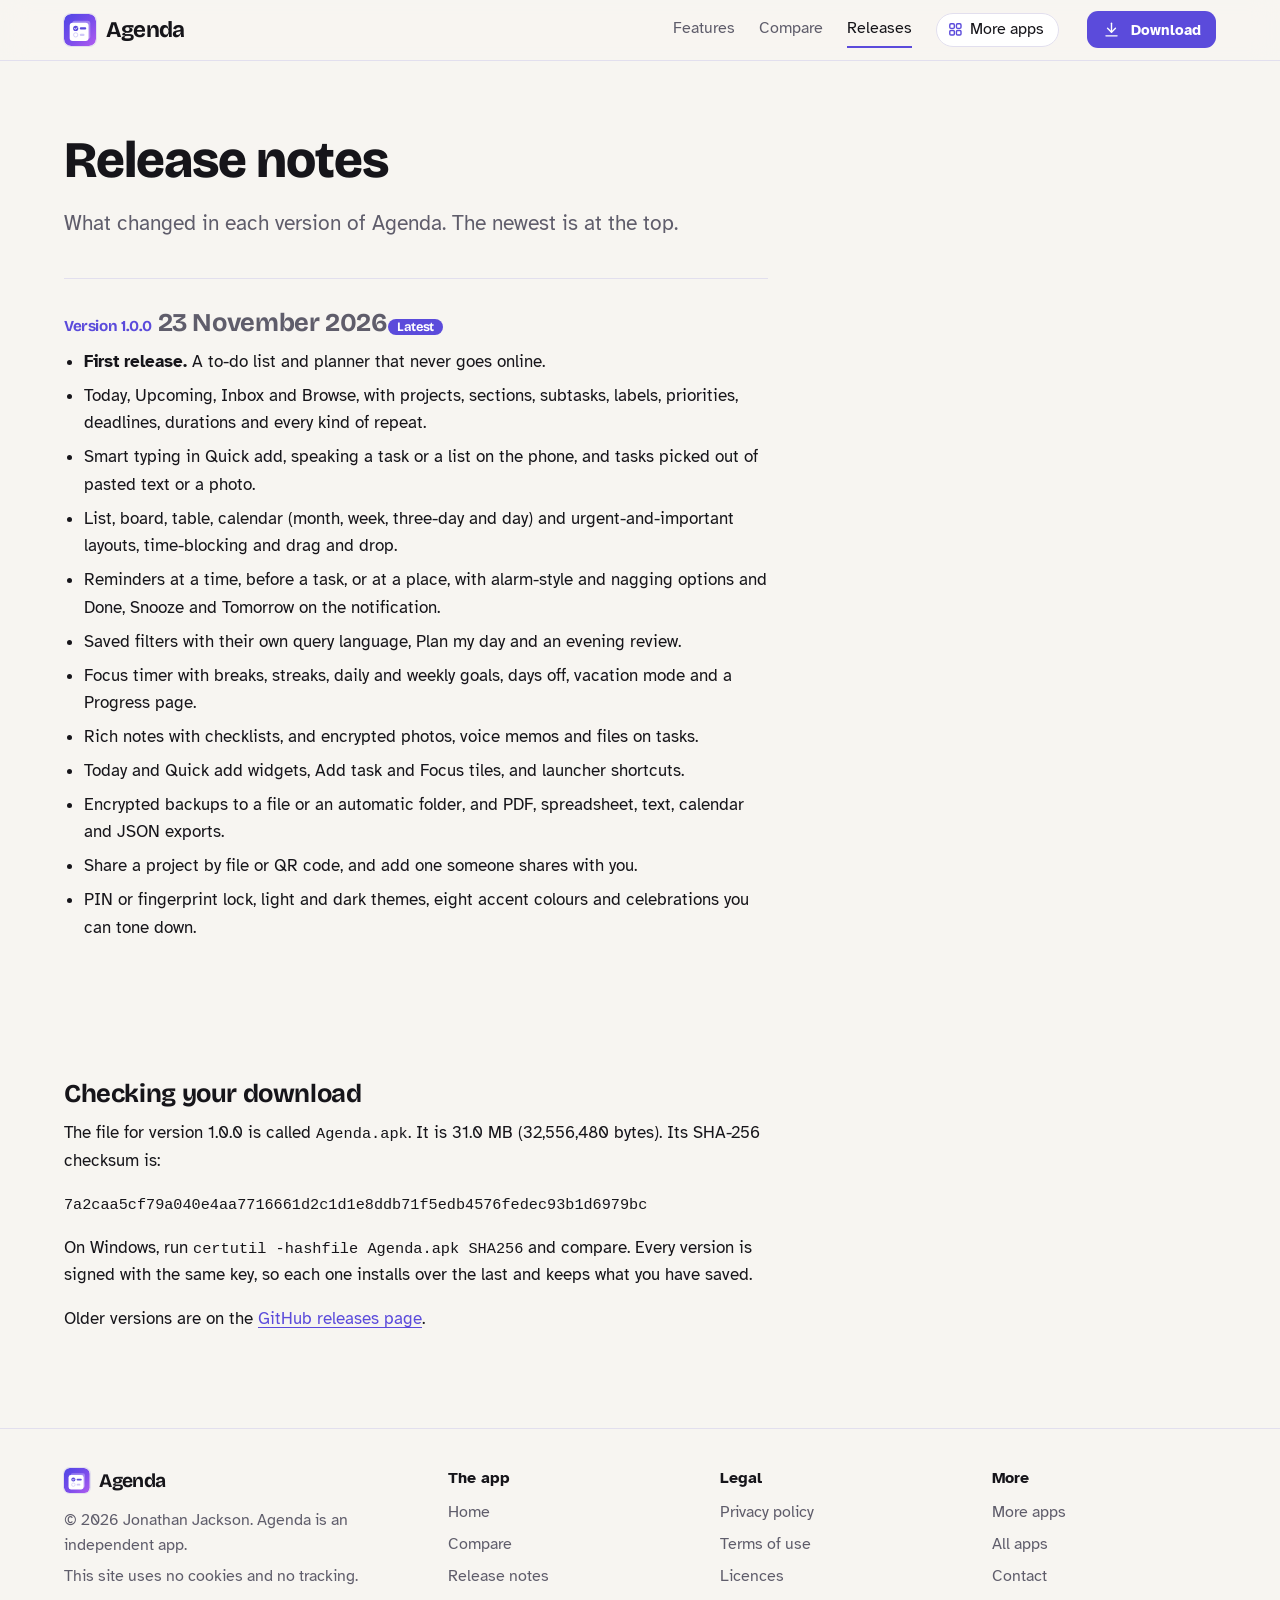
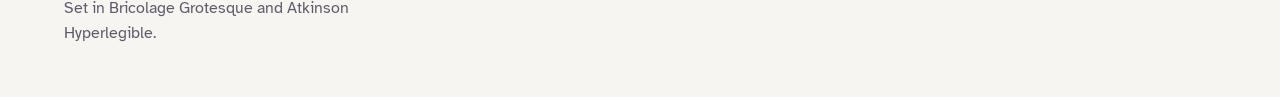
<file: releases.html>
<!DOCTYPE html>
<html lang="en-GB">
<head>
<meta charset="utf-8">
<meta name="viewport" content="width=device-width, initial-scale=1">
<title>Agenda release notes</title>
<meta name="description" content="What changed in each version of Agenda, with the file size and checksum to check your download.">
<meta name="author" content="Jonathan Jackson">
<link rel="canonical" href="https://customgpter.github.io/agenda/releases.html">
<meta name="theme-color" content="#f7f5f1" media="(prefers-color-scheme: light)">
<meta name="theme-color" content="#0c0c0f" media="(prefers-color-scheme: dark)">
<meta property="og:type" content="website">
<meta property="og:site_name" content="Agenda">
<meta property="og:title" content="Agenda release notes">
<meta property="og:description" content="What changed in each version of Agenda, with the file size and checksum to check your download.">
<meta property="og:url" content="https://customgpter.github.io/agenda/releases.html">
<meta property="og:image" content="https://customgpter.github.io/agenda/assets/og.png">
<meta property="og:image:width" content="1200">
<meta property="og:image:height" content="630">
<meta property="og:image:alt" content="Agenda&#x27;s Today screen: overdue first, the day&#x27;s goal ring and a plan-my-day prompt">
<meta property="og:locale" content="en_GB">
<meta name="twitter:card" content="summary_large_image">
<link rel="icon" href="./assets/favicon.svg" type="image/svg+xml">
<link rel="apple-touch-icon" href="./assets/apple-touch-icon.png">
<link rel="preload" href="./assets/fonts/bricolage-grotesque-latin.woff2" as="font" type="font/woff2" crossorigin>
<link rel="preload" href="./assets/fonts/atkinson-hyperlegible-latin-400-normal.woff2" as="font" type="font/woff2" crossorigin>
<link rel="stylesheet" href="./assets/site.css?v=1">
<link rel="stylesheet" href="./assets/house.css?v=1">
<link rel="stylesheet" href="./assets/apps-list.css?v=1">
<script src="./assets/apps-list.js?v=1" defer></script>
</head>
<body>
<a class="skip" href="#main">Skip to content</a>
<header class="masthead">
<div class="wrap">
<a class="brand" href="./" aria-label="Agenda home"><svg viewBox="0 0 108 108" aria-hidden="true"><defs><linearGradient id="agi" x1="0" y1="0" x2="1" y2="1"><stop offset="0" stop-color="#4f46e5"/><stop offset=".55" stop-color="#7c4deb"/><stop offset="1" stop-color="#b15cf0"/></linearGradient></defs><rect width="108" height="108" rx="24" fill="url(#agi)"/><g transform="translate(54 56) scale(1.45) translate(-52 -56)"><rect x="34" y="33" width="42" height="42" rx="6" fill="#fff" fill-opacity=".3"/><rect x="28" y="38" width="44" height="42" rx="7" fill="#fff"/><circle cx="42" cy="51" r="6" fill="#5b4bdb"/><path d="M39.4 51.2l1.9 1.9 3.4-3.6" stroke="#fff" stroke-width="2.2" fill="none" stroke-linecap="round" stroke-linejoin="round"/><rect x="51.5" y="48.5" width="15" height="5" rx="2.5" fill="#5b4bdb"/><circle cx="42" cy="66" r="5" fill="none" stroke="#cfc8f7" stroke-width="2"/><rect x="51.5" y="63.5" width="11" height="5" rx="2.5" fill="#cfc8f7"/></g></svg><span>Agenda</span></a>
<nav aria-label="Main"><ul><li><a href="./#features">Features</a></li><li><a href="./compare.html">Compare</a></li><li><a href="./releases.html" aria-current="page">Releases</a></li><li><a class="more-apps" href="./more-apps.html"><svg class="ico" viewBox="0 0 24 24" aria-hidden="true"><rect x="4" y="4" width="6.5" height="6.5" rx="1.6"/><rect x="13.5" y="4" width="6.5" height="6.5" rx="1.6"/><rect x="4" y="13.5" width="6.5" height="6.5" rx="1.6"/><rect x="13.5" y="13.5" width="6.5" height="6.5" rx="1.6"/></svg>More apps</a></li></ul></nav>
<a class="button small" href="https://github.com/CustomGPTer/agenda/releases/latest/download/Agenda.apk"><svg class="ico" viewBox="0 0 24 24" aria-hidden="true"><path d="M12 4v11"/><path d="M7 10.5l5 5 5-5"/><path d="M5 20h14"/></svg>Download</a>
</div>
</header>
<main id="main" class="doc">
<div class="wrap">
<div class="measure">
<h1>Release notes</h1>
<p class="lede">What changed in each version of Agenda. The newest is at the top.</p>
<section class="release" id="v1.0.0"><h2><span class="ver">Version 1.0.0</span> <span class="when">23 November 2026</span><span class="tag">Latest</span></h2><ul><li><b>First release.</b> A to-do list and planner that never goes online.</li><li>Today, Upcoming, Inbox and Browse, with projects, sections, subtasks, labels, priorities, deadlines, durations and every kind of repeat.</li><li>Smart typing in Quick add, speaking a task or a list on the phone, and tasks picked out of pasted text or a photo.</li><li>List, board, table, calendar (month, week, three-day and day) and urgent-and-important layouts, time-blocking and drag and drop.</li><li>Reminders at a time, before a task, or at a place, with alarm-style and nagging options and Done, Snooze and Tomorrow on the notification.</li><li>Saved filters with their own query language, Plan my day and an evening review.</li><li>Focus timer with breaks, streaks, daily and weekly goals, days off, vacation mode and a Progress page.</li><li>Rich notes with checklists, and encrypted photos, voice memos and files on tasks.</li><li>Today and Quick add widgets, Add task and Focus tiles, and launcher shortcuts.</li><li>Encrypted backups to a file or an automatic folder, and PDF, spreadsheet, text, calendar and JSON exports.</li><li>Share a project by file or QR code, and add one someone shares with you.</li><li>PIN or fingerprint lock, light and dark themes, eight accent colours and celebrations you can tone down.</li></ul></section>
<h2 id="checking">Checking your download</h2>
<p>The file for version 1.0.0 is called <code>Agenda.apk</code>. It is 31.0 MB (32,556,480 bytes). Its SHA-256 checksum is:</p>
<p><code class="sum">7a2caa5cf79a040e4aa7716661d2c1d1e8ddb71f5edb4576fedec93b1d6979bc</code></p>
<p>On Windows, run <code>certutil -hashfile Agenda.apk SHA256</code> and compare. Every version is signed with the same key, so each one installs over the last and keeps what you have saved.</p>
<p>Older versions are on the <a href="https://github.com/CustomGPTer/agenda/releases">GitHub releases page</a>.</p>
</div>
</div>
</main>
<footer class="colophon">
<div class="wrap">
<div>
<a class="brand" href="./" aria-label="Agenda home"><svg viewBox="0 0 108 108" aria-hidden="true"><defs><linearGradient id="agi" x1="0" y1="0" x2="1" y2="1"><stop offset="0" stop-color="#4f46e5"/><stop offset=".55" stop-color="#7c4deb"/><stop offset="1" stop-color="#b15cf0"/></linearGradient></defs><rect width="108" height="108" rx="24" fill="url(#agi)"/><g transform="translate(54 56) scale(1.45) translate(-52 -56)"><rect x="34" y="33" width="42" height="42" rx="6" fill="#fff" fill-opacity=".3"/><rect x="28" y="38" width="44" height="42" rx="7" fill="#fff"/><circle cx="42" cy="51" r="6" fill="#5b4bdb"/><path d="M39.4 51.2l1.9 1.9 3.4-3.6" stroke="#fff" stroke-width="2.2" fill="none" stroke-linecap="round" stroke-linejoin="round"/><rect x="51.5" y="48.5" width="15" height="5" rx="2.5" fill="#5b4bdb"/><circle cx="42" cy="66" r="5" fill="none" stroke="#cfc8f7" stroke-width="2"/><rect x="51.5" y="63.5" width="11" height="5" rx="2.5" fill="#cfc8f7"/></g></svg><span>Agenda</span></a>
<p>&copy; 2026 Jonathan Jackson. Agenda is an independent app.</p>
<p>This site uses no cookies and no tracking.</p>
<p>Set in Bricolage Grotesque and Atkinson Hyperlegible.</p>
</div>
<nav aria-label="The app"><h2>The app</h2><ul>
<li><a href="./">Home</a></li>
<li><a href="./compare.html">Compare</a></li>
<li><a href="./releases.html">Release notes</a></li>

</ul></nav>
<nav aria-label="Legal"><h2>Legal</h2><ul>
<li><a href="./privacy.html">Privacy policy</a></li>
<li><a href="./terms.html">Terms of use</a></li>
<li><a href="./licences.html">Licences</a></li>
</ul></nav>
<nav aria-label="More"><h2>More</h2><ul>
<li><a href="./more-apps.html">More apps</a></li>
<li><a href="https://customgpter.github.io/">All apps</a></li>
<li><a href="https://github.com/CustomGPTer/agenda/issues">Contact</a></li>
</ul></nav>
</div>
</footer>
</body>
</html>
</file>
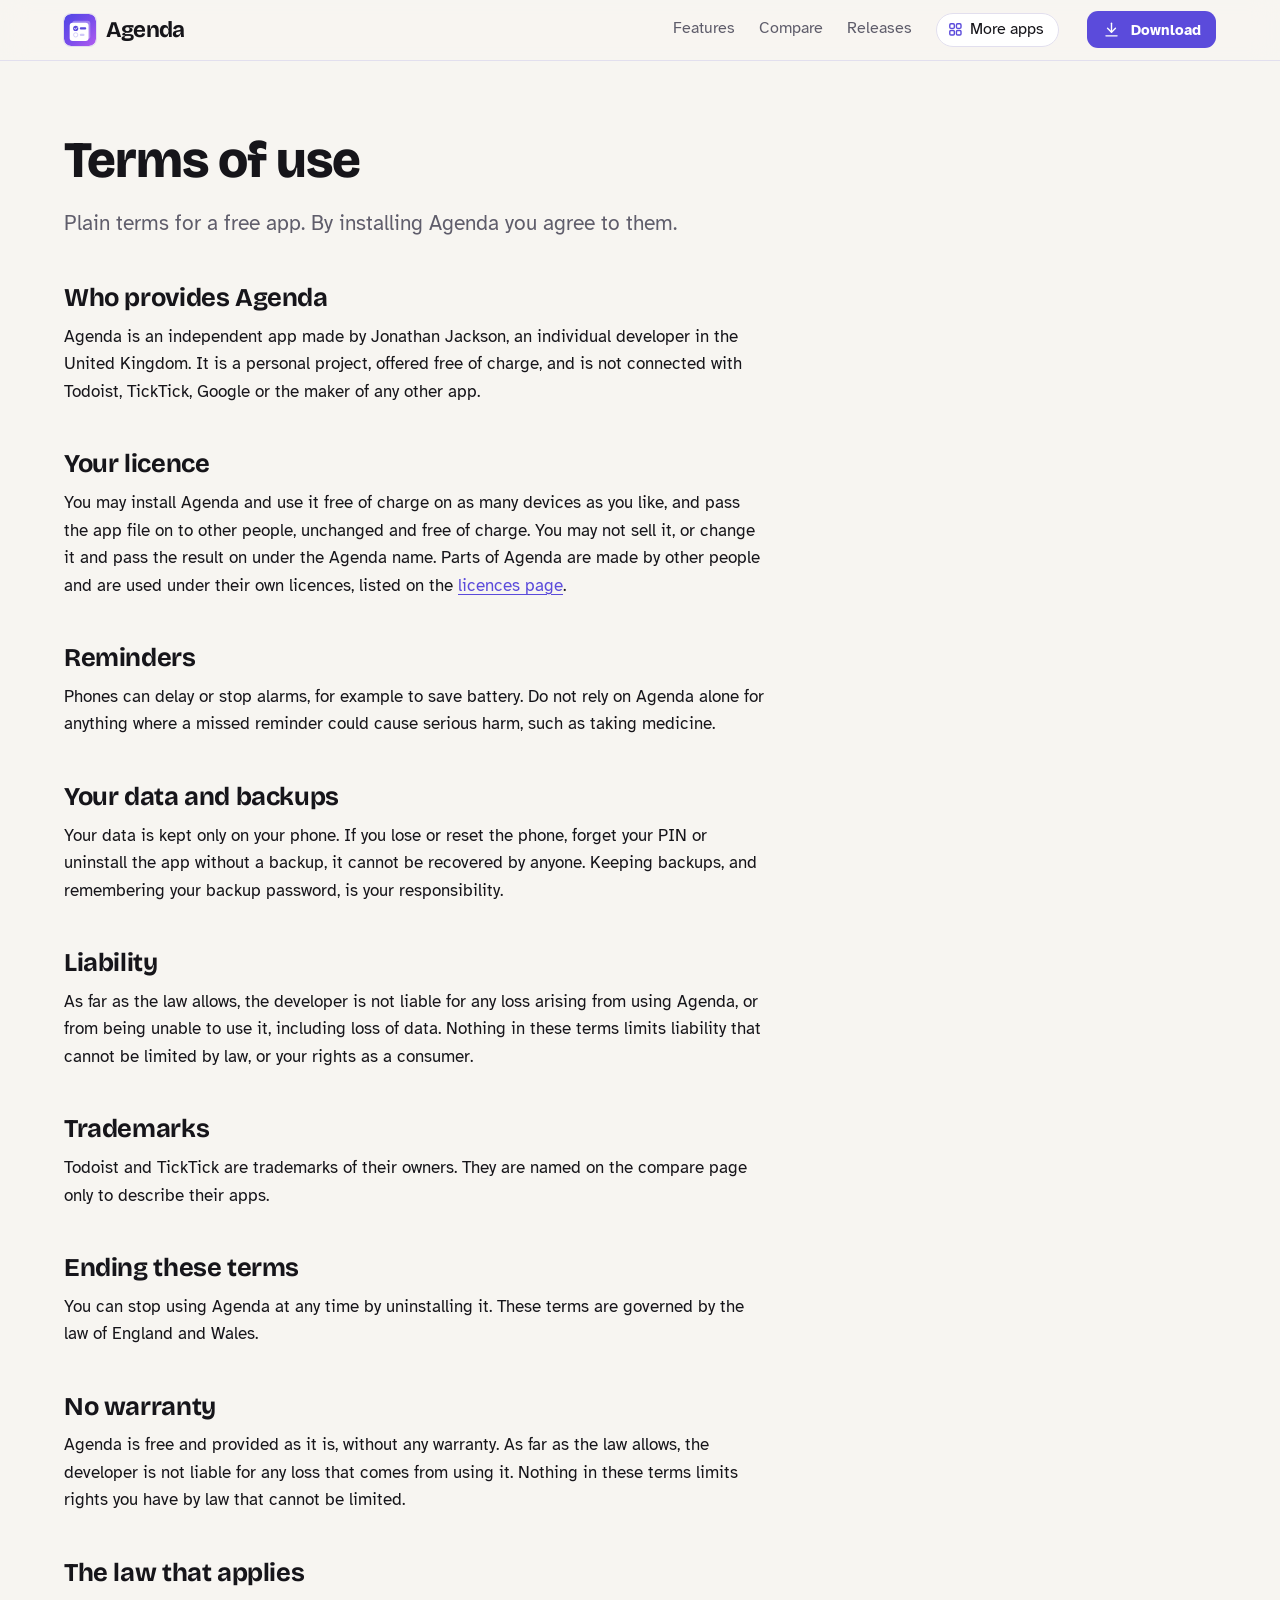
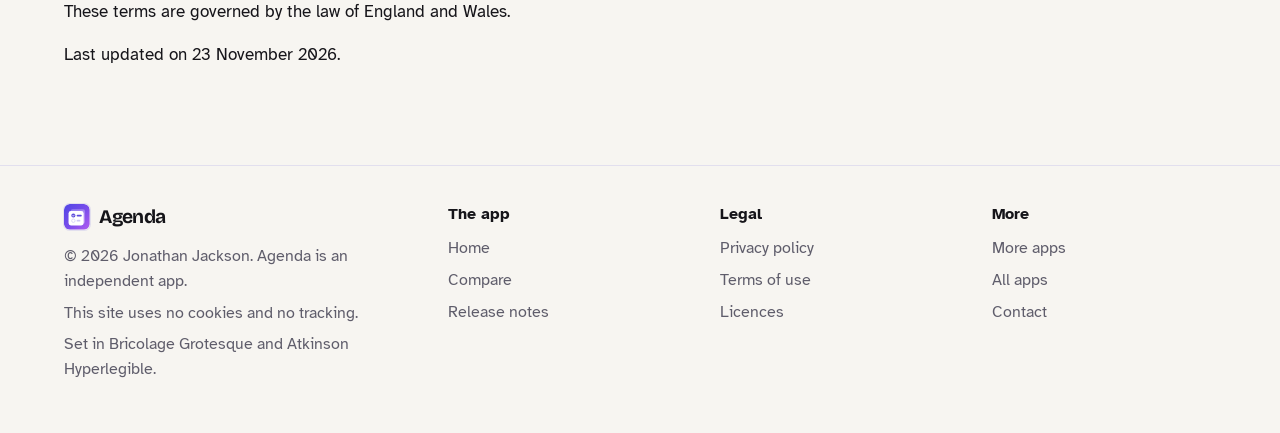
<file: terms.html>
<!DOCTYPE html>
<html lang="en-GB">
<head>
<meta charset="utf-8">
<meta name="viewport" content="width=device-width, initial-scale=1">
<title>Agenda terms of use</title>
<meta name="description" content="The terms for using Agenda.">
<meta name="author" content="Jonathan Jackson">
<link rel="canonical" href="https://customgpter.github.io/agenda/terms.html">
<meta name="theme-color" content="#f7f5f1" media="(prefers-color-scheme: light)">
<meta name="theme-color" content="#0c0c0f" media="(prefers-color-scheme: dark)">
<meta property="og:type" content="website">
<meta property="og:site_name" content="Agenda">
<meta property="og:title" content="Agenda terms of use">
<meta property="og:description" content="The terms for using Agenda.">
<meta property="og:url" content="https://customgpter.github.io/agenda/terms.html">
<meta property="og:image" content="https://customgpter.github.io/agenda/assets/og.png">
<meta property="og:image:width" content="1200">
<meta property="og:image:height" content="630">
<meta property="og:image:alt" content="Agenda&#x27;s Today screen: overdue first, the day&#x27;s goal ring and a plan-my-day prompt">
<meta property="og:locale" content="en_GB">
<meta name="twitter:card" content="summary_large_image">
<link rel="icon" href="./assets/favicon.svg" type="image/svg+xml">
<link rel="apple-touch-icon" href="./assets/apple-touch-icon.png">
<link rel="preload" href="./assets/fonts/bricolage-grotesque-latin.woff2" as="font" type="font/woff2" crossorigin>
<link rel="preload" href="./assets/fonts/atkinson-hyperlegible-latin-400-normal.woff2" as="font" type="font/woff2" crossorigin>
<link rel="stylesheet" href="./assets/site.css?v=1">
<link rel="stylesheet" href="./assets/house.css?v=1">
<link rel="stylesheet" href="./assets/apps-list.css?v=1">
<script src="./assets/apps-list.js?v=1" defer></script>
</head>
<body>
<a class="skip" href="#main">Skip to content</a>
<header class="masthead">
<div class="wrap">
<a class="brand" href="./" aria-label="Agenda home"><svg viewBox="0 0 108 108" aria-hidden="true"><defs><linearGradient id="agi" x1="0" y1="0" x2="1" y2="1"><stop offset="0" stop-color="#4f46e5"/><stop offset=".55" stop-color="#7c4deb"/><stop offset="1" stop-color="#b15cf0"/></linearGradient></defs><rect width="108" height="108" rx="24" fill="url(#agi)"/><g transform="translate(54 56) scale(1.45) translate(-52 -56)"><rect x="34" y="33" width="42" height="42" rx="6" fill="#fff" fill-opacity=".3"/><rect x="28" y="38" width="44" height="42" rx="7" fill="#fff"/><circle cx="42" cy="51" r="6" fill="#5b4bdb"/><path d="M39.4 51.2l1.9 1.9 3.4-3.6" stroke="#fff" stroke-width="2.2" fill="none" stroke-linecap="round" stroke-linejoin="round"/><rect x="51.5" y="48.5" width="15" height="5" rx="2.5" fill="#5b4bdb"/><circle cx="42" cy="66" r="5" fill="none" stroke="#cfc8f7" stroke-width="2"/><rect x="51.5" y="63.5" width="11" height="5" rx="2.5" fill="#cfc8f7"/></g></svg><span>Agenda</span></a>
<nav aria-label="Main"><ul><li><a href="./#features">Features</a></li><li><a href="./compare.html">Compare</a></li><li><a href="./releases.html">Releases</a></li><li><a class="more-apps" href="./more-apps.html"><svg class="ico" viewBox="0 0 24 24" aria-hidden="true"><rect x="4" y="4" width="6.5" height="6.5" rx="1.6"/><rect x="13.5" y="4" width="6.5" height="6.5" rx="1.6"/><rect x="4" y="13.5" width="6.5" height="6.5" rx="1.6"/><rect x="13.5" y="13.5" width="6.5" height="6.5" rx="1.6"/></svg>More apps</a></li></ul></nav>
<a class="button small" href="https://github.com/CustomGPTer/agenda/releases/latest/download/Agenda.apk"><svg class="ico" viewBox="0 0 24 24" aria-hidden="true"><path d="M12 4v11"/><path d="M7 10.5l5 5 5-5"/><path d="M5 20h14"/></svg>Download</a>
</div>
</header>
<main id="main" class="doc">
<div class="wrap">
<div class="measure">
<h1>Terms of use</h1>
<p class="lede">Plain terms for a free app. By installing Agenda you agree to them.</p>
<h2 id="who">Who provides Agenda</h2><p>Agenda is an independent app made by Jonathan Jackson, an individual developer in the United Kingdom. It is a personal project, offered free of charge, and is not connected with Todoist, TickTick, Google or the maker of any other app.</p><h2 id="licence">Your licence</h2><p>You may install Agenda and use it free of charge on as many devices as you like, and pass the app file on to other people, unchanged and free of charge. You may not sell it, or change it and pass the result on under the Agenda name. Parts of Agenda are made by other people and are used under their own licences, listed on the <a href="licences.html">licences page</a>.</p><h2 id="reminders">Reminders</h2><p>Phones can delay or stop alarms, for example to save battery. Do not rely on Agenda alone for anything where a missed reminder could cause serious harm, such as taking medicine.</p><h2 id="data">Your data and backups</h2><p>Your data is kept only on your phone. If you lose or reset the phone, forget your PIN or uninstall the app without a backup, it cannot be recovered by anyone. Keeping backups, and remembering your backup password, is your responsibility.</p><h2 id="liability">Liability</h2><p>As far as the law allows, the developer is not liable for any loss arising from using Agenda, or from being unable to use it, including loss of data. Nothing in these terms limits liability that cannot be limited by law, or your rights as a consumer.</p><h2 id="marks">Trademarks</h2><p>Todoist and TickTick are trademarks of their owners. They are named on the compare page only to describe their apps.</p><h2 id="ending">Ending these terms</h2><p>You can stop using Agenda at any time by uninstalling it. These terms are governed by the law of England and Wales.</p>
<h2 id="no-warranty">No warranty</h2>
<p>Agenda is free and provided as it is, without any warranty. As far as the law allows, the developer is not liable for any loss that comes from using it. Nothing in these terms limits rights you have by law that cannot be limited.</p>
<h2 id="governing">The law that applies</h2>
<p>These terms are governed by the law of England and Wales.</p>
<p>Last updated on 23 November 2026.</p>
</div>
</div>
</main>
<footer class="colophon">
<div class="wrap">
<div>
<a class="brand" href="./" aria-label="Agenda home"><svg viewBox="0 0 108 108" aria-hidden="true"><defs><linearGradient id="agi" x1="0" y1="0" x2="1" y2="1"><stop offset="0" stop-color="#4f46e5"/><stop offset=".55" stop-color="#7c4deb"/><stop offset="1" stop-color="#b15cf0"/></linearGradient></defs><rect width="108" height="108" rx="24" fill="url(#agi)"/><g transform="translate(54 56) scale(1.45) translate(-52 -56)"><rect x="34" y="33" width="42" height="42" rx="6" fill="#fff" fill-opacity=".3"/><rect x="28" y="38" width="44" height="42" rx="7" fill="#fff"/><circle cx="42" cy="51" r="6" fill="#5b4bdb"/><path d="M39.4 51.2l1.9 1.9 3.4-3.6" stroke="#fff" stroke-width="2.2" fill="none" stroke-linecap="round" stroke-linejoin="round"/><rect x="51.5" y="48.5" width="15" height="5" rx="2.5" fill="#5b4bdb"/><circle cx="42" cy="66" r="5" fill="none" stroke="#cfc8f7" stroke-width="2"/><rect x="51.5" y="63.5" width="11" height="5" rx="2.5" fill="#cfc8f7"/></g></svg><span>Agenda</span></a>
<p>&copy; 2026 Jonathan Jackson. Agenda is an independent app.</p>
<p>This site uses no cookies and no tracking.</p>
<p>Set in Bricolage Grotesque and Atkinson Hyperlegible.</p>
</div>
<nav aria-label="The app"><h2>The app</h2><ul>
<li><a href="./">Home</a></li>
<li><a href="./compare.html">Compare</a></li>
<li><a href="./releases.html">Release notes</a></li>

</ul></nav>
<nav aria-label="Legal"><h2>Legal</h2><ul>
<li><a href="./privacy.html">Privacy policy</a></li>
<li><a href="./terms.html">Terms of use</a></li>
<li><a href="./licences.html">Licences</a></li>
</ul></nav>
<nav aria-label="More"><h2>More</h2><ul>
<li><a href="./more-apps.html">More apps</a></li>
<li><a href="https://customgpter.github.io/">All apps</a></li>
<li><a href="https://github.com/CustomGPTer/agenda/issues">Contact</a></li>
</ul></nav>
</div>
</footer>
</body>
</html>
</file>
<file: assets/site.css>
@font-face{font-family:"Bricolage Grotesque";src:url("fonts/bricolage-grotesque-latin.woff2") format("woff2");font-weight:200 800;font-style:normal;font-display:swap}
@font-face{font-family:"Atkinson Hyperlegible";src:url("fonts/atkinson-hyperlegible-latin-400-normal.woff2") format("woff2");font-weight:400;font-style:normal;font-display:swap}
@font-face{font-family:"Atkinson Hyperlegible";src:url("fonts/atkinson-hyperlegible-latin-700-normal.woff2") format("woff2");font-weight:700;font-style:normal;font-display:swap}

/* Daylight page, night-time camera. The lamp colour is kept for the one thing to press and for what the camera has seen. */
:root{
  --page:#f2f5f9; --panel:#ffffff; --raised:#e8edf3; --ink:#0d1a2b; --soft:#465468; --rule:#d2dae4;
  --accent:#0a6a55; --accent-ink:#ffffff; --warn:#8a5200; --rec:#d3302f;
  --lamp:#ffb347; --lamp-ink:#231400; --lamp-text:#8a5200;
  --night:#09111e; --night-2:#111d30; --night-3:#1a2a43; --night-ink:#eaf0f8; --night-soft:#9fb0c7; --night-rule:#24364f; --iris:#55d6ab;
  --display:"Bricolage Grotesque","Atkinson Hyperlegible",system-ui,sans-serif;
  --sans:"Atkinson Hyperlegible",system-ui,-apple-system,"Segoe UI",Roboto,sans-serif;
  --mono:ui-monospace,SFMono-Regular,Menlo,Consolas,"Liberation Mono",monospace;
  color-scheme:light dark;
}
@media (prefers-color-scheme:dark){
  :root{--page:#0a111b; --panel:#111a27; --raised:#182434; --ink:#e9eef5; --soft:#a0aec0; --rule:#243247;
    --accent:#55d6ab; --accent-ink:#00281d; --warn:#ffb347; --rec:#ff6163; --lamp-text:#ffb347}
}

*,*::before,*::after{box-sizing:border-box}
html{-webkit-text-size-adjust:100%;scroll-behavior:smooth;scroll-padding-top:5.5rem}
@media (prefers-reduced-motion:reduce){html{scroll-behavior:auto}}
body{margin:0;background:var(--page);color:var(--ink);font:400 1.0625rem/1.62 var(--sans);text-rendering:optimizeLegibility;-webkit-font-smoothing:antialiased}
img,svg{max-width:100%;display:block}
a{color:var(--accent);text-decoration-thickness:.07em;text-underline-offset:.2em}
a:hover{text-decoration-thickness:.13em}
:focus-visible{outline:3px solid var(--lamp);outline-offset:3px;border-radius:6px}
code{font:.9em/1 var(--mono);overflow-wrap:anywhere}
h1,h2,h3{font-family:var(--display);font-weight:700;letter-spacing:-.015em;line-height:1.08;margin:0;text-wrap:balance}
p{margin:0 0 1rem}
.skip{position:absolute;left:-999px;top:0;background:var(--ink);color:var(--page);padding:.6rem 1rem;z-index:30;border-radius:0 0 8px 0}
.skip:focus{left:0}
.sr{position:absolute;width:1px;height:1px;overflow:hidden;clip-path:inset(50%);white-space:nowrap}
.wrap{width:min(72rem,100% - 2.5rem);margin-inline:auto}
.measure{max-width:44rem}
.ico{width:1.25em;height:1.25em;flex:none;fill:none;stroke:currentColor;stroke-width:1.75;stroke-linecap:round;stroke-linejoin:round}

/* ---------- masthead */
.masthead{position:sticky;top:0;z-index:20;background:color-mix(in srgb,var(--page) 88%,transparent);-webkit-backdrop-filter:blur(14px) saturate(1.3);backdrop-filter:blur(14px) saturate(1.3);border-bottom:1px solid var(--rule)}
.masthead .wrap{display:flex;flex-wrap:wrap;align-items:center;gap:.35rem 1.75rem;padding-block:.7rem}
.brand{display:inline-flex;align-items:center;gap:.6rem;font:700 1.4rem/1 var(--display);letter-spacing:-.03em;color:var(--ink);text-decoration:none;margin-right:auto}
.brand svg{width:2rem;height:2rem;flex:none;border-radius:.5rem;box-shadow:0 0 0 1px var(--rule)}
.masthead nav ul{display:flex;flex-wrap:wrap;align-items:center;gap:.15rem 1.5rem;list-style:none;margin:0;padding:0;font-size:1rem;line-height:1.3}
.masthead nav a{display:inline-flex;align-items:center;gap:.4rem;color:var(--soft);text-decoration:none;padding-block:.45rem;border-bottom:2px solid transparent}
.masthead nav a:hover{color:var(--ink)}
.masthead nav a[aria-current="page"]{color:var(--ink);border-bottom-color:var(--lamp)}
.masthead nav a.more-apps{color:var(--ink);border:1px solid var(--rule);border-radius:999px;padding:.34rem .85rem .34rem .65rem;background:var(--panel)}
.masthead nav a.more-apps .ico{width:1.05em;height:1.05em;color:var(--accent);stroke-width:2}
.masthead nav a.more-apps:hover,.masthead nav a.more-apps[aria-current="page"]{border-color:var(--accent)}
.button{display:inline-flex;align-items:center;gap:.6rem;background:var(--lamp);color:var(--lamp-ink);font:700 1.08rem/1.2 var(--sans);text-decoration:none;padding:.95rem 1.5rem;border-radius:14px;box-shadow:0 1px 0 rgba(255,255,255,.45) inset,0 12px 24px -14px rgba(138,82,0,.9)}
.button:hover{background:#ffc56e}
.button:active{transform:translateY(1px)}
.button.small{font-size:.95rem;padding:.55rem .95rem;border-radius:11px;box-shadow:none}
.button.quiet{background:none;box-shadow:none;border:1px solid var(--rule);color:var(--ink)}
.button.quiet:hover{border-color:var(--ink);background:none}
@media (max-width:52rem){
  .masthead nav{order:3;flex:1 0 100%}
  .masthead nav ul{gap:.1rem .85rem;font-size:.95rem}
  .masthead nav .wide{display:none}
}
@media (max-width:24rem){.masthead nav a.more-apps .ico{display:none}.masthead nav a.more-apps{padding-inline:.7rem}}

/* ---------- hero */
.hero{padding-block:clamp(2.2rem,6vw,4.75rem) clamp(2.5rem,6vw,4.5rem);overflow:hidden}
.hero-grid{display:grid;gap:clamp(2.25rem,5vw,4rem);align-items:center}
@media (min-width:62rem){.hero-grid{grid-template-columns:minmax(0,11fr) minmax(0,10fr)}}
.hero h1{font-size:clamp(2.6rem,6vw,4.25rem);font-weight:800;line-height:1;letter-spacing:-.022em;margin-bottom:1.5rem}
.lede{font-size:clamp(1.14rem,2vw,1.3rem);line-height:1.55;color:var(--soft);margin:0 0 1rem;max-width:34rem}
.get{display:flex;flex-wrap:wrap;align-items:center;gap:.9rem 1.5rem;margin:1.8rem 0 1.1rem}
.get .aside{font-weight:700;color:var(--ink)}
.facts{font-size:.98rem;line-height:1.5;color:var(--soft);margin:0 0 .5rem;max-width:36rem}
.pills{display:flex;flex-wrap:wrap;gap:.45rem;list-style:none;margin:0 0 1rem;padding:0;font-size:.95rem}
.pills li{border:1px solid var(--rule);border-radius:999px;padding:.22rem .8rem;background:var(--panel);color:var(--soft)}

/* the monitor: the camera's view, the day beneath it, and the alert it sends */
.monitor{position:relative;max-width:36rem;margin-inline:auto;width:100%;padding-bottom:3.1rem}
@media (min-width:62rem){.monitor{margin-inline:auto 0}}
.screen{position:relative;background:var(--night);border-radius:22px;padding:.6rem;box-shadow:0 0 0 1px var(--night-rule),0 30px 60px -30px rgba(9,17,30,.75)}
.cam{position:relative;border-radius:15px;overflow:hidden;aspect-ratio:16/10;background:#0b1626}
.cam svg{width:100%;height:100%}
.cam text{font:700 15px var(--sans);fill:#231400}
.hud{position:absolute;display:inline-flex;align-items:center;gap:.4rem;font:700 .76rem/1 var(--sans);color:var(--night-ink);background:rgba(6,12,22,.62);border-radius:999px;padding:.38rem .65rem;letter-spacing:.01em}
.hud i{width:.5rem;height:.5rem;border-radius:50%;background:var(--iris)}
.hud.watching{left:.7rem;top:.7rem}
.hud.rec{right:.7rem;top:.7rem}
.hud.rec i{background:#ff5a5c}
.hud.stamp{left:.7rem;bottom:.7rem;font:400 .74rem/1 var(--mono);border-radius:6px;color:#d5deea}
.hud.place{right:.7rem;bottom:.7rem;border-radius:6px;font-weight:400;color:#d5deea}
.day{padding:.85rem .55rem 2rem;color:var(--night-soft);font-size:.8rem;line-height:1.2}
.day-head{display:flex;justify-content:space-between;margin-bottom:.6rem}
.day-head b{color:var(--night-ink)}
.track{position:relative;height:1.5rem;border-radius:7px;background:repeating-linear-gradient(90deg,var(--night-3) 0 1px,transparent 1px calc(100% / 24)),var(--night-2);box-shadow:inset 0 0 0 1px var(--night-rule)}
.ev{position:absolute;top:3px;bottom:3px;width:max(5px,1.1%);border-radius:3px;background:var(--iris);left:var(--at)}
.ev.seen{background:var(--lamp)}
.now{position:absolute;top:-4px;bottom:-4px;left:var(--at);width:2px;background:var(--night-ink);border-radius:2px}
.hours{display:flex;justify-content:space-between;margin-top:.4rem;font-size:.72rem}
.alert{position:absolute;right:-.4rem;bottom:0;display:flex;align-items:center;gap:.75rem;width:min(19rem,88%);background:var(--panel);color:var(--ink);border:1px solid var(--rule);border-radius:16px;padding:.65rem .8rem;box-shadow:0 18px 36px -18px rgba(9,17,30,.55)}
.alert .thumb{flex:none;width:3.1rem;height:3.1rem;border-radius:10px;background:linear-gradient(160deg,#16263d,#0b1626);position:relative;overflow:hidden}
.alert .thumb::before{content:"";position:absolute;left:50%;bottom:0;width:38%;height:62%;translate:-50% 0;border-radius:40% 40% 0 0;background:#6f86a6}
.alert .thumb::after{content:"";position:absolute;left:50%;top:14%;width:26%;aspect-ratio:1;translate:-50% 0;border-radius:50%;background:#8ea4c2}
.alert b{display:block;font-size:.98rem;line-height:1.25}
.alert span{display:block;font-size:.86rem;color:var(--soft);line-height:1.3}
.alert .dot{flex:none;width:.6rem;height:.6rem;border-radius:50%;background:var(--lamp);margin-left:auto;box-shadow:0 0 0 4px color-mix(in srgb,var(--lamp) 25%,transparent)}
@media (max-width:26rem){.alert{right:0}}
@media (prefers-reduced-motion:no-preference){
  .cam .spill{animation:vg-in .9s ease-out .25s both}
  .cam .who{animation:vg-step .9s cubic-bezier(.2,.8,.25,1) .9s both}
  .cam .mark{animation:vg-lock .45s cubic-bezier(.3,1.4,.5,1) 1.7s both;transform-box:fill-box;transform-origin:center}
  .hud.rec{animation:vg-in .3s ease-out 2.05s both}
  .hud.rec i{animation:vg-blink 1.2s steps(2,jump-none) 2.3s 4}
  .ev.seen,.now{animation:vg-pop .4s cubic-bezier(.3,1.5,.5,1) 2.4s both}
  .alert{animation:vg-rise .6s cubic-bezier(.2,.8,.25,1) 2.9s both}
  @keyframes vg-in{from{opacity:0}to{opacity:1}}
  @keyframes vg-step{from{opacity:0;transform:translateX(18px)}to{opacity:1;transform:none}}
  @keyframes vg-lock{from{opacity:0;transform:scale(1.12)}to{opacity:1;transform:none}}
  @keyframes vg-blink{from{opacity:1}to{opacity:.25}}
  @keyframes vg-pop{from{opacity:0;transform:scaleY(.2)}to{opacity:1;transform:none}}
  @keyframes vg-rise{from{opacity:0;transform:translateY(14px)}to{opacity:1;transform:none}}
}

/* ---------- sections */
section{padding-block:clamp(3rem,7vw,5.5rem)}
section + section{border-top:1px solid var(--rule)}
h2{font-size:clamp(1.8rem,3.6vw,2.6rem);margin-bottom:.9rem}
h3{font:700 1.1rem/1.3 var(--sans);letter-spacing:0;margin:0 0 .3rem}
.intro{color:var(--soft);max-width:40rem;margin-bottom:2.2rem;font-size:1.1rem}

.promises{padding-block:0;border-block:1px solid var(--rule);background:var(--panel)}
.promises ul{list-style:none;margin:0;padding:0;display:grid;grid-template-columns:repeat(auto-fit,minmax(min(100%,14rem),1fr))}
.promises li{display:flex;gap:.8rem;align-items:flex-start;padding:1.4rem 1.5rem 1.4rem 0}
.promises .ico{width:1.6rem;height:1.6rem;color:var(--accent);margin-top:.1rem}
.promises b{display:block;line-height:1.3}
.promises span{color:var(--soft);font-size:.96rem;line-height:1.45;display:block}
.hero + .promises{border-top:1px solid var(--rule)}

.steps{list-style:none;counter-reset:s;margin:0;padding:0;display:grid;gap:1.25rem}
@media (min-width:52rem){.steps{grid-template-columns:repeat(3,minmax(0,1fr))}}
.steps li{counter-increment:s;background:var(--panel);border:1px solid var(--rule);border-radius:18px;padding:1.4rem 1.4rem 1.5rem}
.steps li::before{content:counter(s);display:grid;place-items:center;width:2rem;height:2rem;border-radius:50%;background:var(--ink);color:var(--page);font:700 1rem/1 var(--display);margin-bottom:1rem}
.steps p{margin:0;color:var(--soft)}

.notices{display:grid;gap:1.25rem}
@media (min-width:52rem){.notices{grid-template-columns:repeat(2,minmax(0,1fr))}}
.sense{background:var(--night);color:var(--night-ink);border-radius:20px;padding:1.5rem 1.5rem 1.6rem;box-shadow:0 0 0 1px var(--night-rule)}
.sense h3{font:700 1.35rem/1.2 var(--display);letter-spacing:-.02em;margin-bottom:.35rem}
.sense p{color:var(--night-soft);margin-bottom:1.1rem}
.chips{display:flex;flex-wrap:wrap;gap:.5rem;list-style:none;margin:0;padding:0}
.chips li{display:inline-flex;align-items:center;gap:.45rem;border:1px solid var(--night-rule);background:var(--night-2);border-radius:10px;padding:.42rem .75rem .42rem .6rem;font-size:.98rem;line-height:1.2}
.chips .ico{color:var(--lamp)}

.groups{display:grid;gap:0}
.group{display:grid;gap:.4rem 3rem;padding-block:1.6rem;border-top:1px solid var(--rule)}
.group:last-child{border-bottom:1px solid var(--rule)}
@media (min-width:56rem){.group{grid-template-columns:13rem minmax(0,1fr)}}
.group > h3{font:700 1.3rem/1.2 var(--display);letter-spacing:-.02em;color:var(--ink)}
.group dl{margin:0;display:grid;gap:1.1rem 2.5rem}
@media (min-width:40rem){.group dl{grid-template-columns:repeat(2,minmax(0,1fr))}}
.group dt{font-weight:700;line-height:1.35}
.group dd{margin:.2rem 0 0;color:var(--soft)}

.setups{display:grid;gap:1.25rem}
@media (min-width:52rem){.setups{grid-template-columns:repeat(2,minmax(0,1fr))}}
.setup{background:var(--panel);border:1px solid var(--rule);border-radius:20px;padding:1.5rem}
.setup h3{font:700 1.35rem/1.2 var(--display);letter-spacing:-.02em;margin-bottom:.9rem}
.setup .kit{display:flex;align-items:center;gap:.6rem;color:var(--soft);font-size:.95rem;margin-bottom:1rem}
.setup .kit .ico{width:1.9rem;height:1.9rem;color:var(--ink);stroke-width:1.5}
.setup .kit .to{width:1.2rem;height:1.2rem;color:var(--soft)}
.ticks{list-style:none;margin:0;padding:0;display:grid;gap:.5rem}
.ticks li{position:relative;padding-left:1.7rem;color:var(--soft)}
.ticks li::before{content:"";position:absolute;left:.15rem;top:.42em;width:.75rem;height:.42rem;border-left:2.5px solid var(--accent);border-bottom:2.5px solid var(--accent);rotate:-45deg}

.modes{list-style:none;margin:0;padding:0;display:grid;gap:1.25rem}
@media (min-width:52rem){.modes{grid-template-columns:repeat(3,minmax(0,1fr))}}
.modes li{border-top:3px solid var(--ink);padding-top:1rem}
.modes p{color:var(--soft);margin:0}

.scroll{overflow-x:auto}
table{width:100%;border-collapse:collapse}
th,td{text-align:left;vertical-align:top;padding:.85rem 1.2rem .85rem 0;border-top:1px solid var(--rule)}
thead th{border-top:0;color:var(--soft);font-weight:400;padding-top:0}
tbody th{font-weight:700;min-width:11rem}
tr:last-child>*{border-bottom:1px solid var(--rule)}
.after-table{margin-top:1.5rem}
/* On a phone a table becomes a stack: the row's name, then its cells side by side. */
@media (max-width:40rem){
  table:not(.cmp),table:not(.cmp) thead,table:not(.cmp) tbody{display:block}
  table:not(.cmp) tr{display:flex;flex-wrap:wrap;gap:.3rem 1.1rem;padding:.9rem 0;border-top:1px solid var(--rule)}
  table:not(.cmp) thead tr{border-top:0;padding-top:0}
  table:not(.cmp) tbody tr:last-child{border-bottom:1px solid var(--rule)}
  table:not(.cmp) th,table:not(.cmp) td{display:block;border:0;padding:0;flex:1 1 0;min-width:0;overflow-wrap:break-word}
  table:not(.cmp) tr>:first-child{flex:0 0 100%;min-width:0}
}

.plain{list-style:none;margin:0;padding:0;display:grid;gap:1.6rem 3rem}
@media (min-width:52rem){.plain{grid-template-columns:repeat(3,minmax(0,1fr))}}
.plain p{color:var(--soft);margin:0}

.faq{display:grid;gap:0 3rem;align-items:start}
@media (min-width:56rem){.faq{grid-template-columns:repeat(2,minmax(0,1fr))}}
.faq details{border-top:1px solid var(--rule);padding:.15rem 0}
.faq summary{cursor:pointer;list-style:none;display:flex;align-items:flex-start;justify-content:space-between;gap:1rem;font-weight:700;padding:.85rem 0;line-height:1.35}
.faq summary::-webkit-details-marker{display:none}
.faq summary::after{content:"";flex:none;width:.6rem;height:.6rem;margin:.3rem .25rem 0 0;border-right:2px solid var(--soft);border-bottom:2px solid var(--soft);rotate:45deg;transition:rotate .15s}
.faq details[open] summary::after{rotate:-135deg;margin-top:.55rem}
.faq details p{color:var(--soft);margin:0 0 1.1rem;max-width:36rem}
@media (prefers-reduced-motion:reduce){.faq summary::after{transition:none}}

.closing{background:var(--night);color:var(--night-ink);border-top:0}
.closing .wrap{display:grid;gap:1.5rem 3rem;align-items:center}
@media (min-width:52rem){.closing .wrap{grid-template-columns:minmax(0,1fr) auto}}
.closing h2{margin-bottom:.5rem}
.closing p{color:var(--night-soft);margin:0;max-width:36rem}
.closing a:not(.button){color:var(--iris)}
section + .closing{border-top:0}

/* ---------- document pages */
.doc{padding-block:clamp(2.5rem,6vw,4.5rem) clamp(3rem,7vw,5rem)}
.doc h1{font-size:clamp(2.2rem,5vw,3.2rem);font-weight:800;letter-spacing:-.02em;margin-bottom:1.2rem}
.doc .lede{max-width:none}
.doc h2{font-size:1.6rem;margin-top:2.8rem;margin-bottom:.7rem;scroll-margin-top:5.5rem}
.doc h3{margin-top:1.6rem}
.doc ul{padding-left:1.25rem;margin:0 0 1rem}
.doc li{margin:.4rem 0}
.doc a{overflow-wrap:anywhere}
.contents{border-block:1px solid var(--rule);padding-block:1rem;margin-block:2rem}
.contents ul{list-style:none;margin:.4rem 0 0;padding:0;columns:2 14rem;column-gap:2rem}
.contents li{margin:.2rem 0;break-inside:avoid}
.note{border-left:3px solid var(--lamp);padding:.2rem 0 .2rem 1.1rem;color:var(--soft)}
.key{font-size:.95rem;line-height:1.55;color:var(--soft);margin:0 0 .6rem}
.sum{font-size:.95rem;overflow-wrap:anywhere}

/* ---------- compare */
.cmp{min-width:44rem;margin:1.4rem 0 1rem}
.cmp th,.cmp td{padding:.85rem .9rem}
.cmp thead th{color:var(--ink);font-weight:700;vertical-align:bottom;padding-top:.85rem}
.cmp small{display:block;font-weight:400;font-size:.84rem;line-height:1.35;color:var(--soft)}
.cmp tbody th{min-width:13rem;padding-left:0}
.cmp thead th:first-child{padding-left:0}
.cmp .ours{background:var(--panel);box-shadow:inset 1px 0 var(--rule),inset -1px 0 var(--rule)}
.yes{color:var(--accent);font-weight:700}
.pay{color:var(--lamp-text);font-weight:700}
.na{color:var(--soft)}
.cmp .app{display:none}
@media (max-width:54rem){
  .cmp{min-width:0}
  .cmp thead{position:absolute;width:1px;height:1px;overflow:hidden;clip-path:inset(50%)}
  .cmp tbody,.cmp tr,.cmp th,.cmp td{display:block}
  .cmp tr{padding:1rem 0;border-top:1px solid var(--rule)}
  .cmp th,.cmp td{border:0;padding:0}
  .cmp tbody th{min-width:0;margin-bottom:.55rem}
  .cmp td{display:grid;grid-template-columns:7.5rem 1fr;gap:.75rem;padding:.22rem 0}
  .cmp .app{display:block;font-weight:400;color:var(--soft)}
  .cmp .ours{background:none;box-shadow:none}
  .cmp .ours .app{color:var(--ink);font-weight:700}
}

/* ---------- release notes */
.release{border-top:1px solid var(--rule);margin-top:2.4rem;padding-top:1.9rem;scroll-margin-top:5.5rem}
.doc .release h2{margin-top:0}
.contents + .release{border-top:0;margin-top:0;padding-top:.4rem}
.ver{font-weight:700;font-size:.95rem;color:var(--lamp-text);margin:0 0 .5rem}
.when{color:var(--soft);margin:-.2rem 0 .2rem}
.tag{display:inline-block;background:var(--accent);color:var(--accent-ink);border-radius:999px;font-weight:700;font-size:.8rem;padding:.08rem .6rem;margin-right:.6rem}
.doc .release h3{font-size:1rem;color:var(--ink);margin:1.3rem 0 .2rem}
.release ul{margin-bottom:0}

/* ---------- more apps */
.mapps{list-style:none;margin:2.2rem 0 0;padding:0;display:grid;gap:1.4rem}
@media (min-width:50rem){.mapps{grid-template-columns:repeat(2,minmax(0,1fr))}}
.doc .mapps{padding-left:0}
.doc .mapp{margin:0}
.mapp{display:flex;flex-direction:column;background:var(--panel);border:1px solid var(--rule);border-radius:20px;overflow:hidden}
.mapp-cover{position:relative;height:6.5rem;background:linear-gradient(135deg,var(--b),var(--b2));overflow:hidden}
.mapp-cover svg{position:absolute;right:-1.2rem;top:-1.6rem;width:11rem;height:11rem;max-width:none;opacity:.22}
.mapp-body{display:flex;flex-direction:column;flex:1;padding:0 1.4rem 1.4rem}
.mapp-icon{width:4.25rem;height:4.25rem;border-radius:1rem;margin-top:-2.1rem;position:relative;box-shadow:0 0 0 4px var(--panel)}
.mapp h2{font-size:1.6rem;margin:.85rem 0 .1rem}
.mapp-kind{color:var(--soft);margin:0 0 .7rem}
.mapp-say{margin:0 0 1.1rem}
.mapp-go{display:flex;flex-wrap:wrap;align-items:center;gap:.7rem 1.3rem;margin:auto 0 0}
.mapp-go .button{padding:.75rem 1.15rem;font-size:1rem;border-radius:12px}
.mapp-site{font-weight:700}
.mapp-needs{font-size:.9rem;color:var(--soft);margin:.9rem 0 0}

/* ---------- colophon */
.colophon{border-top:1px solid var(--rule);color:var(--soft);font-size:.98rem;line-height:1.6}
.colophon .wrap{display:grid;gap:2rem 3rem;padding-block:2.4rem 2.8rem}
@media (min-width:52rem){.colophon .wrap{grid-template-columns:minmax(0,1.5fr) repeat(3,minmax(0,1fr))}}
.colophon p{margin:0 0 .4rem;max-width:26rem}
.colophon .brand{font-size:1.2rem;margin-bottom:.9rem}
.colophon .brand svg{width:1.6rem;height:1.6rem}
.colophon h2{font:700 .98rem/1.3 var(--sans);letter-spacing:0;color:var(--ink);margin:0 0 .5rem}
.colophon ul{list-style:none;margin:0;padding:0}
.colophon li a{display:inline-block;padding-block:.22rem;color:var(--soft);text-decoration:none}
.colophon li a:hover{color:var(--ink);text-decoration:underline}
</file>
<file: assets/house.css>
:root{--page:#f7f5f1;--panel:#ffffff;--raised:#efecf8;--ink:#16151a;--soft:#5f5d6b;--rule:#e2dfee;--accent:#5b4bdb;--accent-ink:#ffffff;--lamp:#5b4bdb;--lamp-ink:#ffffff;--lamp-text:#5b4bdb}
@media (prefers-color-scheme:dark){:root{--page:#0c0c0f;--panel:#17161d;--raised:#201e2a;--ink:#f3f2f7;--soft:#aaa7b8;--rule:#2f2c3d;--accent:#8b7cf6;--accent-ink:#130d3f;--lamp:#8b7cf6;--lamp-ink:#130d3f;--lamp-text:#8b7cf6}}
/* House additions: phone frames, the screens gallery, the lawful-use box and test-build labels. */
.brand svg{border-radius:22%}
.hero-phone{display:flex;justify-content:center}
.phone{position:relative;width:min(100%,19rem);aspect-ratio:393/852;padding:.55rem;border-radius:2.6rem;background:#0b0d12;box-shadow:0 0 0 1px rgba(255,255,255,.06) inset,0 1px 0 rgba(255,255,255,.12) inset,0 30px 60px -28px rgba(10,20,40,.55),0 12px 24px -12px rgba(10,20,40,.35)}
.phone img{display:block;width:100%;height:100%;object-fit:cover;object-position:top;border-radius:2.1rem;background:#111}
.gallery{display:flex;gap:clamp(1rem,3vw,1.75rem);overflow-x:auto;scroll-snap-type:x mandatory;padding:.5rem .25rem 1.25rem;margin:1.75rem -.25rem 0;scrollbar-width:thin;overscroll-behavior-x:contain}
.gallery:focus-visible{outline-offset:6px}
.shot{flex:0 0 auto;width:min(72vw,15.5rem);margin:0;scroll-snap-align:start}
.shot .phone{width:100%;border-radius:2.2rem;padding:.45rem}
.shot .phone img{border-radius:1.8rem}
.shot .shot figcaption{margin:.85rem .2rem 0;font-size:.98rem;line-height:1.4;color:var(--soft)}
.gate-scope{margin:0 0 .25rem}
.law-box{margin:0 0 1rem;padding:.9rem 1rem;max-width:34rem;border:1px solid #e0b450;background:#fff8e6;color:#3d2a00;border-radius:14px}
.law-box label{display:flex;gap:.65rem;align-items:flex-start;font-weight:700;cursor:pointer;font-size:1.02rem}
.law-box input{width:1.25rem;height:1.25rem;margin:.12rem 0 0;flex:none;accent-color:#8a5200}
.law-box p{margin:.5rem 0 0;font-size:.95rem}
.law-box a{color:#6b4000;font-weight:700}
.gate-scope a[aria-disabled="true"]{opacity:.45;cursor:not-allowed;pointer-events:none;filter:grayscale(.4);box-shadow:none}
.law-band{background:var(--raised)}
.beta-tag{display:inline-block;margin-left:-.9rem;font-size:.72rem;font-weight:700;letter-spacing:.05em;text-transform:uppercase;padding:.3rem .5rem;border-radius:6px;background:#ffe7b3;color:#5c3b00;border:1px solid #e0b450}
.beta-note{max-width:34rem;padding:.8rem 1rem;border-radius:12px;background:#ffe7b3;color:#3d2a00;border:1px solid #e0b450}
.mapp-soon{display:inline-block;padding:.85rem 1.3rem;border:1px dashed var(--rule);border-radius:14px;color:var(--soft);font-weight:700}
code.sum{word-break:break-all}
@media (prefers-color-scheme:dark){
  .law-box,.beta-note{background:#2a2108;color:#ffe9b8;border-color:#7a5c14}
  .law-box a{color:#ffd27a}
  .law-box input{accent-color:#ffb347}
  .beta-tag{background:#4a3500;color:#ffe2a3;border-color:#8a6a1c}
  .phone{box-shadow:0 0 0 1px rgba(255,255,255,.1) inset,0 30px 60px -28px rgba(0,0,0,.8)}
}
@media (max-width:40rem){.hero-phone .phone{width:min(78%,17rem)}}
</file>
<file: assets/apps-list.css>
/* The full app list on More apps pages and the hub. Works alongside each site's own card styles. */
.mapps-jump{margin:1.8rem 0 0}
.mapps-jump ul{list-style:none;margin:0;padding:0;display:flex;flex-wrap:wrap;gap:.5rem}
.mapps-jump a{display:inline-block;padding:.45rem .85rem;border:1px solid var(--rule,#d2dae4);border-radius:999px;font-size:.95rem;font-weight:700;text-decoration:none;color:inherit;background:var(--panel,#fff)}
.mapps-jump a:hover,.mapps-jump a:focus-visible{border-color:currentColor}
.mapps-group{margin:2.6rem 0 0;scroll-margin-top:5rem}
.mapps-cat{font-size:1.45rem;margin:0;padding:0 0 .6rem;border-bottom:1px solid var(--rule,#d2dae4)}
.mapps-group .mapps{margin-top:1.4rem}
.mapp h3{font-size:1.5rem;line-height:1.2;margin:.85rem 0 .1rem;display:flex;flex-wrap:wrap;align-items:center;gap:.5rem}
.mapp-badge{display:inline-block;font-size:.75rem;font-weight:700;letter-spacing:.04em;text-transform:uppercase;line-height:1;padding:.35rem .55rem;border-radius:6px;vertical-align:middle}
.mapp-badge.beta{background:#ffe7b3;color:#5c3b00;border:1px solid #e0b450}
.mapp-badge.here{background:transparent;color:var(--soft,#465468);border:1px solid var(--rule,#d2dae4)}
.mapp-soon{display:inline-block;padding:.7rem 1.1rem;border:1px dashed var(--rule,#b9c4d1);border-radius:12px;color:var(--soft,#465468);font-weight:700}
.mapp-go .button.ghost{background:transparent;color:inherit;border:2px solid currentColor;box-shadow:none}
.mapp-also{font-size:.9rem;color:var(--soft,#465468);margin:.6rem 0 0}
.mapp-law{margin:0 0 1rem;padding:.8rem .9rem;border:1px solid #e0b450;background:#fff8e6;color:#3d2a00;border-radius:12px;font-size:.95rem}
.mapp-law label{display:flex;gap:.6rem;align-items:flex-start;font-weight:700;cursor:pointer}
.mapp-law input{width:1.2rem;height:1.2rem;margin:.1rem 0 0;flex:none;accent-color:#8a5200}
.mapp-law p{margin:.45rem 0 0}
.mapp-law a{color:#6b4000;font-weight:700}
.mapp a[aria-disabled="true"]{opacity:.45;cursor:not-allowed;pointer-events:none;filter:grayscale(.4)}
@media (prefers-color-scheme:dark){
  .mapp-badge.beta{background:#4a3500;color:#ffe2a3;border-color:#8a6a1c}
  .mapp-law{background:#2a2108;color:#ffe9b8;border-color:#7a5c14}
  .mapp-law a{color:#ffd27a}
  .mapp-law input{accent-color:#ffb347}
}
:where(.mapp a.button){display:inline-flex;align-items:center;gap:.5rem;padding:.75rem 1.15rem;border-radius:12px;background:var(--accent,#1f5fa8);color:var(--accent-ink,#fff);font-weight:700;text-decoration:none;border:2px solid transparent}
:where(.mapp a.button.ghost){background:transparent;color:inherit;border-color:currentColor}
:where(.mapps){list-style:none;padding:0;display:grid;gap:1.4rem}
.gate-scope{margin:0 0 .25rem}
.law-box{margin:0 0 1rem;padding:.9rem 1rem;max-width:34rem;border:1px solid #e0b450;background:#fff8e6;color:#3d2a00;border-radius:14px}
.law-box label{display:flex;gap:.65rem;align-items:flex-start;font-weight:700;cursor:pointer;font-size:1.02rem}
.law-box input{width:1.25rem;height:1.25rem;margin:.12rem 0 0;flex:none;accent-color:#8a5200}
.law-box p{margin:.5rem 0 0;font-size:.95rem}
.law-box a{color:#6b4000;font-weight:700}
.gate-scope a[aria-disabled="true"]{opacity:.45;cursor:not-allowed;pointer-events:none;filter:grayscale(.4);box-shadow:none}
@media (prefers-color-scheme:dark){
  .law-box{background:#2a2108;color:#ffe9b8;border-color:#7a5c14}
  .law-box a{color:#ffd27a}
  .law-box input{accent-color:#ffb347}
}
</file>
